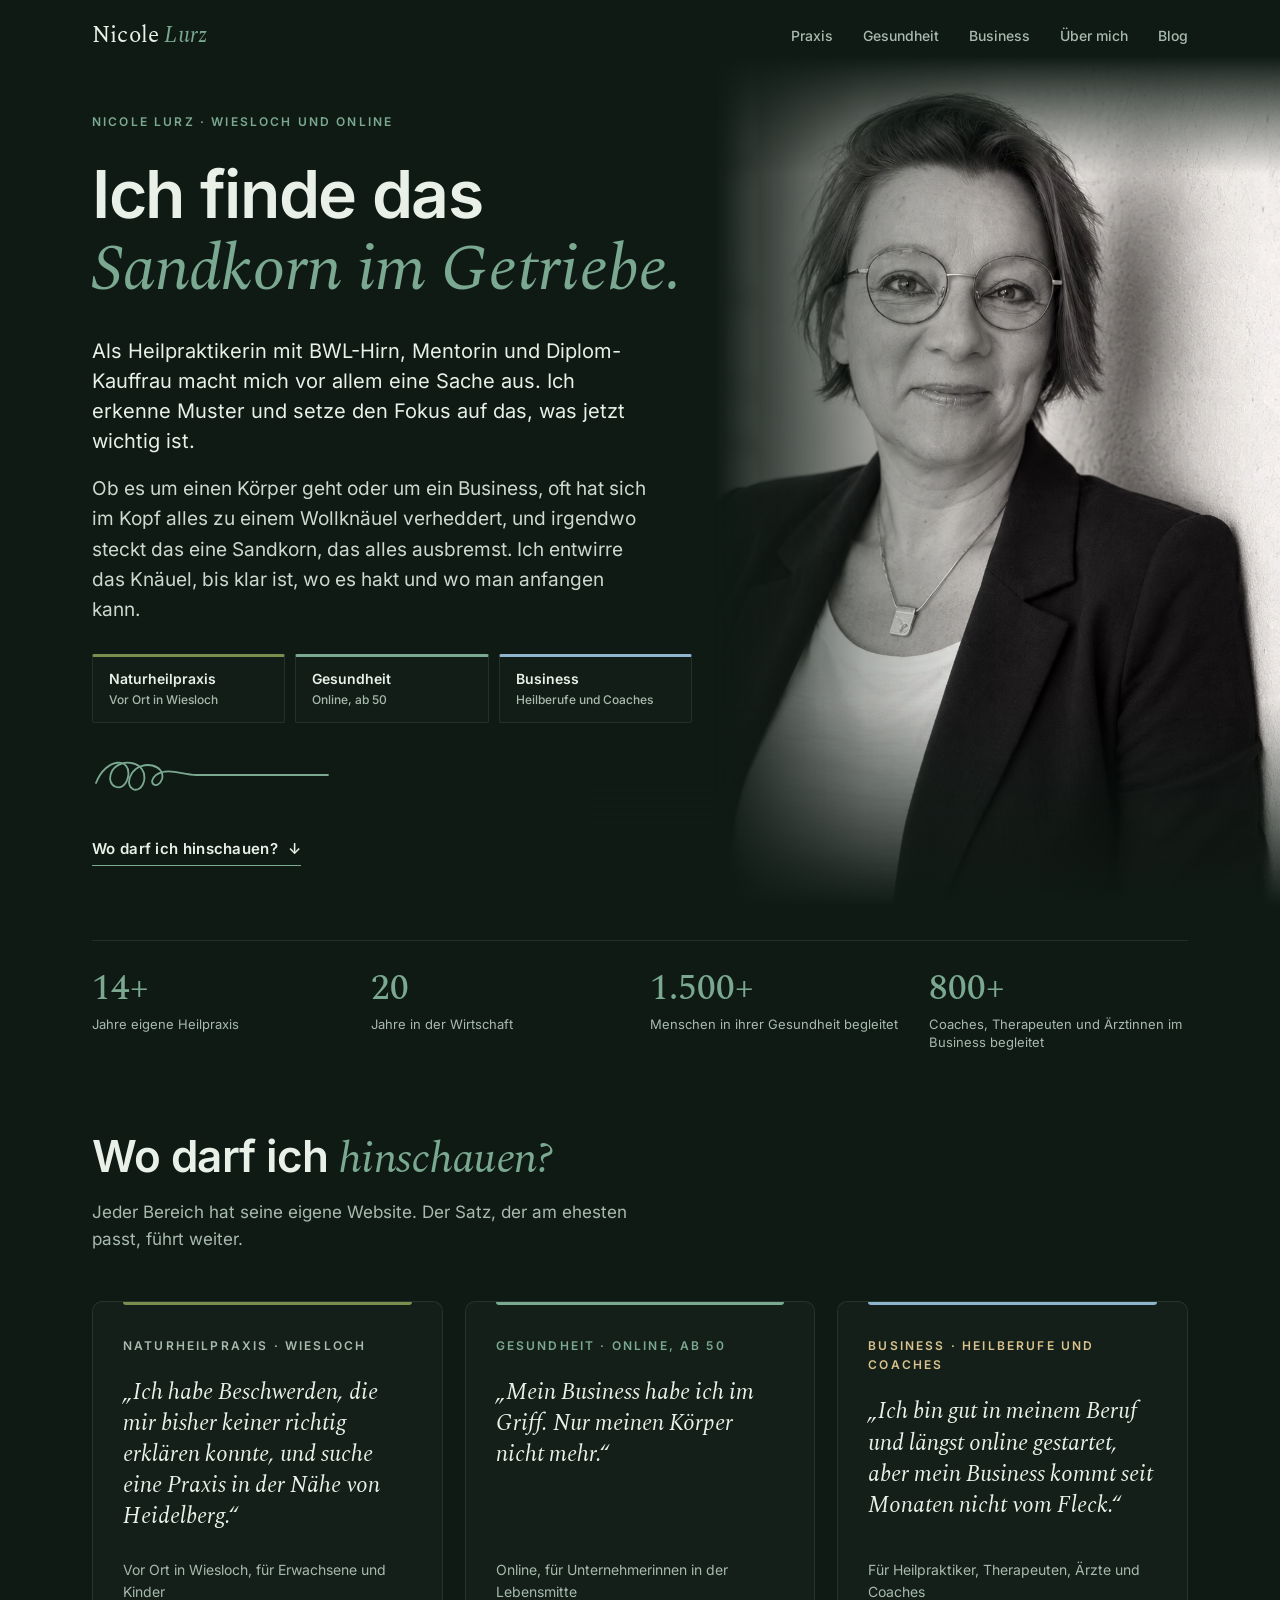
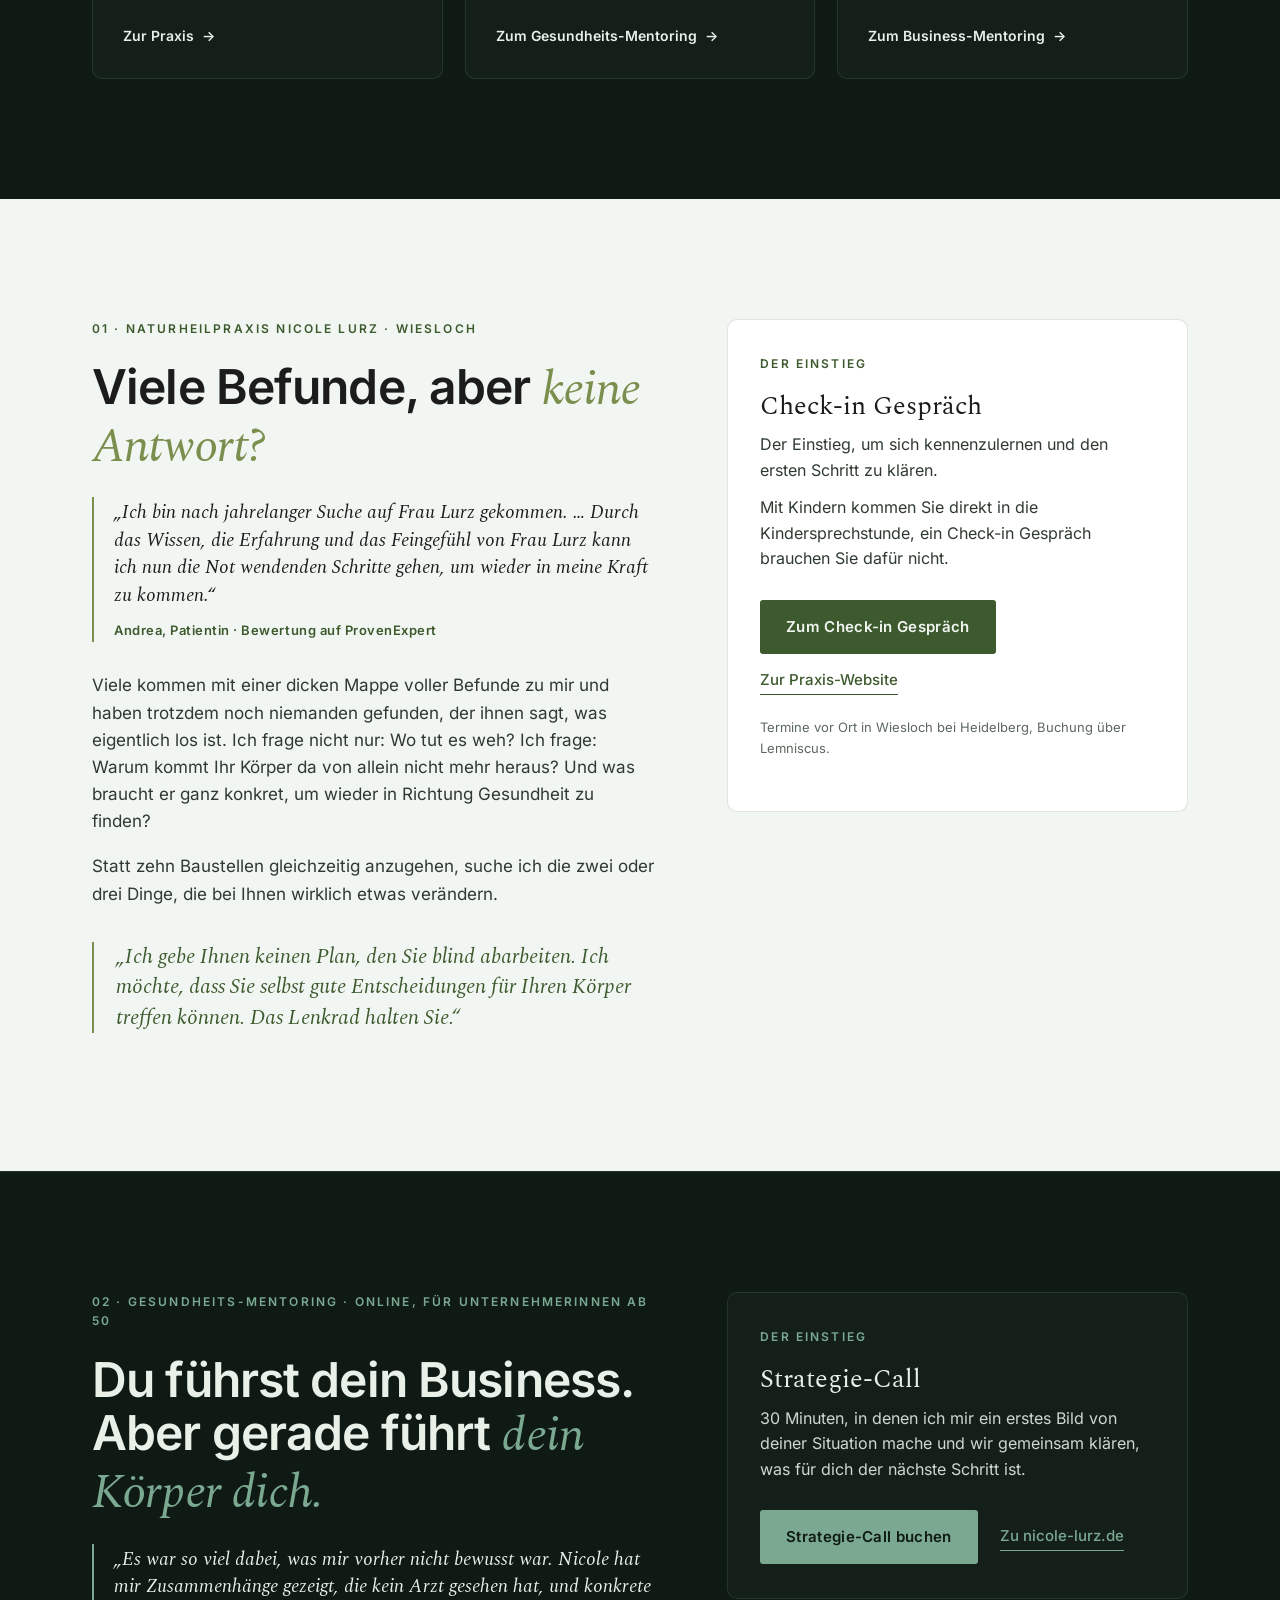
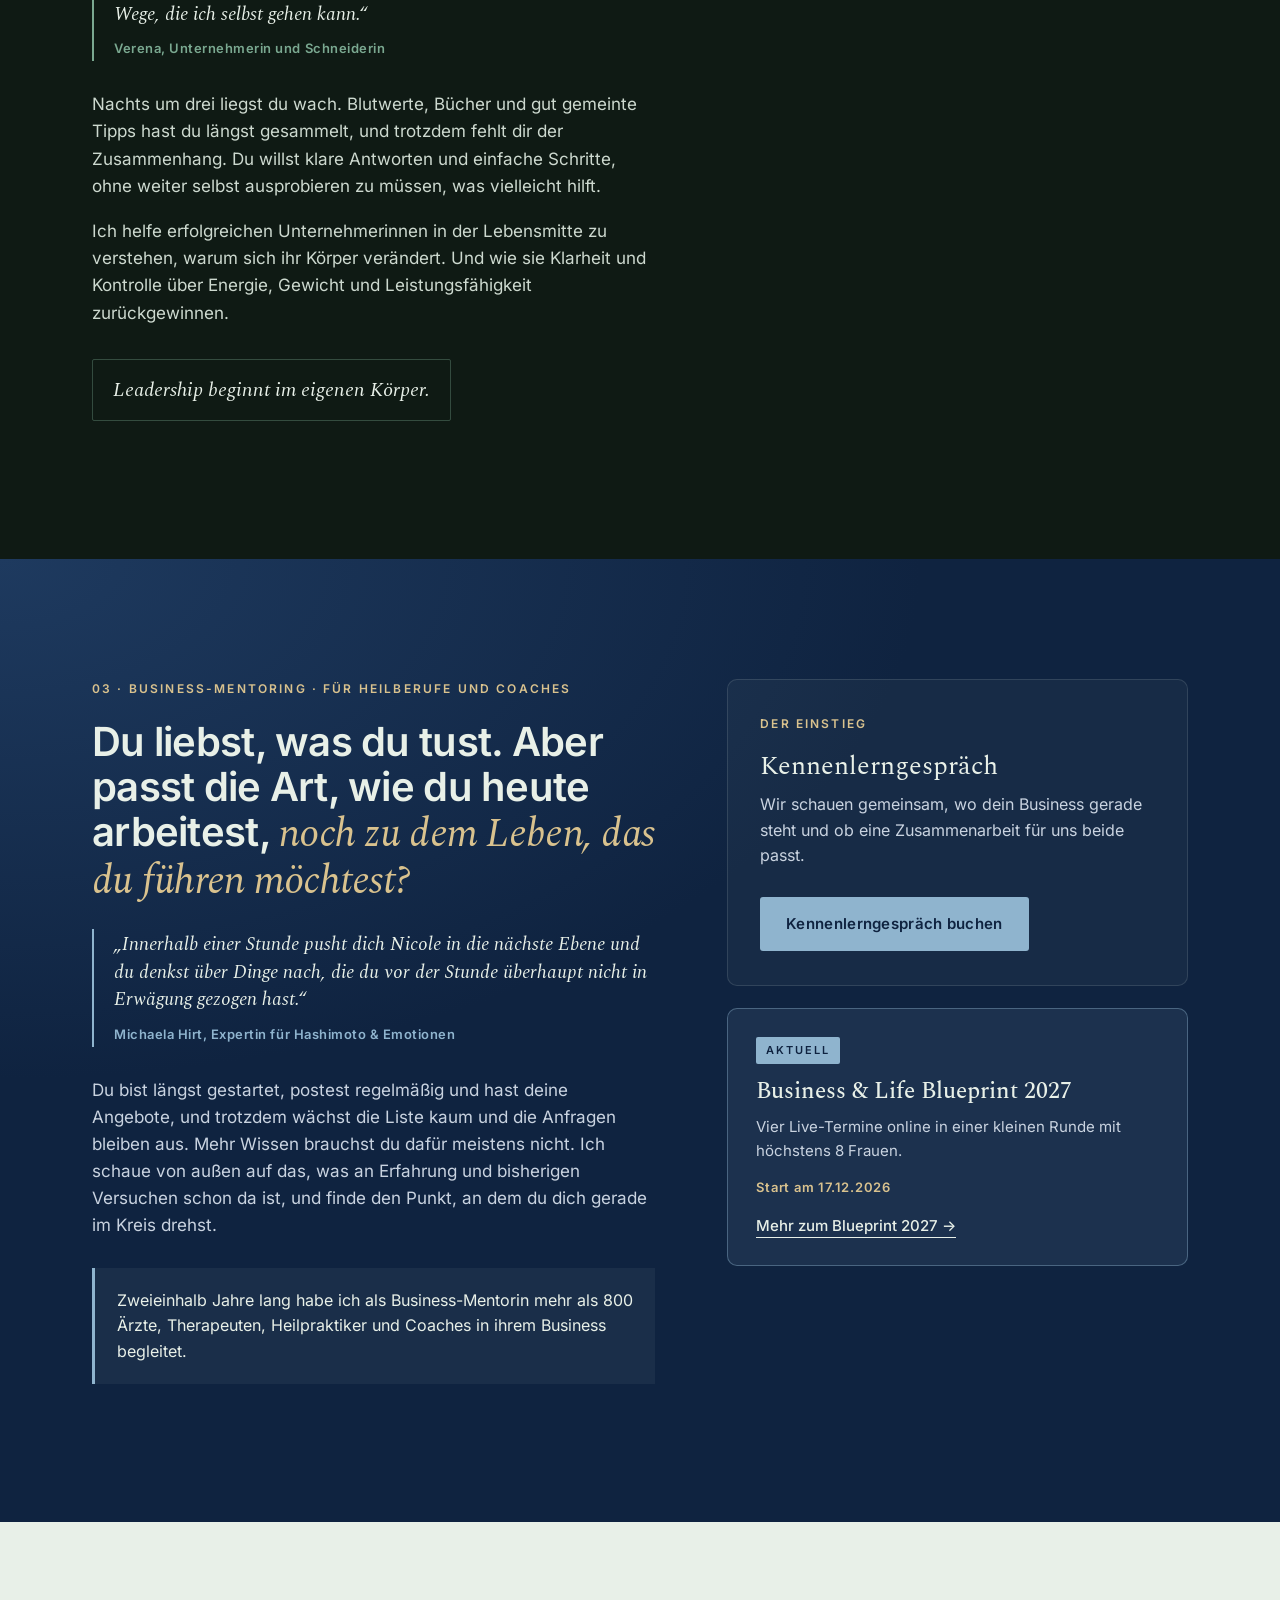
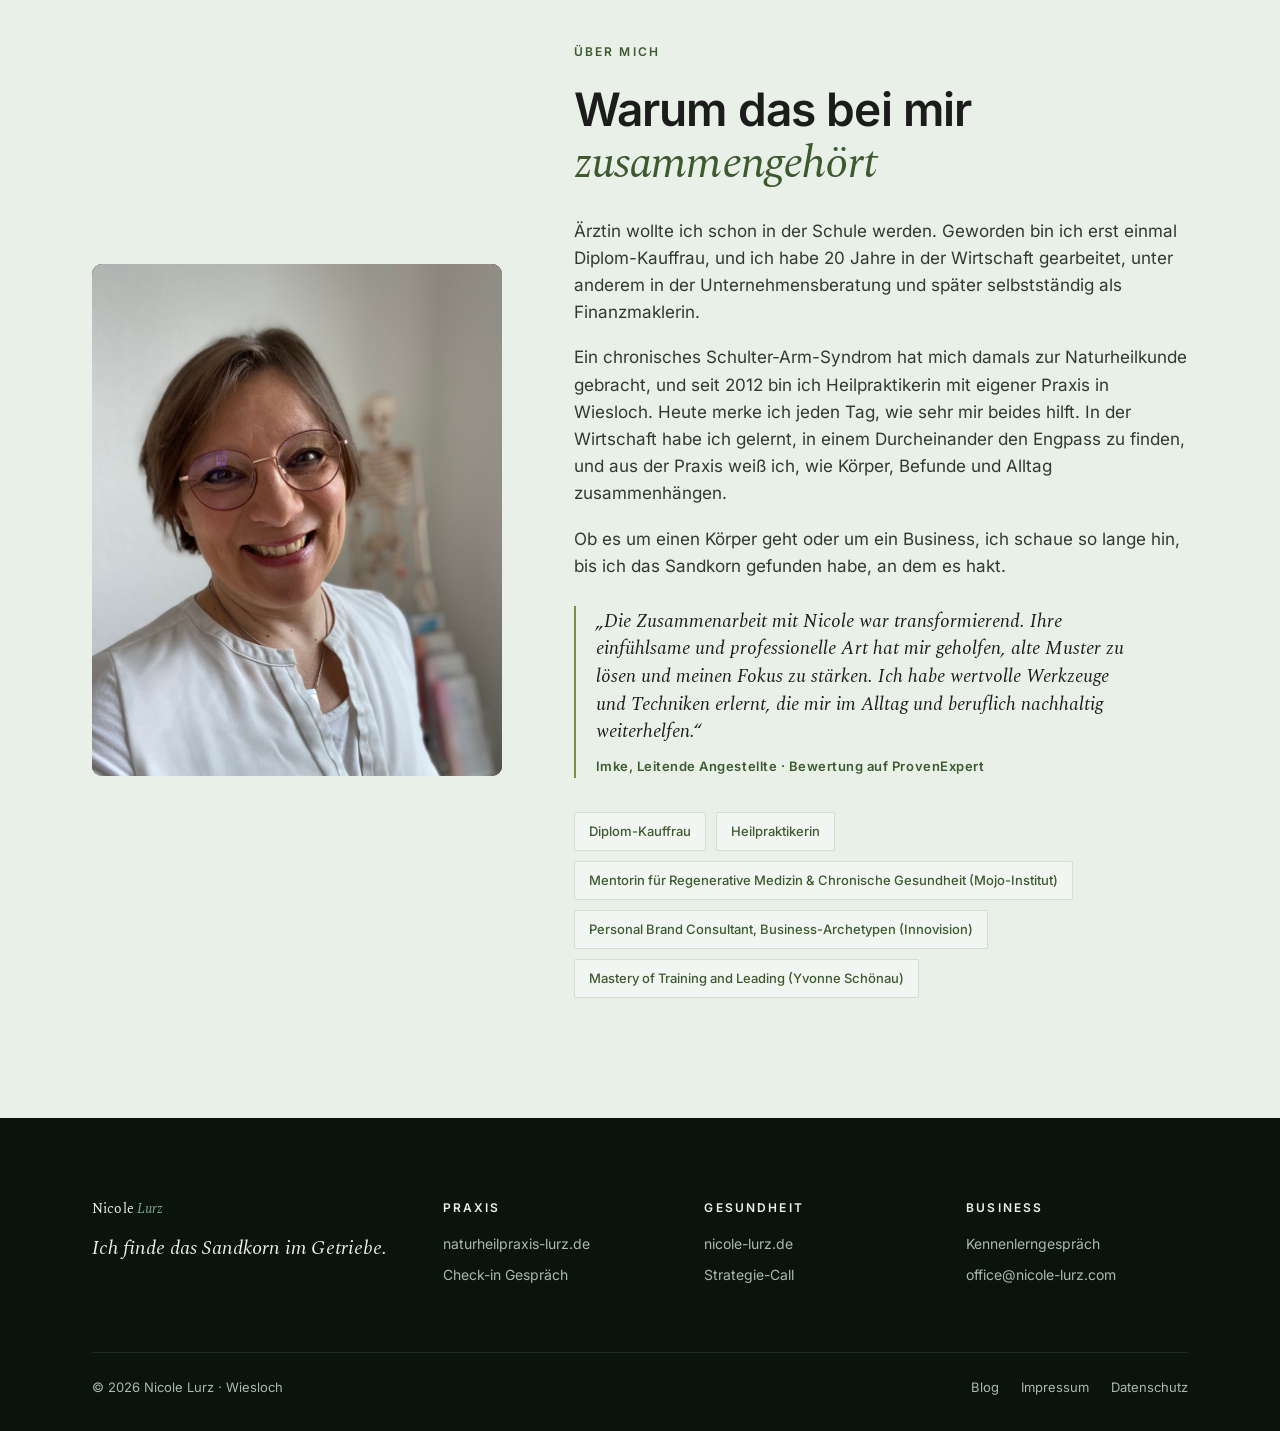
<file: index.html>
<!doctype html>
<html lang="de">
<head>
<meta charset="utf-8">
<meta name="viewport" content="width=device-width, initial-scale=1">
<title>Nicole Lurz · Heilpraktikerin, Gesundheits- und Business-Mentorin</title>
<meta name="description" content="Nicole Lurz ist Heilpraktikerin in Wiesloch und begleitet Unternehmerinnen ab 50 bei ihrer Gesundheit und Heilberufe und Coaches in ihrem Business.">
<link rel="canonical" href="https://nicole-lurz.com/">
<meta property="og:type" content="website">
<meta property="og:url" content="https://nicole-lurz.com/">
<meta property="og:title" content="Nicole Lurz · Ich finde das Sandkorn im Getriebe.">
<meta property="og:description" content="Naturheilpraxis in Wiesloch, Gesundheits-Mentoring für Unternehmerinnen ab 50 und Business-Mentoring für Heilberufe und Coaches.">
<meta property="og:image" content="https://nicole-lurz.com/images/nicole-sw.jpg">
<meta property="og:image:width" content="1122">
<meta property="og:image:height" content="1402">
<meta property="og:locale" content="de_DE">
<meta property="og:site_name" content="Nicole Lurz">
<script type="application/ld+json">
{
  "@context": "https://schema.org",
  "@graph": [
    {
      "@type": "WebSite",
      "@id": "https://nicole-lurz.com/#website",
      "url": "https://nicole-lurz.com/",
      "name": "Nicole Lurz",
      "inLanguage": "de",
      "publisher": {
        "@id": "https://nicole-lurz.com/#nicole"
      }
    },
    {
      "@type": "ProfilePage",
      "@id": "https://nicole-lurz.com/#seite",
      "url": "https://nicole-lurz.com/",
      "name": "Nicole Lurz · Heilpraktikerin, Gesundheits- und Business-Mentorin",
      "isPartOf": {
        "@id": "https://nicole-lurz.com/#website"
      },
      "mainEntity": {
        "@id": "https://nicole-lurz.com/#nicole"
      },
      "dateModified": "2026-11-17",
      "inLanguage": "de"
    },
    {
      "@type": "Person",
      "@id": "https://nicole-lurz.com/#nicole",
      "name": "Nicole Lurz",
      "jobTitle": "Heilpraktikerin, Gesundheits- und Business-Mentorin",
      "url": "https://nicole-lurz.com/",
      "image": "https://nicole-lurz.com/images/nicole-sw.jpg",
      "description": "Heilpraktikerin mit eigener Praxis in Wiesloch seit 2012, Diplom-Kauffrau und Mentorin für Regenerative Medizin und chronische Gesundheit. Begleitet Unternehmerinnen ab 50 bei ihrer Gesundheit und Heilberufe und Coaches in ihrem Business.",
      "hasCredential": [
        {
          "@type": "EducationalOccupationalCredential",
          "name": "Heilpraktikerin"
        },
        {
          "@type": "EducationalOccupationalCredential",
          "name": "Diplom-Kauffrau"
        }
      ],
      "knowsAbout": [
        "Naturheilkunde",
        "Regenerative Medizin",
        "Chronische Gesundheit",
        "Stoffwechsel",
        "Wechseljahre",
        "Business-Mentoring für Heilberufe und Coaches"
      ],
      "worksFor": {
        "@id": "https://naturheilpraxis-lurz.de/#praxis"
      },
      "sameAs": [
        "https://naturheilpraxis-lurz.de/",
        "https://nicole-lurz.de/"
      ]
    },
    {
      "@type": "LocalBusiness",
      "@id": "https://naturheilpraxis-lurz.de/#praxis",
      "name": "Naturheilpraxis Nicole Lurz",
      "url": "https://naturheilpraxis-lurz.de/",
      "foundingDate": "2012",
      "address": {
        "@type": "PostalAddress",
        "addressLocality": "Wiesloch",
        "addressCountry": "DE"
      },
      "founder": {
        "@id": "https://nicole-lurz.com/#nicole"
      }
    }
  ]
}
</script>
<link rel="icon" href="/favicon.svg" type="image/svg+xml">
<link rel="icon" href="/favicon-32.png" sizes="32x32">
<link rel="apple-touch-icon" href="/favicon-180.png">
<link rel="stylesheet" href="/fonts/fonts.css">
<style>
  /* Farben nur aus der DNA: design.md Online + Praxis-Website assets/style.css */
  :root{
    --tannenmoos:#0F1A14;
    --karte:#131F18;
    --dunkelgruen:#1F2D24;
    --tiefste:#0A130E;
    --seafoam:#7AA890;
    --seafoam-hover:#95C0A8;
    --salbei-hell:#A8BAB0;
    --fliesstext-hell:#CDD9CF;
    --fastweiss:#E8F0E8;
    --papier:#F2F6F2;
    --tinte:#1C1C1C;
    --praxis-salbei:#7A8F4E;
    --waldgruen:#3D5A2E;
    --nachtblau:#0F2340;
    --tiefblau:#1E3A5F;
    --wasserblau:#8FB4CE;
    --champagner:#D9C28E;
    --business-text:#C9D3E0;
    --linie-dunkel:rgba(122,168,144,.16);
    --linie-hell:rgba(61,90,46,.16);
    --serif:"Spectral",Georgia,serif;
    --sans:"Inter",system-ui,-apple-system,"Segoe UI",sans-serif;
    --breit:1160px;
  }
  *{box-sizing:border-box;margin:0;padding:0}
  html{scroll-behavior:smooth}
  body{font-family:var(--sans);background:var(--tannenmoos);color:var(--fliesstext-hell);font-size:17px;line-height:1.6;-webkit-font-smoothing:antialiased}
  img{max-width:100%;display:block}
  a{color:inherit}
  em{font-family:var(--serif);font-style:italic;font-weight:400}
  .wrap{max-width:var(--breit);margin:0 auto;padding:0 32px}
  .eyebrow{font-size:12px;font-weight:600;letter-spacing:.18em;text-transform:uppercase}

  /* ---------- NAV ---------- */
  .nav{position:fixed;inset:0 0 auto 0;z-index:20;transition:background .3s,border-color .3s;border-bottom:1px solid transparent}
  .nav.scrolled{background:rgba(15,26,20,.92);backdrop-filter:blur(10px);border-color:var(--linie-dunkel)}
  .nav .wrap{display:flex;align-items:center;justify-content:space-between;height:72px}
  .wortmarke{font-family:var(--serif);font-size:23px;text-decoration:none;color:var(--fastweiss);letter-spacing:.01em}
  .wortmarke .ll{font-style:italic;color:var(--seafoam);margin-left:.22em}
  .nav ul{display:flex;gap:30px;list-style:none}
  .nav ul a{text-decoration:none;font-size:14px;font-weight:500;color:var(--salbei-hell);transition:color .2s}
  .nav ul a:hover{color:var(--fastweiss)}

  /* ---------- HERO ---------- */
  .hero{padding:112px 0 40px;position:relative;overflow:hidden}
  .hero .wrap{display:grid;grid-template-columns:1.15fr .85fr;gap:48px;align-items:center}
  .hero .eyebrow{color:var(--seafoam);margin-bottom:28px}
  .hero h1{font-family:var(--sans);font-weight:600;color:var(--fastweiss);font-size:clamp(40px,5.4vw,66px);line-height:1.08;letter-spacing:-.02em;margin-bottom:30px}
  .hero h1 em{color:var(--seafoam);font-weight:400;letter-spacing:-.01em}
  .hero .lead{font-size:19px;max-width:560px;margin-bottom:18px;color:var(--fliesstext-hell)}
  .hero .lead + p{font-size:16px;max-width:540px;color:var(--salbei-hell)}
  .hero-cta{display:inline-flex;align-items:center;gap:10px;margin-top:36px;font-weight:600;font-size:15px;letter-spacing:.02em;color:var(--fastweiss);text-decoration:none;border-bottom:1px solid var(--seafoam);padding-bottom:4px;transition:gap .2s}
  .hero-cta:hover{gap:14px}
  .hero h1{max-width:620px}
  .hero .intro{font-size:20px;line-height:1.5;color:var(--fastweiss);max-width:560px;margin-bottom:18px}
  /* Personal-Brand-Foto mit versetztem Rahmen */
  .foto{position:relative;width:100%;max-width:430px;justify-self:end}
  .foto::before{content:"";position:absolute;inset:18px -18px -18px 18px;border:1px solid rgba(122,168,144,.4);border-radius:12px}
  .foto img{position:relative;width:100%;aspect-ratio:4/5;object-fit:cover;object-position:79% 0;border-radius:12px}
  /* Wollknäuel, das sich zu einer klaren Linie entwirrt */
  .entwirren{display:block;width:240px;height:44px;margin:30px 0 4px}
  .entwirren path{fill:none;stroke:var(--seafoam);stroke-width:1.8;stroke-linecap:round;stroke-dasharray:1;stroke-dashoffset:1;animation:zeichnen 2.4s cubic-bezier(.45,.05,.3,1) .3s forwards}
  @keyframes zeichnen{to{stroke-dashoffset:0}}

  /* ---------- WEGWEISER ---------- */
  .wegweiser{padding:70px 0 120px}
  .wegweiser h2{font-weight:600;color:var(--fastweiss);font-size:clamp(30px,3.6vw,44px);line-height:1.15;letter-spacing:-.015em;margin-bottom:14px}
  .wegweiser h2 em{color:var(--seafoam)}
  .wegweiser .sub{color:var(--salbei-hell);max-width:560px;margin-bottom:48px}
  .tueren{display:grid;grid-template-columns:repeat(3,1fr);gap:22px}
  .tuer{position:relative;display:flex;flex-direction:column;background:var(--karte);border:1px solid var(--linie-dunkel);border-radius:10px;padding:34px 30px 30px;text-decoration:none;transition:transform .25s ease-out,border-color .25s,background .25s}
  .tuer::before{content:"";position:absolute;left:30px;right:30px;top:0;height:3px;border-radius:0 0 3px 3px;background:var(--c)}
  .tuer:hover{transform:translateY(-4px);border-color:rgba(122,168,144,.35);background:var(--dunkelgruen)}
  .tuer .eyebrow{color:var(--c-text);margin-bottom:22px}
  .tuer blockquote{font-family:var(--serif);font-style:italic;font-size:23px;line-height:1.35;color:var(--fastweiss);margin-bottom:26px;flex:1}
  .tuer .meta{font-size:14px;color:var(--salbei-hell);margin-bottom:22px}
  .tuer .weiter{font-size:14px;font-weight:600;color:var(--fastweiss);display:flex;align-items:center;gap:8px;transition:gap .2s}
  .tuer:hover .weiter{gap:12px}
  .t-praxis{--c:var(--praxis-salbei);--c-text:#A8BAB0}
  .t-online{--c:var(--seafoam);--c-text:var(--seafoam)}
  .t-business{--c:var(--wasserblau);--c-text:var(--champagner)}

  /* ---------- RÄUME ---------- */
  .raum{padding:120px 0}
  .raum .wrap{display:grid;grid-template-columns:1.1fr .9fr;gap:72px;align-items:start}
  .raum .eyebrow{margin-bottom:22px}
  .raum h2{font-weight:600;font-size:clamp(32px,3.9vw,48px);line-height:1.12;letter-spacing:-.018em;margin-bottom:30px}
  .raum h2.lang{font-size:clamp(28px,3.2vw,40px)}
  .raum p{margin-bottom:18px;max-width:600px}
  .raum .zitat{margin-top:34px;padding-left:22px;font-family:var(--serif);font-style:italic;font-size:21px;line-height:1.45;max-width:560px}
  .angebote{border-radius:10px;padding:34px 32px}
  .angebote h3{font-size:12px;font-weight:600;letter-spacing:.18em;text-transform:uppercase;margin-bottom:18px}
  .angebot{padding:18px 0;border-top:1px solid}
  .angebot:first-of-type{border-top:none;padding-top:4px}
  .angebot strong{display:block;font-weight:600;font-size:17px;margin-bottom:3px}
  .angebot span{font-size:15px;display:block}
  .angebot .preis{margin-top:6px;font-weight:600;font-size:15px}
  .ctas{display:flex;flex-wrap:wrap;gap:14px 22px;align-items:center;margin-top:28px}
  .btn{display:inline-block;padding:15px 26px;border-radius:3px;font-weight:600;font-size:15px;letter-spacing:.02em;text-decoration:none;transition:background .2s,transform .2s}
  .btn:hover{transform:translateY(-1px)}
  .leise{font-size:15px;font-weight:500;text-decoration:none;border-bottom:1px solid;padding-bottom:2px}
  .hinweis{font-size:13px;margin-top:22px}
  .angebote .einstieg{font-family:var(--serif);font-size:26px;line-height:1.2;margin-bottom:10px}
  .angebote .was{font-size:16px;margin-bottom:4px}
  .angebote .was.kinder{margin-top:12px}
  .aktuell{margin-top:22px;border-radius:10px;padding:26px 28px;background:rgba(143,180,206,.10);border:1px solid rgba(143,180,206,.4)}
  .aktuell .marke{display:inline-block;font-size:11px;font-weight:700;letter-spacing:.18em;text-transform:uppercase;color:var(--nachtblau);background:var(--wasserblau);padding:5px 10px;border-radius:2px;margin-bottom:14px}
  .aktuell strong{display:block;font-family:var(--serif);font-weight:500;font-size:23px;line-height:1.25;color:var(--fastweiss);margin-bottom:8px}
  .aktuell p{font-size:15px;margin-bottom:14px;color:var(--business-text)}
  .aktuell .start{font-size:13px;font-weight:600;letter-spacing:.06em;color:var(--champagner);margin-bottom:14px}
  .stimme{margin:-6px 0 30px;padding:2px 0 2px 20px;max-width:560px}
  .stimme q{display:block;quotes:none;font-family:var(--serif);font-style:italic;font-size:19px;line-height:1.45}
  .stimme cite{display:block;margin-top:10px;font-style:normal;font-size:13px;font-weight:600;letter-spacing:.04em}
  .r-praxis .stimme{border-left:2px solid var(--praxis-salbei)}
  .r-praxis .stimme q{color:var(--tinte)}
  .r-praxis .stimme cite{color:var(--waldgruen)}
  .r-online .stimme{border-left:2px solid var(--seafoam)}
  .r-online .stimme q{color:var(--fastweiss)}
  .r-online .stimme cite{color:var(--seafoam)}
  .ueber .stimme{border-left:2px solid var(--praxis-salbei);margin:26px 0 0}
  .ueber .stimme q{color:var(--tinte)}
  .ueber .stimme cite{color:var(--waldgruen)}
  /* Drei Wege schon im ersten Bildschirm */
  .wege{display:grid;grid-template-columns:repeat(3,1fr);gap:10px;margin-top:28px;max-width:600px}
  .wege a{display:block;padding:13px 16px 14px;border:1px solid var(--linie-dunkel);border-top:3px solid var(--c);border-radius:2px;background:rgba(19,31,24,.72);text-decoration:none;font-size:14px;font-weight:600;line-height:1.35;color:var(--fastweiss);transition:background .2s,transform .2s}
  .wege a:hover{background:var(--dunkelgruen);transform:translateY(-2px)}
  .wege a span{display:block;font-size:12px;font-weight:500;color:var(--salbei-hell);margin-top:3px}
  /* Zahlen direkt unter dem Hero */
  .belege{padding:34px 0 10px}
  .belege .zahlen{margin:0;padding-top:30px;border-top:1px solid var(--linie-dunkel)}
  .belege .zahl strong{color:var(--seafoam)}
  .belege .zahl span{color:var(--salbei-hell)}
  .r-business .stimme{border-left:2px solid var(--wasserblau)}
  .r-business .stimme q{color:var(--fastweiss)}
  .r-business .stimme cite{color:var(--wasserblau)}
  /* SW-Foto randlos mit weichem Übergang (wie nicole-lurz.de) */
  .hero{min-height:min(820px,100vh)}
  .hero .wrap{display:block;position:relative;z-index:2}
  .hero .wrap>div{max-width:600px}
  .hero-bleed{position:absolute;top:56px;right:0;bottom:0;width:54%;z-index:1;pointer-events:none;margin:0}
  .hero-bleed img{width:100%;height:100%;object-fit:cover;object-position:50% 0%;filter:contrast(1.02) brightness(1.04);
    -webkit-mask-image:linear-gradient(90deg,transparent 0%,transparent 18%,rgba(0,0,0,.65) 40%,black 60%);
    mask-image:linear-gradient(90deg,transparent 0%,transparent 18%,rgba(0,0,0,.65) 40%,black 60%)}
  .hero-bleed::after{content:"";position:absolute;inset:0;background:linear-gradient(0deg,var(--tannenmoos) 0%,transparent 24%),linear-gradient(180deg,var(--tannenmoos) 0%,transparent 14%)}
  @media (max-width:1100px) and (min-width:961px){.hero .wrap>div{max-width:500px}}
  @media (max-width:960px){
    .hero{min-height:0;padding-top:72px}
    .hero-bleed{position:relative;top:0;width:100%;height:auto}
    .hero-bleed img{height:auto;aspect-ratio:4/3;object-position:50% 22%;
      -webkit-mask-image:linear-gradient(0deg,transparent 0%,black 30%,black 100%);
      mask-image:linear-gradient(0deg,transparent 0%,black 30%,black 100%)}
    .hero-bleed::after{background:linear-gradient(180deg,var(--tannenmoos) 0%,transparent 16%)}
    .hero .wrap{margin-top:-8px}
  }

  /* Praxis: hell, Sie-Form */
  .r-praxis{background:var(--papier);color:var(--tinte)}
  .r-praxis .eyebrow{color:var(--waldgruen)}
  .r-praxis h2{color:var(--tinte)}
  .r-praxis h2 em{color:var(--praxis-salbei)}
  .r-praxis p{color:#2f3a31}
  .r-praxis .zitat{border-left:2px solid var(--praxis-salbei);color:var(--waldgruen)}
  .r-praxis .angebote{background:#fff;border:1px solid var(--linie-hell)}
  .r-praxis .angebote h3{color:var(--waldgruen)}
  .r-praxis .einstieg{color:var(--tinte)}
  .r-praxis .was{color:#2f3a31}
  .r-praxis .angebot{border-color:var(--linie-hell)}
  .r-praxis .angebot span{color:#4a554c}
  .r-praxis .angebot .preis{color:var(--waldgruen)}
  .r-praxis .btn{background:var(--waldgruen);color:var(--papier)}
  .r-praxis .btn:hover{background:var(--tannenmoos)}
  .r-praxis .leise{color:var(--waldgruen)}
  .r-praxis .hinweis{color:#5d685f}

  /* Online-Mentoring: Tannenmoos, Du-Form */
  .r-online{background:var(--tannenmoos);border-top:1px solid var(--linie-dunkel)}
  .r-online .eyebrow{color:var(--seafoam)}
  .r-online h2{color:var(--fastweiss)}
  .r-online h2 em{color:var(--seafoam)}
  .claimband{display:inline-block;margin-top:14px;padding:14px 20px;border:1px solid rgba(122,168,144,.35);border-radius:2px;font-family:var(--serif);font-style:italic;font-size:20px;color:var(--fastweiss)}
  .r-online .angebote{background:var(--karte);border:1px solid var(--linie-dunkel)}
  .r-online .angebote h3{color:var(--seafoam)}
  .r-online .einstieg{color:var(--fastweiss)}
  .r-online .was{color:var(--fliesstext-hell)}
  .r-online .angebot{border-color:var(--linie-dunkel)}
  .r-online .angebot strong{color:var(--fastweiss)}
  .r-online .angebot span{color:var(--salbei-hell)}
  .r-online .angebot .preis{color:var(--seafoam)}
  .r-online .btn{background:var(--seafoam);color:var(--tannenmoos)}
  .r-online .btn:hover{background:var(--seafoam-hover)}
  .r-online .leise{color:var(--seafoam)}

  /* Business-Mentoring: Nachtblau, Wasserblau, Champagner nur im Text (Dachmarke-DNA 15./16.11.2026), Du-Form */
  .r-business{background:radial-gradient(120% 90% at 0% 0%,var(--tiefblau) 0%,var(--nachtblau) 60%);color:var(--fastweiss)}
  .r-business .eyebrow{color:var(--champagner)}
  .r-business h2{color:var(--fastweiss)}
  .r-business h2 em{color:var(--champagner)}
  .r-business p{color:var(--business-text)}
  .r-business .beleg{margin-top:28px;padding:20px 22px;border-left:3px solid var(--wasserblau);background:rgba(232,240,232,.05);font-size:16px;color:var(--fastweiss)}
  .r-business .angebote{background:rgba(232,240,232,.04);border:1px solid rgba(232,240,232,.12)}
  .r-business .angebote h3{color:var(--champagner)}
  .r-business .einstieg{color:var(--fastweiss)}
  .r-business .was{color:var(--business-text)}
  .r-business .angebot{border-color:rgba(232,240,232,.12)}
  .r-business .angebot strong{color:var(--fastweiss)}
  .r-business .angebot span{color:var(--business-text)}
  .r-business .angebot .preis{color:var(--wasserblau)}
  .r-business .btn{background:var(--wasserblau);color:var(--nachtblau)}
  .r-business .btn:hover{background:var(--fastweiss)}
  .r-business .leise{color:var(--fastweiss)}

  /* ---------- ÜBER MICH ---------- */
  .ueber{background:var(--fastweiss);color:var(--tinte);padding:120px 0}
  .ueber .wrap{display:grid;grid-template-columns:.8fr 1.2fr;gap:72px;align-items:center}
  .portrait{border-radius:10px;overflow:hidden;aspect-ratio:4/5;background:var(--dunkelgruen)}
  .portrait img{width:100%;height:100%;object-fit:cover;object-position:center 20%}
  .ueber .eyebrow{color:var(--waldgruen);margin-bottom:22px}
  .ueber h2{font-weight:600;font-size:clamp(32px,3.9vw,46px);line-height:1.12;letter-spacing:-.018em;margin-bottom:28px}
  .ueber h2 em{color:var(--waldgruen)}
  .ueber p{margin-bottom:18px;color:#2f3a31;max-width:620px}
  .zahlen{display:grid;grid-template-columns:repeat(4,1fr);gap:20px;margin:38px 0 26px;padding-top:30px;border-top:1px solid var(--linie-hell)}
  .zahl strong{display:block;font-family:var(--serif);font-weight:500;font-size:36px;line-height:1;color:var(--waldgruen);margin-bottom:8px}
  .zahl span{font-size:13px;line-height:1.4;color:#4a554c;display:block}
  .pills{display:flex;flex-wrap:wrap;gap:10px;margin-top:34px}
  .pills li{list-style:none;font-size:13px;font-weight:500;padding:8px 14px;border:1px solid var(--linie-hell);border-radius:2px;color:var(--waldgruen);background:var(--papier)}

  /* ---------- FOOTER ---------- */
  footer{background:var(--tiefste);padding:80px 0 34px;color:var(--salbei-hell)}
  .fuss{display:grid;grid-template-columns:1.4fr 1fr 1fr 1fr;gap:40px}
  .fuss .claim{font-family:var(--serif);font-style:italic;font-size:20px;color:var(--fastweiss);margin-top:14px;max-width:300px;line-height:1.4}
  .fuss h4{font-size:12px;font-weight:600;letter-spacing:.18em;text-transform:uppercase;color:var(--fastweiss);margin-bottom:16px}
  .fuss a{display:block;font-size:14px;text-decoration:none;margin-bottom:9px;transition:color .2s}
  .fuss a:hover{color:var(--fastweiss)}
  .fuss-unten{display:flex;justify-content:space-between;flex-wrap:wrap;gap:14px;margin-top:56px;padding-top:24px;border-top:1px solid var(--linie-dunkel);font-size:13px}
  .fuss-unten a{text-decoration:none;margin-left:18px}
  .fuss-unten a:hover{color:var(--fastweiss)}

  /* ---------- REVEAL ---------- */
  .reveal{opacity:0;transform:translateY(22px);transition:opacity .7s ease-out,transform .7s ease-out}
  .reveal.in{opacity:1;transform:none}
  .d1{transition-delay:.08s}.d2{transition-delay:.16s}

  @media (prefers-reduced-motion:reduce){
    html{scroll-behavior:auto}
    .entwirren path{animation:none;stroke-dashoffset:0}
    .reveal{opacity:1;transform:none;transition:none}
    .tuer,.btn,.hero-cta,.wege a{transition:none}
  }

  /* ---------- MOBIL ---------- */
  @media (max-width:960px){
    .hero .wrap,.raum .wrap,.ueber .wrap{grid-template-columns:1fr;gap:48px}
    .foto{max-width:300px;order:-1;justify-self:start}
    .foto::before{inset:12px -12px -12px 12px}
    .hero{padding-top:110px}
    .tueren{grid-template-columns:1fr}
    .fuss{grid-template-columns:1fr 1fr}
    .zahlen{grid-template-columns:1fr 1fr}
    .portrait{max-width:420px}
    .nav ul li.breit{display:none}
    .nav ul{gap:18px}
  }
  @media (max-width:560px){
    .wrap{padding:0 16px}
    .nav ul{gap:12px}
    .nav ul a{font-size:13px}
    .wortmarke{font-size:20px}
    body{font-size:16px}
    .hero .lead{font-size:17px}
    .hero .intro{font-size:18px}
    .foto{max-width:230px}
    .foto img{aspect-ratio:1/1;object-position:79% 10%}
    .raum,.ueber{padding:84px 0}
    .wegweiser{padding:50px 0 84px}
    .angebote{padding:26px 22px}
    .tuer{padding:30px 22px 24px}
    .tuer::before{left:22px;right:22px}
    .tuer blockquote{font-size:21px}
    .fuss{grid-template-columns:1fr}
    .wege{grid-template-columns:1fr}
    .belege{padding-top:44px}
    .fuss-unten a{margin:0 18px 0 0}
  }
</style>
<!-- GoatCounter: anonymer Seitenzähler, keine Cookies, keine personenbezogenen
     Daten, läuft deshalb unabhängig vom Consent-Banner. Domain vor dem Pfad,
     damit sich die Zahlen nicht mit nicole-lurz.de im selben Konto mischen. -->
<script>window.goatcounter = { path: function (p) { return location.host + p } };</script>
<script data-goatcounter="https://nicolelurz.goatcounter.com/count" async src="//gc.zgo.at/count.js"></script>
</head>
<body>

<nav class="nav" id="nav">
  <div class="wrap">
    <a class="wortmarke" href="#top"><span class="lf">Nicole</span><span class="ll">Lurz</span></a>
    <ul>
      <li><a href="#praxis">Praxis</a></li>
      <li><a href="#online">Gesundheit</a></li>
      <li><a href="#business">Business</a></li>
      <li class="breit"><a href="#ueber">Über mich</a></li>
      <li><a href="/blog/">Blog</a></li>
    </ul>
  </div>
</nav>

<header class="hero" id="top">
  <figure class="hero-bleed"><img src="/images/nicole-sw.jpg" alt="Nicole Lurz, Heilpraktikerin, Gesundheits- und Business-Mentorin" fetchpriority="high"></figure>
  <div class="wrap">
    <div>
      <p class="eyebrow">Nicole Lurz · Wiesloch und online</p>
      <h1>Ich finde das <em>Sandkorn im Getriebe.</em></h1>
      <p class="intro">Als Heilpraktikerin mit BWL-Hirn, Mentorin und Diplom-Kauffrau macht mich vor allem eine Sache aus. Ich erkenne Muster und setze den Fokus auf das, was jetzt wichtig ist.</p>
      <p class="lead">Ob es um einen Körper geht oder um ein Business, oft hat sich im Kopf alles zu einem Wollknäuel verheddert, und irgendwo steckt das eine Sandkorn, das alles ausbremst. Ich entwirre das Knäuel, bis klar ist, wo es hakt und wo man anfangen kann.</p>
      <nav class="wege" aria-label="Die drei Bereiche">
        <a class="t-praxis" href="#praxis">Naturheilpraxis<span>Vor Ort in Wiesloch</span></a>
        <a class="t-online" href="#online">Gesundheit<span>Online, ab 50</span></a>
        <a class="t-business" href="#business">Business<span>Heilberufe und Coaches</span></a>
      </nav>
      <!-- Wollknäuel, das sich zu einer klaren Linie entwirrt -->
      <svg class="entwirren" viewBox="0 0 240 44" aria-hidden="true">
        <path pathLength="1" d="M4 30 C14 4 40 4 36 24 C32 42 12 34 20 18 C28 4 56 8 52 28 C48 44 30 36 40 20 C50 6 74 12 70 26 C66 38 54 30 64 22 C76 14 90 22 104 22 L236 22"/>
      </svg>
      <a class="hero-cta" href="#wegweiser">Wo darf ich hinschauen? <span aria-hidden="true">↓</span></a>
    </div>

  </div>
</header>

<section class="belege" aria-label="Erfahrung in Zahlen">
  <div class="wrap">
    <div class="zahlen reveal">
      <div class="zahl"><strong>14+</strong><span>Jahre eigene Heilpraxis</span></div>
      <div class="zahl"><strong>20</strong><span>Jahre in der Wirtschaft</span></div>
      <div class="zahl"><strong>1.500+</strong><span>Menschen in ihrer Gesundheit begleitet</span></div>
      <div class="zahl"><strong>800+</strong><span>Coaches, Therapeuten und Ärztinnen im Business begleitet</span></div>
    </div>
  </div>
</section>

<section class="wegweiser" id="wegweiser">
  <div class="wrap">
    <h2 class="reveal">Wo darf ich <em>hinschauen?</em></h2>
    <p class="sub reveal">Jeder Bereich hat seine eigene Website. Der Satz, der am ehesten passt, führt weiter.</p>

    <div class="tueren">
      <a class="tuer t-praxis reveal" href="#praxis">
        <p class="eyebrow">Naturheilpraxis · Wiesloch</p>
        <blockquote>„Ich habe Beschwerden, die mir bisher keiner richtig erklären konnte, und suche eine Praxis in der Nähe von Heidelberg.“</blockquote>
        <p class="meta">Vor Ort in Wiesloch, für Erwachsene und Kinder</p>
        <span class="weiter">Zur Praxis <span aria-hidden="true">→</span></span>
      </a>
      <a class="tuer t-online reveal d1" href="#online">
        <p class="eyebrow">Gesundheit · online, ab 50</p>
        <blockquote>„Mein Business habe ich im Griff. Nur meinen Körper nicht mehr.“</blockquote>
        <p class="meta">Online, für Unternehmerinnen in der Lebensmitte</p>
        <span class="weiter">Zum Gesundheits-Mentoring <span aria-hidden="true">→</span></span>
      </a>
      <a class="tuer t-business reveal d2" href="#business">
        <p class="eyebrow">Business · Heilberufe und Coaches</p>
        <blockquote>„Ich bin gut in meinem Beruf und längst online gestartet, aber mein Business kommt seit Monaten nicht vom Fleck.“</blockquote>
        <p class="meta">Für Heilpraktiker, Therapeuten, Ärzte und Coaches</p>
        <span class="weiter">Zum Business-Mentoring <span aria-hidden="true">→</span></span>
      </a>
    </div>
  </div>
</section>

<!-- RAUM 1 · PRAXIS (Sie-Form) -->
<section class="raum r-praxis" id="praxis">
  <div class="wrap">
    <div>
      <p class="eyebrow reveal">01 · Naturheilpraxis Nicole Lurz · Wiesloch</p>
      <h2 class="reveal">Viele Befunde, aber <em>keine Antwort?</em></h2>
      <blockquote class="stimme reveal"><q>„Ich bin nach jahrelanger Suche auf Frau Lurz gekommen. … Durch das Wissen, die Erfahrung und das Feingefühl von Frau Lurz kann ich nun die Not wendenden Schritte gehen, um wieder in meine Kraft zu kommen.“</q><cite>Andrea, Patientin · Bewertung auf ProvenExpert</cite></blockquote>
      <p class="reveal">Viele kommen mit einer dicken Mappe voller Befunde zu mir und haben trotzdem noch niemanden gefunden, der ihnen sagt, was eigentlich los ist. Ich frage nicht nur: Wo tut es weh? Ich frage: Warum kommt Ihr Körper da von allein nicht mehr heraus? Und was braucht er ganz konkret, um wieder in Richtung Gesundheit zu finden?</p>
      <p class="reveal">Statt zehn Baustellen gleichzeitig anzugehen, suche ich die zwei oder drei Dinge, die bei Ihnen wirklich etwas verändern.</p>
      <p class="zitat reveal">„Ich gebe Ihnen keinen Plan, den Sie blind abarbeiten. Ich möchte, dass Sie selbst gute Entscheidungen für Ihren Körper treffen können. Das Lenkrad halten Sie.“</p>
    </div>
    <div class="angebote reveal d1">
      <h3>Der Einstieg</h3>
      <p class="einstieg">Check-in Gespräch</p>
      <p class="was">Der Einstieg, um sich kennenzulernen und den ersten Schritt zu klären.</p>
      <p class="was kinder">Mit Kindern kommen Sie direkt in die Kindersprechstunde, ein Check-in Gespräch brauchen Sie dafür nicht.</p>
      <div class="ctas">
        <a class="btn" href="https://naturheilpraxis-lurz.de/termin-ablauf/">Zum Check-in Gespräch</a>
        <a class="leise" href="https://naturheilpraxis-lurz.de/">Zur Praxis-Website</a>
      </div>
      <p class="hinweis">Termine vor Ort in Wiesloch bei Heidelberg, Buchung über Lemniscus.</p>
    </div>
  </div>
</section>

<!-- RAUM 2 · ONLINE-MENTORING (Du-Form) -->
<section class="raum r-online" id="online">
  <div class="wrap">
    <div>
      <p class="eyebrow reveal">02 · Gesundheits-Mentoring · online, für Unternehmerinnen ab 50</p>
      <h2 class="reveal">Du führst dein Business. Aber gerade führt <em>dein Körper dich.</em></h2>
      <blockquote class="stimme reveal"><q>„Es war so viel dabei, was mir vorher nicht bewusst war. Nicole hat mir Zusammenhänge gezeigt, die kein Arzt gesehen hat, und konkrete Wege, die ich selbst gehen kann.“</q><cite>Verena, Unternehmerin und Schneiderin</cite></blockquote>
      <p class="reveal">Nachts um drei liegst du wach. Blutwerte, Bücher und gut gemeinte Tipps hast du längst gesammelt, und trotzdem fehlt dir der Zusammenhang. Du willst klare Antworten und einfache Schritte, ohne weiter selbst ausprobieren zu müssen, was vielleicht hilft.</p>
      <p class="reveal">Ich helfe erfolgreichen Unternehmerinnen in der Lebensmitte zu verstehen, warum sich ihr Körper verändert. Und wie sie Klarheit und Kontrolle über Energie, Gewicht und Leistungsfähigkeit zurückgewinnen.</p>
      <p class="claimband reveal">Leadership beginnt im eigenen Körper.</p>
    </div>
    <div class="angebote reveal d1">
      <h3>Der Einstieg</h3>
      <p class="einstieg">Strategie-Call</p>
      <p class="was">30 Minuten, in denen ich mir ein erstes Bild von deiner Situation mache und wir gemeinsam klären, was für dich der nächste Schritt ist.</p>
      <div class="ctas">
        <a class="btn" href="https://nicole-lurz.de/strategie-call/">Strategie-Call buchen</a>
        <a class="leise" href="https://nicole-lurz.de/">Zu nicole-lurz.de</a>
      </div>
    </div>
  </div>
</section>

<!-- RAUM 3 · BUSINESS-MENTORING (Du-Form) -->
<section class="raum r-business" id="business">
  <div class="wrap">
    <div>
      <p class="eyebrow reveal">03 · Business-Mentoring · für Heilberufe und Coaches</p>
      <h2 class="lang reveal">Du liebst, was du tust. Aber passt die Art, wie du heute arbeitest, <em>noch zu dem Leben, das du führen möchtest?</em></h2>
      <blockquote class="stimme reveal"><q>„Innerhalb einer Stunde pusht dich Nicole in die nächste Ebene und du denkst über Dinge nach, die du vor der Stunde überhaupt nicht in Erwägung gezogen hast.“</q><cite>Michaela Hirt, Expertin für Hashimoto &amp; Emotionen</cite></blockquote>
      <p class="reveal">Du bist längst gestartet, postest regelmäßig und hast deine Angebote, und trotzdem wächst die Liste kaum und die Anfragen bleiben aus. Mehr Wissen brauchst du dafür meistens nicht. Ich schaue von außen auf das, was an Erfahrung und bisherigen Versuchen schon da ist, und finde den Punkt, an dem du dich gerade im Kreis drehst.</p>
      <p class="beleg reveal">Zweieinhalb Jahre lang habe ich als Business-Mentorin mehr als 800 Ärzte, Therapeuten, Heilpraktiker und Coaches in ihrem Business begleitet.</p>
    </div>
    <div>
      <div class="angebote reveal d1">
        <h3>Der Einstieg</h3>
        <p class="einstieg">Kennenlerngespräch</p>
        <p class="was">Wir schauen gemeinsam, wo dein Business gerade steht und ob eine Zusammenarbeit für uns beide passt.</p>
        <div class="ctas">
          <a class="btn" href="https://tidycal.com/nicole-lurz/bbsc">Kennenlerngespräch buchen</a>
        </div>
      </div>
      <div class="aktuell reveal d2" data-bis="2026-12-17">
        <span class="marke">Aktuell</span>
        <strong>Business &amp; Life Blueprint 2027</strong>
        <p>Vier Live-Termine online in einer kleinen Runde mit höchstens 8 Frauen.</p>
        <p class="start">Start am 17.12.2026</p>
        <a class="leise" href="/blueprint-2027/">Mehr zum Blueprint 2027 <span aria-hidden="true">→</span></a>
      </div>
    </div>
  </div>
</section>

<!-- ÜBER MICH (Ich-Form, ohne Anrede) -->
<section class="ueber" id="ueber">
  <div class="wrap">
    <div class="portrait reveal">
      <img src="/images/nicole-portrait.jpg" alt="Nicole Lurz" loading="lazy">
    </div>
    <div>
      <p class="eyebrow reveal">Über mich</p>
      <h2 class="reveal">Warum das bei mir <em>zusammengehört</em></h2>
      <p class="reveal">Ärztin wollte ich schon in der Schule werden. Geworden bin ich erst einmal Diplom-Kauffrau, und ich habe 20 Jahre in der Wirtschaft gearbeitet, unter anderem in der Unternehmensberatung und später selbstständig als Finanzmaklerin.</p>
      <p class="reveal">Ein chronisches Schulter-Arm-Syndrom hat mich damals zur Naturheilkunde gebracht, und seit 2012 bin ich Heilpraktikerin mit eigener Praxis in Wiesloch. Heute merke ich jeden Tag, wie sehr mir beides hilft. In der Wirtschaft habe ich gelernt, in einem Durcheinander den Engpass zu finden, und aus der Praxis weiß ich, wie Körper, Befunde und Alltag zusammenhängen.</p>
      <p class="reveal">Ob es um einen Körper geht oder um ein Business, ich schaue so lange hin, bis ich das Sandkorn gefunden habe, an dem es hakt.</p>
      <blockquote class="stimme reveal">
        <q>„Die Zusammenarbeit mit Nicole war transformierend. Ihre einfühlsame und professionelle Art hat mir geholfen, alte Muster zu lösen und meinen Fokus zu stärken. Ich habe wertvolle Werkzeuge und Techniken erlernt, die mir im Alltag und beruflich nachhaltig weiterhelfen.“</q>
        <cite>Imke, Leitende Angestellte · Bewertung auf ProvenExpert</cite>
      </blockquote>
      <ul class="pills reveal">
        <li>Diplom-Kauffrau</li>
        <li>Heilpraktikerin</li>
        <li>Mentorin für Regenerative Medizin &amp; Chronische Gesundheit (Mojo-Institut)</li>
        <li>Personal Brand Consultant, Business-Archetypen (Innovision)</li>
        <li>Mastery of Training and Leading (Yvonne Schönau)</li>
      </ul>
    </div>
  </div>
</section>

<footer>
  <div class="wrap">
    <div class="fuss">
      <div>
        <a class="wortmarke" href="#top"><span class="lf">Nicole</span><span class="ll">Lurz</span></a>
        <p class="claim">Ich finde das Sandkorn im Getriebe.</p>
      </div>
      <div>
        <h4>Praxis</h4>
        <a href="https://naturheilpraxis-lurz.de/">naturheilpraxis-lurz.de</a>
        <a href="https://naturheilpraxis-lurz.de/termin-ablauf/">Check-in Gespräch</a>
      </div>
      <div>
        <h4>Gesundheit</h4>
        <a href="https://nicole-lurz.de/">nicole-lurz.de</a>
        <a href="https://nicole-lurz.de/strategie-call/">Strategie-Call</a>
      </div>
      <div>
        <h4>Business</h4>
        <a href="https://tidycal.com/nicole-lurz/bbsc">Kennenlerngespräch</a>
        <a href="mailto:office@nicole-lurz.com">office@nicole-lurz.com</a>
      </div>
    </div>
    <div class="fuss-unten">
      <span>© <span id="jahr">2026</span> Nicole Lurz · Wiesloch</span>
      <span>
        <a href="/blog/">Blog</a>
        <a href="https://nicole-lurz.de/impressum/">Impressum</a>
        <a href="https://nicole-lurz.de/datenschutz/">Datenschutz</a>
      </span>
    </div>
  </div>
</footer>

<script>
  document.getElementById('jahr').textContent = new Date().getFullYear();
  document.querySelectorAll('[data-bis]').forEach(el => {
    if (new Date() > new Date(el.dataset.bis + 'T23:59:59')) el.remove();
  });

  const nav = document.getElementById('nav');
  const onScroll = () => nav.classList.toggle('scrolled', window.scrollY > 40);
  onScroll();
  window.addEventListener('scroll', onScroll, {passive:true});

  const io = new IntersectionObserver(entries => {
    entries.forEach(e => { if (e.isIntersecting) { e.target.classList.add('in'); io.unobserve(e.target); } });
  }, {threshold:.12, rootMargin:'0px 0px -6% 0px'});
  document.querySelectorAll('.reveal').forEach(el => io.observe(el));
</script>
</body>
</html>
</file>
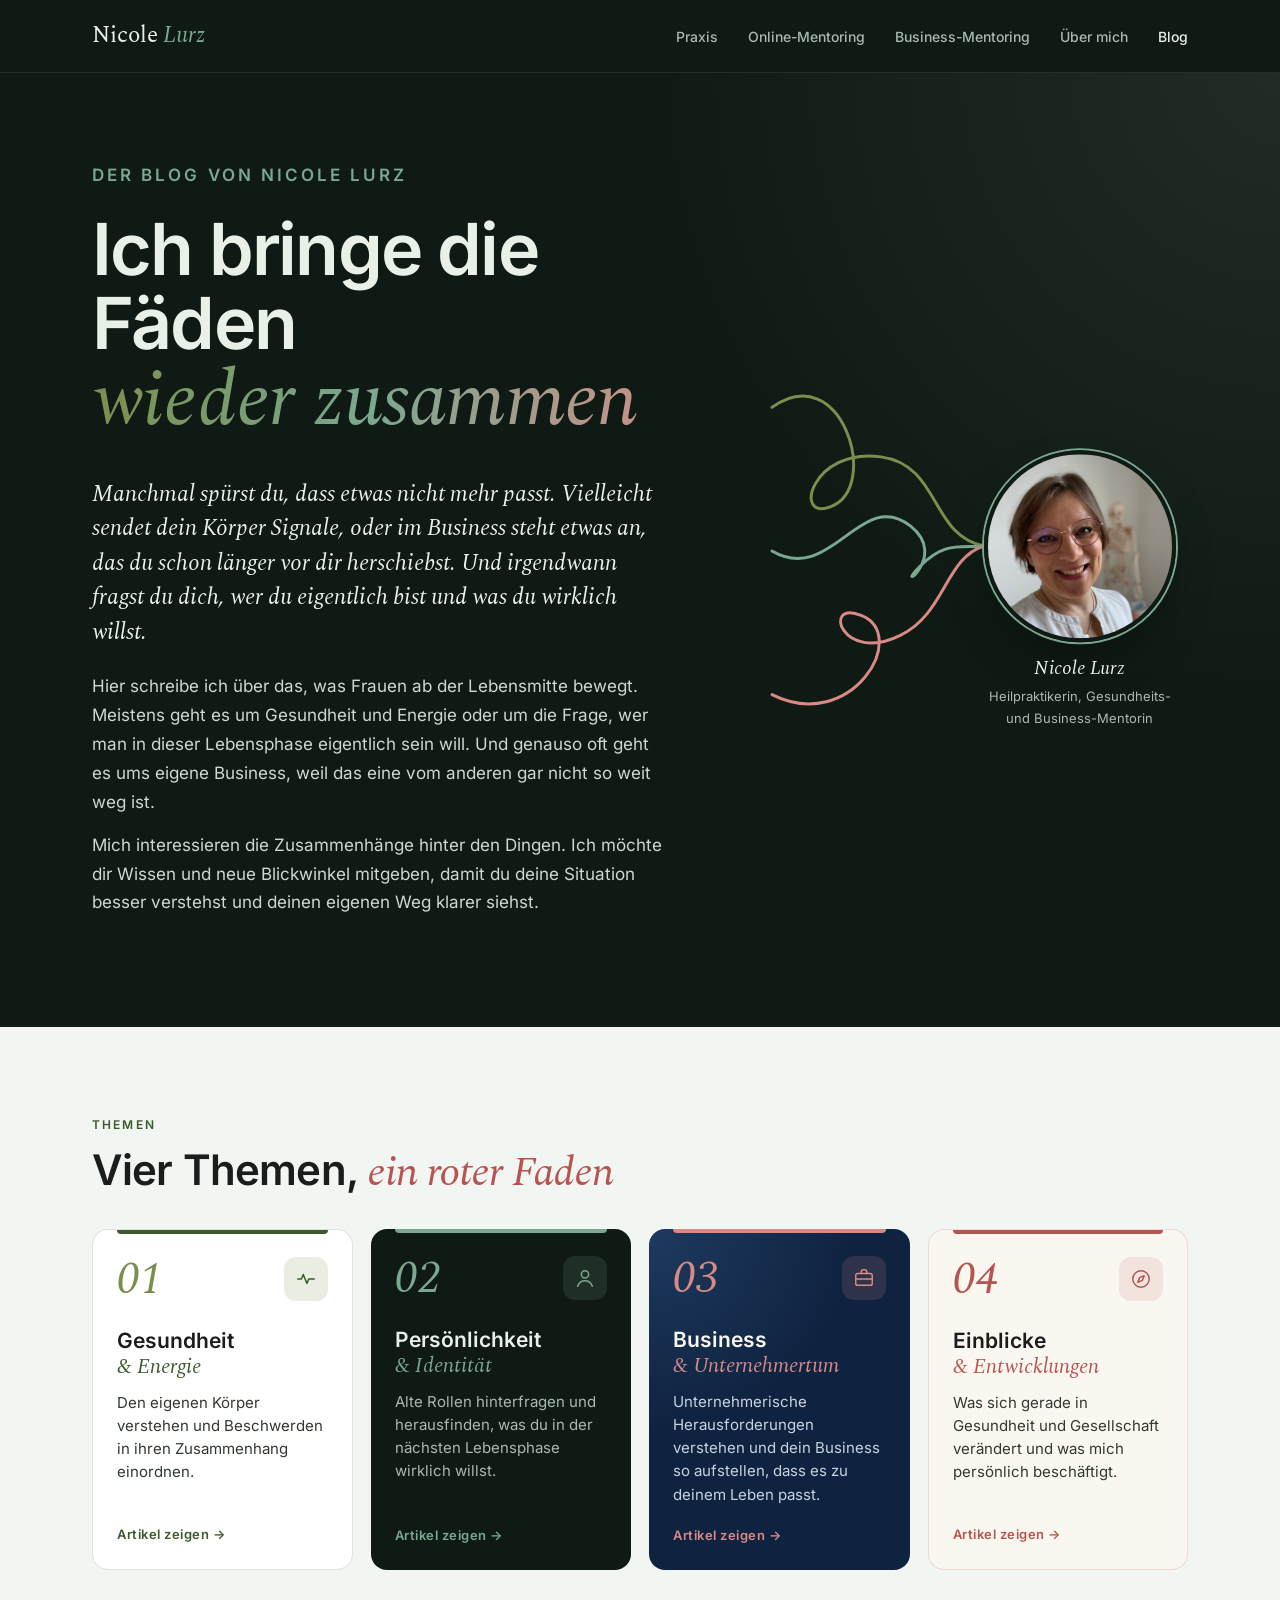
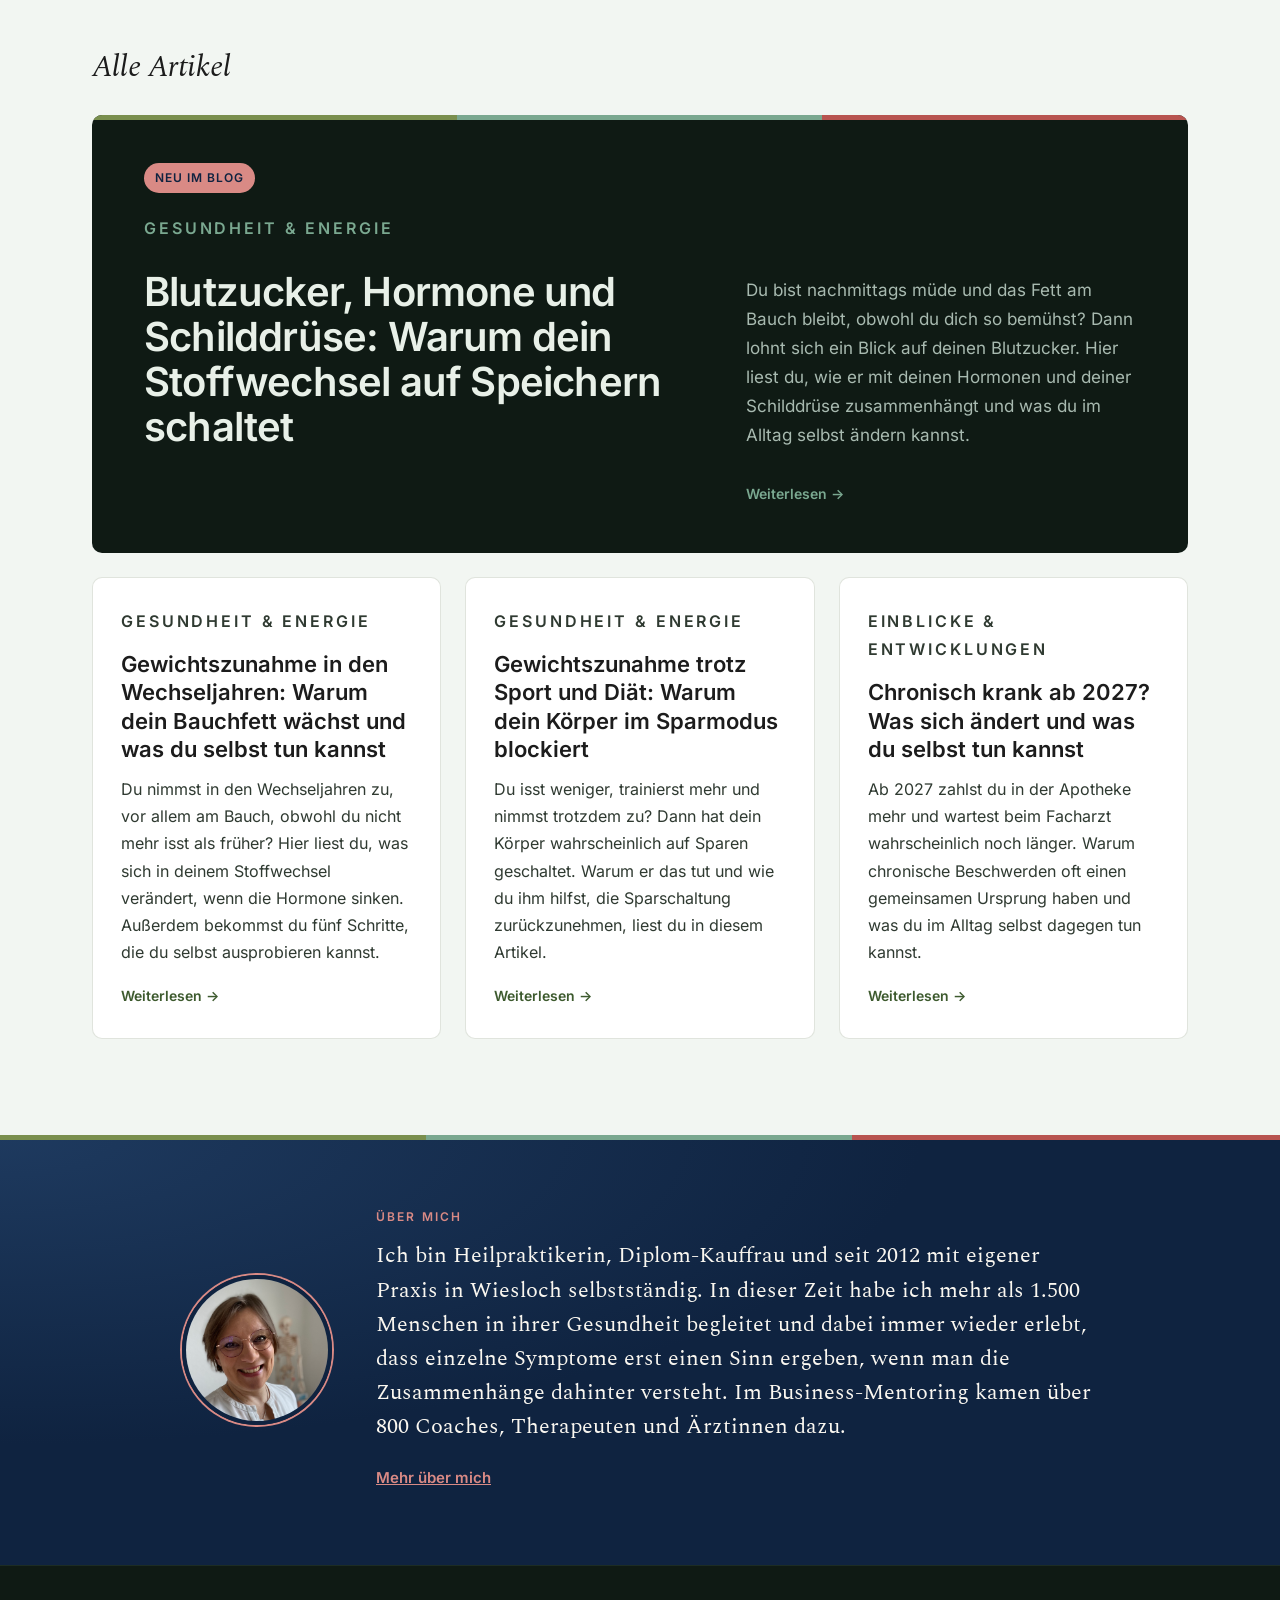
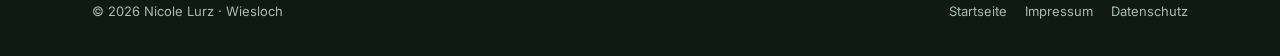
<file: blog/index.html>
<!doctype html>
<html lang="de">
<head>
<meta charset="utf-8">
<meta name="viewport" content="width=device-width, initial-scale=1">
<title>Blog · Nicole Lurz</title>
<meta name="description" content="Nicole Lurz, Heilpraktikerin, Gesundheits- und Business-Mentorin, schreibt über Gesundheit und Unternehmertum und darüber, warum die Energie auf einmal nicht mehr reicht.">
<link rel="canonical" href="https://nicole-lurz.com/blog/">
<meta property="og:type" content="website">
<meta property="og:url" content="https://nicole-lurz.com/blog/">
<meta property="og:title" content="Blog · Nicole Lurz">
<meta property="og:image" content="https://nicole-lurz.com/images/nicole-hero.jpg">
<link rel="icon" href="/favicon.svg" type="image/svg+xml">
<link rel="icon" href="/favicon-32.png" sizes="32x32">
<link rel="apple-touch-icon" href="/favicon-180.png">
<link rel="stylesheet" href="/fonts/fonts.css">
<link rel="stylesheet" href="/blog/blog.css?v=20261113b">
<script type="application/ld+json">
{
  "@context": "https://schema.org",
  "@graph": [
    {
      "@type": "Blog",
      "@id": "https://nicole-lurz.com/blog/#blog",
      "url": "https://nicole-lurz.com/blog/",
      "name": "Blog · Nicole Lurz",
      "inLanguage": "de",
      "isPartOf": {
        "@id": "https://nicole-lurz.com/#website"
      },
      "author": {
        "@id": "https://nicole-lurz.com/#nicole"
      },
      "publisher": {
        "@id": "https://nicole-lurz.com/#nicole"
      },
      "blogPost": [
        {
          "@type": "BlogPosting",
          "headline": "Blutzucker, Hormone und Schilddrüse: Warum dein Stoffwechsel auf Speichern schaltet",
          "url": "https://nicole-lurz.com/blog/blutzucker-hormone-und-schilddruese/",
          "datePublished": "2026-11-13",
          "author": {
            "@id": "https://nicole-lurz.com/#nicole"
          }
        },
        {
          "@type": "BlogPosting",
          "headline": "Gewichtszunahme in den Wechseljahren: Warum dein Bauchfett wächst und was du selbst tun kannst",
          "url": "https://nicole-lurz.com/blog/gewichtszunahme-wechseljahre/",
          "datePublished": "2026-11-13",
          "author": {
            "@id": "https://nicole-lurz.com/#nicole"
          }
        },
        {
          "@type": "BlogPosting",
          "headline": "Gewichtszunahme trotz Sport und Diät: Warum dein Körper im Sparmodus blockiert",
          "url": "https://nicole-lurz.com/blog/gewichtszunahme-trotz-sport/",
          "datePublished": "2026-11-13",
          "author": {
            "@id": "https://nicole-lurz.com/#nicole"
          }
        },
        {
          "@type": "BlogPosting",
          "headline": "Chronisch krank ab 2027? Was sich im Gesundheitssystem ändert und was du selbst tun kannst",
          "url": "https://nicole-lurz.com/blog/chronisch-krank-2027/",
          "datePublished": "2026-11-12",
          "author": {
            "@id": "https://nicole-lurz.com/#nicole"
          }
        }
      ]
    },
    {
      "@type": "Person",
      "@id": "https://nicole-lurz.com/#nicole",
      "name": "Nicole Lurz",
      "url": "https://nicole-lurz.com/",
      "sameAs": [
        "https://naturheilpraxis-lurz.de/",
        "https://nicole-lurz.de/"
      ]
    }
  ]
}
</script>
<!-- GoatCounter: anonymer Seitenzähler, keine Cookies, keine personenbezogenen
     Daten, läuft deshalb unabhängig vom Consent-Banner. Domain vor dem Pfad,
     damit sich die Zahlen nicht mit nicole-lurz.de im selben Konto mischen. -->
<script>window.goatcounter = { path: function (p) { return location.host + p } };</script>
<script data-goatcounter="https://nicolelurz.goatcounter.com/count" async src="//gc.zgo.at/count.js"></script>
</head>
<body>

<header class="kopf">
  <div class="wrap">
    <a class="wortmarke" href="/"><span class="lf">Nicole</span><span class="ll">Lurz</span></a>
    <nav aria-label="Hauptmenü">
      <ul>
        <li><a href="/#praxis">Praxis</a></li>
        <li><a href="/#online">Online-Mentoring</a></li>
        <li><a href="/#business">Business-Mentoring</a></li>
        <li><a href="/#ueber">Über mich</a></li>
        <li class="immer"><a href="/blog/" aria-current="page">Blog</a></li>
      </ul>
    </nav>
  </div>
</header>

<main>
  <section class="start-hero">
    <div class="wrap start-raster">
      <div class="start-text">
        <p class="eyebrow">Der Blog von Nicole Lurz</p>
        <h1>Ich bringe die Fäden <em>wieder zusammen</em></h1>
        <p class="start-intro">Manchmal spürst du, dass etwas nicht mehr passt. Vielleicht sendet dein Körper Signale, oder im Business steht etwas an, das du schon länger vor dir herschiebst. Und irgendwann fragst du dich, wer du eigentlich bist und was du wirklich willst.</p>
        <p>Hier schreibe ich über das, was Frauen ab der Lebensmitte bewegt. Meistens geht es um Gesundheit und Energie oder um die Frage, wer man in dieser Lebensphase eigentlich sein will. Und genauso oft geht es ums eigene Business, weil das eine vom anderen gar nicht so weit weg ist.</p>
        <p>Mich interessieren die Zusammenhänge hinter den Dingen. Ich möchte dir Wissen und neue Blickwinkel mitgeben, damit du deine Situation besser verstehst und deinen eigenen Weg klarer siehst.</p>
      </div>
      <div class="faeden" aria-hidden="true">
        <svg viewBox="0 0 420 420" preserveAspectRatio="xMidYMid meet">
          <path class="f f-praxis" pathLength="1" d="M0 70 C70 20 110 150 60 170 C20 186 40 110 110 120 C170 128 160 200 214 210"/>
          <path class="f f-online" pathLength="1" d="M0 215 C60 250 90 150 140 190 C180 222 120 260 150 230 C175 205 190 212 214 210"/>
          <path class="f f-business" pathLength="1" d="M0 360 C80 400 140 300 90 280 C50 264 70 330 130 300 C175 278 175 222 214 210"/>
        </svg>
        <img src="/images/nicole-portrait.jpg" alt="">
        <p class="faeden-name"><strong>Nicole Lurz</strong>Heilpraktikerin, Gesundheits- und Business-Mentorin</p>
      </div>
    </div>
  </section>

  <section class="themen">
    <div class="wrap">
      <div class="themen-kopf">
        <p class="eyebrow">Themen</p>
        <h2>Vier Themen, <em>ein roter Faden</em></h2>
      </div>
      <div class="themen-raster">
        <button class="thema th-gesundheit" type="button" data-filter="gesundheit">
          <span class="th-kopf"><span class="th-nr">01</span><span class="th-icon" aria-hidden="true"><svg viewBox="0 0 24 24" fill="none" stroke="currentColor" stroke-width="1.6" stroke-linecap="round" stroke-linejoin="round"><path d="M3 12h4l2-5 4 10 2-5h6"/></svg></span></span>
          <strong>Gesundheit <em>&amp; Energie</em></strong>
          <span class="th-text">Den eigenen Körper verstehen und Beschwerden in ihren Zusammenhang einordnen.</span>
          <span class="th-mehr">Artikel zeigen <span aria-hidden="true">→</span></span>
        </button>
        <button class="thema th-persoenlichkeit" type="button" data-filter="persoenlichkeit">
          <span class="th-kopf"><span class="th-nr">02</span><span class="th-icon" aria-hidden="true"><svg viewBox="0 0 24 24" fill="none" stroke="currentColor" stroke-width="1.6" stroke-linecap="round" stroke-linejoin="round"><circle cx="12" cy="8" r="4"/><path d="M4 21c1.5-4 4.5-6 8-6s6.5 2 8 6"/></svg></span></span>
          <strong>Persönlichkeit <em>&amp; Identität</em></strong>
          <span class="th-text">Alte Rollen hinterfragen und herausfinden, was du in der nächsten Lebensphase wirklich willst.</span>
          <span class="th-mehr">Artikel zeigen <span aria-hidden="true">→</span></span>
        </button>
        <button class="thema th-business" type="button" data-filter="business">
          <span class="th-kopf"><span class="th-nr">03</span><span class="th-icon" aria-hidden="true"><svg viewBox="0 0 24 24" fill="none" stroke="currentColor" stroke-width="1.6" stroke-linecap="round" stroke-linejoin="round"><rect x="3" y="7" width="18" height="13" rx="2"/><path d="M9 7V5a2 2 0 0 1 2-2h2a2 2 0 0 1 2 2v2M3 13h18"/></svg></span></span>
          <strong>Business <em>&amp; Unternehmertum</em></strong>
          <span class="th-text">Unternehmerische Herausforderungen verstehen und dein Business so aufstellen, dass es zu deinem Leben passt.</span>
          <span class="th-mehr">Artikel zeigen <span aria-hidden="true">→</span></span>
        </button>
        <button class="thema th-einblicke" type="button" data-filter="einblicke">
          <span class="th-kopf"><span class="th-nr">04</span><span class="th-icon" aria-hidden="true"><svg viewBox="0 0 24 24" fill="none" stroke="currentColor" stroke-width="1.6" stroke-linecap="round" stroke-linejoin="round"><circle cx="12" cy="12" r="9"/><path d="M15.5 8.5l-2 5-5 2 2-5z"/></svg></span></span>
          <strong>Einblicke <em>&amp; Entwicklungen</em></strong>
          <span class="th-text">Was sich gerade in Gesundheit und Gesellschaft verändert und was mich persönlich beschäftigt.</span>
          <span class="th-mehr">Artikel zeigen <span aria-hidden="true">→</span></span>
        </button>
      </div>
    </div>
  </section>

  <section>
    <div class="wrap">
      <div class="liste-kopf">
        <h2 id="liste-titel">Alle Artikel</h2>
        <button class="alle" type="button" data-filter="alle" hidden>Alle Artikel zeigen</button>
      </div>
      <ul class="artikel-liste">
        <!-- ARTIKEL: neue Karten oben einfügen, data-kategorie = gesundheit | persoenlichkeit | business | einblicke, Vorlage:
        <li data-kategorie="KATEGORIE"><a class="karte" href="/blog/SLUG/">
          <p class="eyebrow">THEMA</p>
          <h2>TITEL</h2>
          <p>TEASER</p>
          <span class="mehr">Weiterlesen →</span>
        </a></li>
        -->
        <li data-kategorie="gesundheit"><a class="karte" href="/blog/blutzucker-hormone-und-schilddruese/">
          <p class="eyebrow">Gesundheit &amp; Energie</p>
          <h2>Blutzucker, Hormone und Schilddrüse: Warum dein Stoffwechsel auf Speichern schaltet</h2>
          <p>Du bist nachmittags müde und das Fett am Bauch bleibt, obwohl du dich so bemühst? Dann lohnt sich ein Blick auf deinen Blutzucker. Hier liest du, wie er mit deinen Hormonen und deiner Schilddrüse zusammenhängt und was du im Alltag selbst ändern kannst.</p>
          <span class="mehr">Weiterlesen →</span>
        </a></li>
        <li data-kategorie="gesundheit"><a class="karte" href="/blog/gewichtszunahme-wechseljahre/">
          <p class="eyebrow">Gesundheit &amp; Energie</p>
          <h2>Gewichtszunahme in den Wechseljahren: Warum dein Bauchfett wächst und was du selbst tun kannst</h2>
          <p>Du nimmst in den Wechseljahren zu, vor allem am Bauch, obwohl du nicht mehr isst als früher? Hier liest du, was sich in deinem Stoffwechsel verändert, wenn die Hormone sinken. Außerdem bekommst du fünf Schritte, die du selbst ausprobieren kannst.</p>
          <span class="mehr">Weiterlesen →</span>
        </a></li>
        <li data-kategorie="gesundheit"><a class="karte" href="/blog/gewichtszunahme-trotz-sport/">
          <p class="eyebrow">Gesundheit &amp; Energie</p>
          <h2>Gewichtszunahme trotz Sport und Diät: Warum dein Körper im Sparmodus blockiert</h2>
          <p>Du isst weniger, trainierst mehr und nimmst trotzdem zu? Dann hat dein Körper wahrscheinlich auf Sparen geschaltet. Warum er das tut und wie du ihm hilfst, die Sparschaltung zurückzunehmen, liest du in diesem Artikel.</p>
          <span class="mehr">Weiterlesen →</span>
        </a></li>
        <li data-kategorie="einblicke"><a class="karte" href="/blog/chronisch-krank-2027/">
          <p class="eyebrow">Einblicke &amp; Entwicklungen</p>
          <h2>Chronisch krank ab 2027? Was sich ändert und was du selbst tun kannst</h2>
          <p>Ab 2027 zahlst du in der Apotheke mehr und wartest beim Facharzt wahrscheinlich noch länger. Warum chronische Beschwerden oft einen gemeinsamen Ursprung haben und was du im Alltag selbst dagegen tun kannst.</p>
          <span class="mehr">Weiterlesen →</span>
        </a></li>
        <li class="leer leer-filter" hidden>In diesem Thema gibt es noch keine Artikel. Die ersten erscheinen hier in den nächsten Wochen.</li>
      </ul>
    </div>
  </section>
  <section class="autorin-band">
    <div class="drei-faeden" aria-hidden="true"></div>
    <div class="wrap">
      <img src="/images/nicole-portrait.jpg" alt="" loading="lazy">
      <div>
        <p class="eyebrow">Über mich</p>
        <p>Ich bin Heilpraktikerin, Diplom-Kauffrau und seit 2012 mit eigener Praxis in Wiesloch selbstständig. In dieser Zeit habe ich mehr als 1.500 Menschen in ihrer Gesundheit begleitet und dabei immer wieder erlebt, dass einzelne Symptome erst einen Sinn ergeben, wenn man die Zusammenhänge dahinter versteht. Im Business-Mentoring kamen über 800 Coaches, Therapeuten und Ärztinnen dazu.</p>
        <a href="/#ueber">Mehr über mich</a>
      </div>
    </div>
  </section>
</main>

<footer class="fuss">
  <div class="wrap">
    <span>© 2026 Nicole Lurz · Wiesloch</span>
    <span><a href="/">Startseite</a><a href="https://nicole-lurz.de/impressum/">Impressum</a><a href="https://nicole-lurz.de/datenschutz/">Datenschutz</a></span>
  </div>
</footer>
<script>
(function(){
  var knoepfe=[].slice.call(document.querySelectorAll('[data-filter]'));
  var karten=[].slice.call(document.querySelectorAll('.artikel-liste li[data-kategorie]'));
  var leer=document.querySelector('.leer-filter'), titel=document.getElementById('liste-titel'), alle=document.querySelector('.alle');
  function zeige(k){
    var n=0;
    karten.forEach(function(li){var an=(k==='alle'||li.dataset.kategorie===k); li.hidden=!an; if(an) n++;});
    leer.hidden=n>0;
    knoepfe.forEach(function(b){b.classList.toggle('aktiv',b.dataset.filter===k&&k!=='alle'); if(b.classList.contains('thema')) b.setAttribute('aria-pressed',b.dataset.filter===k);});
    var akt=document.querySelector('.thema[data-filter="'+k+'"] strong');
    titel.textContent=akt?akt.textContent:'Alle Artikel';
    alle.hidden=(k==='alle');
  }
  knoepfe.forEach(function(b){b.addEventListener('click',function(){
    var k=b.dataset.filter; if(b.classList.contains('aktiv')) k='alle'; zeige(k);
    if(k!=='alle') titel.scrollIntoView({behavior:'smooth',block:'start'});
  });});
})();
</script>
</body>
</html>
</file>
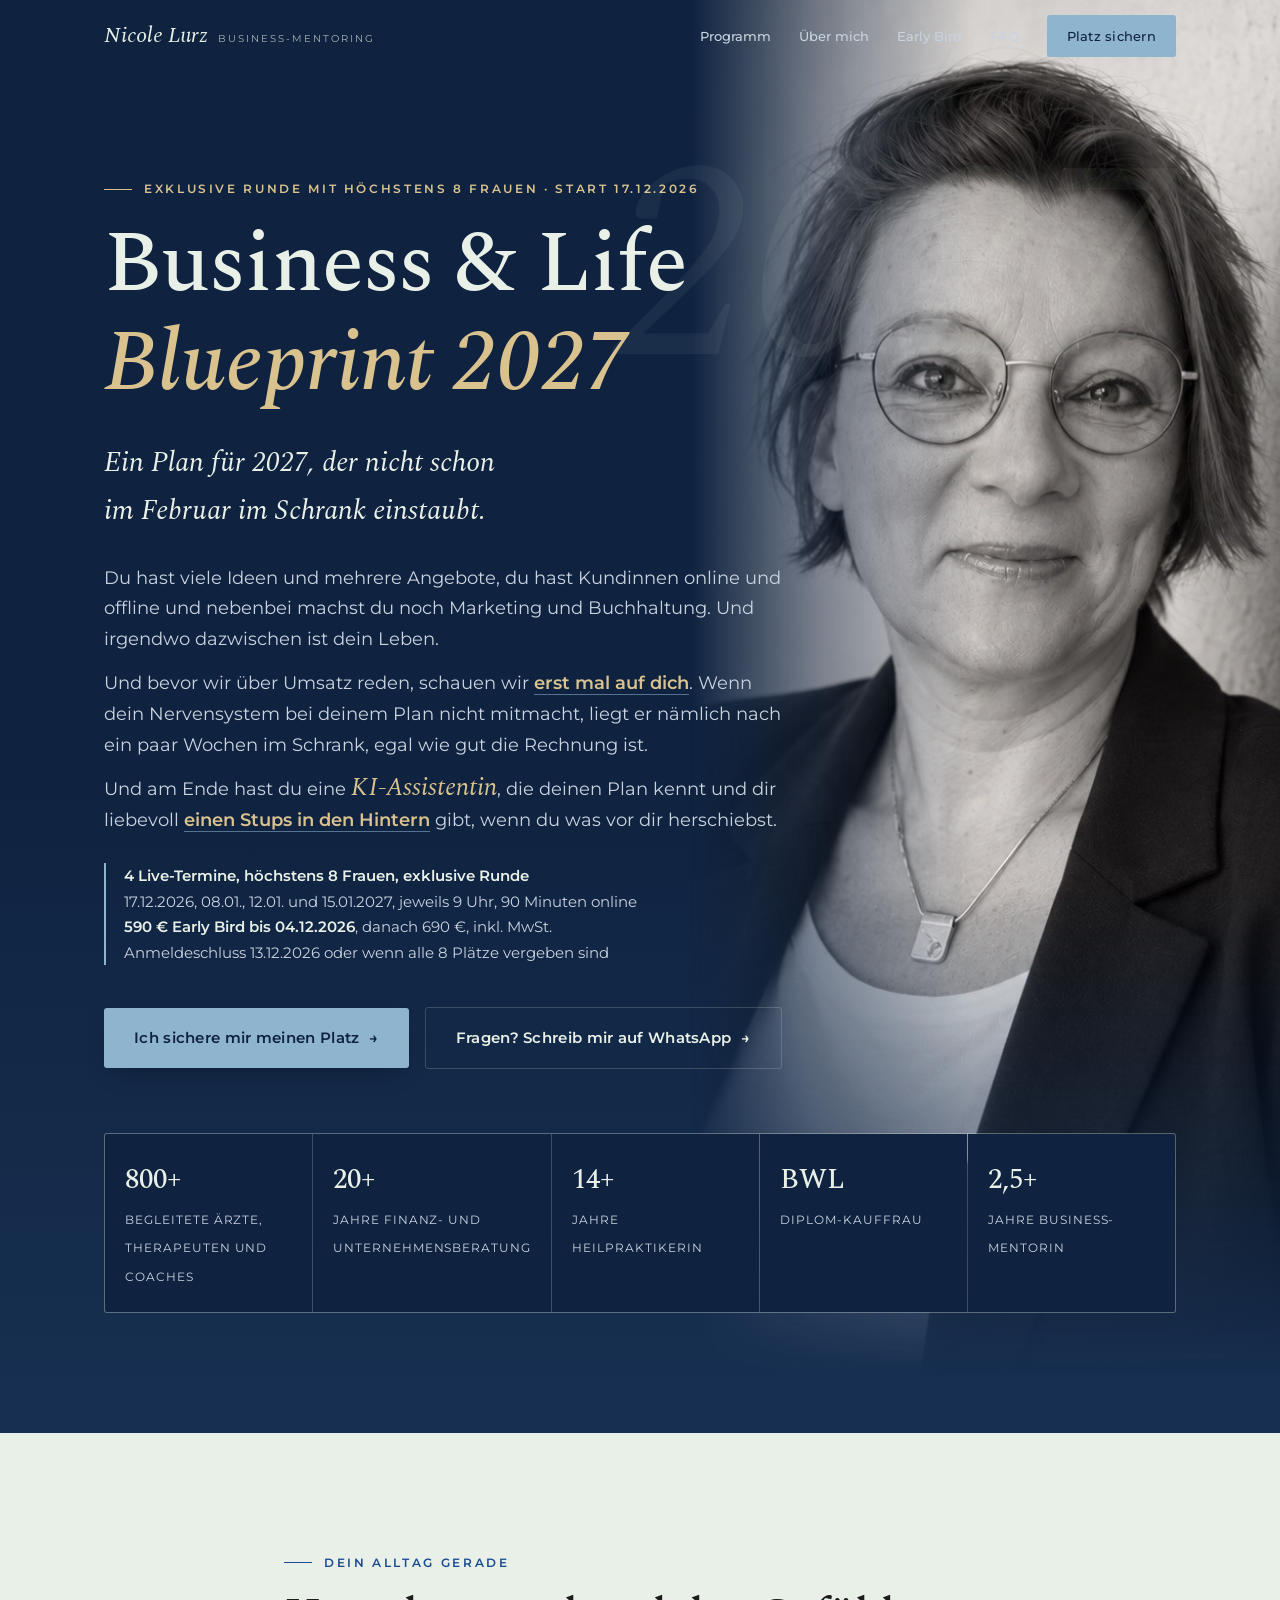
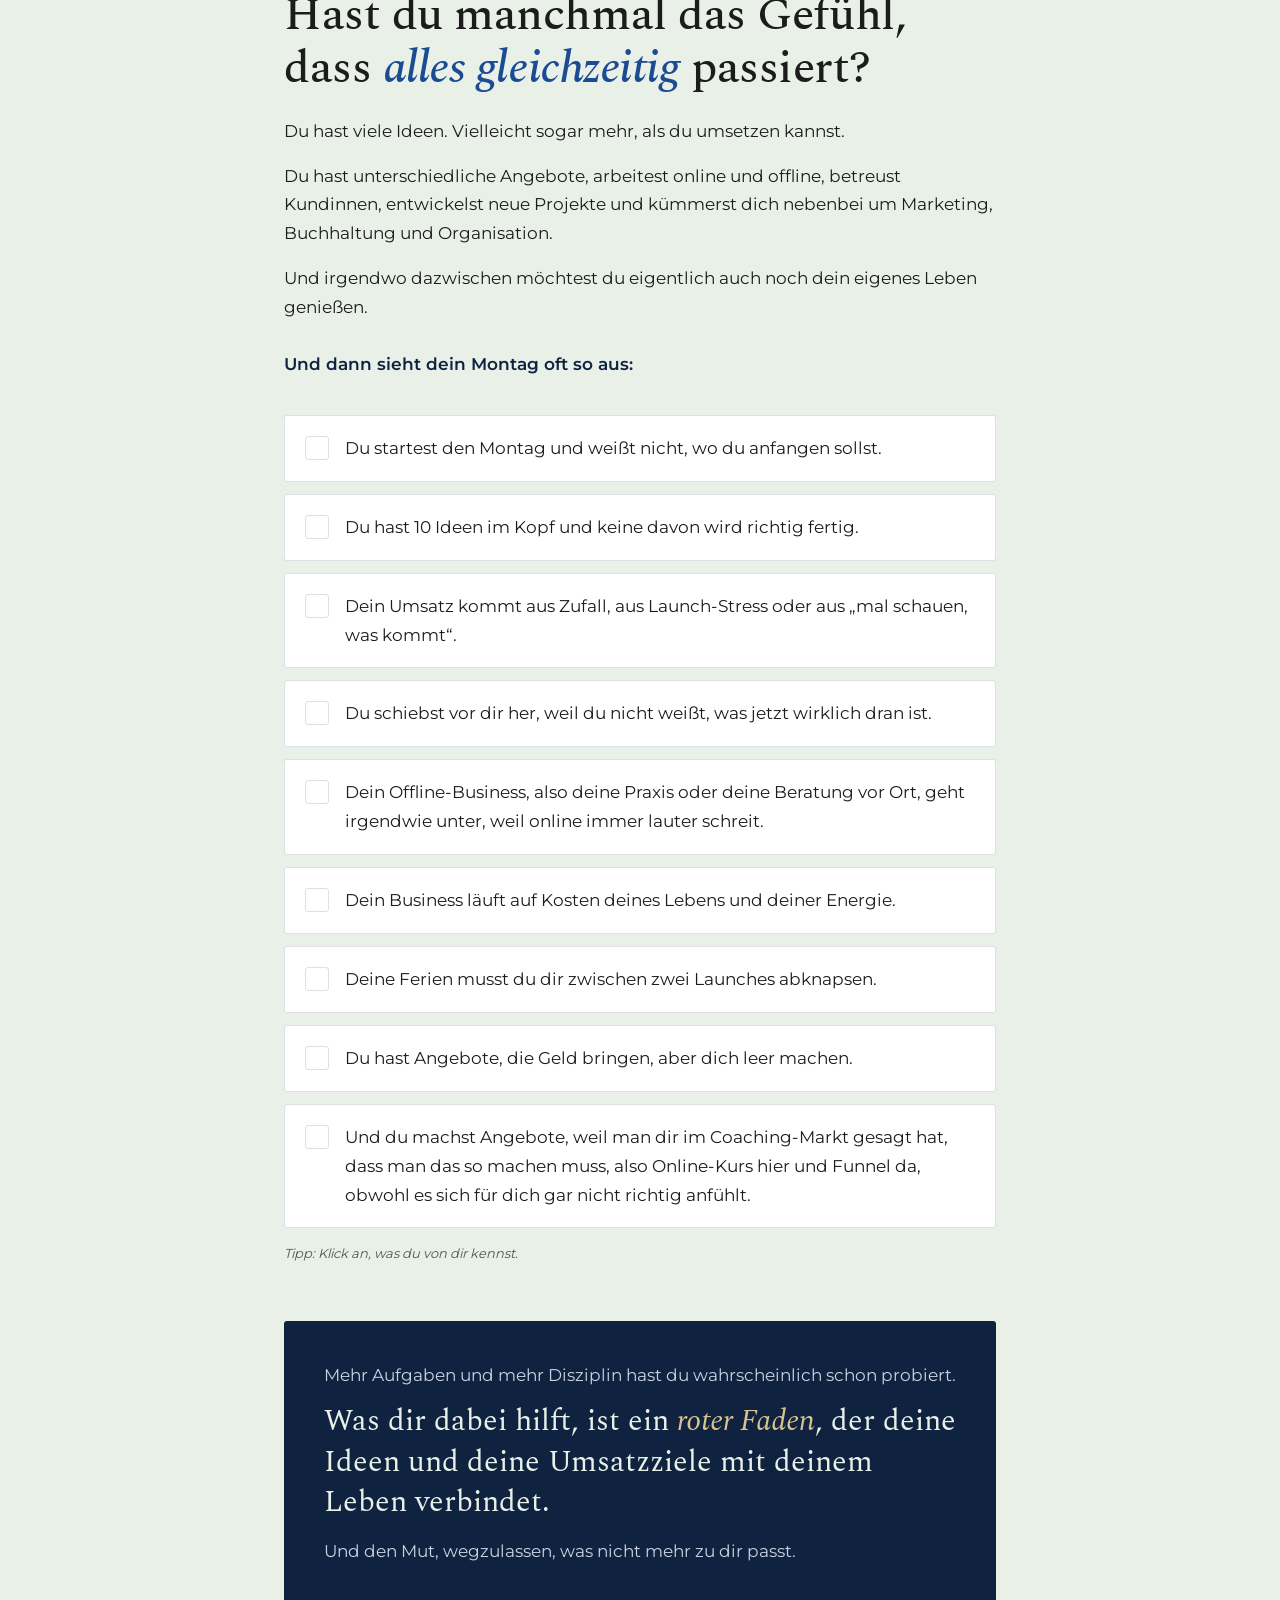
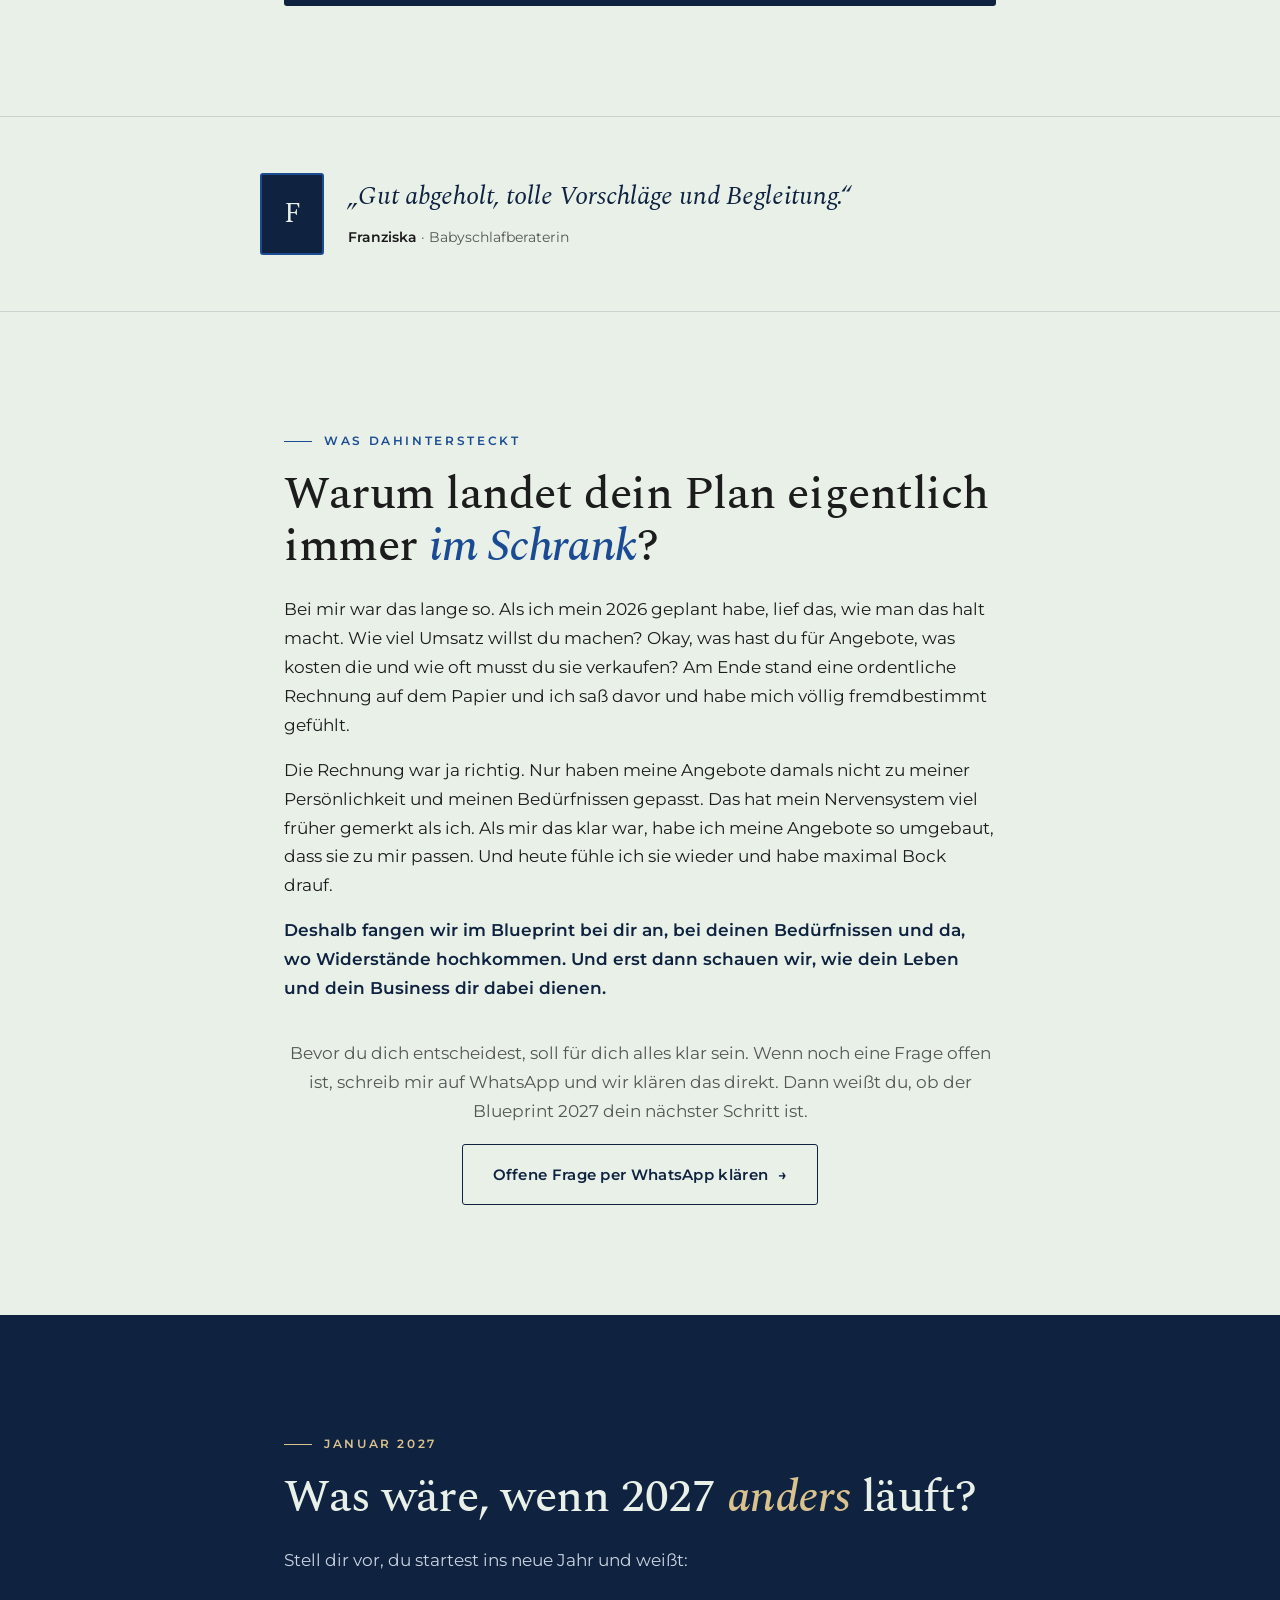
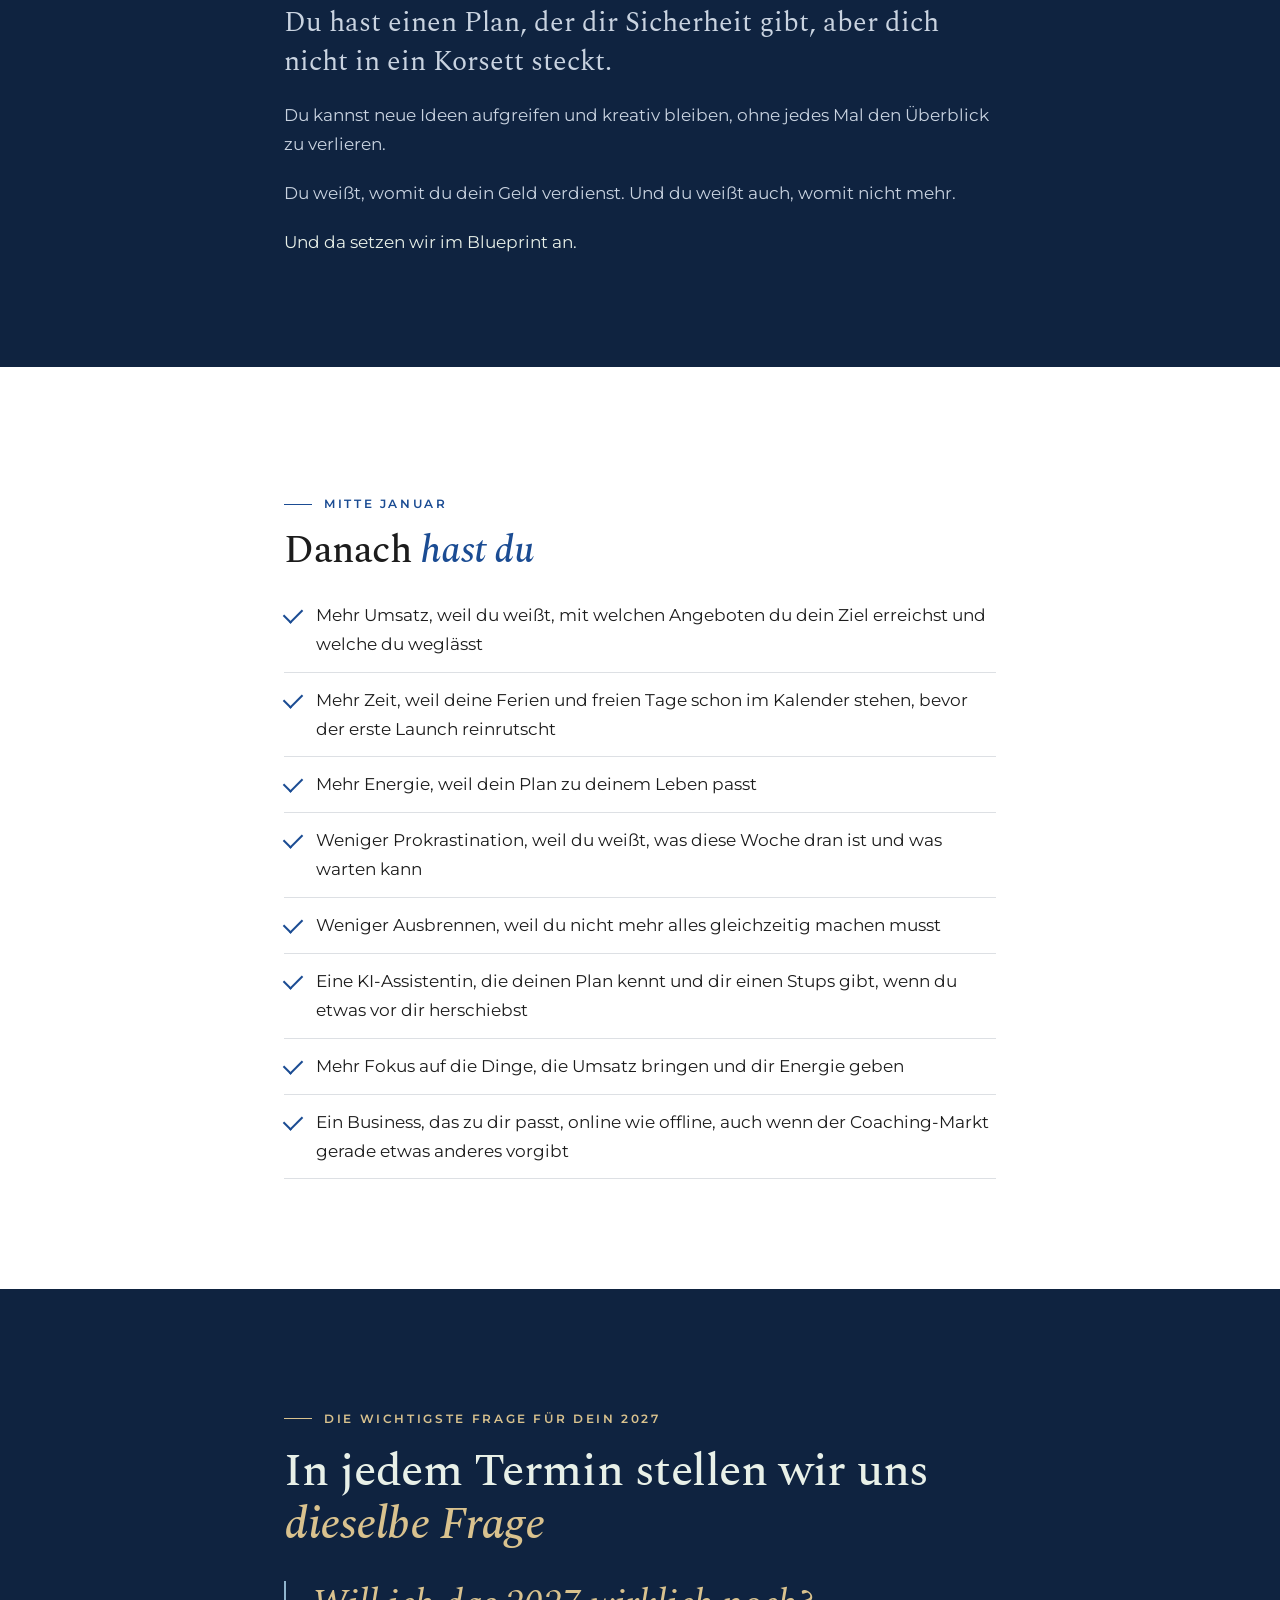
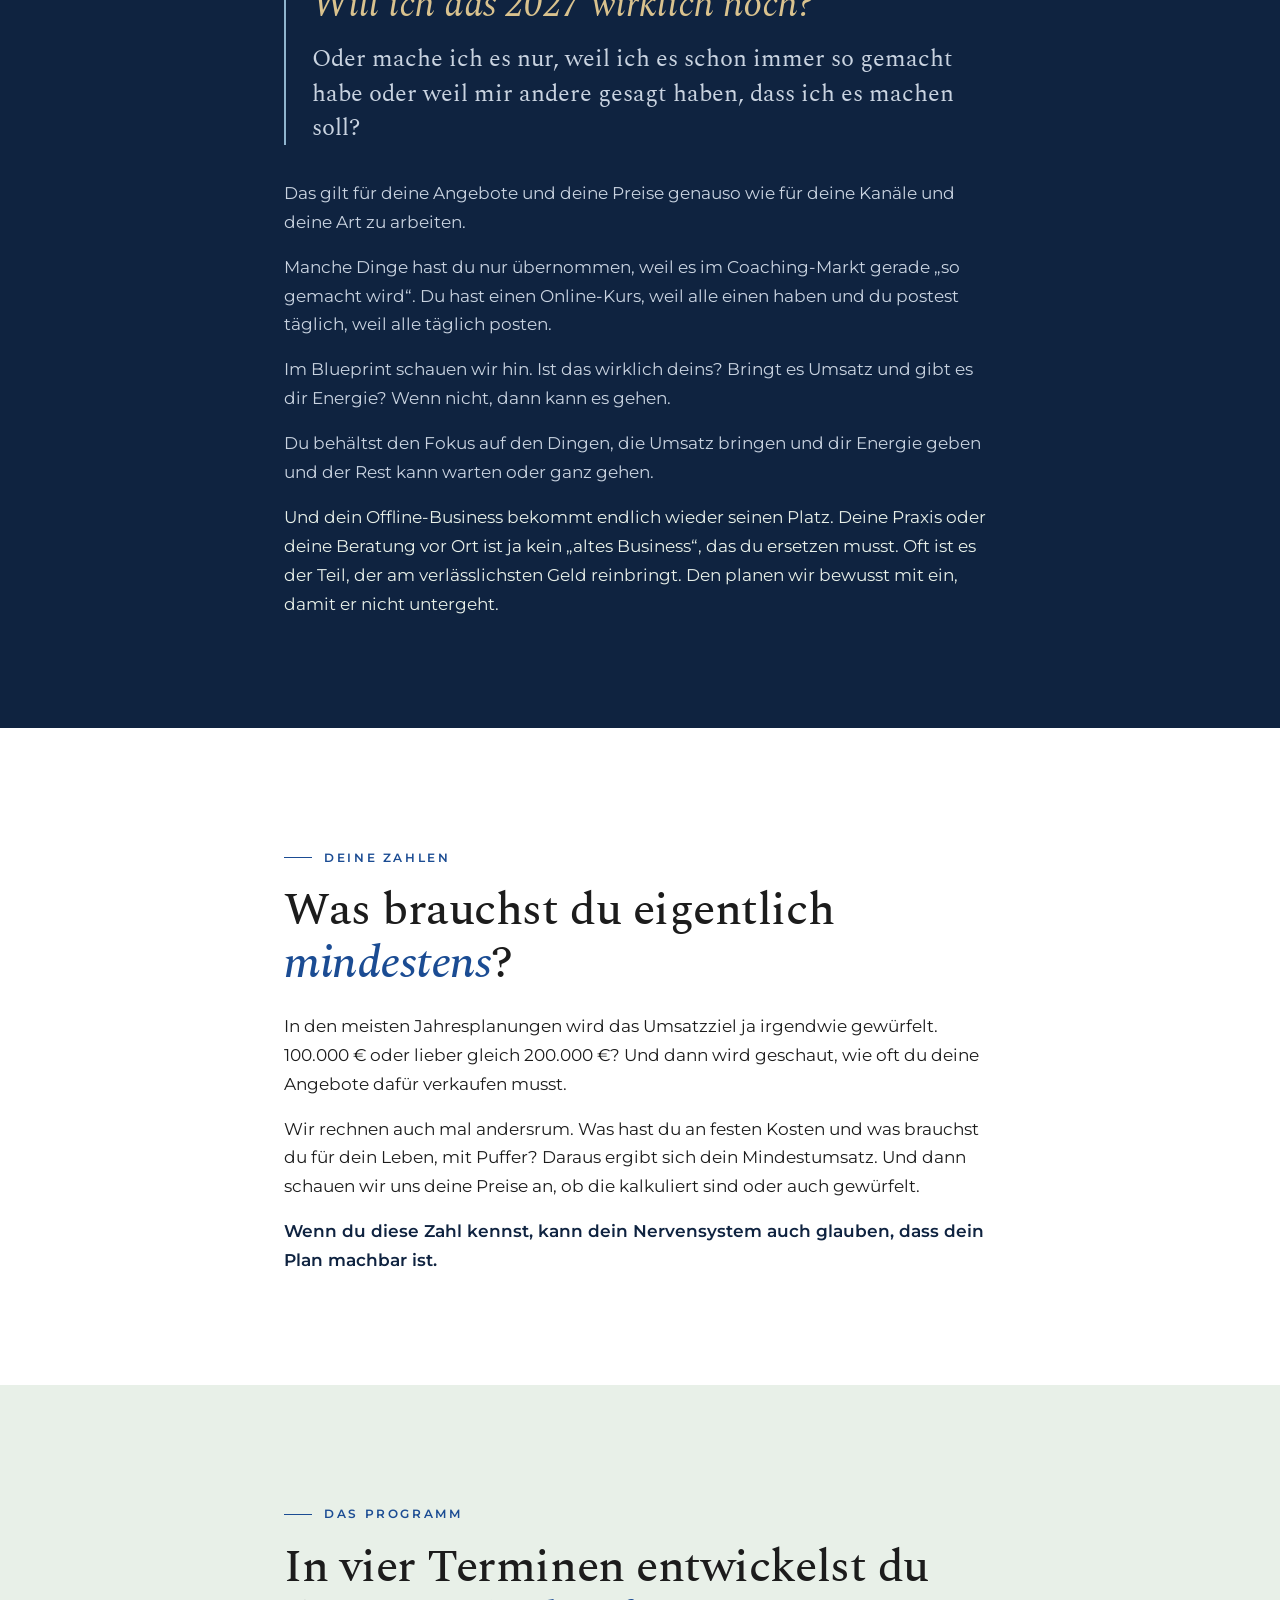
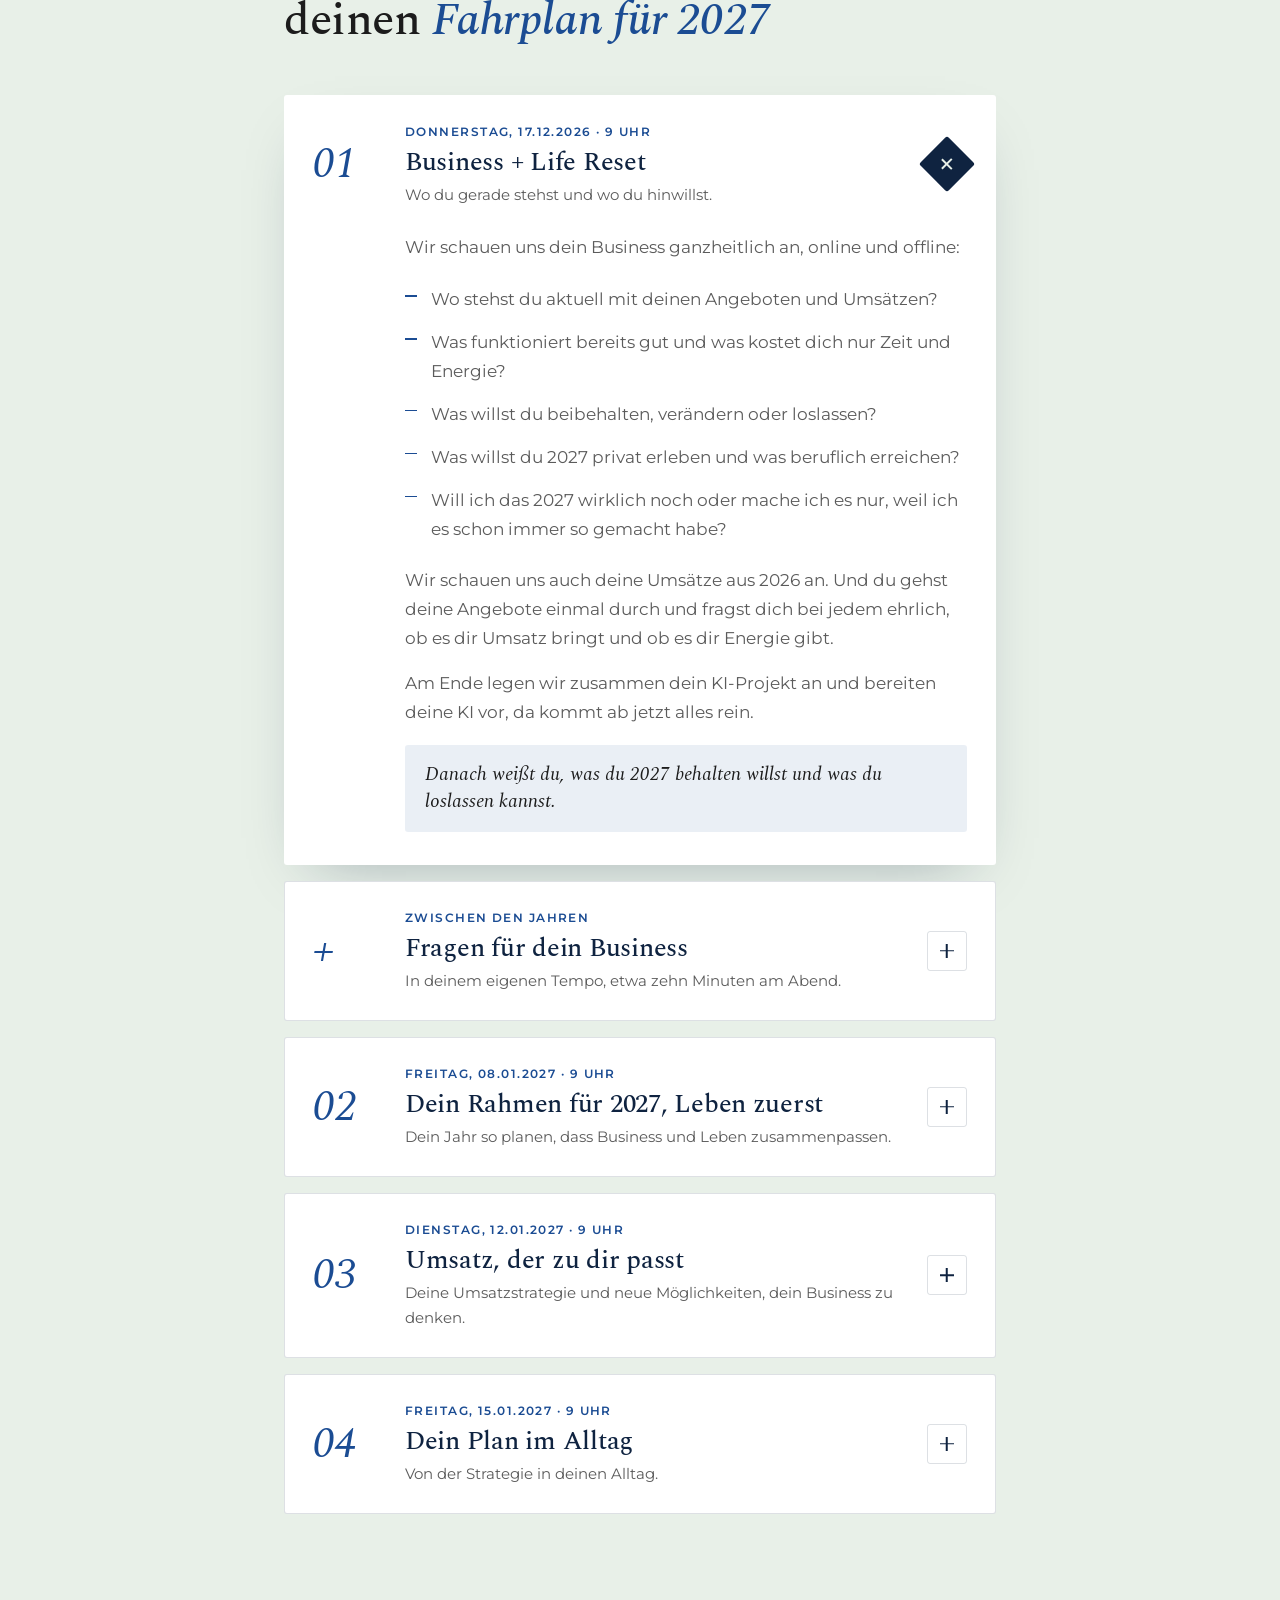
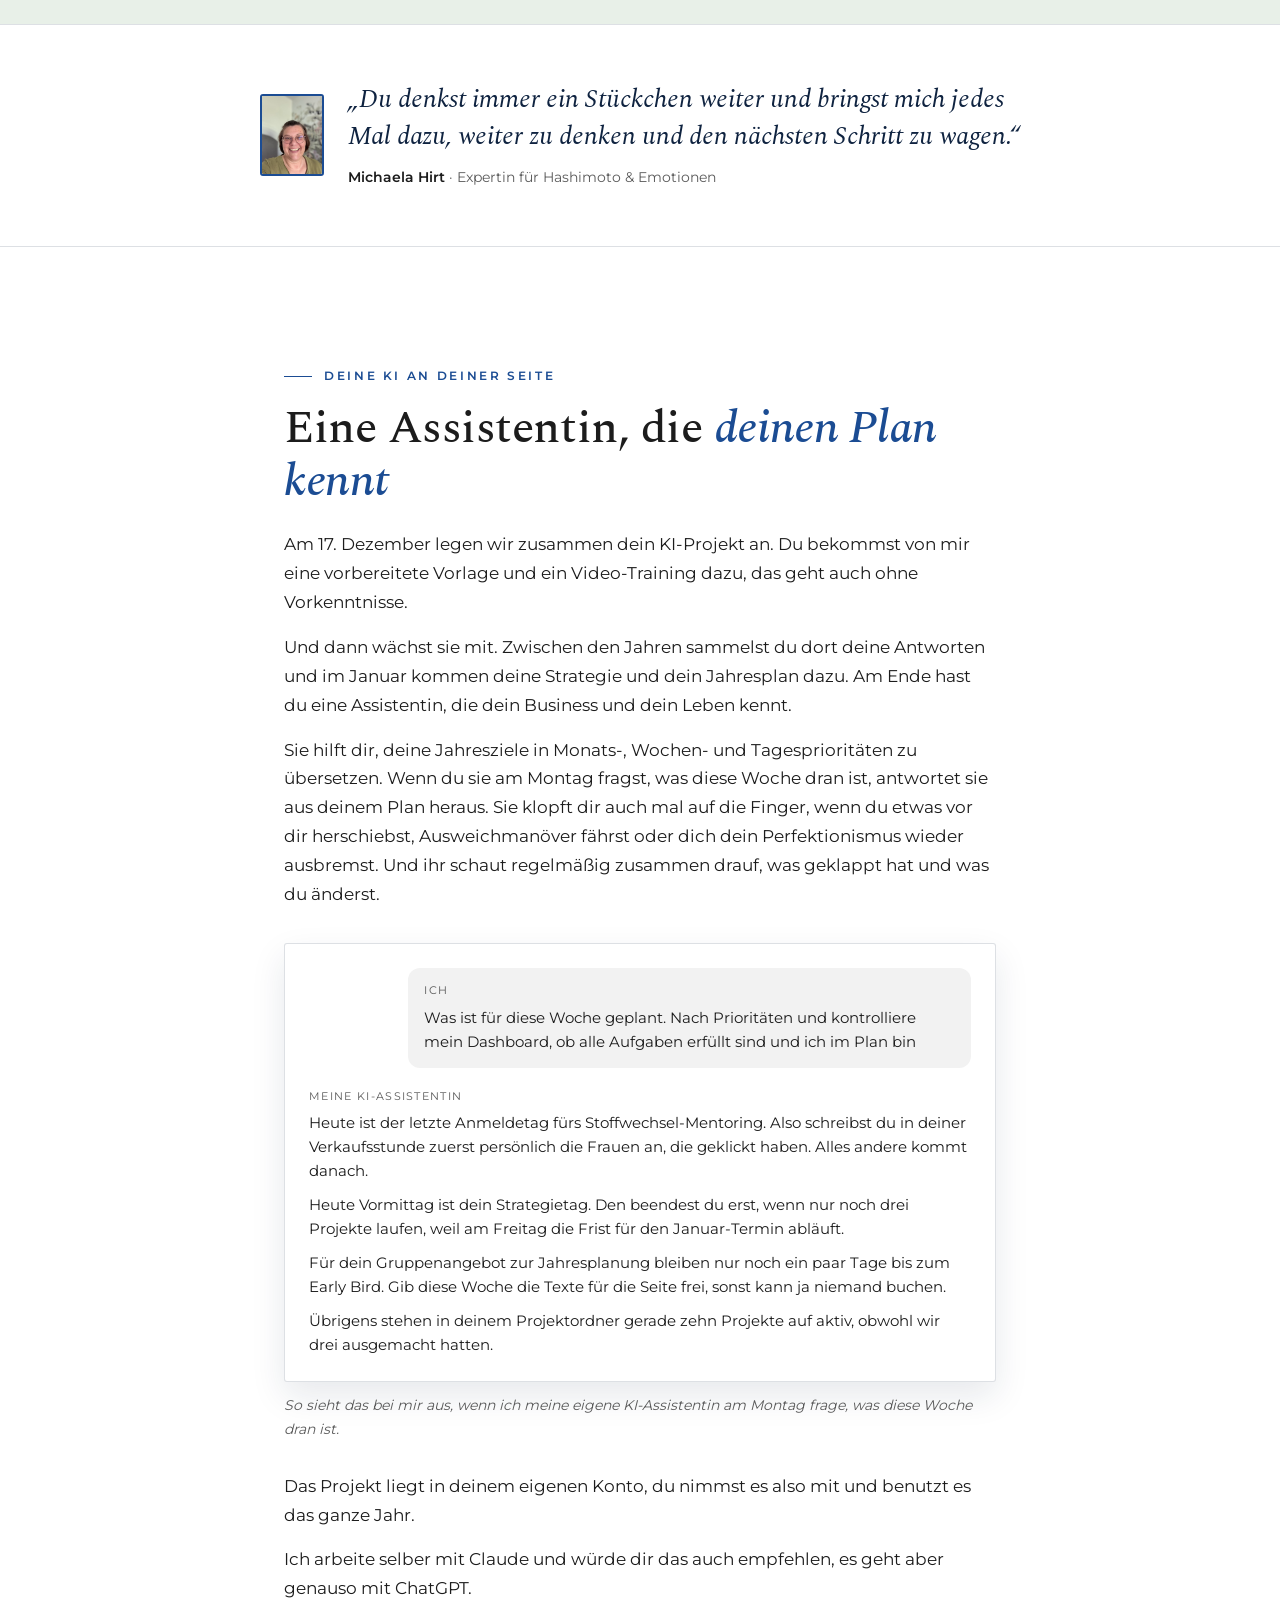
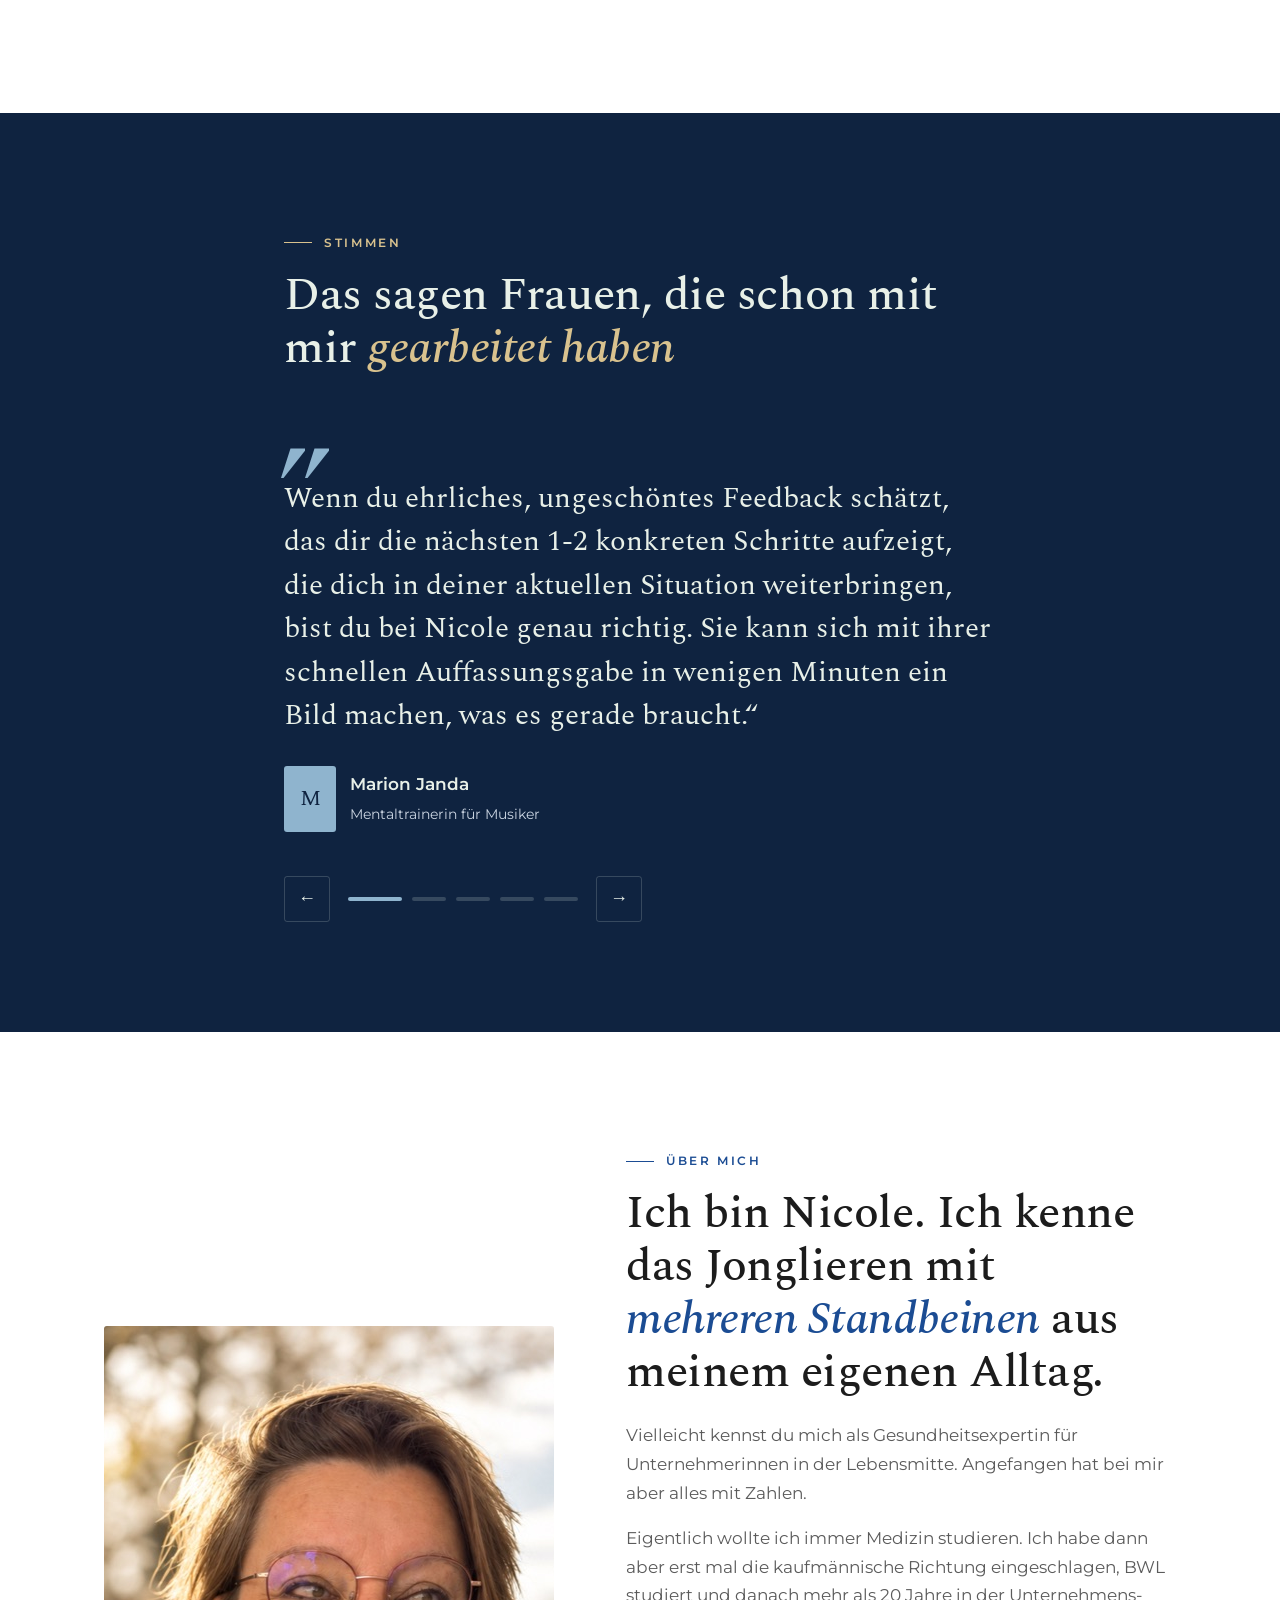
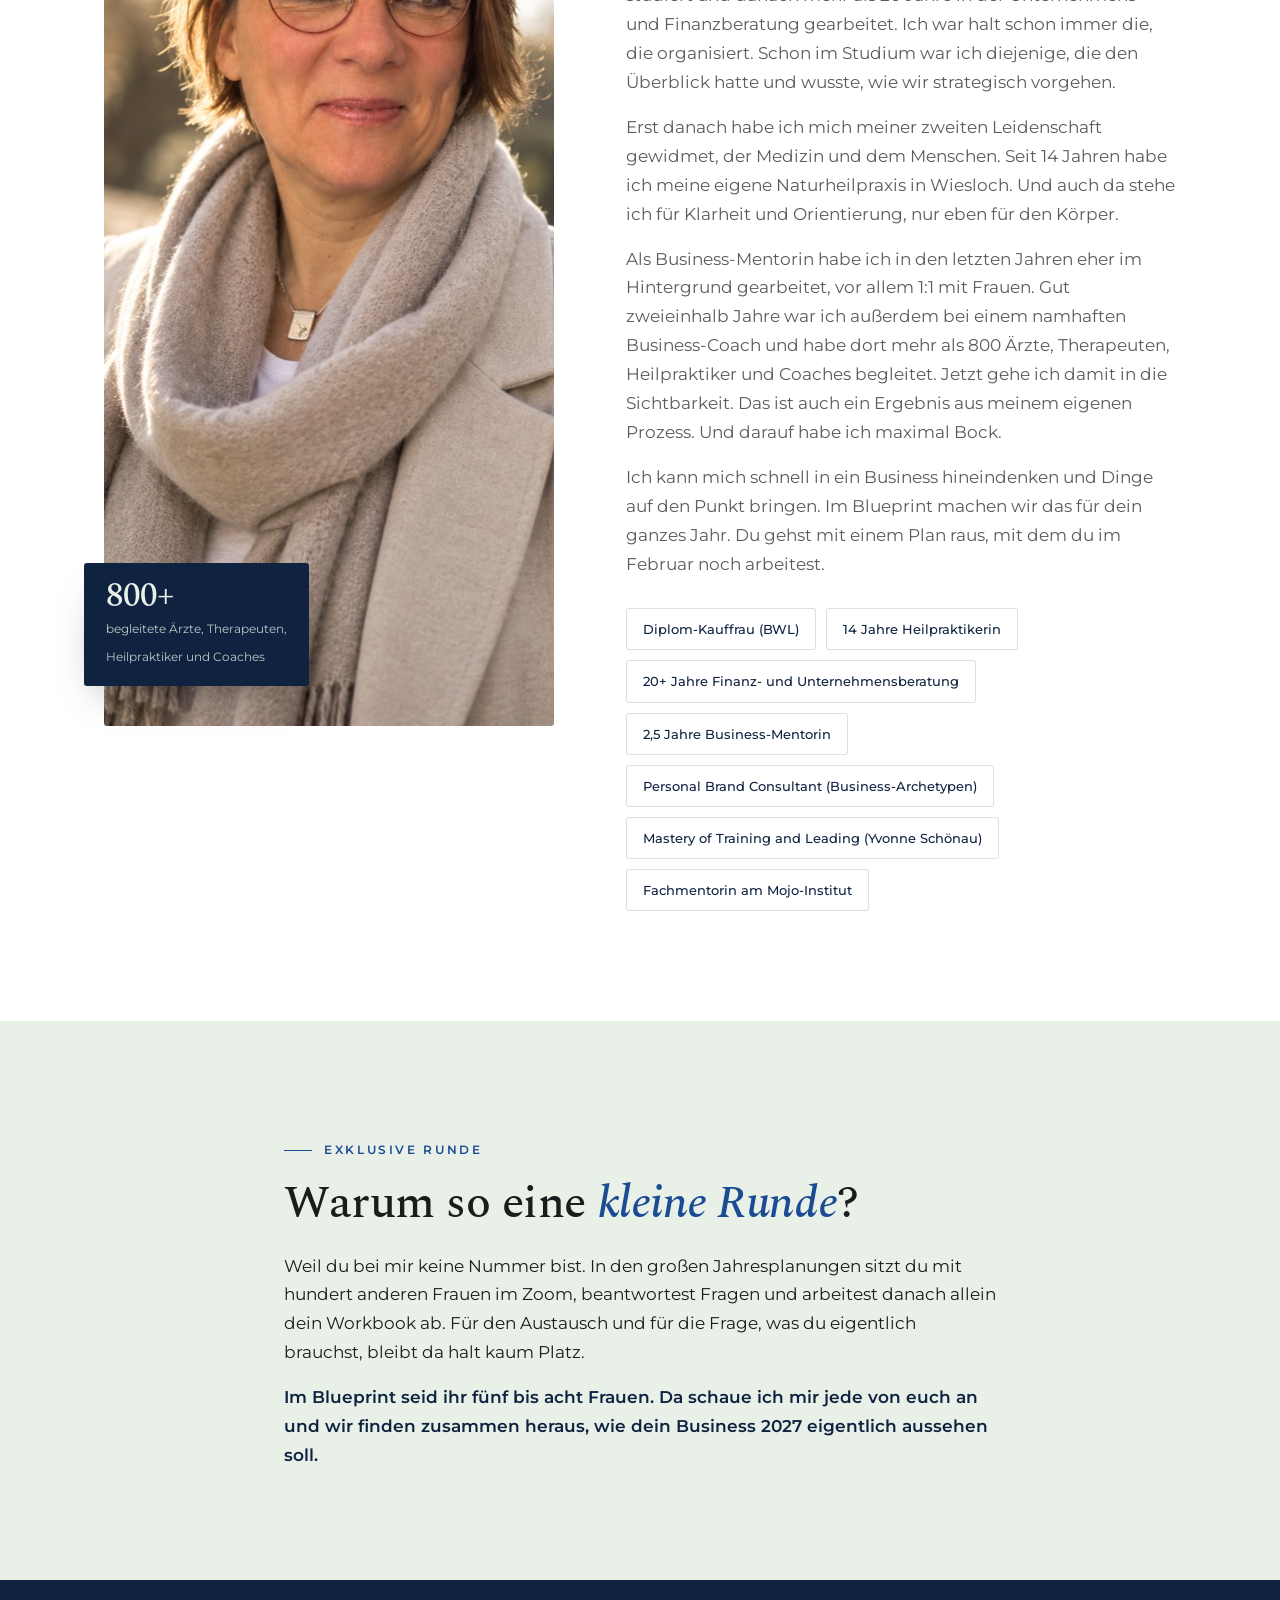
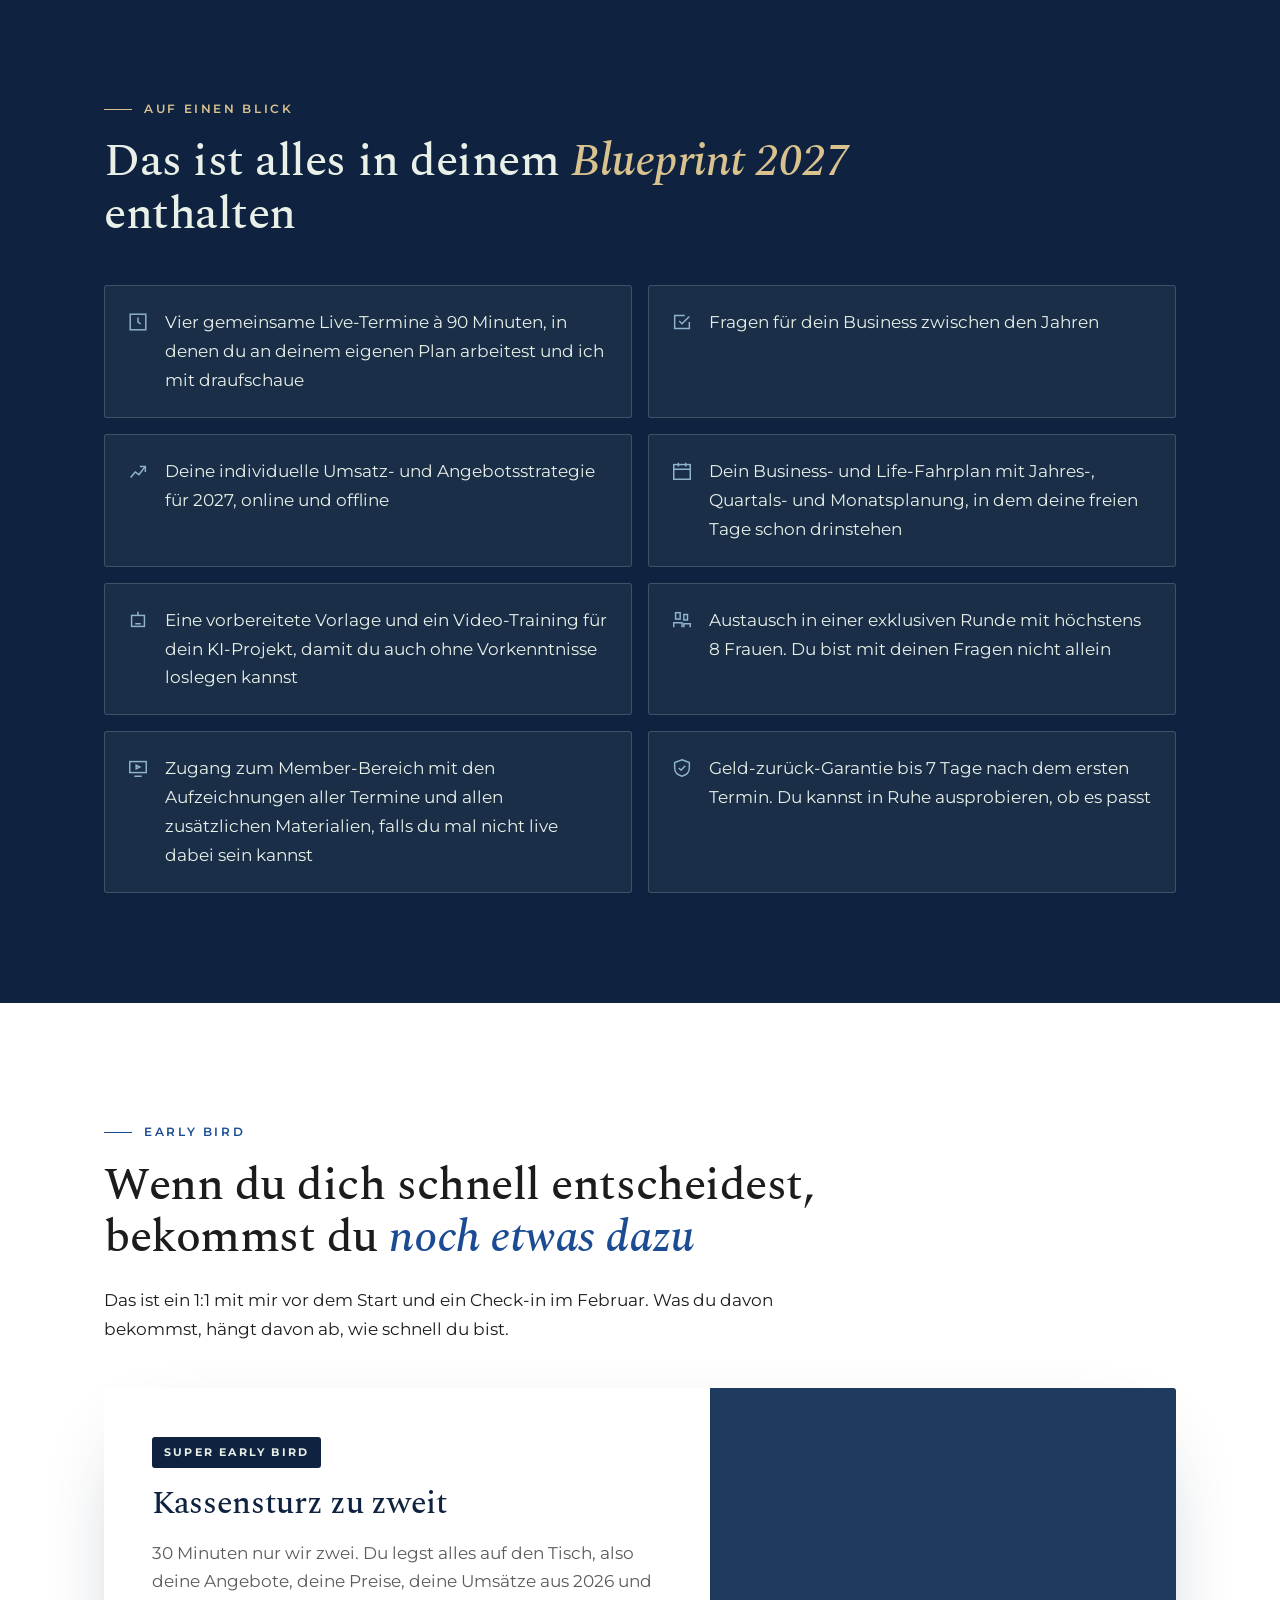
<file: blueprint-2027/index.html>
<!doctype html>
<html lang="de">
<head>
<meta charset="utf-8">
<meta name="viewport" content="width=device-width, initial-scale=1">
<title>Business &amp; Life Blueprint 2027 · Nicole Lurz</title>
<meta name="description" content="Ein Plan für 2027, der nicht schon im Februar im Schrank einstaubt. Vier Live-Termine online mit Nicole Lurz, höchstens 8 Frauen, Start 17.12.2026.">
<link rel="canonical" href="https://nicole-lurz.com/blueprint-2027/">
<meta property="og:type" content="website">
<meta property="og:url" content="https://nicole-lurz.com/blueprint-2027/">
<meta property="og:title" content="Business &amp; Life Blueprint 2027 · Nicole Lurz">
<meta property="og:description" content="Ein Plan für 2027, der nicht schon im Februar im Schrank einstaubt. Vier Live-Termine online, höchstens 8 Frauen, Start 17.12.2026.">
<meta property="og:image" content="https://nicole-lurz.com/blueprint-2027/images/og-blueprint-2027.jpg?v=2">
<meta property="og:image:width" content="1920">
<meta property="og:image:height" content="1080">
<meta name="twitter:card" content="summary_large_image">
<link rel="icon" href="/favicon.svg" type="image/svg+xml">
<link rel="icon" href="/favicon-32.png" sizes="32x32">
<link rel="apple-touch-icon" href="/favicon-180.png">
<link rel="stylesheet" href="fonts/fonts.css">
<style>
:root{
  /* Business-Mentoring, Palette laut Dachmarke-DNA (Entscheidung 15./16.11.2026):
     Nachtblau Grund, Wasserblau Button und Flächen, Champagner nur als Textakzent, kein Kupfer, keine runden Formen */
  --nachtblau:#0F2340;
  --tiefblau:#1E3A5F;
  --marine:#1B4C93;
  --wasserblau:#8FB4CE;
  --champagner:#D9C28E;
  --papier:#E8F0E8;
  --offwhite:#FFFFFF;
  --tinte:#1C1C1C;
  --tinte-soft:rgba(28,28,28,0.72);
  --tinte-line:rgba(15,35,64,0.14);
  --papier-soft:#C9D3E0;
  --papier-line:rgba(232,240,232,0.18);
  --akzent:var(--marine);
  --akzent-soft:rgba(27,76,147,0.09);
  --btn-bg:var(--nachtblau);
  --btn-fg:var(--papier);
  --serif:'Spectral',Georgia,serif;
  --sans:'Montserrat',-apple-system,BlinkMacSystemFont,sans-serif;
  --radius:3px;
  --wrap:1120px;
}
*{box-sizing:border-box;margin:0;padding:0}
html{scroll-behavior:smooth;overflow-x:clip}
body{background:var(--papier);color:var(--tinte);font-family:var(--sans);font-size:17px;line-height:1.7;font-weight:400;-webkit-font-smoothing:antialiased;overflow-x:hidden}
img{max-width:100%;display:block}
a{color:inherit}
.wrap{max-width:var(--wrap);margin:0 auto;padding:0 24px}
.narrow{max-width:760px;margin:0 auto}
h1,h2,h3{font-family:var(--serif);font-weight:500;line-height:1.15;letter-spacing:-0.01em}
h2{font-size:clamp(30px,4.4vw,46px);margin-bottom:22px}
h2 em,h1 em{font-style:italic;color:var(--akzent)}
p+p{margin-top:16px}
.eyebrow{font-size:12px;letter-spacing:0.22em;text-transform:uppercase;font-weight:600;color:var(--akzent);margin-bottom:16px;display:inline-flex;align-items:center;gap:12px}
.eyebrow::before{content:"";width:28px;height:1px;background:currentColor}
section{padding:110px 0;position:relative}
.dark{background:var(--nachtblau);color:var(--papier)}
.dark p{color:var(--papier-soft)}
.dark h2 em{color:var(--champagner)}
.soft{background:var(--offwhite)}
.dark,.hero,.turn,.sticky-cta,.portrait .badge,.bonus .right,footer{--akzent:var(--wasserblau);--btn-bg:var(--wasserblau);--btn-fg:var(--nachtblau)}
.hero h1 em{color:var(--champagner)}
nav.top:not(.scrolled){--btn-bg:var(--wasserblau);--btn-fg:var(--nachtblau)}
nav.top .links a.btn,nav.top.scrolled .links a.btn,nav.top .links a.btn:hover{color:var(--btn-fg)}

/* Progress + Nav */
.progress{position:fixed;top:0;left:0;height:3px;background:var(--akzent);width:0;z-index:60;transition:width .1s linear}
nav.top{position:fixed;top:0;left:0;right:0;z-index:50;transition:background .3s,box-shadow .3s,transform .3s}
nav.top .wrap{display:flex;align-items:center;justify-content:space-between;height:72px}
.brand{font-family:var(--serif);font-size:22px;font-style:italic;color:var(--papier);text-decoration:none;transition:color .3s}
.brand small{font-family:var(--sans);font-style:normal;font-size:10px;letter-spacing:.2em;text-transform:uppercase;opacity:.7;margin-left:10px}
nav.top .links{display:flex;gap:28px;align-items:center}
nav.top .links a{font-size:13px;text-decoration:none;color:var(--papier-soft);font-weight:500;transition:color .2s}
nav.top .links a:hover{color:var(--papier)}
nav.top.scrolled{background:rgba(232,240,232,.96);backdrop-filter:blur(10px);box-shadow:0 1px 0 var(--tinte-line)}
nav.top.scrolled .brand{color:var(--nachtblau)}
nav.top.scrolled .links a{color:var(--tinte-soft)}
nav.top.scrolled .links a:hover{color:var(--nachtblau)}
.btn{display:inline-flex;align-items:center;gap:10px;background:var(--btn-bg);color:var(--btn-fg);text-decoration:none;font-weight:600;font-size:15px;letter-spacing:.02em;padding:17px 30px;border-radius:3px;border:0;cursor:pointer;transition:transform .2s,box-shadow .2s,background .2s;box-shadow:0 10px 30px -14px rgba(0,0,0,.45)}
.btn:hover{transform:translateY(-2px);box-shadow:0 16px 36px -14px rgba(0,0,0,.55)}
.btn .arr{transition:transform .2s}
.btn:hover .arr{transform:translateX(4px)}
.btn.small{padding:10px 20px;font-size:13px;box-shadow:none}
.btn.ghost{background:transparent;color:var(--papier);border:1px solid var(--papier-line);box-shadow:none}
.btn.ghost:hover{background:rgba(232,240,232,.08)}
.btn.line{background:transparent;color:var(--nachtblau);border:1px solid var(--nachtblau);box-shadow:none}
.btn.line:hover{background:rgba(15,35,64,.06);box-shadow:none}
.wa{max-width:760px;margin:36px auto 0;text-align:center}
.wa p{color:var(--tinte-soft);margin-bottom:18px}
.final .wa-line{margin-top:30px;font-size:15px}
.final .wa-line a,footer a.k{color:var(--wasserblau)}

/* Hero */
.hero{position:relative;background:var(--nachtblau);color:var(--papier);padding:170px 0 120px;overflow:hidden}
.hero::after{content:"";position:absolute;left:0;right:0;bottom:0;height:46%;background:linear-gradient(180deg,transparent,rgba(30,58,95,.55));pointer-events:none}
.hero .wrap{position:relative;z-index:2}
.hero-photo{position:absolute;top:0;right:0;bottom:0;width:min(46vw,680px);z-index:1;
  background:url(images/nicole-sw.jpg?v=2) no-repeat 50% 18%/cover;
  -webkit-mask-image:linear-gradient(90deg,transparent 0%,rgba(0,0,0,.55) 22%,#000 48%),linear-gradient(180deg,#000 62%,transparent 96%);
  -webkit-mask-composite:source-in;mask-image:linear-gradient(90deg,transparent 0%,rgba(0,0,0,.55) 22%,#000 48%),linear-gradient(180deg,#000 62%,transparent 96%);mask-composite:intersect}
.hero h1,.hero .claim,.hero p.lead,.hero .for{position:relative}
@media (min-width:901px){.hero .eyebrow,.hero h1,.hero .claim,.hero p.lead,.hero .for{max-width:min(640px,54vw)}}
.hero .year{position:absolute;right:24px;top:-40px;font-family:var(--serif);font-style:italic;font-size:clamp(120px,22vw,300px);line-height:1;color:rgba(232,240,232,.05);pointer-events:none;user-select:none}
.hero .eyebrow{color:var(--champagner)}
.hero h1{font-size:clamp(42px,7vw,86px);max-width:900px;margin-bottom:26px}
.hero h1 span{display:block}
.hero .claim{font-family:var(--serif);font-style:italic;font-size:clamp(21px,2.6vw,28px);color:var(--papier);margin-bottom:28px;max-width:760px;text-wrap:balance}
.hero p.lead{font-size:18px;color:var(--papier-soft);max-width:680px}
.hero .ki{font-family:var(--serif);font-style:italic;font-size:1.4em;line-height:1;color:var(--champagner);white-space:nowrap}
.hero .hl{color:var(--champagner);font-weight:600;text-decoration:underline;text-decoration-color:rgba(143,180,206,.55);text-decoration-thickness:1px;text-underline-offset:5px}
.hero .for{margin-top:28px;padding-left:18px;border-left:2px solid var(--akzent);font-size:15px;color:var(--papier-soft);max-width:640px}
.hero .actions{margin-top:42px;display:flex;flex-wrap:wrap;gap:16px;align-items:center}
.facts{margin-top:64px;display:grid;grid-template-columns:repeat(5,1fr);gap:1px;background:var(--papier-line);border:1px solid var(--papier-line);border-radius:3px;overflow:hidden}
.facts div{background:var(--nachtblau);padding:22px 20px}
.facts b{display:block;font-family:var(--serif);font-size:28px;font-weight:500;color:var(--papier)}
.facts span{font-size:12px;letter-spacing:.08em;text-transform:uppercase;color:var(--papier-soft)}

/* Pain */
.pain-list{margin-top:36px;display:grid;gap:12px}
.pain{display:flex;gap:16px;align-items:flex-start;background:#fff;border:1px solid var(--tinte-line);border-radius:3px;padding:18px 20px;cursor:pointer;transition:border-color .2s,transform .2s,background .2s;text-align:left;font:inherit;color:inherit;width:100%}
.pain:hover{border-color:var(--akzent);transform:translateX(4px)}
.pain .box{flex:0 0 24px;height:24px;border-radius:3px;border:1.5px solid var(--tinte-line);display:grid;place-items:center;margin-top:2px;transition:all .2s}
.pain .box svg{opacity:0;transform:scale(.5);transition:all .2s}
.pain.on{background:var(--akzent-soft);border-color:var(--akzent)}
.pain.on .box{background:var(--akzent);border-color:var(--akzent)}
.pain.on .box svg{opacity:1;transform:scale(1)}
.hint{font-size:13px;color:var(--tinte-soft);margin-top:14px;font-style:italic}
.turn{margin-top:56px;padding:40px;border-radius:3px;background:var(--nachtblau);color:var(--papier)}
.turn p{color:var(--papier-soft)}
.turn p.big{font-family:var(--serif);font-size:clamp(22px,2.8vw,30px);line-height:1.35;color:var(--papier)}
.turn p.big em{color:var(--champagner)}

/* Vision */
.vision-grid{display:grid;grid-template-columns:1fr 1fr;gap:64px;align-items:start}
.vision-list{list-style:none;counter-reset:v}
.vision-list li{counter-increment:v;position:relative;padding:20px 0 20px 58px;border-bottom:1px solid var(--papier-line);color:var(--papier)}
.vision-list li::before{content:counter(v,decimal-leading-zero);position:absolute;left:0;top:20px;font-family:var(--serif);font-style:italic;font-size:22px;color:var(--champagner)}
.quote-line{font-family:var(--serif);font-size:clamp(22px,2.6vw,28px);line-height:1.4;color:var(--papier);margin-top:28px}

/* Module */
.modules{margin-top:48px;display:grid;gap:16px}
.mod{background:#fff;border:1px solid var(--tinte-line);border-radius:3px;overflow:hidden;transition:box-shadow .3s,border-color .3s}
.mod.open{box-shadow:0 24px 60px -30px rgba(15,35,64,.35);border-color:transparent}
.mod-head{display:grid;grid-template-columns:72px 1fr 40px;gap:20px;align-items:center;padding:26px 28px;cursor:pointer;background:none;border:0;width:100%;text-align:left;font:inherit;color:inherit}
.mod-num{font-family:var(--serif);font-style:italic;font-size:44px;line-height:1;color:var(--akzent)}
.mod-head h3{font-size:26px;color:var(--nachtblau)}
.mod-head p{font-size:15px;color:var(--tinte-soft);margin-top:4px}
.plus{width:40px;height:40px;border-radius:3px;border:1px solid var(--tinte-line);position:relative;transition:transform .3s,background .3s}
.plus::before,.plus::after{content:"";position:absolute;left:50%;top:50%;width:14px;height:1.5px;background:var(--nachtblau);transform:translate(-50%,-50%);transition:background .3s}
.plus::after{transform:translate(-50%,-50%) rotate(90deg)}
.mod.open .plus,.faq-item.open .plus{transform:rotate(45deg);background:var(--nachtblau)}
.mod.open .plus::before,.mod.open .plus::after,.faq-item.open .plus::before,.faq-item.open .plus::after{background:var(--papier)}
.mod-body{display:grid;grid-template-rows:0fr;transition:grid-template-rows .45s ease}
.mod.open .mod-body{grid-template-rows:1fr}
.mod-body>div{overflow:hidden}
.mod-inner{padding:0 28px 32px 120px;color:var(--tinte-soft)}
.mod-inner ul{margin:16px 0;padding-left:0;list-style:none}
.mod-inner li{padding:7px 0 7px 26px;position:relative}
.mod-inner li::before{content:"";position:absolute;left:0;top:17px;width:12px;height:1.5px;background:var(--akzent)}
.mod-inner .result{margin-top:18px;padding:16px 20px;background:var(--akzent-soft);border-radius:3px;color:var(--tinte);font-family:var(--serif);font-style:italic;font-size:19px;line-height:1.45}

/* Inklusive */
.incl{display:grid;grid-template-columns:repeat(2,1fr);gap:16px;margin-top:44px}
.incl div{display:flex;gap:16px;align-items:flex-start;padding:22px;border-radius:3px;background:rgba(232,240,232,.05);border:1px solid var(--papier-line);color:var(--papier);transition:background .25s,transform .25s}
.incl div:hover{background:rgba(232,240,232,.09);transform:translateY(-3px)}
.incl svg{flex:0 0 22px;margin-top:3px}

/* Bonus */
.bonus{display:grid;grid-template-columns:1.3fr 1fr;gap:0;border-radius:3px;overflow:hidden;box-shadow:0 30px 80px -40px rgba(15,35,64,.45)}
.bonus .left{background:#fff;padding:48px}
.bonus .right{background:var(--tiefblau);color:var(--papier);padding:48px;display:flex;flex-direction:column;justify-content:center}
.bonus .tag{display:inline-block;font-size:11px;letter-spacing:.2em;text-transform:uppercase;font-weight:700;background:var(--nachtblau);color:var(--papier);padding:6px 12px;border-radius:3px;margin-bottom:18px}
.bonus h3{font-size:32px;color:var(--nachtblau);margin-bottom:16px}
.bonus .left p{color:var(--tinte-soft)}
.cols{display:grid;grid-template-columns:1fr 1fr;gap:64px;margin-top:8px}
.cols h2{font-size:clamp(28px,3.6vw,38px);margin-bottom:14px}
.lst{list-style:none}
.lst li{position:relative;padding:13px 0 13px 32px;border-bottom:1px solid var(--tinte-line);color:var(--tinte)}
.lst.weg li{color:var(--tinte-soft)}
.lst.weg li::before{content:"";position:absolute;left:2px;top:26px;width:14px;height:2px;background:var(--tinte-soft)}
.lst.da li::before{content:"";position:absolute;left:0;top:20px;width:16px;height:9px;border-left:2px solid var(--akzent);border-bottom:2px solid var(--akzent);transform:rotate(-45deg)}
.frage blockquote{font-family:var(--serif);font-size:clamp(25px,3.3vw,38px);line-height:1.3;color:var(--papier);border-left:2px solid var(--akzent);padding-left:26px;margin:30px 0 34px}
.frage blockquote em{display:block;font-style:italic;color:var(--champagner);margin-bottom:12px}
.frage blockquote span{font-size:.62em;line-height:1.45;display:block;color:var(--papier-soft)}
.mod-date{display:block;font-size:12px;font-weight:600;letter-spacing:.12em;text-transform:uppercase;color:var(--akzent);margin-bottom:6px;font-family:var(--sans)}
.stufe{font-size:12px;font-weight:600;letter-spacing:.16em;text-transform:uppercase;color:var(--akzent);margin-bottom:10px}
.hero .for b{color:var(--papier);font-weight:600}
.stufen{display:grid;grid-template-columns:repeat(3,1fr);gap:12px;margin-top:28px}
.stufen>div{position:relative;display:flex;flex-direction:column;gap:4px;padding:20px 18px;border:1px solid var(--tinte-line);background:#fff;border-radius:3px}
.stufen .st-name{font-size:12px;font-weight:600;letter-spacing:.14em;text-transform:uppercase;color:var(--akzent)}
.stufen .st-frist{font-size:13px;color:var(--tinte-soft)}
.stufen .st-preis{font-family:var(--serif);font-size:30px;line-height:1.1;color:var(--nachtblau);margin-top:6px}
.stufen .st-preis s{font-size:.55em;color:var(--tinte-soft);margin-right:6px}
.stufen .st-plus{font-size:13px;color:var(--tinte)}
.stufen>div.aktiv{border:2px solid var(--akzent);box-shadow:0 18px 40px -26px rgba(15,35,64,.45)}
.stufen>div.aktiv::before{content:"Jetzt";position:absolute;top:-11px;left:16px;background:var(--akzent);color:var(--btn-fg);font-size:11px;font-weight:700;letter-spacing:.14em;text-transform:uppercase;padding:3px 10px;border-radius:2px}
.stufen>div.vorbei{opacity:.4}
.stufen>div.vorbei .st-preis{text-decoration:line-through}
.hero .stufen>div{background:rgba(232,240,232,.05);border-color:var(--papier-line)}
.hero .stufen>div.aktiv{border-color:var(--wasserblau)}
.hero .stufen .st-frist,.hero .stufen .st-plus{color:var(--papier-soft)}
.hero .stufen .st-preis{color:var(--papier)}
.hero .stufen .st-preis s{color:var(--papier-soft)}
.stufen.vor-preis{max-width:900px;margin:44px auto 0}
.statt{font-size:15px;color:var(--tinte-soft);margin-bottom:6px}
.statt s{font-family:var(--serif);font-size:24px;margin-right:8px;color:var(--tinte-soft)}
.werte{list-style:none;text-align:left;margin:30px auto 8px;max-width:520px;border-top:1px solid var(--tinte-line)}
.price-card .werte li{display:flex;justify-content:space-between;gap:18px;padding:12px 0;border-bottom:1px solid var(--tinte-line);font-size:15px}
.price-card .werte li::before{display:none}
.werte li b{white-space:nowrap;color:var(--nachtblau);font-weight:600}
.werte li small{display:block;font-size:12px;color:var(--tinte-soft)}
.werte li.weg{opacity:.4}
.werte li.weg b{text-decoration:line-through}
.werte li.summe{border-bottom:0;font-weight:600;color:var(--nachtblau)}
.werte li.summe b{font-family:var(--serif);font-size:22px}
.dazu{max-width:520px;margin:0 auto 28px;text-align:left;font-size:13.5px;color:var(--tinte-soft)}
.bonus .b2{margin-top:36px;padding-top:36px;border-top:1px solid var(--tinte-line)}
.bonus .frist{font-size:14px;font-weight:600;color:var(--nachtblau);margin-top:14px}
.countdown{display:grid;grid-template-columns:repeat(4,1fr);gap:10px;margin:18px 0 14px}
.countdown div{background:rgba(232,240,232,.14);border-radius:3px;padding:14px 4px;text-align:center}
.countdown b{display:block;font-family:var(--serif);font-size:34px;font-weight:500;line-height:1}
.countdown span{font-size:10px;letter-spacing:.14em;text-transform:uppercase;opacity:.85}
.bonus .right small{font-size:13px;opacity:.9}
.bonus .right .lbl{font-size:12px;letter-spacing:.18em;text-transform:uppercase;font-weight:600}

/* Timeline */
.timeline{margin-top:52px;position:relative}
.timeline::before{content:"";position:absolute;left:23px;top:8px;bottom:8px;width:2px;background:var(--tinte-line)}
.timeline .fill{position:absolute;left:23px;top:8px;width:2px;background:var(--akzent);height:0;transition:height .2s linear}
.t-item{position:relative;padding:0 0 40px 76px}
.t-item:last-child{padding-bottom:0}
.t-dot{position:absolute;left:16px;top:2px;width:16px;height:28px;border-radius:3px;background:var(--papier);border:2px solid var(--tinte-line);transition:all .4s}
.t-item.lit .t-dot{border-color:var(--akzent);background:var(--akzent);box-shadow:0 0 0 6px var(--akzent-soft)}
.t-item.prep .t-dot{border-style:dashed}
.t-date{font-size:13px;font-weight:600;letter-spacing:.12em;text-transform:uppercase;color:var(--akzent)}
.t-item h3{font-size:26px;color:var(--nachtblau);margin:4px 0 6px}
.t-item p{color:var(--tinte-soft);max-width:620px}
.note{margin-top:36px;font-size:15px;color:var(--tinte-soft);display:flex;gap:10px;align-items:center}

/* Über mich */
.about{display:grid;grid-template-columns:.9fr 1.1fr;gap:72px;align-items:center}
.portrait{position:relative}
.portrait img{border-radius:3px;aspect-ratio:4/5;object-fit:cover;width:100%}
.portrait::before{content:"";position:absolute;inset:24px -24px -24px 24px;border:1px solid var(--akzent);border-radius:3px;z-index:-1}
.portrait .badge{position:absolute;left:-20px;bottom:40px;background:var(--nachtblau);color:var(--papier);padding:16px 22px;border-radius:3px;box-shadow:0 20px 40px -20px rgba(0,0,0,.5)}
.portrait .badge b{font-family:var(--serif);font-size:34px;font-weight:500;display:block;line-height:1}
.portrait .badge span{font-size:12px;opacity:.8}
.about p{color:var(--tinte-soft)}
.ki-shot{margin:34px 0 30px}.ki-shot .chat{background:#fff;border:1px solid var(--tinte-line);border-radius:3px;padding:24px;box-shadow:0 14px 34px rgba(15,35,64,.10);font-size:15px;line-height:1.6}.ki-shot .chat span{display:block;font-size:11px;letter-spacing:.12em;text-transform:uppercase;color:var(--tinte-soft);margin-bottom:6px}.ki-shot .chat-q{margin:0 0 20px auto;max-width:85%;background:#F2F2F2;border-radius:12px;padding:14px 16px;color:var(--tinte)}.ki-shot .chat-a p{margin:0 0 10px;color:var(--tinte)}.ki-shot .chat-a p:last-child{margin:0}.ki-shot figcaption{margin-top:12px;font-size:14px;font-style:italic;color:var(--tinte-soft)}
.creds{display:flex;flex-wrap:wrap;gap:10px;margin-top:30px}
.creds span{font-size:13px;font-weight:500;padding:9px 16px;border-radius:3px;border:1px solid var(--tinte-line);background:#fff;color:var(--nachtblau)}

/* Testimonials */
.slider{position:relative;margin-top:48px}
.slides{display:grid}
.slide{grid-area:1/1;opacity:0;transform:translateY(16px);transition:opacity .6s,transform .6s;pointer-events:none}
.slide.active{opacity:1;transform:none;pointer-events:auto}
.slide blockquote{font-family:var(--serif);font-size:clamp(21px,2.5vw,29px);line-height:1.5;color:var(--papier);position:relative;padding-top:54px}
.slide blockquote::before{content:"„";position:absolute;top:-62px;left:-6px;font-size:120px;line-height:1;color:var(--akzent);font-family:var(--serif)}
.who{margin-top:28px;display:flex;align-items:center;gap:14px}
.who .ini{width:52px;height:66px;border-radius:3px;background:var(--akzent);display:grid;place-items:center;font-family:var(--serif);font-size:22px;color:var(--nachtblau)}
.who b{display:block;color:var(--papier);font-weight:600}
.who span{font-size:14px;color:var(--papier-soft)}
.slider-nav{display:flex;align-items:center;gap:18px;margin-top:44px}
.dots{display:flex;gap:10px}
.dots button{width:34px;height:4px;border-radius:3px;border:0;background:var(--papier-line);cursor:pointer;transition:background .3s,width .3s}
.dots button.active{background:var(--akzent);width:54px}
.arrow{width:46px;height:46px;border-radius:3px;border:1px solid var(--papier-line);background:none;color:var(--papier);cursor:pointer;font-size:18px;transition:background .2s}
.arrow:hover{background:rgba(232,240,232,.1)}

/* Preis */
.price-card{max-width:760px;margin:48px auto 0;background:#fff;border-radius:3px;padding:52px;box-shadow:0 40px 90px -50px rgba(15,35,64,.5);border:1px solid var(--tinte-line);text-align:center}
.toggle{display:inline-grid;grid-template-columns:repeat(3,1fr);background:var(--papier);border-radius:3px;padding:5px;position:relative;margin-bottom:34px}
.toggle button{position:relative;z-index:2;border:0;background:none;font:inherit;font-size:14px;font-weight:600;padding:11px 20px;border-radius:3px;cursor:pointer;color:var(--tinte-soft);transition:color .3s;white-space:nowrap}
.toggle button.active{color:var(--papier)}
.toggle .pill{position:absolute;z-index:1;top:5px;bottom:5px;left:5px;border-radius:3px;background:var(--nachtblau);transition:transform .35s cubic-bezier(.6,0,.3,1),width .35s}
.amount{font-family:var(--serif);font-size:clamp(56px,9vw,88px);line-height:1;color:var(--nachtblau);font-weight:500}
.amount small{font-size:.4em;color:var(--tinte-soft)}
.amount-note{color:var(--tinte-soft);margin-top:10px;min-height:28px}
.price-card ul{list-style:none;text-align:left;margin:34px auto;max-width:460px}
.price-card li{padding:8px 0 8px 30px;position:relative;font-size:15px}
.price-card li::before{content:"";position:absolute;left:0;top:14px;width:16px;height:9px;border-left:2px solid var(--akzent);border-bottom:2px solid var(--akzent);transform:rotate(-45deg)}
.early{margin-top:22px;font-size:14px;color:var(--tinte-soft);padding:14px 18px;background:var(--akzent-soft);border-radius:3px}

/* Für dich */
.fit{display:grid;gap:10px;margin-top:36px}
.fit div{padding:16px 20px 16px 52px;position:relative;background:#fff;border-radius:3px;border:1px solid var(--tinte-line)}
.fit div::before{content:"";position:absolute;left:20px;top:22px;width:14px;height:8px;border-left:2px solid var(--akzent);border-bottom:2px solid var(--akzent);transform:rotate(-45deg)}

/* FAQ */
.faq{margin-top:44px;border-top:1px solid var(--tinte-line)}
.faq-item{border-bottom:1px solid var(--tinte-line)}
.faq-q{display:flex;justify-content:space-between;align-items:center;gap:24px;width:100%;padding:26px 0;background:none;border:0;font:inherit;font-family:var(--serif);font-size:22px;color:var(--nachtblau);text-align:left;cursor:pointer}
.faq-q .plus{flex:0 0 40px}
.faq-a{display:grid;grid-template-rows:0fr;transition:grid-template-rows .4s ease}
.faq-item.open .faq-a{grid-template-rows:1fr}
.faq-a>div{overflow:hidden}
.faq-a p{padding:0 60px 26px 0;color:var(--tinte-soft)}
.todo{display:inline-block;background:#C9D3E0;color:#0F2340;font-size:13px;padding:2px 8px;border-radius:3px;font-family:var(--sans)}

/* Kurz-Zitate */
.pull{padding:56px 0;background:var(--offwhite);border-top:1px solid var(--tinte-line);border-bottom:1px solid var(--tinte-line)}
.pull.on-papier{background:var(--papier)}
.pull figure{max-width:760px;margin:0 auto;display:flex;gap:24px;align-items:center}
.pull blockquote{font-family:var(--serif);font-style:italic;font-size:clamp(20px,2.4vw,26px);line-height:1.45;color:var(--nachtblau)}
.pull figcaption{margin-top:10px;font-size:14px;color:var(--tinte-soft)}
.pull figcaption b{color:var(--tinte);font-weight:600}
.pull .ava{flex:0 0 64px;height:82px;border-radius:3px;object-fit:cover;border:2px solid var(--akzent)}
.pull .ava.ini{display:grid;place-items:center;background:var(--nachtblau);color:var(--papier);font-family:var(--serif);font-size:28px;font-style:normal}
.who img{width:52px;height:66px;border-radius:3px;object-fit:cover;border:2px solid var(--akzent)}
.netto{font-size:14px;color:var(--tinte-soft);margin-top:4px}

/* Final */
.final{text-align:center;padding:130px 0}
.final h2{font-size:clamp(34px,5vw,58px)}
.final .claim{font-family:var(--serif);font-style:italic;font-size:24px;color:var(--papier);margin:10px 0 30px}
.final p.sub{max-width:640px;margin:0 auto}
footer{background:#0A1830;color:var(--papier-soft);padding:36px 0;font-size:13px}
footer .wrap{display:flex;justify-content:space-between;gap:16px;flex-wrap:wrap}
footer a{text-decoration:none}

/* Sticky Mobile CTA */
.sticky-cta{position:fixed;left:16px;right:16px;bottom:16px;z-index:55;display:none;justify-content:space-between;align-items:center;gap:12px;background:var(--nachtblau);color:var(--papier);padding:12px 12px 12px 20px;border-radius:3px;box-shadow:0 20px 40px -10px rgba(0,0,0,.4);transform:translateY(140%);transition:transform .4s}
.sticky-cta.show{transform:none}
.sticky-cta b{font-family:var(--serif);font-size:20px;font-weight:500}

/* Reveal */
.reveal{opacity:0;transform:translateY(28px);transition:opacity .8s ease,transform .8s ease}
.reveal.in{opacity:1;transform:none}
@media (prefers-reduced-motion:reduce){.reveal{opacity:1;transform:none;transition:none}html{scroll-behavior:auto}}

@media (max-width:900px){
  nav.top .links a:not(.btn){display:none}
  .vision-grid,.about,.bonus,.cols{grid-template-columns:1fr;gap:44px}
  .bonus{gap:0}
  .facts{grid-template-columns:repeat(2,1fr)}
  .facts div:last-child{grid-column:1/-1}
  .incl{grid-template-columns:1fr}
  .portrait{max-width:440px}
}
@media (max-width:640px){
  body{font-size:16px}
  .wrap{padding:0 16px}
  section{padding:76px 0}
  .hero{padding:0 0 80px}
  .hero-photo{position:relative;width:100%;height:440px;background-position:50% 22%;
    -webkit-mask-image:linear-gradient(180deg,#000 55%,transparent 100%);mask-image:linear-gradient(180deg,#000 55%,transparent 100%)}
  .hero .wrap{margin-top:-70px}
  .mod-head{grid-template-columns:46px 1fr 36px;gap:12px;padding:22px 18px}
  .mod-num{font-size:32px}
  .mod-head h3{font-size:21px}
  .mod-inner{padding:0 18px 26px}
  .bonus .left,.bonus .right{padding:32px 24px}
  .price-card{padding:36px 20px}
  .toggle button{padding:10px 12px;font-size:12px}
  .turn{padding:28px 22px}
  .faq-q{font-size:19px}
  .faq-a p{padding-right:0}
  .pull figure{align-items:flex-start}
  .pull .ava{flex-basis:52px;height:66px}
  .portrait .badge{left:12px}
  .portrait::before{inset:16px -10px -16px 16px}
  .sticky-cta{display:flex}
  .facts div{padding:18px 14px}
  .facts span{font-size:10.5px;letter-spacing:.04em;hyphens:auto;-webkit-hyphens:auto;overflow-wrap:anywhere}
  .stufen{grid-template-columns:1fr}
  .brand small{display:none}
  nav.top .wrap{height:64px}
  footer{padding-bottom:100px}
}
</style>
<script type="application/ld+json">{"@context":"https://schema.org","@graph":[{"@type":"Event","@id":"https://nicole-lurz.com/blueprint-2027/#mentoring","name":"Business & Life Blueprint 2027","url":"https://nicole-lurz.com/blueprint-2027/","description":"Online-Live-Mentoring mit Nicole Lurz. Vier Live-Termine online in einer exklusiven Runde mit höchstens 8 Frauen, Start am 17.12.2026.","startDate":"2026-12-17","endDate":"2027-01-15","eventStatus":"https://schema.org/EventScheduled","eventAttendanceMode":"https://schema.org/OnlineEventAttendanceMode","location":{"@type":"VirtualLocation","url":"https://nicole-lurz.com/blueprint-2027/"},"image":"https://nicole-lurz.com/blueprint-2027/images/og-blueprint-2027.jpg?v=2","inLanguage":"de","organizer":{"@id":"https://nicole-lurz.com/#nicole"},"performer":{"@id":"https://nicole-lurz.com/#nicole"},"offers":[{"@type":"Offer","name":"Early Bird","price":"590","priceCurrency":"EUR","availability":"https://schema.org/LimitedAvailability","validFrom":"2026-11-16","validThrough":"2026-12-04","url":"https://nicole-lurz.com/blueprint-2027/"},{"@type":"Offer","name":"Regulär","price":"690","priceCurrency":"EUR","availability":"https://schema.org/LimitedAvailability","validFrom":"2026-12-05","validThrough":"2026-12-13","url":"https://nicole-lurz.com/blueprint-2027/"}],"maximumAttendeeCapacity":8},{"@type":"Person","@id":"https://nicole-lurz.com/#nicole","name":"Nicole Lurz","url":"https://nicole-lurz.com/","sameAs":["https://naturheilpraxis-lurz.de/","https://nicole-lurz.de/"]}]}</script>
<!-- GoatCounter: anonymer Seitenzähler, keine Cookies, keine personenbezogenen
     Daten, läuft deshalb unabhängig vom Consent-Banner. Domain vor dem Pfad,
     damit sich die Zahlen nicht mit nicole-lurz.de im selben Konto mischen. -->
<script>window.goatcounter = { path: function (p) { return location.host + p } };</script>
<script data-goatcounter="https://nicolelurz.goatcounter.com/count" async src="//gc.zgo.at/count.js"></script>
</head>
<body>

<div class="progress" id="progress"></div>

<nav class="top" id="nav">
  <div class="wrap">
    <a class="brand" href="#top">Nicole Lurz<small>Business-Mentoring</small></a>
    <div class="links">
      <a href="#programm">Programm</a>
      <a href="#ueber-mich">Über mich</a>
      <a href="#bonus">Early Bird</a>
      <a href="#faq">FAQ</a>
      <a class="btn small" href="#investition">Platz sichern</a>
    </div>
  </div>
</nav>

<!-- HERO -->
<header class="hero" id="top">
  <div class="hero-photo" role="img" aria-label="Nicole Lurz"></div>
  <div class="wrap">
    <div class="year">2027</div>
    <div class="eyebrow">Exklusive Runde mit höchstens 8 Frauen · Start 17.12.2026</div>
    <h1><span>Business &amp; Life</span><span><em>Blueprint 2027</em></span></h1>
    <p class="claim">Ein Plan für 2027, der nicht schon im Februar im Schrank einstaubt.</p>
    <p class="lead">Du hast viele Ideen und mehrere Angebote, du hast Kundinnen online und offline und nebenbei machst du noch Marketing und Buchhaltung. Und irgendwo dazwischen ist dein Leben.</p>
    <p class="lead" style="margin-top:14px">Und bevor wir über Umsatz reden, schauen wir <span class="hl">erst mal auf dich</span>. Wenn dein Nervensystem bei deinem Plan nicht mitmacht, liegt er nämlich nach ein paar Wochen im Schrank, egal wie gut die Rechnung ist.</p>
    <p class="lead" style="margin-top:14px">Und am Ende hast du eine <span class="ki">KI-Assistentin</span>, die deinen Plan kennt und dir liebevoll <span class="hl">einen Stups in den Hintern</span> gibt, wenn du was vor dir herschiebst.</p>
    <p class="for"><b>4 Live-Termine, höchstens 8 Frauen, exklusive Runde</b><br>17.12.2026, 08.01., 12.01. und 15.01.2027, jeweils 9 Uhr, 90 Minuten online<br><b>590 € Early Bird bis 04.12.2026</b>, danach 690 €, inkl. MwSt.<br>Anmeldeschluss 13.12.2026 oder wenn alle 8 Plätze vergeben sind</p>
    <div class="actions">
      <a class="btn" href="#investition">Ich sichere mir meinen Platz <span class="arr">→</span></a>
      <a class="btn ghost" href="https://wa.me/message/QXAYPG3GPUZRF1" target="_blank" rel="noopener">Fragen? Schreib mir auf WhatsApp <span class="arr">→</span></a>
    </div>
    <div class="facts">
      <div><b>800+</b><span>begleitete Ärzte, Therapeuten und Coaches</span></div>
      <div><b>20+</b><span>Jahre Finanz- und Unternehmensberatung</span></div>
      <div><b>14+</b><span>Jahre Heilpraktikerin</span></div>
      <div><b>BWL</b><span>Diplom-Kauffrau</span></div>
      <div><b>2,5+</b><span>Jahre Business-Mentorin</span></div>
    </div>
  </div>
</header>

<!-- PROBLEM -->
<section id="problem">
  <div class="wrap narrow">
    <div class="reveal">
      <div class="eyebrow">Dein Alltag gerade</div>
      <h2>Hast du manchmal das Gefühl, dass <em>alles gleichzeitig</em> passiert?</h2>
      <p>Du hast viele Ideen. Vielleicht sogar mehr, als du umsetzen kannst.</p>
      <p>Du hast unterschiedliche Angebote, arbeitest online und offline, betreust Kundinnen, entwickelst neue Projekte und kümmerst dich nebenbei um Marketing, Buchhaltung und Organisation.</p>
      <p>Und irgendwo dazwischen möchtest du eigentlich auch noch dein eigenes Leben genießen.</p>
      <p style="margin-top:28px;color:var(--nachtblau);font-weight:600">Und dann sieht dein Montag oft so aus:</p>
    </div>
    <div class="pain-list reveal">
      <button class="pain" type="button"><span class="box"><svg width="12" height="10" viewBox="0 0 12 10" fill="none"><path d="M1 5l3.5 3.5L11 1" stroke="#E8F0E8" stroke-width="2"/></svg></span><span>Du startest den Montag und weißt nicht, wo du anfangen sollst.</span></button>
      <button class="pain" type="button"><span class="box"><svg width="12" height="10" viewBox="0 0 12 10" fill="none"><path d="M1 5l3.5 3.5L11 1" stroke="#E8F0E8" stroke-width="2"/></svg></span><span>Du hast 10 Ideen im Kopf und keine davon wird richtig fertig.</span></button>
      <button class="pain" type="button"><span class="box"><svg width="12" height="10" viewBox="0 0 12 10" fill="none"><path d="M1 5l3.5 3.5L11 1" stroke="#E8F0E8" stroke-width="2"/></svg></span><span>Dein Umsatz kommt aus Zufall, aus Launch-Stress oder aus „mal schauen, was kommt“.</span></button>
      <button class="pain" type="button"><span class="box"><svg width="12" height="10" viewBox="0 0 12 10" fill="none"><path d="M1 5l3.5 3.5L11 1" stroke="#E8F0E8" stroke-width="2"/></svg></span><span>Du schiebst vor dir her, weil du nicht weißt, was jetzt wirklich dran ist.</span></button>
      <button class="pain" type="button"><span class="box"><svg width="12" height="10" viewBox="0 0 12 10" fill="none"><path d="M1 5l3.5 3.5L11 1" stroke="#E8F0E8" stroke-width="2"/></svg></span><span>Dein Offline-Business, also deine Praxis oder deine Beratung vor Ort, geht irgendwie unter, weil online immer lauter schreit.</span></button>
      <button class="pain" type="button"><span class="box"><svg width="12" height="10" viewBox="0 0 12 10" fill="none"><path d="M1 5l3.5 3.5L11 1" stroke="#E8F0E8" stroke-width="2"/></svg></span><span>Dein Business läuft auf Kosten deines Lebens und deiner Energie.</span></button>
      <button class="pain" type="button"><span class="box"><svg width="12" height="10" viewBox="0 0 12 10" fill="none"><path d="M1 5l3.5 3.5L11 1" stroke="#E8F0E8" stroke-width="2"/></svg></span><span>Deine Ferien musst du dir zwischen zwei Launches abknapsen.</span></button>
      <button class="pain" type="button"><span class="box"><svg width="12" height="10" viewBox="0 0 12 10" fill="none"><path d="M1 5l3.5 3.5L11 1" stroke="#E8F0E8" stroke-width="2"/></svg></span><span>Du hast Angebote, die Geld bringen, aber dich leer machen.</span></button>
      <button class="pain" type="button"><span class="box"><svg width="12" height="10" viewBox="0 0 12 10" fill="none"><path d="M1 5l3.5 3.5L11 1" stroke="#E8F0E8" stroke-width="2"/></svg></span><span>Und du machst Angebote, weil man dir im Coaching-Markt gesagt hat, dass man das so machen muss, also Online-Kurs hier und Funnel da, obwohl es sich für dich gar nicht richtig anfühlt.</span></button>
    </div>
    <p class="hint">Tipp: Klick an, was du von dir kennst.</p>
    <div class="turn reveal">
      <p>Mehr Aufgaben und mehr Disziplin hast du wahrscheinlich schon probiert.</p>
      <p class="big" style="margin-top:12px">Was dir dabei hilft, ist ein <em>roter Faden</em>, der deine Ideen und deine Umsatzziele mit deinem Leben verbindet.</p>
      <p style="margin-top:14px">Und den Mut, wegzulassen, was nicht mehr zu dir passt.</p>
    </div>
  </div>
</section>

<!-- KURZ-ZITAT 1 -->
<div class="pull on-papier reveal">
  <div class="wrap">
    <figure>
      <span class="ava ini" aria-hidden="true">F</span>
      <div>
        <blockquote>„Gut abgeholt, tolle Vorschläge und Begleitung.“</blockquote>
        <figcaption><b>Franziska</b> · Babyschlafberaterin</figcaption>
      </div>
    </figure>
  </div>
</div>

<!-- URSACHE -->
<section id="ursache">
  <div class="wrap narrow">
    <div class="reveal">
      <div class="eyebrow">Was dahintersteckt</div>
      <h2>Warum landet dein Plan eigentlich immer <em>im Schrank</em>?</h2>
      <p>Bei mir war das lange so. Als ich mein 2026 geplant habe, lief das, wie man das halt macht. Wie viel Umsatz willst du machen? Okay, was hast du für Angebote, was kosten die und wie oft musst du sie verkaufen? Am Ende stand eine ordentliche Rechnung auf dem Papier und ich saß davor und habe mich völlig fremdbestimmt gefühlt.</p>
      <p>Die Rechnung war ja richtig. Nur haben meine Angebote damals nicht zu meiner Persönlichkeit und meinen Bedürfnissen gepasst. Das hat mein Nervensystem viel früher gemerkt als ich. Als mir das klar war, habe ich meine Angebote so umgebaut, dass sie zu mir passen. Und heute fühle ich sie wieder und habe maximal Bock drauf.</p>
      <p style="color:var(--nachtblau);font-weight:600">Deshalb fangen wir im Blueprint bei dir an, bei deinen Bedürfnissen und da, wo Widerstände hochkommen. Und erst dann schauen wir, wie dein Leben und dein Business dir dabei dienen.</p>
    </div>
    <div class="wa reveal">
      <p>Bevor du dich entscheidest, soll für dich alles klar sein. Wenn noch eine Frage offen ist, schreib mir auf WhatsApp und wir klären das direkt. Dann weißt du, ob der Blueprint 2027 dein nächster Schritt ist.</p>
      <a class="btn line" href="https://wa.me/message/QXAYPG3GPUZRF1" target="_blank" rel="noopener">Offene Frage per WhatsApp klären <span class="arr">→</span></a>
    </div>
  </div>
</section>

<!-- VISION -->
<section class="dark" id="vision">
  <div class="wrap narrow">
    <div class="reveal">
      <div class="eyebrow" style="color:var(--champagner)">Januar 2027</div>
      <h2>Was wäre, wenn 2027 <em>anders</em> läuft?</h2>
      <p>Stell dir vor, du startest ins neue Jahr und weißt:</p>
      <p class="quote-line">Du hast einen Plan, der dir Sicherheit gibt, aber dich nicht in ein Korsett steckt.</p>
      <p style="margin-top:20px">Du kannst neue Ideen aufgreifen und kreativ bleiben, ohne jedes Mal den Überblick zu verlieren.</p>
      <p style="margin-top:20px">Du weißt, womit du dein Geld verdienst. Und du weißt auch, womit nicht mehr.</p>
      <p style="margin-top:20px;color:var(--papier)">Und da setzen wir im Blueprint an.</p>
    </div>
  </div>
</section>

<!-- VORHER NACHHER -->
<section class="soft" id="danach">
  <div class="wrap narrow">
    <div class="cols" style="grid-template-columns:1fr">
      <div class="reveal">
        <div class="eyebrow">Mitte Januar</div>
        <h2>Danach <em>hast du</em></h2>
        <ul class="lst da">
          <li>Mehr Umsatz, weil du weißt, mit welchen Angeboten du dein Ziel erreichst und welche du weglässt</li>
          <li>Mehr Zeit, weil deine Ferien und freien Tage schon im Kalender stehen, bevor der erste Launch reinrutscht</li>
          <li>Mehr Energie, weil dein Plan zu deinem Leben passt</li>
          <li>Weniger Prokrastination, weil du weißt, was diese Woche dran ist und was warten kann</li>
          <li>Weniger Ausbrennen, weil du nicht mehr alles gleichzeitig machen musst</li>
          <li>Eine KI-Assistentin, die deinen Plan kennt und dir einen Stups gibt, wenn du etwas vor dir herschiebst</li>
          <li>Mehr Fokus auf die Dinge, die Umsatz bringen und dir Energie geben</li>
          <li>Ein Business, das zu dir passt, online wie offline, auch wenn der Coaching-Markt gerade etwas anderes vorgibt</li>
        </ul>
      </div>
    </div>
  </div>
</section>

<!-- FRAGE -->
<section class="dark frage" id="frage">
  <div class="wrap narrow">
    <div class="reveal">
      <div class="eyebrow" style="color:var(--champagner)">Die wichtigste Frage für dein 2027</div>
      <h2>In jedem Termin stellen wir uns <em>dieselbe Frage</em></h2>
      <blockquote><em>Will ich das 2027 wirklich noch?</em><span>Oder mache ich es nur, weil ich es schon immer so gemacht habe oder weil mir andere gesagt haben, dass ich es machen soll?</span></blockquote>
      <p>Das gilt für deine Angebote und deine Preise genauso wie für deine Kanäle und deine Art zu arbeiten.</p>
      <p>Manche Dinge hast du nur übernommen, weil es im Coaching-Markt gerade „so gemacht wird“. Du hast einen Online-Kurs, weil alle einen haben und du postest täglich, weil alle täglich posten.</p>
      <p>Im Blueprint schauen wir hin. Ist das wirklich deins? Bringt es Umsatz und gibt es dir Energie? Wenn nicht, dann kann es gehen.</p>
      <p>Du behältst den Fokus auf den Dingen, die Umsatz bringen und dir Energie geben und der Rest kann warten oder ganz gehen.</p>
      <p style="color:var(--papier)">Und dein Offline-Business bekommt endlich wieder seinen Platz. Deine Praxis oder deine Beratung vor Ort ist ja kein „altes Business“, das du ersetzen musst. Oft ist es der Teil, der am verlässlichsten Geld reinbringt. Den planen wir bewusst mit ein, damit er nicht untergeht.</p>
    </div>
  </div>
</section>

<!-- MINDESTUMSATZ -->
<section class="soft" id="mindestumsatz">
  <div class="wrap narrow">
    <div class="reveal">
      <div class="eyebrow">Deine Zahlen</div>
      <h2>Was brauchst du eigentlich <em>mindestens</em>?</h2>
      <p>In den meisten Jahresplanungen wird das Umsatzziel ja irgendwie gewürfelt. 100.000 € oder lieber gleich 200.000 €? Und dann wird geschaut, wie oft du deine Angebote dafür verkaufen musst.</p>
      <p>Wir rechnen auch mal andersrum. Was hast du an festen Kosten und was brauchst du für dein Leben, mit Puffer? Daraus ergibt sich dein Mindestumsatz. Und dann schauen wir uns deine Preise an, ob die kalkuliert sind oder auch gewürfelt.</p>
      <p style="color:var(--nachtblau);font-weight:600">Wenn du diese Zahl kennst, kann dein Nervensystem auch glauben, dass dein Plan machbar ist.</p>
    </div>
  </div>
</section>

<!-- PROGRAMM -->
<section id="programm">
  <div class="wrap narrow">
    <div class="reveal">
      <div class="eyebrow">Das Programm</div>
      <h2>In vier Terminen entwickelst du deinen <em>Fahrplan für 2027</em></h2>
    </div>
    <div class="modules">

      <div class="mod open reveal">
        <button class="mod-head" type="button" aria-expanded="true">
          <span class="mod-num">01</span>
          <span><span class="mod-date">Donnerstag, 17.12.2026 · 9 Uhr</span><h3>Business + Life Reset</h3><p>Wo du gerade stehst und wo du hinwillst.</p></span>
          <span class="plus"></span>
        </button>
        <div class="mod-body"><div><div class="mod-inner">
          <p>Wir schauen uns dein Business ganzheitlich an, online und offline:</p>
          <ul>
            <li>Wo stehst du aktuell mit deinen Angeboten und Umsätzen?</li>
            <li>Was funktioniert bereits gut und was kostet dich nur Zeit und Energie?</li>
            <li>Was willst du beibehalten, verändern oder loslassen?</li>
            <li>Was willst du 2027 privat erleben und was beruflich erreichen?</li>
            <li>Will ich das 2027 wirklich noch oder mache ich es nur, weil ich es schon immer so gemacht habe?</li>
          </ul>
          <p>Wir schauen uns auch deine Umsätze aus 2026 an. Und du gehst deine Angebote einmal durch und fragst dich bei jedem ehrlich, ob es dir Umsatz bringt und ob es dir Energie gibt.</p>
          <p>Am Ende legen wir zusammen dein KI-Projekt an und bereiten deine KI vor, da kommt ab jetzt alles rein.</p>
          <p class="result">Danach weißt du, was du 2027 behalten willst und was du loslassen kannst.</p>
        </div></div></div>
      </div>

      <div class="mod reveal">
        <button class="mod-head" type="button" aria-expanded="false">
          <span class="mod-num">+</span>
          <span><span class="mod-date">Zwischen den Jahren</span><h3>Fragen für dein Business</h3><p>In deinem eigenen Tempo, etwa zehn Minuten am Abend.</p></span>
          <span class="plus"></span>
        </button>
        <div class="mod-body"><div><div class="mod-inner">
          <p>Zwischen den Jahren bekommst du von mir Fragen für dein Business. Dafür brauchst du so zehn Minuten am Abend. Deine Antworten sammelst du in deinem KI-Projekt.</p>
          <p>Und wenn dir das über die Feiertage zu viel wird, dann setzt du dich einfach an einem ruhigen Nachmittag hin und beantwortest alle auf einmal.</p>
        </div></div></div>
      </div>

      <div class="mod reveal">
        <button class="mod-head" type="button" aria-expanded="false">
          <span class="mod-num">02</span>
          <span><span class="mod-date">Freitag, 08.01.2027 · 9 Uhr</span><h3>Dein Rahmen für 2027, Leben zuerst</h3><p>Dein Jahr so planen, dass Business und Leben zusammenpassen.</p></span>
          <span class="plus"></span>
        </button>
        <div class="mod-body"><div><div class="mod-inner">
          <p>Wir fangen mit dem an, was dir privat wichtig ist, also mit deinen Ferien und deinen freien Tagen. Dein Business planen wir dann drumherum.</p>
          <p>Wir bringen deine geschäftlichen und persönlichen Vorhaben in eine sinnvolle Struktur:</p>
          <ul>
            <li>Jahresziele und strategische Schwerpunkte</li>
            <li>Quartals- und Monatsplanung</li>
            <li>Angebote, Aktionen und Marketingaktivitäten</li>
            <li>Zeit für Entwicklung und neue Ideen</li>
            <li>Private Termine, Erholung und persönliche Freiräume</li>
          </ul>
          <p class="result">Du hast einen Rahmen für 2027, in dem dein Privatleben und dein Business beide ihren festen Platz haben und sich nicht mehr gegenseitig ausbremsen.</p>
        </div></div></div>
      </div>

      <div class="mod reveal">
        <button class="mod-head" type="button" aria-expanded="false">
          <span class="mod-num">03</span>
          <span><span class="mod-date">Dienstag, 12.01.2027 · 9 Uhr</span><h3>Umsatz, der zu dir passt</h3><p>Deine Umsatzstrategie und neue Möglichkeiten, dein Business zu denken.</p></span>
          <span class="plus"></span>
        </button>
        <div class="mod-body"><div><div class="mod-inner">
          <p>Wir betrachten deine bestehenden Online- und Offline-Angebote und entwickeln daraus deine Umsatzstrategie für 2027.</p>
          <p>Dabei schauen wir, wie du mit dem, was du schon hast, deine Umsatzziele erreichst. Und wir denken weiter und streichen auch mal was.</p>
          <ul>
            <li>Welche Angebote bringen Umsatz und Energie? Die bleiben und bekommen mehr Raum.</li>
            <li>Welche Angebote bringen Umsatz, kosten dich aber deine Energie? Die bauen wir um oder lassen sie los.</li>
            <li>Welche Angebote bringen weder Umsatz noch Energie? Die gehen.</li>
            <li>Welche neuen Angebotsformate und Umsatzmöglichkeiten könnten für dich entstehen?</li>
            <li>Wie kannst du dein Wissen und deine Expertise anders nutzen oder vermarkten?</li>
            <li>Wie bekommt dein Offline-Business wieder den Platz, den es verdient?</li>
          </ul>
          <p>Du löst dich von der Vorstellung, dass du dein Business immer nur innerhalb der bisherigen Möglichkeiten weiterentwickeln kannst oder so, wie es der Coaching-Markt gerade vorgibt.</p>
          <p class="result">Du gehst mit einer Umsatzstrategie raus, die zu deinem Leben und zu deiner Persönlichkeit passt. Und in der auch Platz ist für das, was du 2027 möglich machen möchtest.</p>
        </div></div></div>
      </div>

      <div class="mod reveal">
        <button class="mod-head" type="button" aria-expanded="false">
          <span class="mod-num">04</span>
          <span><span class="mod-date">Freitag, 15.01.2027 · 9 Uhr</span><h3>Dein Plan im Alltag</h3><p>Von der Strategie in deinen Alltag.</p></span>
          <span class="plus"></span>
        </button>
        <div class="mod-body"><div><div class="mod-inner">
          <p>Der beste Jahresplan bringt wenig, wenn er nach wenigen Wochen im Schrank verstaubt.</p>
          <p>Wir entwickeln deine nächsten konkreten Umsetzungsschritte und verbinden deine Planung mit deinem KI-Projekt.</p>
          <p>Am Ende hast du deinen Jahresfahrplan und deine Umsatzstrategie, also einen Plan, mit dem du im Februar noch arbeitest.</p>
          <p class="result">Die Richtung gibt deine Strategie vor, deine KI-Assistentin erinnert dich im Alltag daran und entscheiden tust immer noch du.</p>
        </div></div></div>
      </div>

    </div>
  </div>
</section>

<!-- KURZ-ZITAT 2 -->
<div class="pull reveal">
  <div class="wrap">
    <figure>
      <img class="ava" src="images/michaela-hirt.jpg" alt="Michaela Hirt" loading="lazy" width="64" height="82">
      <div>
        <blockquote>„Du denkst immer ein Stückchen weiter und bringst mich jedes Mal dazu, weiter zu denken und den nächsten Schritt zu wagen.“</blockquote>
        <figcaption><b>Michaela Hirt</b> · Expertin für Hashimoto &amp; Emotionen</figcaption>
      </div>
    </figure>
  </div>
</div>

<!-- KI -->
<section class="soft" id="ki">
  <div class="wrap narrow">
    <div class="reveal">
      <div class="eyebrow">Deine KI an deiner Seite</div>
      <h2>Eine Assistentin, die <em>deinen Plan kennt</em></h2>
      <p>Am 17. Dezember legen wir zusammen dein KI-Projekt an. Du bekommst von mir eine vorbereitete Vorlage und ein Video-Training dazu, das geht auch ohne Vorkenntnisse.</p>
      <p>Und dann wächst sie mit. Zwischen den Jahren sammelst du dort deine Antworten und im Januar kommen deine Strategie und dein Jahresplan dazu. Am Ende hast du eine Assistentin, die dein Business und dein Leben kennt.</p>
      <p>Sie hilft dir, deine Jahresziele in Monats-, Wochen- und Tagesprioritäten zu übersetzen. Wenn du sie am Montag fragst, was diese Woche dran ist, antwortet sie aus deinem Plan heraus. Sie klopft dir auch mal auf die Finger, wenn du etwas vor dir herschiebst, Ausweichmanöver fährst oder dich dein Perfektionismus wieder ausbremst. Und ihr schaut regelmäßig zusammen drauf, was geklappt hat und was du änderst.</p>
      <figure class="ki-shot">
        <div class="chat" role="group" aria-label="Beispiel aus Nicoles eigener KI-Assistentin">
          <p class="chat-q"><span>Ich</span>Was ist für diese Woche geplant. Nach Prioritäten und kontrolliere mein Dashboard, ob alle Aufgaben erfüllt sind und ich im Plan bin</p>
          <div class="chat-a"><span>Meine KI-Assistentin</span>
            <p>Heute ist der letzte Anmeldetag fürs Stoffwechsel-Mentoring. Also schreibst du in deiner Verkaufsstunde zuerst persönlich die Frauen an, die geklickt haben. Alles andere kommt danach.</p>
            <p>Heute Vormittag ist dein Strategietag. Den beendest du erst, wenn nur noch drei Projekte laufen, weil am Freitag die Frist für den Januar-Termin abläuft.</p>
            <p>Für dein Gruppenangebot zur Jahresplanung bleiben nur noch ein paar Tage bis zum Early Bird. Gib diese Woche die Texte für die Seite frei, sonst kann ja niemand buchen.</p>
            <p>Übrigens stehen in deinem Projektordner gerade zehn Projekte auf aktiv, obwohl wir drei ausgemacht hatten.</p>
          </div>
        </div>
        <figcaption>So sieht das bei mir aus, wenn ich meine eigene KI-Assistentin am Montag frage, was diese Woche dran ist.</figcaption>
      </figure>
      <p>Das Projekt liegt in deinem eigenen Konto, du nimmst es also mit und benutzt es das ganze Jahr.</p>
      <p>Ich arbeite selber mit Claude und würde dir das auch empfehlen, es geht aber genauso mit ChatGPT.</p>
    </div>
  </div>
</section>

<!-- TESTIMONIALS -->
<section class="dark" id="stimmen">
  <div class="wrap narrow">
    <div class="reveal">
      <div class="eyebrow" style="color:var(--champagner)">Stimmen</div>
      <h2>Das sagen Frauen, die schon mit mir <em>gearbeitet haben</em></h2>
    </div>
    <div class="slider reveal" id="slider">
      <div class="slides">
        <div class="slide active">
          <blockquote>Wenn du ehrliches, ungeschöntes Feedback schätzt, das dir die nächsten 1-2 konkreten Schritte aufzeigt, die dich in deiner aktuellen Situation weiterbringen, bist du bei Nicole genau richtig. Sie kann sich mit ihrer schnellen Auffassungsgabe in wenigen Minuten ein Bild machen, was es gerade braucht.“</blockquote>
          <div class="who"><span class="ini">M</span><div><b>Marion Janda</b><span>Mentaltrainerin für Musiker</span></div></div>
        </div>
        <div class="slide">
          <blockquote>Die Zusammenarbeit mit Nicole war transformierend. Ihre einfühlsame und professionelle Art hat mir geholfen, alte Muster zu lösen und meinen Fokus zu stärken. Ich habe wertvolle Werkzeuge und Techniken erlernt, die mir im Alltag und beruflich nachhaltig weiterhelfen.“</blockquote>
          <div class="who"><span class="ini">I</span><div><b>Imke</b><span>Solo-Preneurin im Sozialwesen</span></div></div>
        </div>
        <div class="slide">
          <blockquote>Innerhalb einer Stunde pusht dich Nicole in die nächste Ebene und du denkst über Dinge nach, die du vor der Stunde überhaupt nicht in Erwägung gezogen hast. Sie denkt sich komplett in dein Business rein und kann dich so optimal unterstützen.“</blockquote>
          <div class="who"><img src="images/michaela-hirt.jpg" alt="Michaela Hirt" loading="lazy" width="52" height="66"><div><b>Michaela Hirt</b><span>Expertin für Hashimoto &amp; Emotionen</span></div></div>
        </div>
        <div class="slide">
          <blockquote>Ich durfte von dir schon so viel als Mentorin über Gesundheit und online Business lernen. (…) Du triffst den richtigen Ton und die richtigen Worte und vor allem, du hast mich zu dem Antworten und Erkenntnissen geführt (…) Du hast mich selbst erkennen lassen.“</blockquote>
          <div class="who"><span class="ini">M</span><div><b>Dr. Magdalena Gameiro</b><span>Ärztin</span></div></div>
        </div>
        <div class="slide">
          <blockquote>Du hast mir eine neue Perspektive auf den Onlinekurs gegeben und mir den Wert bewusst gemacht und wie ich ihn noch vermarkten könnte.“</blockquote>
          <div class="who"><span class="ini">R</span><div><b>Renate</b><span>Ärztin</span></div></div>
        </div>
      </div>
      <div class="slider-nav">
        <button class="arrow" type="button" data-dir="-1" aria-label="Vorherige Stimme">←</button>
        <div class="dots" id="dots"></div>
        <button class="arrow" type="button" data-dir="1" aria-label="Nächste Stimme">→</button>
      </div>
    </div>
  </div>
</section>

<!-- ÜBER MICH -->
<section class="soft" id="ueber-mich">
  <div class="wrap">
    <div class="about">
      <div class="portrait reveal">
        <img src="images/nicole.jpg" alt="Nicole Lurz, Business-Mentorin und Heilpraktikerin" loading="lazy" width="800" height="1000">
        <div class="badge"><b>800+</b><span>begleitete Ärzte, Therapeuten,<br>Heilpraktiker und Coaches</span></div>
      </div>
      <div class="reveal">
        <div class="eyebrow">Über mich</div>
        <h2>Ich bin Nicole. Ich kenne das Jonglieren mit <em>mehreren Standbeinen</em> aus meinem eigenen Alltag.</h2>
        <p>Vielleicht kennst du mich als Gesundheitsexpertin für Unternehmerinnen in der Lebensmitte. Angefangen hat bei mir aber alles mit Zahlen.</p>
        <p>Eigentlich wollte ich immer Medizin studieren. Ich habe dann aber erst mal die kaufmännische Richtung eingeschlagen, BWL studiert und danach mehr als 20 Jahre in der Unternehmens- und Finanzberatung gearbeitet. Ich war halt schon immer die, die organisiert. Schon im Studium war ich diejenige, die den Überblick hatte und wusste, wie wir strategisch vorgehen.</p>
        <p>Erst danach habe ich mich meiner zweiten Leidenschaft gewidmet, der Medizin und dem Menschen. Seit 14 Jahren habe ich meine eigene Naturheilpraxis in Wiesloch. Und auch da stehe ich für Klarheit und Orientierung, nur eben für den Körper.</p>
        <p>Als Business-Mentorin habe ich in den letzten Jahren eher im Hintergrund gearbeitet, vor allem 1:1 mit Frauen. Gut zweieinhalb Jahre war ich außerdem bei einem namhaften Business-Coach und habe dort mehr als 800 Ärzte, Therapeuten, Heilpraktiker und Coaches begleitet. Jetzt gehe ich damit in die Sichtbarkeit. Das ist auch ein Ergebnis aus meinem eigenen Prozess. Und darauf habe ich maximal Bock.</p>
        <p>Ich kann mich schnell in ein Business hineindenken und Dinge auf den Punkt bringen. Im Blueprint machen wir das für dein ganzes Jahr. Du gehst mit einem Plan raus, mit dem du im Februar noch arbeitest.</p>
        <div class="creds">
          <span>Diplom-Kauffrau (BWL)</span>
          <span>14 Jahre Heilpraktikerin</span>
          <span>20+ Jahre Finanz- und Unternehmensberatung</span>
          <span>2,5 Jahre Business-Mentorin</span>
          <span>Personal Brand Consultant (Business-Archetypen)</span>
          <span>Mastery of Training and Leading (Yvonne Schönau)</span>
          <span>Fachmentorin am Mojo-Institut</span>
        </div>
      </div>
    </div>
  </div>
</section>

<!-- KLEINE RUNDE -->
<section id="kleine-runde">
  <div class="wrap narrow">
    <div class="reveal">
      <div class="eyebrow">Exklusive Runde</div>
      <h2>Warum so eine <em>kleine Runde</em>?</h2>
      <p>Weil du bei mir keine Nummer bist. In den großen Jahresplanungen sitzt du mit hundert anderen Frauen im Zoom, beantwortest Fragen und arbeitest danach allein dein Workbook ab. Für den Austausch und für die Frage, was du eigentlich brauchst, bleibt da halt kaum Platz.</p>
      <p style="color:var(--nachtblau);font-weight:600">Im Blueprint seid ihr fünf bis acht Frauen. Da schaue ich mir jede von euch an und wir finden zusammen heraus, wie dein Business 2027 eigentlich aussehen soll.</p>
    </div>
  </div>
</section>

<!-- INKLUSIVE -->
<section class="dark" id="inklusive">
  <div class="wrap">
    <div class="reveal narrow" style="margin:0">
      <div class="eyebrow" style="color:var(--champagner)">Auf einen Blick</div>
      <h2>Das ist alles in deinem <em>Blueprint 2027</em> enthalten</h2>
    </div>
    <div class="incl reveal">
      <div><svg width="22" height="22" viewBox="0 0 24 24" fill="none" stroke="#8FB4CE" stroke-width="1.6"><rect x="3.5" y="3.5" width="17" height="17"/><path d="M12 7v5l3 2"/></svg>Vier gemeinsame Live-Termine à 90 Minuten, in denen du an deinem eigenen Plan arbeitest und ich mit draufschaue</div>
      <div><svg width="22" height="22" viewBox="0 0 24 24" fill="none" stroke="#8FB4CE" stroke-width="1.6"><path d="M9 11l3 3 8-8"/><path d="M20 12v7H4V5h11"/></svg>Fragen für dein Business zwischen den Jahren</div>
      <div><svg width="22" height="22" viewBox="0 0 24 24" fill="none" stroke="#8FB4CE" stroke-width="1.6"><path d="M4 19l5-6 4 3 7-9"/><path d="M14 7h6v6"/></svg>Deine individuelle Umsatz- und Angebotsstrategie für 2027, online und offline</div>
      <div><svg width="22" height="22" viewBox="0 0 24 24" fill="none" stroke="#8FB4CE" stroke-width="1.6"><rect x="3" y="5" width="18" height="16" /><path d="M3 10h18M8 3v4M16 3v4"/></svg>Dein Business- und Life-Fahrplan mit Jahres-, Quartals- und Monatsplanung, in dem deine freien Tage schon drinstehen</div>
      <div><svg width="22" height="22" viewBox="0 0 24 24" fill="none" stroke="#8FB4CE" stroke-width="1.6"><rect x="5" y="7" width="14" height="12"/><path d="M12 3v4M9 12h.01M15 12h.01M9 16h6"/></svg>Eine vorbereitete Vorlage und ein Video-Training für dein KI-Projekt, damit du auch ohne Vorkenntnisse loslegen kannst</div>
      <div><svg width="22" height="22" viewBox="0 0 24 24" fill="none" stroke="#8FB4CE" stroke-width="1.6"><rect x="5" y="4" width="5" height="7"/><rect x="14" y="6" width="4" height="6"/><path d="M3 20v-5h9v5M14 20v-4h7v4"/></svg>Austausch in einer exklusiven Runde mit höchstens 8 Frauen. Du bist mit deinen Fragen nicht allein</div>
      <div><svg width="22" height="22" viewBox="0 0 24 24" fill="none" stroke="#8FB4CE" stroke-width="1.6"><rect x="3" y="5" width="18" height="12" /><path d="M10 9l4 2-4 2z"/><path d="M8 21h8"/></svg>Zugang zum Member-Bereich mit den Aufzeichnungen aller Termine und allen zusätzlichen Materialien, falls du mal nicht live dabei sein kannst</div>
      <div><svg width="22" height="22" viewBox="0 0 24 24" fill="none" stroke="#8FB4CE" stroke-width="1.6"><path d="M12 3l8 3v6c0 4.5-3.2 7.6-8 9-4.800-1.400-8-4.500-8-9V6z"/><path d="M8.500 12l2.500 2.500 4.500-5"/></svg>Geld-zurück-Garantie bis 7 Tage nach dem ersten Termin. Du kannst in Ruhe ausprobieren, ob es passt</div>
    </div>
  </div>
</section>

<!-- BONUS -->
<section class="soft" id="bonus">
  <div class="wrap">
    <div class="reveal narrow" style="margin:0 0 44px">
      <div class="eyebrow">Early Bird</div>
      <h2>Wenn du dich schnell entscheidest, bekommst du <em>noch etwas dazu</em></h2>
      <p>Das ist ein 1:1 mit mir vor dem Start und ein Check-in im Februar. Was du davon bekommst, hängt davon ab, wie schnell du bist.</p>
    </div>
    <div class="bonus reveal">
      <div class="left">
        <span class="tag">Super Early Bird</span>
        <h3>Kassensturz zu zweit</h3>
        <p>30 Minuten nur wir zwei. Du legst alles auf den Tisch, also deine Angebote, deine Preise, deine Umsätze aus 2026 und die Ideen, die seit Monaten in der Schublade liegen. Und ich sage dir, wo ich deine Goldnuggets sehe. Damit kommst du am 17. Dezember schon sortiert in den ersten Termin.</p>
        <p style="font-size:14px">Vorher schickst du mir einen kurzen Fragebogen und deine Angebote.</p>
        <p class="frist">Bis einschließlich 26.11.2026 oder bis drei Plätze vergeben sind. Den Check-in im Februar bekommst du dann auch.</p>
        <div class="b2">
          <span class="tag">Early Bird</span>
          <h3>Check-in im Februar</h3>
          <p>Am Freitag, 19. Februar 2027, um 9 Uhr sehen wir uns noch mal zum Check-in, 45 Minuten. Du bist mit deinem Plan dann nicht allein. Wir justieren nach, wo er noch nicht zu deinem Alltag passt und klären deine offenen Fragen.</p>
          <p class="frist">Bis einschließlich 04.12.2026, zusammen mit dem Preis von 590 € statt 690 €.</p>
        </div>
      </div>
      <div class="right">
        <div class="lbl" id="cd-lbl">Super Early Bird endet in</div>
        <div class="countdown" id="countdown" aria-live="polite">
          <div><b data-cd="d">00</b><span>Tage</span></div>
          <div><b data-cd="h">00</b><span>Std</span></div>
          <div><b data-cd="m">00</b><span>Min</span></div>
          <div><b data-cd="s">00</b><span>Sek</span></div>
        </div>
        <small id="cd-text"></small>
        <a class="btn" id="bonus-btn" href="https://alfima.com/nicolelurz/business-life-blueprint-2027/purchase" style="margin-top:26px;align-self:flex-start"><span id="bonus-btn-t">Platz mit Bonus sichern</span> <span class="arr">→</span></a>
      </div>
    </div>
  </div>
</section>

<!-- PREIS -->
<section id="investition">
  <div class="wrap">
    <div class="reveal" style="text-align:center">
      <div class="eyebrow">Deine Investition</div>
      <h2>Business &amp; Life <em>Blueprint 2027</em></h2>
    </div>
    <div class="stufen vor-preis reveal">
      <div data-ende="seb"><span class="st-name">Super Early Bird</span><span class="st-frist">bis 26.11.2026 oder bis 3 Plätze weg sind</span><span class="st-preis"><s>690 €</s> 590 €</span><span class="st-plus">mit Kassensturz 1:1 und Check-in im Februar</span></div>
      <div data-ende="eb"><span class="st-name">Early Bird</span><span class="st-frist">bis 04.12.2026</span><span class="st-preis"><s>690 €</s> 590 €</span><span class="st-plus">mit Check-in im Februar</span></div>
      <div data-ende="reg"><span class="st-name">Regulär</span><span class="st-frist">05.12. bis 13.12.2026 oder bis alle 8 Plätze weg sind</span><span class="st-preis">690 €</span><span class="st-plus">ohne Bonus</span></div>
    </div>
    <div class="price-card reveal">
      <p class="stufe" id="stufe">Frühbucherpreis bis einschließlich 04.12.2026</p>
      <div class="toggle" id="toggle" role="tablist" aria-label="Zahlungsweise">
        <span class="pill" id="pill"></span>
        <button type="button" class="active" data-amount="590" data-statt="690 €" data-suffix="" data-note="Einmalzahlung" data-netto="495,80 € netto">Einmalzahlung</button>
        <button type="button" data-amount="310" data-statt="2 × 360 €" data-suffix="× 2" data-note="2 Raten à 310 € (620 € gesamt)" data-netto="je Rate 260,50 € netto">2 Raten</button>
        <button type="button" data-amount="215" data-statt="3 × 250 €" data-suffix="× 3" data-note="3 Raten à 215 € (645 € gesamt)" data-netto="je Rate 180,67 € netto">3 Raten</button>
      </div>
      <p class="statt" id="statt"><s id="statt-wert">690 €</s> regulär</p>
      <div class="amount"><span id="amount">590</span> € <small id="suffix"></small></div>
      <p class="netto">inkl. MwSt. · <span id="netto">495,80 € netto</span></p>
      <p class="amount-note" id="amount-note">Einmalzahlung</p>
      <ul class="werte">
        <li><span>4 Live-Termine à 90 Minuten (je 250 €)<small>in einer exklusiven Runde mit höchstens 8 Frauen</small></span><b>1.000 €</b></li>
        <li><span>Deine persönliche KI-Assistentin<small>mit Vorlage und Video-Training</small></span><b>150 €</b></li>
        <li id="w-ks"><span>Kassensturz 1:1, 30 Minuten<small>Super Early Bird</small></span><b>165 €</b></li>
        <li id="w-ci"><span>Check-in im Februar, 45 Minuten<small>Early Bird</small></span><b>150 €</b></li>
        <li class="summe"><span>Gesamtwert</span><b id="w-summe">1.465 €</b></li>
      </ul>
      <p class="dazu">Dazu kommen die Fragen für dein Business zwischen den Jahren, deine Umsatz- und Angebotsstrategie 2027, dein Business- und Life-Fahrplan, der Member-Bereich mit allen Aufzeichnungen und die Geld-zurück-Garantie bis 7 Tage nach dem ersten Termin.</p>
      <a class="btn" href="https://alfima.com/nicolelurz/business-life-blueprint-2027/purchase" id="anmelden">Ich sichere mir meinen Platz <span class="arr">→</span></a>
      <p class="early" id="early" hidden>Bis einschließlich 26.11.2026 (oder bis drei Plätze vergeben sind) bekommst du den Kassensturz zu zweit (30 Minuten) und den Check-in im Februar (45 Minuten) dazu. Bis einschließlich 04.12.2026 ist der Check-in im Februar dabei. Ab dem 05.12.2026 kostet der Blueprint 690 € inkl. MwSt. und es gibt keinen Bonus mehr. Anmeldeschluss ist der 13.12.2026, oder früher, wenn alle 8 Plätze vergeben sind.</p>
    </div>
    <div class="wa reveal">
      <p>Bevor du dich entscheidest, soll für dich alles klar sein. Wenn noch eine Frage offen ist, schreib mir auf WhatsApp und wir klären das direkt. Dann weißt du, ob der Blueprint 2027 dein nächster Schritt ist.</p>
      <a class="btn line" href="https://wa.me/message/QXAYPG3GPUZRF1" target="_blank" rel="noopener">Offene Frage per WhatsApp klären <span class="arr">→</span></a>
    </div>
  </div>
</section>

<!-- FÜR DICH -->
<section class="soft" id="fuer-dich">
  <div class="wrap narrow">
    <div class="reveal">
      <div class="eyebrow">Vor deiner Entscheidung</div>
      <h2>Ist Business &amp; Life Blueprint 2027 <em>das Richtige</em> für dich?</h2>
      <p>Das Programm ist für dich, wenn du:</p>
    </div>
    <div class="fit reveal">
      <div>bereits selbstständig bist und dein Business gezielt weiterentwickeln möchtest.</div>
      <div>mehrere Angebote hast oder neue Angebotsmöglichkeiten entdecken willst.</div>
      <div>online und offline arbeitest oder beide Bereiche verbinden möchtest und dein Offline-Business nicht untergehen lassen willst.</div>
      <div>deine Umsätze strategischer und planbarer entwickeln willst.</div>
      <div>viele Ideen hast und einen klaren roten Faden suchst.</div>
      <div>dein Business wachsen lassen möchtest, ohne dass deine Ferien und deine Familie dabei zu kurz kommen.</div>
      <div>Struktur möchtest, ohne deine kreative Freiheit aufzugeben.</div>
      <div>dich fragst, ob du das eigentlich noch machst, weil du es willst oder weil andere es dir gesagt haben.</div>
    </div>
    <div class="turn reveal">
      <p>Du musst nicht mit einem fertigen Plan kommen. Du musst auch noch nicht wissen, wie dein Business Ende 2027 genau aussehen soll.</p>
      <p class="big" style="margin-top:12px">Du brauchst nur die Bereitschaft, dein Business <em>bewusst zu gestalten</em> und neue Möglichkeiten zuzulassen.</p>
      <p style="margin-top:14px">Und Altes loszulassen, wenn es nicht mehr zu dir passt.</p>
    </div>
  </div>
</section>

<!-- KURZ-ZITAT 3 -->
<div class="pull on-papier reveal">
  <div class="wrap">
    <figure>
      <span class="ava ini" aria-hidden="true">M</span>
      <div>
        <blockquote>„Sie schafft es zu motivieren, die richtigen nächsten Schritte zu gehen und nebenbei Ausblicke zu geben, ohne dabei zu überfordern.“</blockquote>
        <figcaption><b>Marion Janda</b> · Mentaltrainerin für Musiker</figcaption>
      </div>
    </figure>
  </div>
</div>

<!-- FAQ -->
<section id="faq">
  <div class="wrap narrow">
    <div class="reveal">
      <div class="eyebrow">Häufige Fragen</div>
      <h2>Was du vielleicht <em>noch wissen</em> möchtest</h2>
    </div>
    <div class="faq reveal">
      <div class="faq-item">
        <button class="faq-q" type="button" aria-expanded="false">Muss ich schon wissen, wie mein Business Ende 2027 aussehen soll?<span class="plus"></span></button>
        <div class="faq-a"><div><p>Nein, das erarbeiten wir ja gemeinsam. Du brauchst nur die Bereitschaft, dein Business bewusst zu gestalten.</p></div></div>
      </div>
      <div class="faq-item">
        <button class="faq-q" type="button" aria-expanded="false">Ich arbeite nur offline oder nur online. Passt das trotzdem?<span class="plus"></span></button>
        <div class="faq-a"><div><p>Ja. Wir schauen dein Business so an, wie es wirklich ist. Wenn du nur offline arbeitest, schauen wir ohne Druck, ob und wie online für dich Sinn ergibt. Wenn du nur online arbeitest, schauen wir, ob dir ein Angebot vor Ort verlässliche Einnahmen bringen könnte. Und wenn du beides hast, sorgen wir dafür, dass offline nicht untergeht.</p></div></div>
      </div>
      <div class="faq-item">
        <button class="faq-q" type="button" aria-expanded="false">Ich bin keine Therapeutin und kein Coach. Passt der Blueprint trotzdem?<span class="plus"></span></button>
        <div class="faq-a"><div><p>Ja. Ich habe bisher viel mit Ärzten, Therapeuten und Coaches gearbeitet, das stimmt. Aber die Fragen im Blueprint hat ja jede Selbständige, nämlich womit du dein Geld verdienen willst und wie das in dein Leben passt. Und wenn ich dein Business noch nicht kenne, dann frage ich halt nach.</p></div></div>
      </div>
      <div class="faq-item">
        <button class="faq-q" type="button" aria-expanded="false">Es gibt gerade so viele kostenlose Jahresplanungen. Was ist im Blueprint anders?<span class="plus"></span></button>
        <div class="faq-a"><div><p>Die kostenlosen Events sind gut, um sich mal Gedanken zu machen. Da sitzt du halt mit ganz vielen Frauen im Zoom und machst danach allein dein Workbook. Im Blueprint sind wir höchstens acht und ich schaue mir dein Business mit deinen Zahlen an. Und wir planen im Januar weiter, wenn der Alltag schon wieder losgeht und die meisten Pläne aus dem Dezember schon in der Schublade liegen. Du gehst dann mit einer KI-Assistentin raus, die deinen Plan kennt und dir das ganze Jahr über einen Stups gibt, wenn du etwas vor dir herschiebst.</p></div></div>
      </div>
      <div class="faq-item">
        <button class="faq-q" type="button" aria-expanded="false">Ich habe noch nie mit KI gearbeitet. Ist das ein Problem?<span class="plus"></span></button>
        <div class="faq-a"><div><p>Nein. Am 17. Dezember legen wir dein KI-Projekt zusammen an und du bekommst von mir ein Video-Training, da zeige ich dir Schritt für Schritt, wie das geht.</p></div></div>
      </div>
      <div class="faq-item">
        <button class="faq-q" type="button" aria-expanded="false">Wie viel Zeit brauche ich?<span class="plus"></span></button>
        <div class="faq-a"><div><p>Die vier Termine dauern jeweils 90 Minuten. Zwischen den Jahren kommen die Fragen für dein Business dazu, das sind so zehn Minuten am Abend.</p></div></div>
      </div>
      <div class="faq-item">
        <button class="faq-q" type="button" aria-expanded="false">Was ist, wenn ich an einem Termin nicht kann?<span class="plus"></span></button>
        <div class="faq-a"><div><p>Dann schaust du ihn dir in Ruhe nach. Alle Termine werden aufgezeichnet und liegen danach für dich im Member-Bereich.</p></div></div>
      </div>
      <div class="faq-item">
        <button class="faq-q" type="button" aria-expanded="false">Wie viele Frauen sind dabei?<span class="plus"></span></button>
        <div class="faq-a"><div><p>Höchstens 8, es bleibt eine exklusive Runde.</p></div></div>
      </div>
      <div class="faq-item">
        <button class="faq-q" type="button" aria-expanded="false">Wie läuft die Geld-zurück-Garantie?<span class="plus"></span></button>
        <div class="faq-a"><div><p>Wenn du bis 7 Tage nach dem ersten Termin merkst, dass es nicht passt, sagst du mir Bescheid und bekommst dein Geld zurück. Das geht also bis zum 24.12.2026.</p></div></div>
      </div>
      <div class="faq-item">
        <button class="faq-q" type="button" aria-expanded="false">Gibt es Ratenzahlung?<span class="plus"></span></button>
        <div class="faq-a"><div><p>Ja. Bis einschließlich 04.12.2026 zahlst du einmal 590 €, in zwei Raten à 310 € (620 € gesamt) oder in drei Raten à 215 € (645 € gesamt). Ab dem 05.12.2026 kostet der Blueprint 690 €, in zwei Raten à 360 € (720 € gesamt) oder in drei Raten à 250 € (750 € gesamt). Alle Preise sind inklusive MwSt. Im Checkout kannst du mit Klarna, Kreditkarte oder SEPA-Lastschrift zahlen.</p></div></div>
      </div>
      <div class="faq-item">
        <button class="faq-q" type="button" aria-expanded="false">Bis wann kann ich mich anmelden?<span class="plus"></span></button>
        <div class="faq-a"><div><p>Bis einschließlich 13.12.2026 oder bis alle 8 Plätze vergeben sind.</p></div></div>
      </div>
      <div class="faq-item">
        <button class="faq-q" type="button" aria-expanded="false">Wann ist der Check-in im Februar?<span class="plus"></span></button>
        <div class="faq-a"><div><p>Am Freitag, 19.02.2027, um 9 Uhr, 45 Minuten. Er ist für alle dabei, die bis einschließlich 04.12.2026 buchen.</p></div></div>
      </div>
    </div>
  </div>
</section>

<!-- FINAL CTA -->
<section class="dark final" id="final">
  <div class="wrap">
    <div class="reveal">
      <div class="eyebrow" style="color:var(--champagner)">Dein Jahr</div>
      <h2>2027 setzt du den Rahmen und bleibst <em>trotzdem kreativ.</em></h2>
      <p class="sub">Du musst nicht noch ein Jahr damit verbringen, auf alles zu reagieren, was gerade dringend ist.</p>
      <p class="sub" style="margin-top:14px">Du kannst entscheiden, was du aufbauen möchtest, welche Ideen Raum bekommen und welche du loslässt, weil du sie nur noch machst, weil du es schon immer so gemacht hast oder weil andere es dir gesagt haben.</p>
      <p class="claim">Dein Business. Deine Umsatzziele. Deine Energie. Dein Leben.</p>
      <p id="final-preis" style="color:var(--papier);margin-bottom:10px">Deine Investition: 590 € inkl. MwSt. bis 04.12.2026, danach 690 €</p>
      <p id="final-frist" style="color:var(--champagner);font-size:15px">Bis 26.11.2026 (oder bis drei Plätze weg sind) mit Kassensturz zu zweit und Check-in im Februar</p>
      <div style="height:26px"></div>
      <a class="btn" href="https://alfima.com/nicolelurz/business-life-blueprint-2027/purchase">Ich sichere mir meinen Platz <span class="arr">→</span></a>
      <p class="sub wa-line">Bevor du dich entscheidest, soll für dich alles klar sein. Wenn noch eine Frage offen ist, <a href="https://wa.me/message/QXAYPG3GPUZRF1" target="_blank" rel="noopener">schreib mir auf WhatsApp</a> und wir klären das direkt.</p>
    </div>
  </div>
</section>

<footer>
  <div class="wrap">
    <span>© Nicole Lurz · Business-Mentoring</span>
    <span>Kontakt: <a class="k" href="https://wa.me/message/QXAYPG3GPUZRF1" target="_blank" rel="noopener">WhatsApp</a> · <a class="k" href="mailto:hello@nicole-lurz.com">hello@nicole-lurz.com</a></span>
    <span><a href="https://nicole-lurz.de/impressum/">Impressum</a> · <a href="https://nicole-lurz.de/datenschutz/">Datenschutz</a></span>
  </div>
</footer>

<div class="sticky-cta" id="sticky">
  <div><b id="sticky-preis">590 €</b> <span style="font-size:12px;opacity:.75">inkl. MwSt.</span></div>
  <a class="btn small" href="https://alfima.com/nicolelurz/business-life-blueprint-2027/purchase">Platz sichern</a>
</div>

<script>
(function(){
  var nav=document.getElementById('nav'),prog=document.getElementById('progress'),sticky=document.getElementById('sticky');
  var hero=document.querySelector('.hero'),inv=document.getElementById('investition');
  function onScroll(){
    var y=window.scrollY,h=document.documentElement.scrollHeight-innerHeight;
    prog.style.width=(h>0?y/h*100:0)+'%';
    nav.classList.toggle('scrolled',y>40);
    var invR=inv.getBoundingClientRect();
    sticky.classList.toggle('show',y>hero.offsetHeight*.8&&!(invR.top<innerHeight&&invR.bottom>0));
  }
  addEventListener('scroll',onScroll,{passive:true});onScroll();

  /* Reveal */
  var io=new IntersectionObserver(function(es){es.forEach(function(e){if(e.isIntersecting){e.target.classList.add('in');io.unobserve(e.target)}})},{threshold:.12});
  document.querySelectorAll('.reveal').forEach(function(el){io.observe(el)});

  /* Pain list */
  document.querySelectorAll('.pain').forEach(function(b){b.addEventListener('click',function(){b.classList.toggle('on');b.setAttribute('aria-pressed',b.classList.contains('on'))})});

  /* Accordions */
  function acc(sel,head){
    document.querySelectorAll(sel).forEach(function(it){
      var btn=it.querySelector(head);
      btn.addEventListener('click',function(){var o=it.classList.toggle('open');btn.setAttribute('aria-expanded',o)});
    });
  }
  acc('.mod','.mod-head');acc('.faq-item','.faq-q');

  /* Countdown: Super Early Bird bis 26.11.2026, danach Early Bird bis 04.12.2026, jeweils 23:59:59 */
  var endSEB=new Date(2026,10,26,23,59,59).getTime(),endEB=new Date(2026,11,4,23,59,59).getTime(),endAnm=new Date(2026,11,13,23,59,59).getTime();
  var cd=document.getElementById('countdown'),lbl=document.getElementById('cd-lbl'),cdt=document.getElementById('cd-text'),early=document.getElementById('early'),ff=document.getElementById('final-frist');
  function pad(n){return String(n).padStart(2,'0')}
  function tick(){
    var now=Date.now(),end=endSEB;
    if(now>endSEB){
      end=endEB;lbl.textContent='Early Bird endet in';
      cdt.textContent='Der Super Early Bird ist vorbei. Den Check-in im Februar und den Preis von 590 € bekommst du noch bis einschließlich 04.12.2026, danach kostet der Blueprint 690 €.';
      early.textContent='Bis einschließlich 04.12.2026 ist der Check-in im Februar dabei. Ab dem 05.12.2026 kostet der Blueprint 690 € inkl. MwSt. und es gibt keinen Bonus mehr.';
      ff.textContent='Bis 04.12.2026 mit Check-in im Februar';
    }
    if(now>endEB){
      cd.style.display='none';lbl.textContent='Early Bird beendet';
      cdt.textContent='Die Early-Bird-Boni sind seit dem 05.12.2026 nicht mehr Bestandteil des Angebots. Der Blueprint kostet jetzt 690 € inkl. MwSt.';
      early.style.display='none';ff.style.display='none';document.getElementById('bonus-btn-t').textContent='Ich sichere mir meinen Platz';return
    }
    var sec=Math.floor((end-now)/1000);
    cd.querySelector('[data-cd=d]').textContent=pad(Math.floor(sec/86400));
    cd.querySelector('[data-cd=h]').textContent=pad(Math.floor(sec%86400/3600));
    cd.querySelector('[data-cd=m]').textContent=pad(Math.floor(sec%3600/60));
    cd.querySelector('[data-cd=s]').textContent=pad(sec%60);
    setTimeout(tick,1000);
  }
  tick();

  /* Stufen-Leiste und Wertliste nach Frist */
  var jetzt=Date.now(),stufe=jetzt>endEB?'reg':(jetzt>endSEB?'eb':'seb');
  document.querySelectorAll('.stufen').forEach(function(l){
    var vorbei=true;
    l.querySelectorAll('[data-ende]').forEach(function(x){
      if(x.dataset.ende===stufe){x.classList.add('aktiv');vorbei=false}else if(vorbei){x.classList.add('vorbei')}
    });
  });
  if(stufe!=='seb'){document.getElementById('w-ks').classList.add('weg');document.getElementById('w-summe').textContent='1.300 €'}
  if(stufe==='reg'){document.getElementById('w-ci').classList.add('weg');document.getElementById('w-summe').textContent='1.150 €'}
  /* Anmeldeschluss 13.12.2026 */
  if(jetzt>endAnm){
    document.querySelectorAll('a[href*="alfima.com"]').forEach(function(a){a.style.display='none'});
    document.getElementById('sticky').style.display='none';
    var st=document.getElementById('stufe');st.textContent='Die Anmeldung ist seit dem 14.12.2026 geschlossen.';
  }

  /* Preis-Toggle */
  var tg=document.getElementById('toggle'),pill=document.getElementById('pill'),btns=tg.querySelectorAll('button');
  var amt=document.getElementById('amount'),suf=document.getElementById('suffix'),note=document.getElementById('amount-note');
  function movePill(b){pill.style.width=b.offsetWidth+'px';pill.style.transform='translateX('+(b.offsetLeft-5)+'px)'}
  function count(to){var from=parseInt(amt.textContent,10),t0=performance.now();(function step(t){var k=Math.min((t-t0)/400,1);amt.textContent=Math.round(from+(to-from)*(1-Math.pow(1-k,3)));if(k<1)requestAnimationFrame(step)})(t0)}
  btns.forEach(function(b){b.addEventListener('click',function(){
    btns.forEach(function(x){x.classList.remove('active')});b.classList.add('active');movePill(b);
    count(+b.dataset.amount);document.getElementById('statt-wert').textContent=b.dataset.statt;suf.textContent=b.dataset.suffix;note.textContent=b.dataset.note;document.getElementById("netto").textContent=b.dataset.netto;
  })});
  movePill(btns[0]);addEventListener('resize',function(){movePill(tg.querySelector('button.active'))});
  /* Ab 05.12.2026 gilt der reguläre Preis von 690 € */
  if(Date.now()>endEB){
    var d=[['690','','Einmalzahlung','579,83 € netto'],['360','× 2','2 Raten à 360 € (720 € gesamt)','je Rate 302,52 € netto'],['250','× 3','3 Raten à 250 € (750 € gesamt)','je Rate 210,08 € netto']];
    btns.forEach(function(b,i){b.dataset.amount=d[i][0];b.dataset.suffix=d[i][1];b.dataset.note=d[i][2];b.dataset.netto=d[i][3]});
    amt.textContent='690';document.getElementById('netto').textContent=d[0][3];
    document.getElementById('sticky-preis').textContent='690 €';
    document.getElementById('final-preis').textContent='Deine Investition: 690 € inkl. MwSt. (579,83 € netto)';
    document.getElementById('stufe').textContent=Date.now()>endAnm?'Die Anmeldung ist seit dem 14.12.2026 geschlossen.':'Regulärer Preis';
    document.getElementById('statt').style.display='none';
  }
  document.fonts&&document.fonts.ready.then(function(){movePill(tg.querySelector('button.active'))});

  /* Testimonial-Slider */
  var slides=document.querySelectorAll('.slide'),dots=document.getElementById('dots'),cur=0,timer;
  slides.forEach(function(_,i){var d=document.createElement('button');d.type='button';d.setAttribute('aria-label','Stimme '+(i+1));d.addEventListener('click',function(){go(i)});dots.appendChild(d)});
  function go(i){cur=(i+slides.length)%slides.length;slides.forEach(function(s,k){s.classList.toggle('active',k===cur)});dots.querySelectorAll('button').forEach(function(d,k){d.classList.toggle('active',k===cur)});clearTimeout(timer);timer=setTimeout(function(){go(cur+1)},8000)}
  document.querySelectorAll('.arrow').forEach(function(a){a.addEventListener('click',function(){go(cur+(+a.dataset.dir))})});
  go(0);
})();
</script>
</body>
</html>
</file>
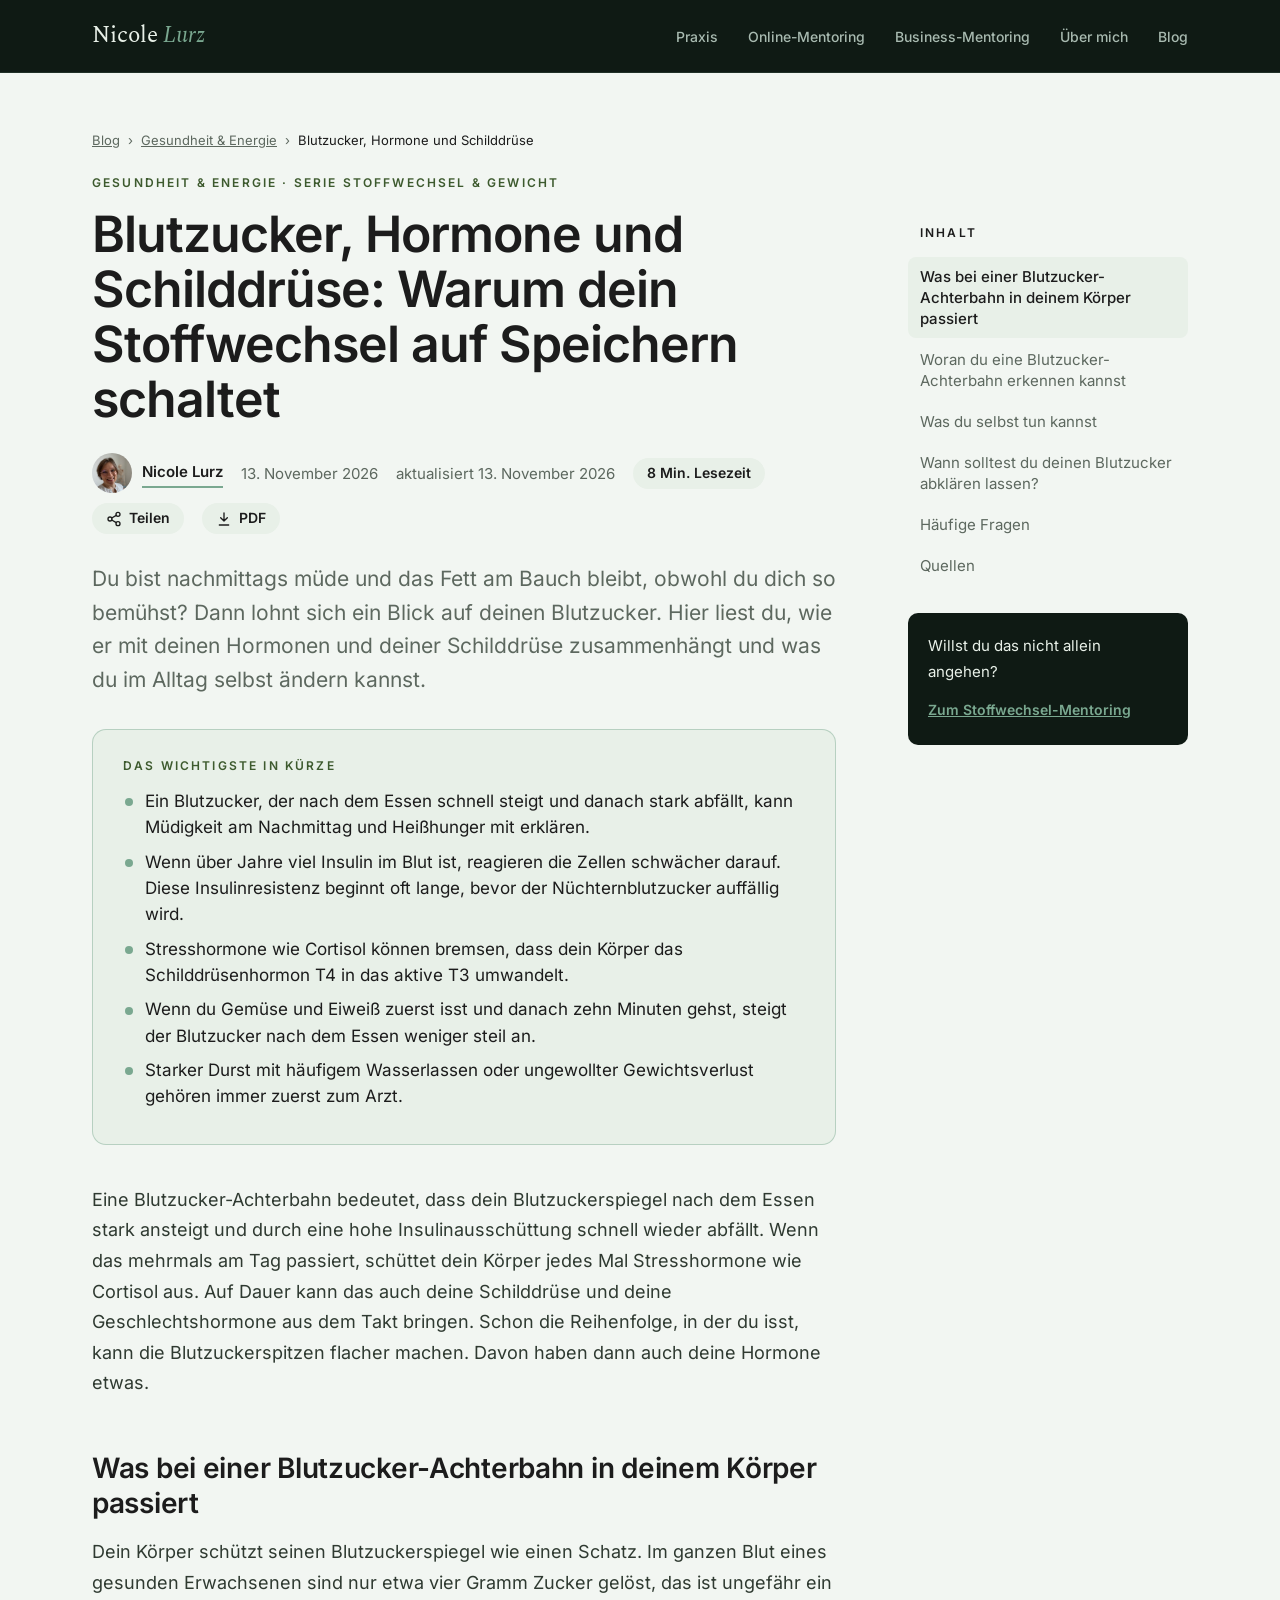
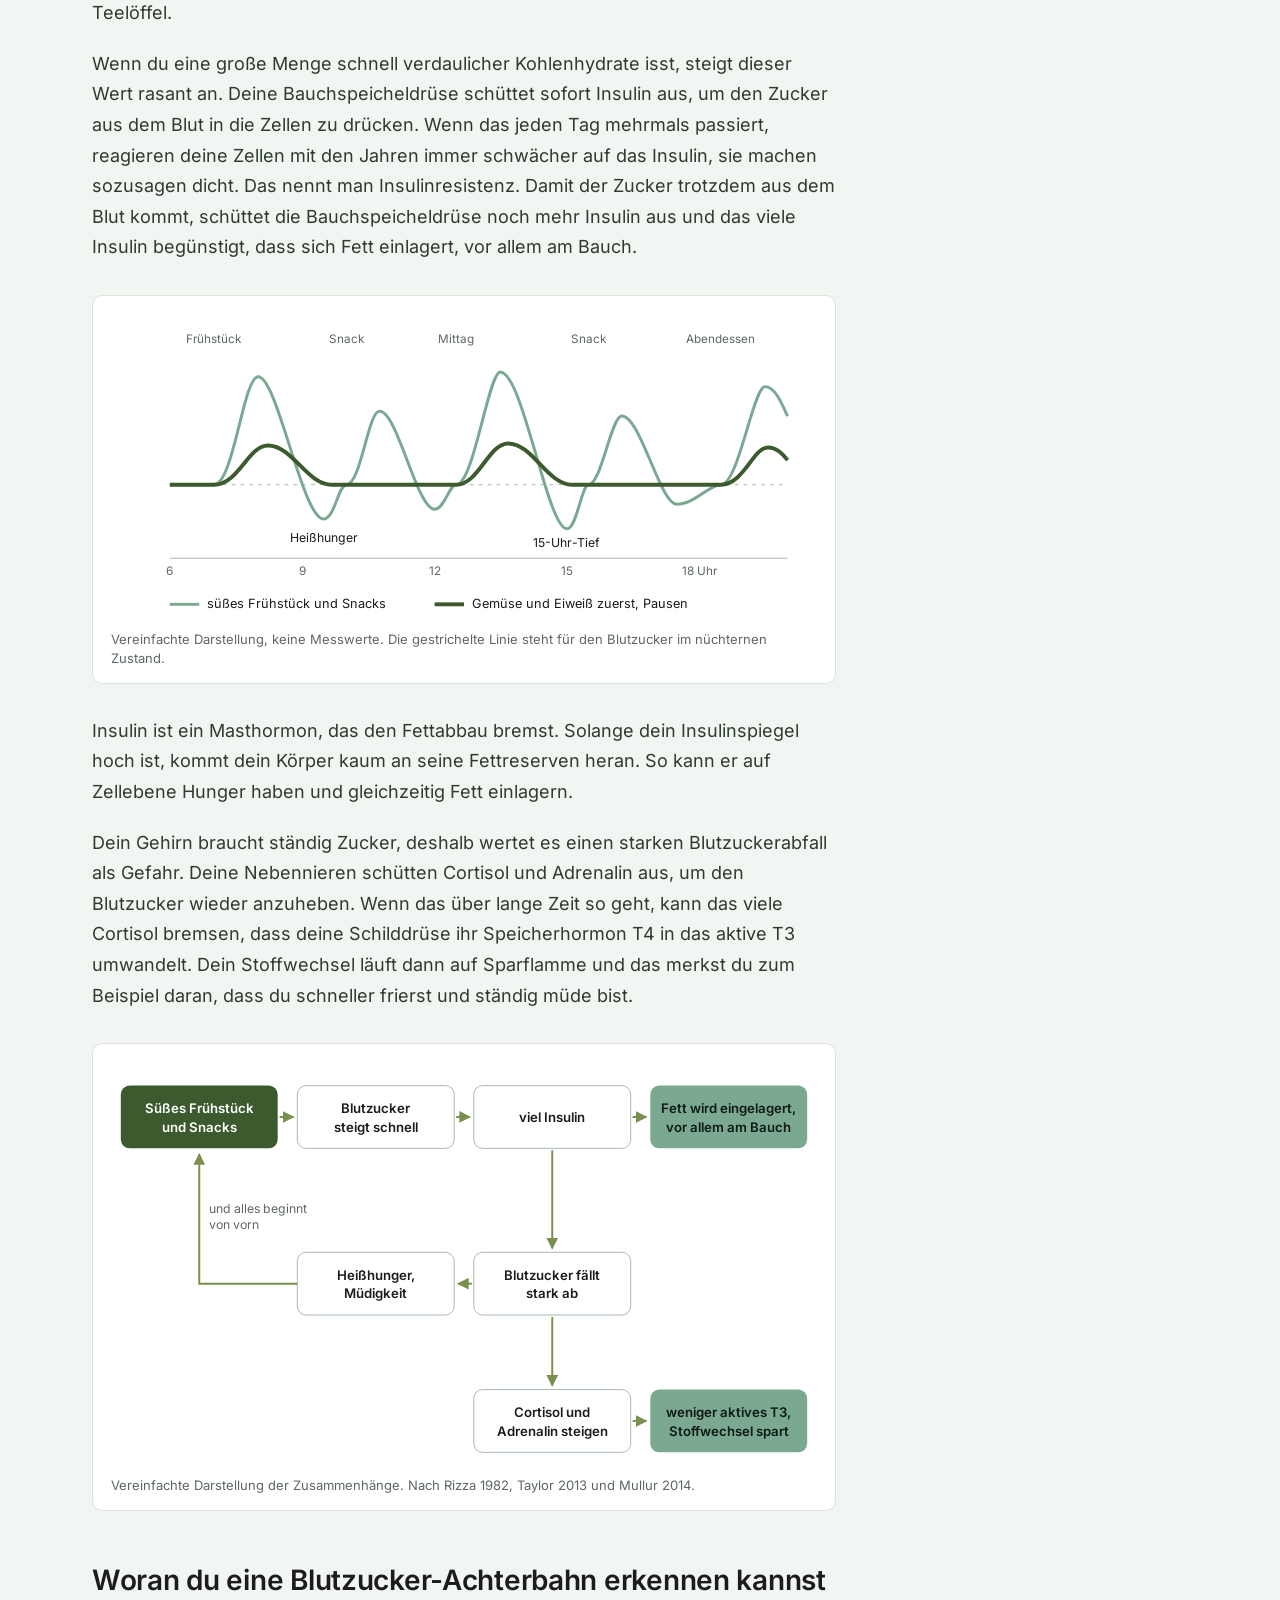
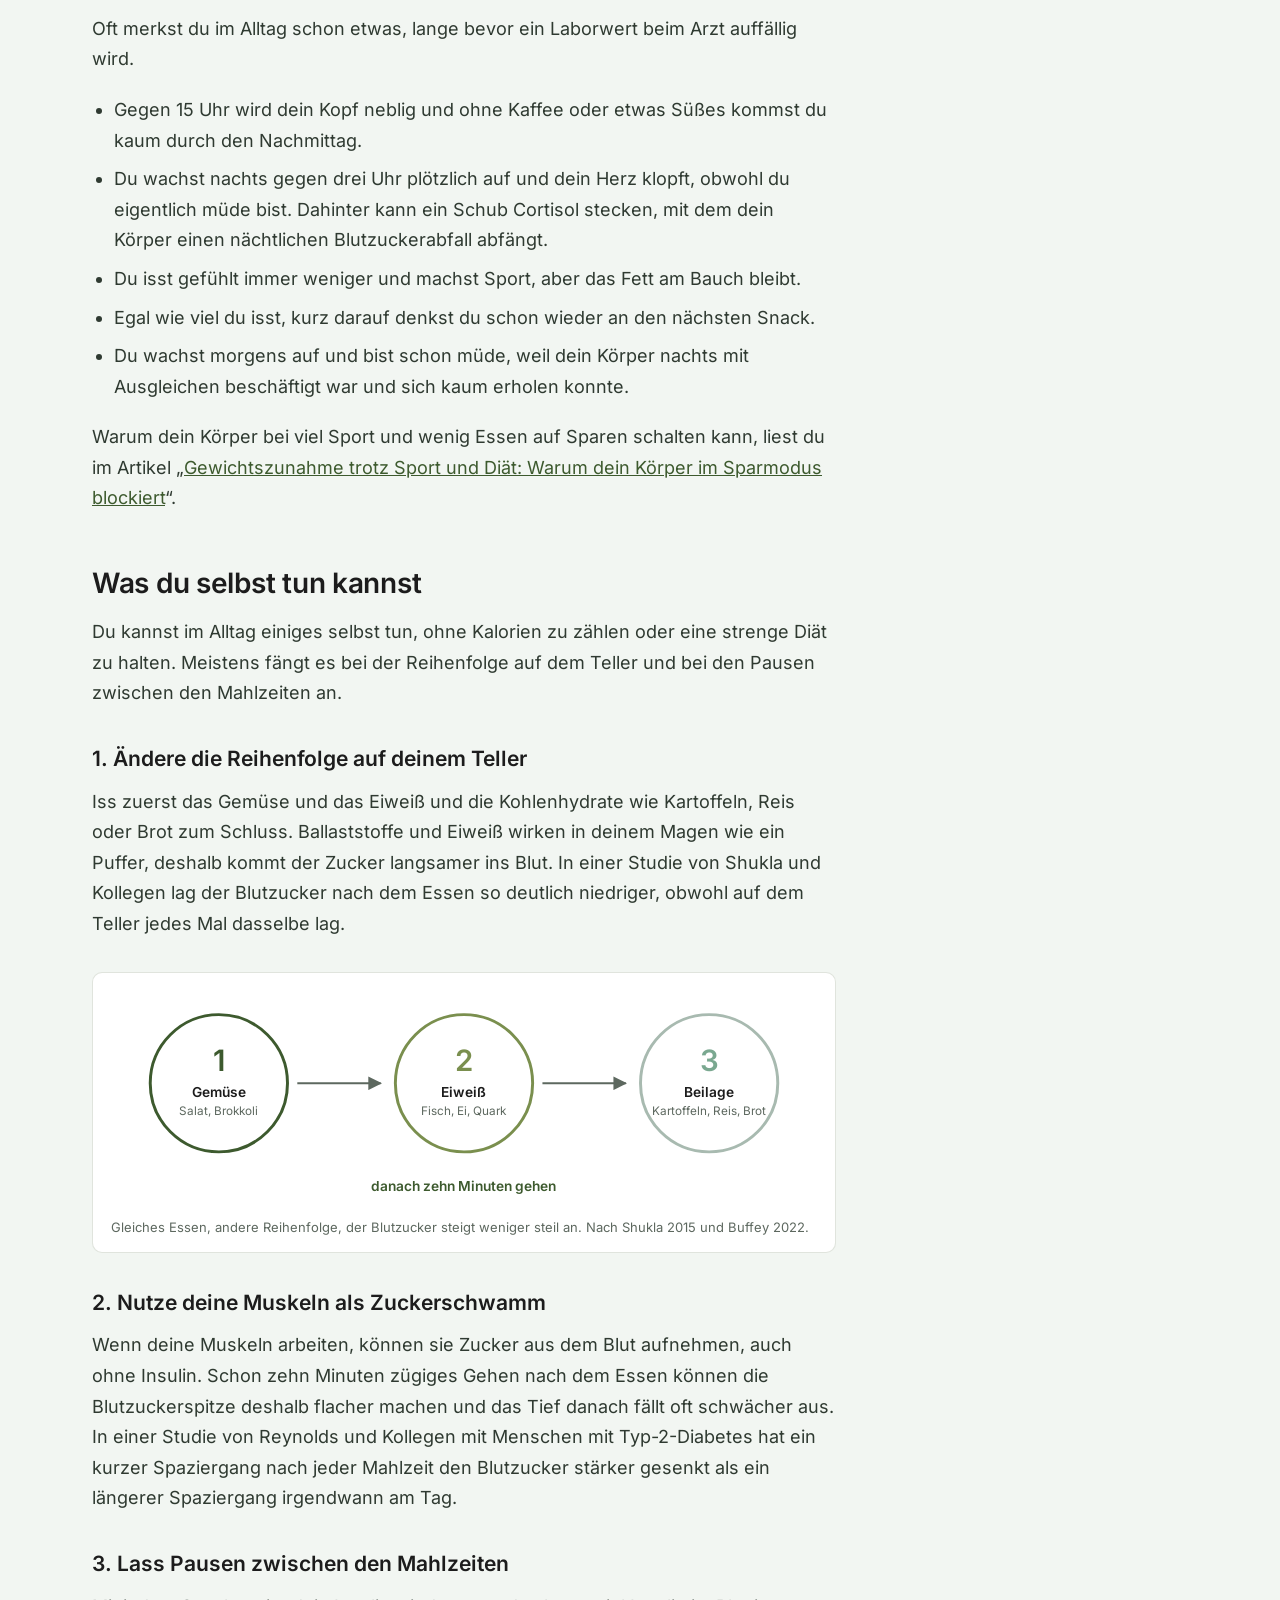
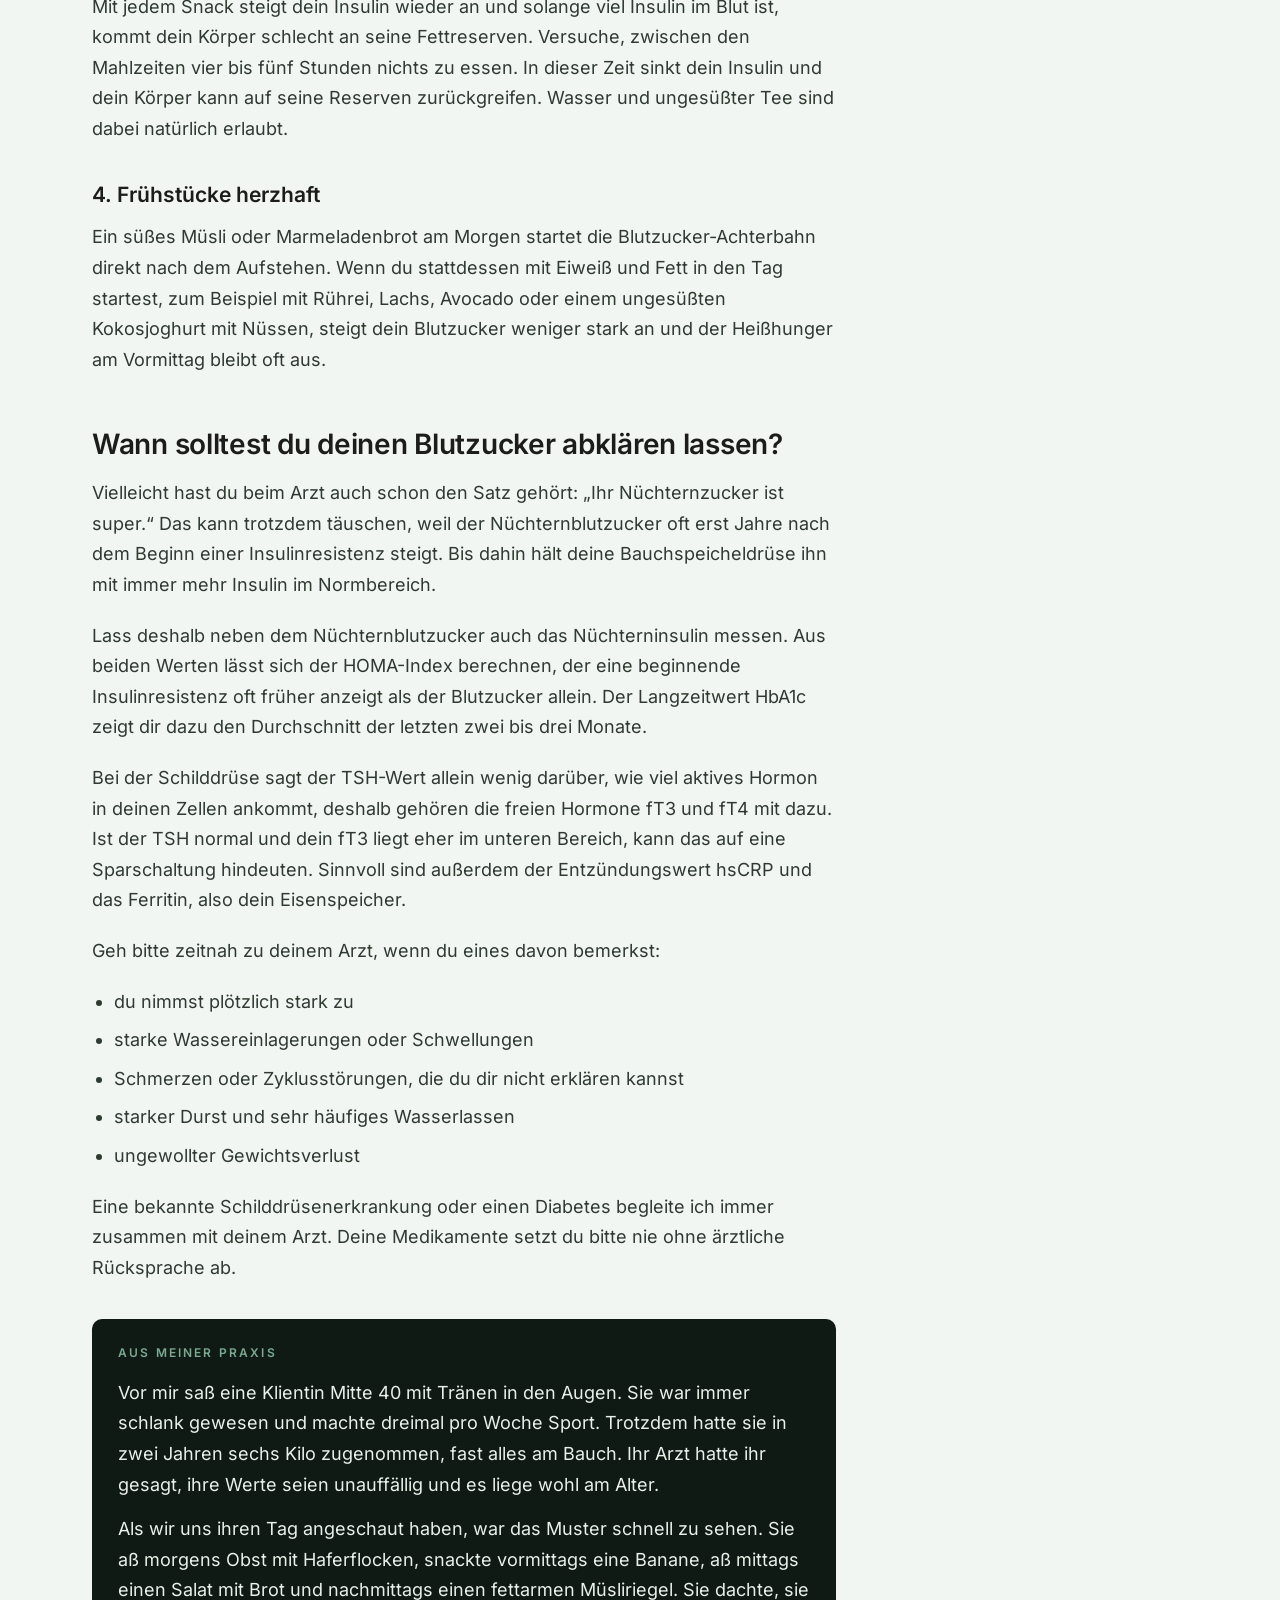
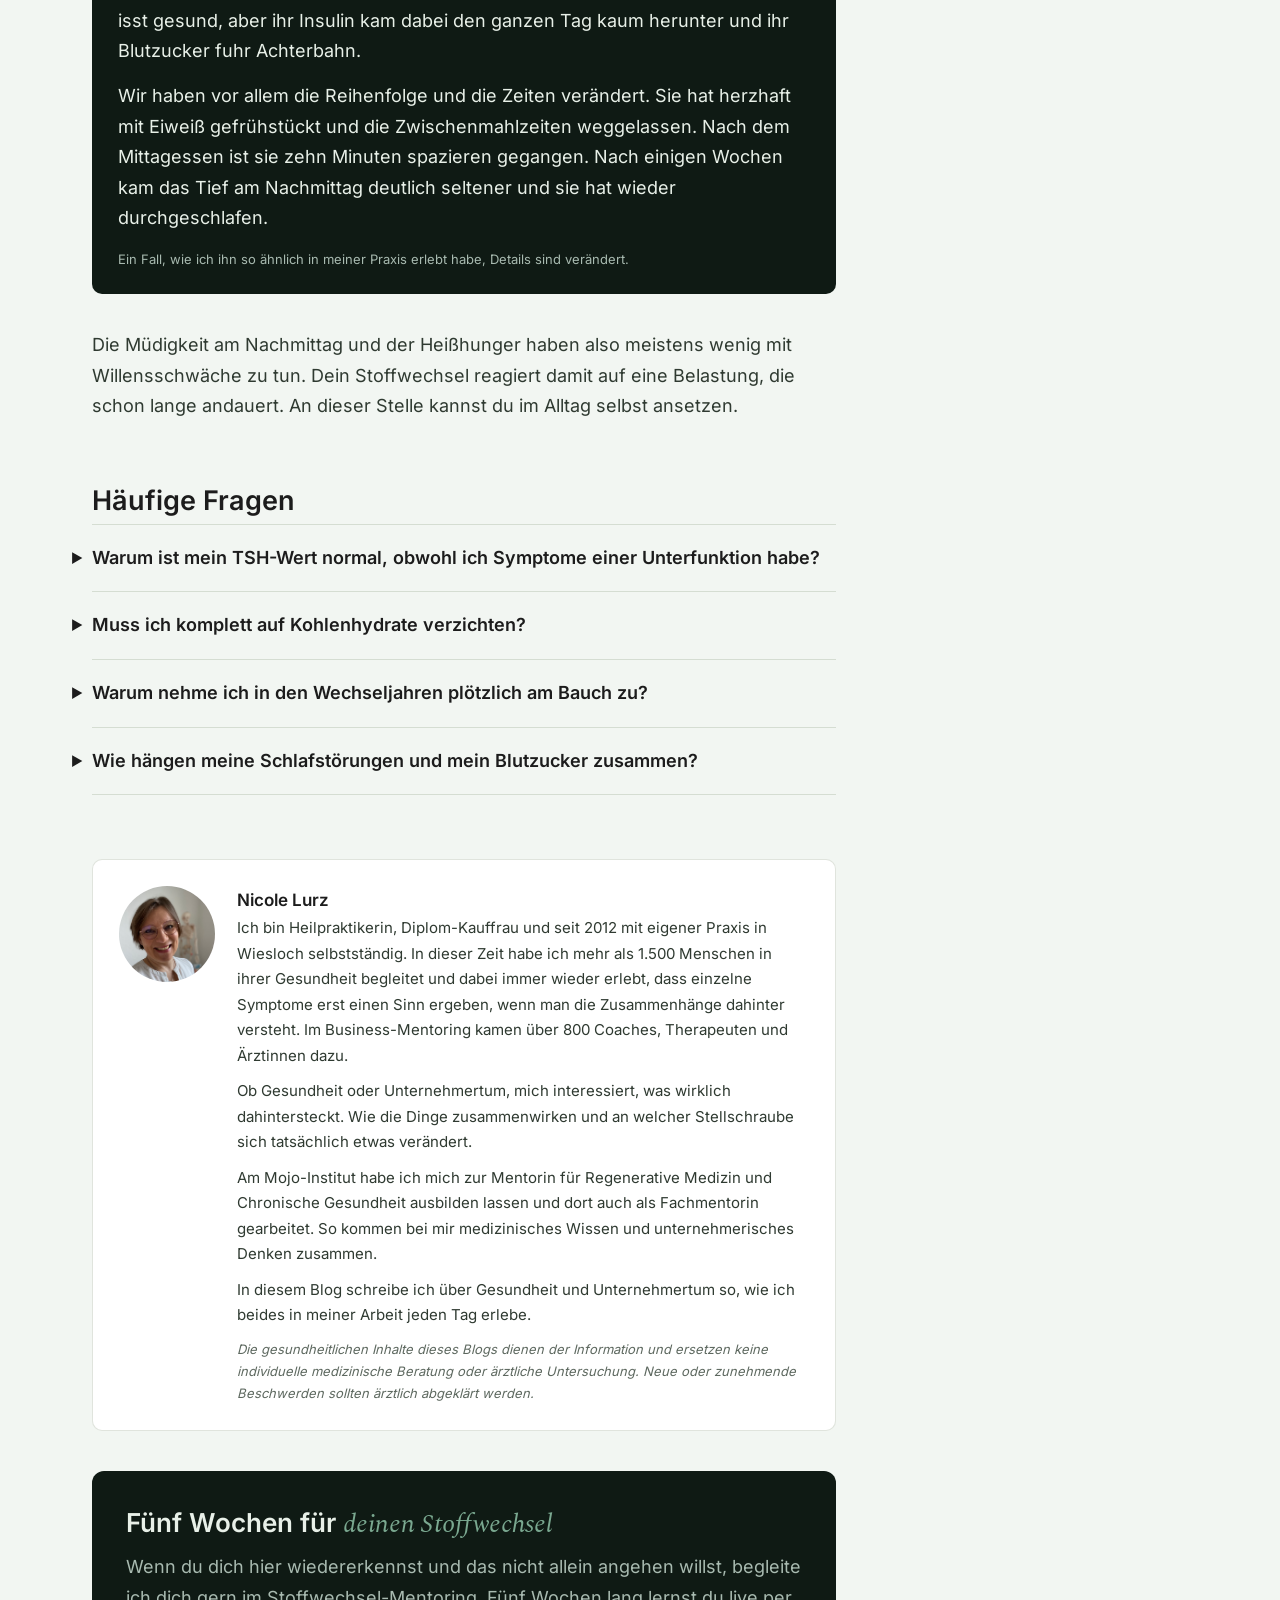
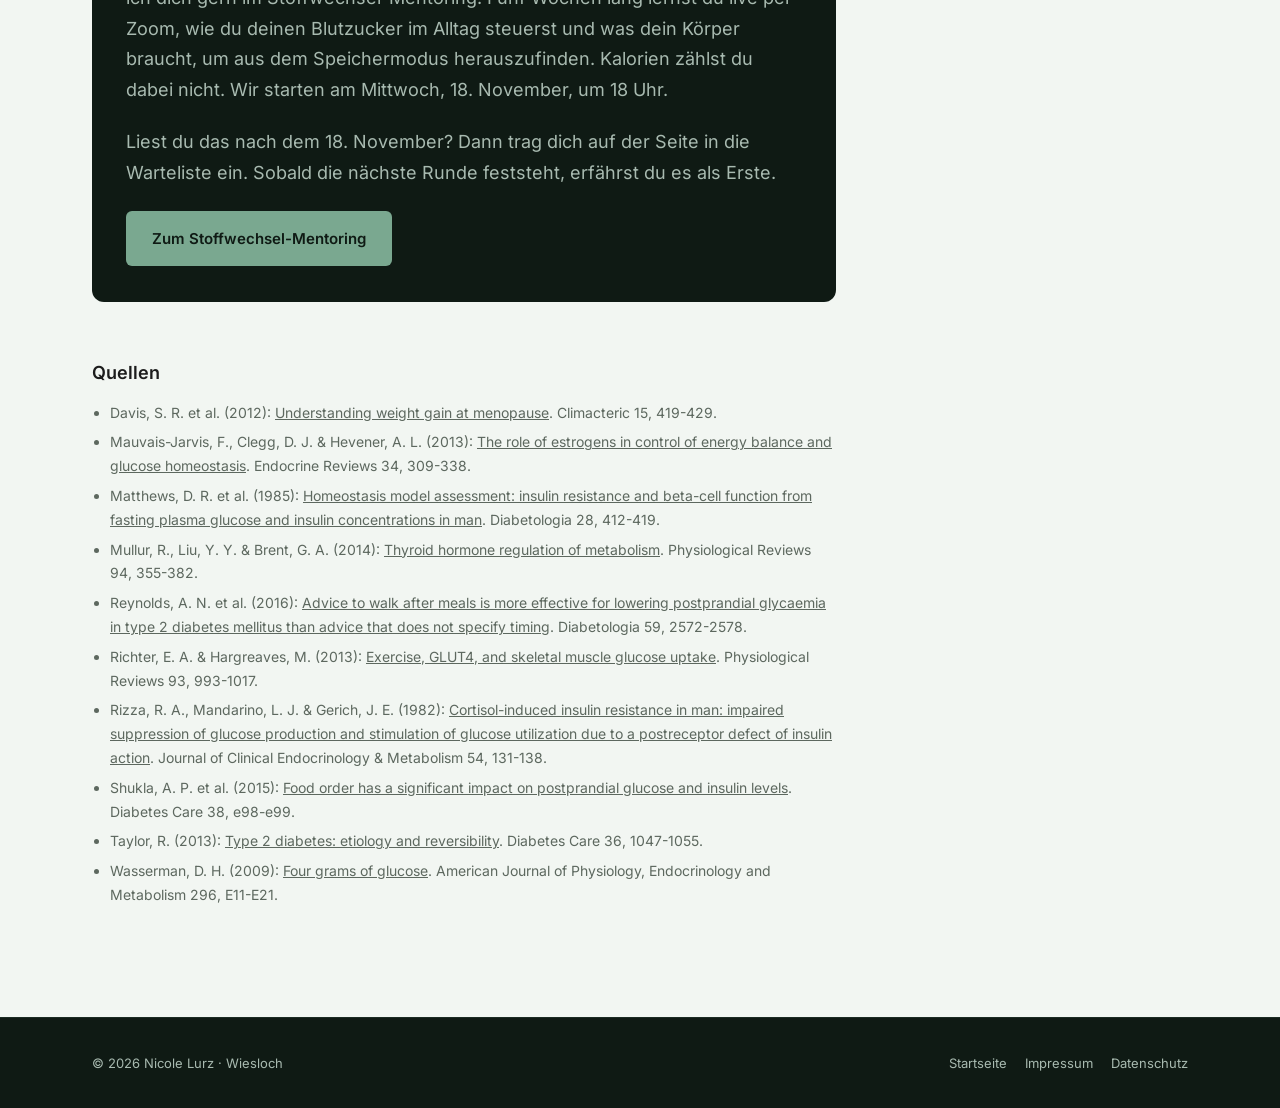
<file: blog/blutzucker-hormone-und-schilddruese/index.html>
<!doctype html>
<html lang="de">
<head>
<meta charset="utf-8">
<meta name="viewport" content="width=device-width, initial-scale=1">
<title>Blutzucker und Hormone: Warum dein Körper Fett speichert · Nicole Lurz</title>
<meta name="description" content="Müde am Nachmittag und Bauchfett trotz Sport? Wie Blutzucker, Hormone und Schilddrüse zusammenhängen und was du im Alltag selbst ändern kannst.">
<link rel="canonical" href="https://nicole-lurz.com/blog/blutzucker-hormone-und-schilddruese/">
<meta property="og:type" content="article">
<meta property="og:url" content="https://nicole-lurz.com/blog/blutzucker-hormone-und-schilddruese/">
<meta property="og:title" content="Blutzucker und Hormone: Warum dein Körper Fett speichert">
<meta property="og:description" content="Müde am Nachmittag und Bauchfett trotz Sport? Wie Blutzucker, Hormone und Schilddrüse zusammenhängen und was du im Alltag selbst ändern kannst.">
<meta property="og:image" content="https://nicole-lurz.com/images/nicole-hero.jpg">
<link rel="icon" href="/favicon.svg" type="image/svg+xml">
<link rel="icon" href="/favicon-32.png" sizes="32x32">
<link rel="apple-touch-icon" href="/favicon-180.png">
<link rel="stylesheet" href="/fonts/fonts.css">
<link rel="stylesheet" href="/blog/blog.css?v=20261113c">
<script type="application/ld+json">
{
 "@context": "https://schema.org",
 "@graph": [
  {
   "@type": "Article",
   "headline": "Blutzucker, Hormone und Schilddrüse: Warum dein Stoffwechsel auf Speichern schaltet",
   "description": "Müde am Nachmittag und Bauchfett trotz Sport? Wie Blutzucker, Hormone und Schilddrüse zusammenhängen und was du im Alltag selbst ändern kannst.",
   "datePublished": "2026-11-13",
   "dateModified": "2026-11-13",
   "inLanguage": "de",
   "mainEntityOfPage": "https://nicole-lurz.com/blog/blutzucker-hormone-und-schilddruese/",
   "image": "https://nicole-lurz.com/images/nicole-hero.jpg",
   "author": {
    "@id": "https://nicole-lurz.com/#nicole"
   },
   "publisher": {
    "@id": "https://nicole-lurz.com/#nicole"
   },
   "isPartOf": {
    "@type": "CreativeWorkSeries",
    "name": "Stoffwechsel & Gewicht"
   },
   "keywords": "Blutzucker, Insulinresistenz, Schilddrüse, T3, Cortisol, Hormone, Stoffwechsel, HOMA-Index, Reihenfolge beim Essen",
   "about": [
    {
     "@type": "Thing",
     "name": "Blutzucker"
    },
    {
     "@type": "Thing",
     "name": "Insulinresistenz"
    },
    {
     "@type": "Thing",
     "name": "Schilddrüse"
    }
   ]
  },
  {
   "@type": "Person",
   "@id": "https://nicole-lurz.com/#nicole",
   "name": "Nicole Lurz",
   "jobTitle": "Heilpraktikerin, Gesundheits- und Business-Mentorin",
   "url": "https://nicole-lurz.com/",
   "image": "https://nicole-lurz.com/images/nicole-portrait.jpg",
   "sameAs": [
    "https://naturheilpraxis-lurz.de/",
    "https://nicole-lurz.de/"
   ]
  },
  {
   "@type": "FAQPage",
   "mainEntity": [
    {
     "@type": "Question",
     "name": "Warum ist mein TSH-Wert normal, obwohl ich Symptome einer Unterfunktion habe?",
     "acceptedAnswer": {
      "@type": "Answer",
      "text": "Der TSH-Wert ist das Signal, mit dem dein Gehirn die Schilddrüse antreibt. Er sagt wenig darüber, ob das Speicherhormon T4 in den Zellen auch in das aktive T3 umgewandelt wird. Bei Dauerstress oder Entzündungen kann der Körper diese Umwandlung bremsen, um Energie zu sparen. Dann kannst du Beschwerden wie bei einer Unterfunktion haben, obwohl der TSH-Wert unauffällig ist."
     }
    },
    {
     "@type": "Question",
     "name": "Muss ich komplett auf Kohlenhydrate verzichten?",
     "acceptedAnswer": {
      "@type": "Answer",
      "text": "Nein. Wichtiger ist, welche Kohlenhydrate du isst und wann du sie isst. Wenn du sie ans Ende der Mahlzeit stellst oder nach Bewegung isst, kommt dein Körper meistens gut damit zurecht. Strenge Verbote machen dagegen oft Stress und Stress kann über das Cortisol den Blutzucker wieder anheben."
     }
    },
    {
     "@type": "Question",
     "name": "Warum nehme ich in den Wechseljahren plötzlich am Bauch zu?",
     "acceptedAnswer": {
      "@type": "Answer",
      "text": "Wenn das Östrogen in den Wechseljahren sinkt, reagieren deine Muskeln schwächer auf Insulin und das Fett lagert sich eher am Bauch ein als an Hüften und Oberschenkeln. Dieses Bauchfett liegt um die inneren Organe und bildet selbst Entzündungsbotenstoffe. Mit Krafttraining und genug Eiweiß kannst du gegensteuern. Mehr dazu liest du im Artikel „Gewichtszunahme in den Wechseljahren: Warum dein Bauchfett wächst und was du selbst tun kannst“."
     }
    },
    {
     "@type": "Question",
     "name": "Wie hängen meine Schlafstörungen und mein Blutzucker zusammen?",
     "acceptedAnswer": {
      "@type": "Answer",
      "text": "Wenn du abends viele schnelle Kohlenhydrate isst, kann dein Blutzucker mitten in der Nacht stark abfallen. Dein Gehirn wertet das als Gefahr und dein Körper schüttet Adrenalin und Cortisol aus, damit die Leber Zucker freigibt. Dann wachst du vielleicht gegen drei Uhr hellwach auf und dein Herz klopft. Probier in dem Fall aus, ob du besser schläfst, wenn es abends mehr Gemüse und Eiweiß und weniger schnelle Kohlenhydrate gibt."
     }
    }
   ]
  },
  {
   "@type": "BreadcrumbList",
   "itemListElement": [
    {
     "@type": "ListItem",
     "position": 1,
     "name": "Blog",
     "item": "https://nicole-lurz.com/blog/"
    },
    {
     "@type": "ListItem",
     "position": 2,
     "name": "Blutzucker, Hormone und Schilddrüse",
     "item": "https://nicole-lurz.com/blog/blutzucker-hormone-und-schilddruese/"
    }
   ]
  }
 ]
}
</script>
<!-- GoatCounter: anonymer Seitenzähler, keine Cookies, keine personenbezogenen
     Daten, läuft deshalb unabhängig vom Consent-Banner. Domain vor dem Pfad,
     damit sich die Zahlen nicht mit nicole-lurz.de im selben Konto mischen. -->
<script>window.goatcounter = { path: function (p) { return location.host + p } };</script>
<script data-goatcounter="https://nicolelurz.goatcounter.com/count" async src="//gc.zgo.at/count.js"></script>
</head>
<body>

<header class="kopf">
  <div class="wrap">
    <a class="wortmarke" href="/"><span class="lf">Nicole</span><span class="ll">Lurz</span></a>
    <nav aria-label="Hauptmenü">
      <ul>
        <li><a href="/#praxis">Praxis</a></li>
        <li><a href="/#online">Online-Mentoring</a></li>
        <li><a href="/#business">Business-Mentoring</a></li>
        <li><a href="/#ueber">Über mich</a></li>
        <li class="immer"><a href="/blog/">Blog</a></li>
      </ul>
    </nav>
  </div>
</header>

<main>
  <article class="wrap artikel-raster">
    <div class="artikel-haupt">
      <header class="artikel-kopf">
        <p class="brotkrumen"><a href="/blog/">Blog</a> <span>›</span> <a href="/blog/">Gesundheit &amp; Energie</a> <span>›</span> <span class="hier">Blutzucker, Hormone und Schilddrüse</span></p>
        <p class="eyebrow">Gesundheit &amp; Energie · Serie Stoffwechsel &amp; Gewicht</p>
        <h1>Blutzucker, Hormone und Schilddrüse: Warum dein Stoffwechsel auf Speichern schaltet</h1>
        <div class="meta-leiste">
          <a class="autor" href="#autorin"><img src="/images/nicole-portrait.jpg" alt="" width="40" height="40"><span>Nicole Lurz</span></a>
          <time datetime="2026-11-13">13. November 2026</time>
          <span class="leise">aktualisiert <time datetime="2026-11-13">13. November 2026</time></span>
          <span class="pille">8 Min. Lesezeit</span>
          <button class="pille knopf" type="button" data-teilen><svg width="16" height="16" viewBox="0 0 24 24" fill="none" stroke="currentColor" stroke-width="2" stroke-linecap="round" stroke-linejoin="round" aria-hidden="true"><circle cx="18" cy="5" r="3"/><circle cx="6" cy="12" r="3"/><circle cx="18" cy="19" r="3"/><path d="M8.6 13.5l6.8 4M15.4 6.5l-6.8 4"/></svg><span>Teilen</span></button>
          <button class="pille knopf" type="button" data-pdf><svg width="16" height="16" viewBox="0 0 24 24" fill="none" stroke="currentColor" stroke-width="2" stroke-linecap="round" stroke-linejoin="round" aria-hidden="true"><path d="M12 3v12M7 10l5 5 5-5M5 21h14"/></svg><span>PDF</span></button>
        </div>
        <p class="teaser">Du bist nachmittags müde und das Fett am Bauch bleibt, obwohl du dich so bemühst? Dann lohnt sich ein Blick auf deinen Blutzucker. Hier liest du, wie er mit deinen Hormonen und deiner Schilddrüse zusammenhängt und was du im Alltag selbst ändern kannst.</p>
      </header>

      <div class="kurz">
        <p class="eyebrow">Das Wichtigste in Kürze</p>
        <ul>
          <li>Ein Blutzucker, der nach dem Essen schnell steigt und danach stark abfällt, kann Müdigkeit am Nachmittag und Heißhunger mit erklären.</li>
          <li>Wenn über Jahre viel Insulin im Blut ist, reagieren die Zellen schwächer darauf. Diese Insulinresistenz beginnt oft lange, bevor der Nüchternblutzucker auffällig wird.</li>
          <li>Stresshormone wie Cortisol können bremsen, dass dein Körper das Schilddrüsenhormon T4 in das aktive T3 umwandelt.</li>
          <li>Wenn du Gemüse und Eiweiß zuerst isst und danach zehn Minuten gehst, steigt der Blutzucker nach dem Essen weniger steil an.</li>
          <li>Starker Durst mit häufigem Wasserlassen oder ungewollter Gewichtsverlust gehören immer zuerst zum Arzt.</li>
        </ul>
      </div>

      <nav class="inhalt inhalt-mobil" aria-label="Inhalt">
        <strong>Inhalt</strong>
        <ol>
          <li><a href="#abschnitt-1">Was bei einer Blutzucker-Achterbahn in deinem Körper passiert</a></li>
          <li><a href="#abschnitt-2">Woran du eine Blutzucker-Achterbahn erkennen kannst</a></li>
          <li><a href="#abschnitt-3">Was du selbst tun kannst</a></li>
          <li><a href="#abschnitt-4">Wann solltest du deinen Blutzucker abklären lassen?</a></li>
          <li><a href="#fragen">Häufige Fragen</a></li>
        </ol>
      </nav>

      <div class="text">
<p>Eine Blutzucker-Achterbahn bedeutet, dass dein Blutzuckerspiegel nach dem Essen stark ansteigt und durch eine hohe Insulinausschüttung schnell wieder abfällt. Wenn das mehrmals am Tag passiert, schüttet dein Körper jedes Mal Stresshormone wie Cortisol aus. Auf Dauer kann das auch deine Schilddrüse und deine Geschlechtshormone aus dem Takt bringen. Schon die Reihenfolge, in der du isst, kann die Blutzuckerspitzen flacher machen. Davon haben dann auch deine Hormone etwas.</p>
<h2 id="abschnitt-1">Was bei einer Blutzucker-Achterbahn in deinem Körper passiert</h2>
<p>Dein Körper schützt seinen Blutzuckerspiegel wie einen Schatz. Im ganzen Blut eines gesunden Erwachsenen sind nur etwa vier Gramm Zucker gelöst, das ist ungefähr ein Teelöffel.</p>
<p>Wenn du eine große Menge schnell verdaulicher Kohlenhydrate isst, steigt dieser Wert rasant an. Deine Bauchspeicheldrüse schüttet sofort Insulin aus, um den Zucker aus dem Blut in die Zellen zu drücken. Wenn das jeden Tag mehrmals passiert, reagieren deine Zellen mit den Jahren immer schwächer auf das Insulin, sie machen sozusagen dicht. Das nennt man Insulinresistenz. Damit der Zucker trotzdem aus dem Blut kommt, schüttet die Bauchspeicheldrüse noch mehr Insulin aus und das viele Insulin begünstigt, dass sich Fett einlagert, vor allem am Bauch.</p>
<figure class="abb"><div class="abb-bild"><svg viewBox="0 0 720 310" role="img" aria-label="Blutzuckerverlauf über den Tag, einmal mit starken Schwankungen und einmal flacher">
<g font-size="12" fill="#5d685f" text-anchor="middle"><text x="105" y="26">Frühstück</text><text x="240" y="26">Snack</text><text x="352" y="26">Mittag</text><text x="487" y="26">Snack</text><text x="622" y="26">Abendessen</text></g>
<path d="M60 170 H690" stroke="#A8BAB0" stroke-dasharray="4 5"/>
<path d="M60 170 L105 170 C125 170 135 60 150 60 C170 60 195 205 217 205 C228 205 232 170 240 170 C255 170 262 95 274 95 C292 95 312 195 330 195 C340 195 345 170 352 170 C370 170 385 55 397 55 C420 55 445 215 465 215 C475 215 480 170 487 170 C500 170 510 100 521 100 C540 100 560 190 577 190 C595 190 610 170 622 170 C640 170 655 70 667 70 C678 70 685 90 690 100" stroke="#7AA890" stroke-width="3" fill="none"/>
<path d="M60 170 L105 170 C130 170 140 130 160 130 C185 130 200 170 225 170 L352 170 C375 170 385 128 405 128 C430 128 445 170 470 170 L622 170 C645 170 655 132 670 132 C680 132 686 140 690 145" stroke="#3D5A2E" stroke-width="4" fill="none"/>
<g font-size="12.5" fill="#1C1C1C" text-anchor="middle"><text x="217" y="228">Heißhunger</text><text x="465" y="234">15-Uhr-Tief</text></g>
<path d="M60 245 H690" stroke="#A8BAB0"/>
<g font-size="12" fill="#5d685f" text-anchor="middle"><text x="60" y="262">6</text><text x="195" y="262">9</text><text x="330" y="262">12</text><text x="465" y="262">15</text><text x="600" y="262">18 Uhr</text></g>
<g font-size="13" fill="#1C1C1C"><path d="M60 292 H90" stroke="#7AA890" stroke-width="3"/><text x="98" y="296">süßes Frühstück und Snacks</text><path d="M330 292 H360" stroke="#3D5A2E" stroke-width="4"/><text x="368" y="296">Gemüse und Eiweiß zuerst, Pausen</text></g></svg></div>
<figcaption>Vereinfachte Darstellung, keine Messwerte. Die gestrichelte Linie steht für den Blutzucker im nüchternen Zustand.</figcaption></figure>
<p>Insulin ist ein Masthormon, das den Fettabbau bremst. Solange dein Insulinspiegel hoch ist, kommt dein Körper kaum an seine Fettreserven heran. So kann er auf Zellebene Hunger haben und gleichzeitig Fett einlagern.</p>
<p>Dein Gehirn braucht ständig Zucker, deshalb wertet es einen starken Blutzuckerabfall als Gefahr. Deine Nebennieren schütten Cortisol und Adrenalin aus, um den Blutzucker wieder anzuheben. Wenn das über lange Zeit so geht, kann das viele Cortisol bremsen, dass deine Schilddrüse ihr Speicherhormon T4 in das aktive T3 umwandelt. Dein Stoffwechsel läuft dann auf Sparflamme und das merkst du zum Beispiel daran, dass du schneller frierst und ständig müde bist.</p>
<figure class="abb"><div class="abb-bild"><svg viewBox="0 0 720 410" role="img" aria-label="Wie Blutzucker, Insulin, Stresshormone und Schilddrüse zusammenhängen"><rect x="10" y="20" width="160" height="64" rx="9" fill="#3D5A2E" stroke="none"/><text x="90" y="48" fill="#fff" text-anchor="middle" font-size="13.5" font-weight="600">Süßes Frühstück</text><text x="90" y="67" fill="#fff" text-anchor="middle" font-size="13.5" font-weight="600">und Snacks</text><rect x="190" y="20" width="160" height="64" rx="9" fill="#fff" stroke="#A8BAB0"/><text x="270" y="48" fill="#1C1C1C" text-anchor="middle" font-size="13.5" font-weight="600">Blutzucker</text><text x="270" y="67" fill="#1C1C1C" text-anchor="middle" font-size="13.5" font-weight="600">steigt schnell</text><rect x="370" y="20" width="160" height="64" rx="9" fill="#fff" stroke="#A8BAB0"/><text x="450" y="57" fill="#1C1C1C" text-anchor="middle" font-size="13.5" font-weight="600">viel Insulin</text><rect x="550" y="20" width="160" height="64" rx="9" fill="#7AA890" stroke="none"/><text x="630" y="48" fill="#0F1A14" text-anchor="middle" font-size="13.5" font-weight="600">Fett wird eingelagert,</text><text x="630" y="67" fill="#0F1A14" text-anchor="middle" font-size="13.5" font-weight="600">vor allem am Bauch</text><rect x="370" y="190" width="160" height="64" rx="9" fill="#fff" stroke="#A8BAB0"/><text x="450" y="218" fill="#1C1C1C" text-anchor="middle" font-size="13.5" font-weight="600">Blutzucker fällt</text><text x="450" y="237" fill="#1C1C1C" text-anchor="middle" font-size="13.5" font-weight="600">stark ab</text><rect x="190" y="190" width="160" height="64" rx="9" fill="#fff" stroke="#A8BAB0"/><text x="270" y="218" fill="#1C1C1C" text-anchor="middle" font-size="13.5" font-weight="600">Heißhunger,</text><text x="270" y="237" fill="#1C1C1C" text-anchor="middle" font-size="13.5" font-weight="600">Müdigkeit</text><rect x="370" y="330" width="160" height="64" rx="9" fill="#fff" stroke="#A8BAB0"/><text x="450" y="358" fill="#1C1C1C" text-anchor="middle" font-size="13.5" font-weight="600">Cortisol und</text><text x="450" y="377" fill="#1C1C1C" text-anchor="middle" font-size="13.5" font-weight="600">Adrenalin steigen</text><rect x="550" y="330" width="160" height="64" rx="9" fill="#7AA890" stroke="none"/><text x="630" y="358" fill="#0F1A14" text-anchor="middle" font-size="13.5" font-weight="600">weniger aktives T3,</text><text x="630" y="377" fill="#0F1A14" text-anchor="middle" font-size="13.5" font-weight="600">Stoffwechsel spart</text><g stroke="#7A8F4E" stroke-width="2" fill="none" marker-end="url(#mk1)"><path d="M172 52 H186"/><path d="M352 52 H366"/><path d="M532 52 H546"/><path d="M450 86 V186"/><path d="M368 222 H354"/><path d="M190 222 H90 V90"/><path d="M450 256 V326"/><path d="M532 362 H546"/></g><text x="100" y="150" font-size="12.5" fill="#5d685f">und alles beginnt</text><text x="100" y="166" font-size="12.5" fill="#5d685f">von vorn</text><defs><marker id="mk1" viewBox="0 0 10 10" refX="9" refY="5" markerWidth="6" markerHeight="6" orient="auto"><path d="M0 0L10 5L0 10z" fill="#7A8F4E"/></marker></defs></svg></div><figcaption>Vereinfachte Darstellung der Zusammenhänge. Nach Rizza 1982, Taylor 2013 und Mullur 2014.</figcaption></figure>
<h2 id="abschnitt-2">Woran du eine Blutzucker-Achterbahn erkennen kannst</h2>
<p>Oft merkst du im Alltag schon etwas, lange bevor ein Laborwert beim Arzt auffällig wird.</p>
<ul><li>Gegen 15 Uhr wird dein Kopf neblig und ohne Kaffee oder etwas Süßes kommst du kaum durch den Nachmittag.</li><li>Du wachst nachts gegen drei Uhr plötzlich auf und dein Herz klopft, obwohl du eigentlich müde bist. Dahinter kann ein Schub Cortisol stecken, mit dem dein Körper einen nächtlichen Blutzuckerabfall abfängt.</li><li>Du isst gefühlt immer weniger und machst Sport, aber das Fett am Bauch bleibt.</li><li>Egal wie viel du isst, kurz darauf denkst du schon wieder an den nächsten Snack.</li><li>Du wachst morgens auf und bist schon müde, weil dein Körper nachts mit Ausgleichen beschäftigt war und sich kaum erholen konnte.</li></ul>
<p>Warum dein Körper bei viel Sport und wenig Essen auf Sparen schalten kann, liest du im Artikel „<a href="/blog/gewichtszunahme-trotz-sport/">Gewichtszunahme trotz Sport und Diät: Warum dein Körper im Sparmodus blockiert</a>“.</p>
<h2 id="abschnitt-3">Was du selbst tun kannst</h2>
<p>Du kannst im Alltag einiges selbst tun, ohne Kalorien zu zählen oder eine strenge Diät zu halten. Meistens fängt es bei der Reihenfolge auf dem Teller und bei den Pausen zwischen den Mahlzeiten an.</p>
<h3>1. Ändere die Reihenfolge auf deinem Teller</h3>
<p>Iss zuerst das Gemüse und das Eiweiß und die Kohlenhydrate wie Kartoffeln, Reis oder Brot zum Schluss. Ballaststoffe und Eiweiß wirken in deinem Magen wie ein Puffer, deshalb kommt der Zucker langsamer ins Blut. In einer Studie von Shukla und Kollegen lag der Blutzucker nach dem Essen so deutlich niedriger, obwohl auf dem Teller jedes Mal dasselbe lag.</p>
<figure class="abb"><div class="abb-bild"><svg viewBox="0 0 720 220" role="img" aria-label="Reihenfolge beim Essen: erst Gemüse, dann Eiweiß, Beilagen zum Schluss">
<g font-size="14" fill="#1C1C1C" text-anchor="middle">
<circle cx="110" cy="90" r="70" fill="#fff" stroke="#3D5A2E" stroke-width="3"/><text x="110" y="78" font-size="30" font-weight="600" fill="#3D5A2E">1</text><text x="110" y="104" font-weight="600">Gemüse</text><text x="110" y="122" font-size="12" fill="#5d685f">Salat, Brokkoli</text>
<circle cx="360" cy="90" r="70" fill="#fff" stroke="#7A8F4E" stroke-width="3"/><text x="360" y="78" font-size="30" font-weight="600" fill="#7A8F4E">2</text><text x="360" y="104" font-weight="600">Eiweiß</text><text x="360" y="122" font-size="12" fill="#5d685f">Fisch, Ei, Quark</text>
<circle cx="610" cy="90" r="70" fill="#fff" stroke="#A8BAB0" stroke-width="3"/><text x="610" y="78" font-size="30" font-weight="600" fill="#7AA890">3</text><text x="610" y="104" font-weight="600">Beilage</text><text x="610" y="122" font-size="12" fill="#5d685f">Kartoffeln, Reis, Brot</text></g>
<g stroke="#5d685f" stroke-width="2" marker-end="url(#mt)"><path d="M190 90 H275"/><path d="M440 90 H525"/></g>
<text x="360" y="200" text-anchor="middle" font-size="14" fill="#3D5A2E" font-weight="600">danach zehn Minuten gehen</text>
<defs><marker id="mt" viewBox="0 0 10 10" refX="9" refY="5" markerWidth="7" markerHeight="7" orient="auto"><path d="M0 0L10 5L0 10z" fill="#5d685f"/></marker></defs></svg></div>
<figcaption>Gleiches Essen, andere Reihenfolge, der Blutzucker steigt weniger steil an. Nach Shukla 2015 und Buffey 2022.</figcaption></figure>
<h3>2. Nutze deine Muskeln als Zuckerschwamm</h3>
<p>Wenn deine Muskeln arbeiten, können sie Zucker aus dem Blut aufnehmen, auch ohne Insulin. Schon zehn Minuten zügiges Gehen nach dem Essen können die Blutzuckerspitze deshalb flacher machen und das Tief danach fällt oft schwächer aus. In einer Studie von Reynolds und Kollegen mit Menschen mit Typ-2-Diabetes hat ein kurzer Spaziergang nach jeder Mahlzeit den Blutzucker stärker gesenkt als ein längerer Spaziergang irgendwann am Tag.</p>
<h3>3. Lass Pausen zwischen den Mahlzeiten</h3>
<p>Mit jedem Snack steigt dein Insulin wieder an und solange viel Insulin im Blut ist, kommt dein Körper schlecht an seine Fettreserven. Versuche, zwischen den Mahlzeiten vier bis fünf Stunden nichts zu essen. In dieser Zeit sinkt dein Insulin und dein Körper kann auf seine Reserven zurückgreifen. Wasser und ungesüßter Tee sind dabei natürlich erlaubt.</p>
<h3>4. Frühstücke herzhaft</h3>
<p>Ein süßes Müsli oder Marmeladenbrot am Morgen startet die Blutzucker-Achterbahn direkt nach dem Aufstehen. Wenn du stattdessen mit Eiweiß und Fett in den Tag startest, zum Beispiel mit Rührei, Lachs, Avocado oder einem ungesüßten Kokosjoghurt mit Nüssen, steigt dein Blutzucker weniger stark an und der Heißhunger am Vormittag bleibt oft aus.</p>
<h2 id="abschnitt-4">Wann solltest du deinen Blutzucker abklären lassen?</h2>
<p>Vielleicht hast du beim Arzt auch schon den Satz gehört: „Ihr Nüchternzucker ist super.“ Das kann trotzdem täuschen, weil der Nüchternblutzucker oft erst Jahre nach dem Beginn einer Insulinresistenz steigt. Bis dahin hält deine Bauchspeicheldrüse ihn mit immer mehr Insulin im Normbereich.</p>
<p>Lass deshalb neben dem Nüchternblutzucker auch das Nüchterninsulin messen. Aus beiden Werten lässt sich der HOMA-Index berechnen, der eine beginnende Insulinresistenz oft früher anzeigt als der Blutzucker allein. Der Langzeitwert HbA1c zeigt dir dazu den Durchschnitt der letzten zwei bis drei Monate.</p>
<p>Bei der Schilddrüse sagt der TSH-Wert allein wenig darüber, wie viel aktives Hormon in deinen Zellen ankommt, deshalb gehören die freien Hormone fT3 und fT4 mit dazu. Ist der TSH normal und dein fT3 liegt eher im unteren Bereich, kann das auf eine Sparschaltung hindeuten. Sinnvoll sind außerdem der Entzündungswert hsCRP und das Ferritin, also dein Eisenspeicher.</p>
<p>Geh bitte zeitnah zu deinem Arzt, wenn du eines davon bemerkst:</p>
<ul><li>du nimmst plötzlich stark zu</li><li>starke Wassereinlagerungen oder Schwellungen</li><li>Schmerzen oder Zyklusstörungen, die du dir nicht erklären kannst</li><li>starker Durst und sehr häufiges Wasserlassen</li><li>ungewollter Gewichtsverlust</li></ul>
<p>Eine bekannte Schilddrüsenerkrankung oder einen Diabetes begleite ich immer zusammen mit deinem Arzt. Deine Medikamente setzt du bitte nie ohne ärztliche Rücksprache ab.</p>
<aside class="einblick">
<p class="eyebrow">Aus meiner Praxis</p>
<p>Vor mir saß eine Klientin Mitte 40 mit Tränen in den Augen. Sie war immer schlank gewesen und machte dreimal pro Woche Sport. Trotzdem hatte sie in zwei Jahren sechs Kilo zugenommen, fast alles am Bauch. Ihr Arzt hatte ihr gesagt, ihre Werte seien unauffällig und es liege wohl am Alter.</p>
<p>Als wir uns ihren Tag angeschaut haben, war das Muster schnell zu sehen. Sie aß morgens Obst mit Haferflocken, snackte vormittags eine Banane, aß mittags einen Salat mit Brot und nachmittags einen fettarmen Müsliriegel. Sie dachte, sie isst gesund, aber ihr Insulin kam dabei den ganzen Tag kaum herunter und ihr Blutzucker fuhr Achterbahn.</p>
<p>Wir haben vor allem die Reihenfolge und die Zeiten verändert. Sie hat herzhaft mit Eiweiß gefrühstückt und die Zwischenmahlzeiten weggelassen. Nach dem Mittagessen ist sie zehn Minuten spazieren gegangen. Nach einigen Wochen kam das Tief am Nachmittag deutlich seltener und sie hat wieder durchgeschlafen.</p>
<p class="fall-hinweis">Ein Fall, wie ich ihn so ähnlich in meiner Praxis erlebt habe, Details sind verändert.</p>
</aside>
<p>Die Müdigkeit am Nachmittag und der Heißhunger haben also meistens wenig mit Willensschwäche zu tun. Dein Stoffwechsel reagiert damit auf eine Belastung, die schon lange andauert. An dieser Stelle kannst du im Alltag selbst ansetzen.</p>
      </div>

      <section class="faq" id="fragen">
        <h2>Häufige Fragen</h2>
        <details><summary>Warum ist mein TSH-Wert normal, obwohl ich Symptome einer Unterfunktion habe?</summary><p>Der TSH-Wert ist das Signal, mit dem dein Gehirn die Schilddrüse antreibt. Er sagt wenig darüber, ob das Speicherhormon T4 in den Zellen auch in das aktive T3 umgewandelt wird. Bei Dauerstress oder Entzündungen kann der Körper diese Umwandlung bremsen, um Energie zu sparen. Dann kannst du Beschwerden wie bei einer Unterfunktion haben, obwohl der TSH-Wert unauffällig ist.</p></details>
        <details><summary>Muss ich komplett auf Kohlenhydrate verzichten?</summary><p>Nein. Wichtiger ist, welche Kohlenhydrate du isst und wann du sie isst. Wenn du sie ans Ende der Mahlzeit stellst oder nach Bewegung isst, kommt dein Körper meistens gut damit zurecht. Strenge Verbote machen dagegen oft Stress und Stress kann über das Cortisol den Blutzucker wieder anheben.</p></details>
        <details><summary>Warum nehme ich in den Wechseljahren plötzlich am Bauch zu?</summary><p>Wenn das Östrogen in den Wechseljahren sinkt, reagieren deine Muskeln schwächer auf Insulin und das Fett lagert sich eher am Bauch ein als an Hüften und Oberschenkeln. Dieses Bauchfett liegt um die inneren Organe und bildet selbst Entzündungsbotenstoffe. Mit Krafttraining und genug Eiweiß kannst du gegensteuern. Mehr dazu liest du im Artikel „<a href="/blog/gewichtszunahme-wechseljahre/">Gewichtszunahme in den Wechseljahren: Warum dein Bauchfett wächst und was du selbst tun kannst</a>“.</p></details>
        <details><summary>Wie hängen meine Schlafstörungen und mein Blutzucker zusammen?</summary><p>Wenn du abends viele schnelle Kohlenhydrate isst, kann dein Blutzucker mitten in der Nacht stark abfallen. Dein Gehirn wertet das als Gefahr und dein Körper schüttet Adrenalin und Cortisol aus, damit die Leber Zucker freigibt. Dann wachst du vielleicht gegen drei Uhr hellwach auf und dein Herz klopft. Probier in dem Fall aus, ob du besser schläfst, wenn es abends mehr Gemüse und Eiweiß und weniger schnelle Kohlenhydrate gibt.</p></details>
      </section>

      <aside class="autorin" id="autorin">
        <img src="/images/nicole-portrait.jpg" alt="Nicole Lurz" loading="lazy">
        <div>
          <p><strong>Nicole Lurz</strong>Ich bin Heilpraktikerin, Diplom-Kauffrau und seit 2012 mit eigener Praxis in Wiesloch selbstständig. In dieser Zeit habe ich mehr als 1.500 Menschen in ihrer Gesundheit begleitet und dabei immer wieder erlebt, dass einzelne Symptome erst einen Sinn ergeben, wenn man die Zusammenhänge dahinter versteht. Im Business-Mentoring kamen über 800 Coaches, Therapeuten und Ärztinnen dazu.</p>
          <p>Ob Gesundheit oder Unternehmertum, mich interessiert, was wirklich dahintersteckt. Wie die Dinge zusammenwirken und an welcher Stellschraube sich tatsächlich etwas verändert.</p>
          <p>Am Mojo-Institut habe ich mich zur Mentorin für Regenerative Medizin und Chronische Gesundheit ausbilden lassen und dort auch als Fachmentorin gearbeitet. So kommen bei mir medizinisches Wissen und unternehmerisches Denken zusammen.</p>
          <p>In diesem Blog schreibe ich über Gesundheit und Unternehmertum so, wie ich beides in meiner Arbeit jeden Tag erlebe.</p>
          <p class="hinweis">Die gesundheitlichen Inhalte dieses Blogs dienen der Information und ersetzen keine individuelle medizinische Beratung oder ärztliche Untersuchung. Neue oder zunehmende Beschwerden sollten ärztlich abgeklärt werden.</p>
        </div>
      </aside>

      <!-- CTA: Ausnahme vom Orientierungsgespräch, Entscheidung Nicole 13.11.2026 (Serie Stoffwechsel & Gewicht): Stoffwechsel-Mentoring, nach dem 18.11. Warteliste. Keine Preise. -->
      <aside class="cta">
        <h2>Fünf Wochen für <em>deinen Stoffwechsel</em></h2>
        <p>Wenn du dich hier wiedererkennst und das nicht allein angehen willst, begleite ich dich gern im Stoffwechsel-Mentoring. Fünf Wochen lang lernst du live per Zoom, wie du deinen Blutzucker im Alltag steuerst und was dein Körper braucht, um aus dem Speichermodus herauszufinden. Kalorien zählst du dabei nicht. Wir starten am Mittwoch, 18. November, um 18 Uhr.</p>
        <p>Liest du das nach dem 18. November? Dann trag dich auf der Seite in die Warteliste ein. Sobald die nächste Runde feststeht, erfährst du es als Erste.</p>
        <a class="btn" href="https://nicole-lurz.de/stoffwechsel-mentoring/">Zum Stoffwechsel-Mentoring</a>
      </aside>

      <section class="quellen" id="quellen">
        <h2>Quellen</h2>
        <ul>
          <li>Davis, S. R. et al. (2012): <a href="https://doi.org/10.3109/13697137.2012.707385">Understanding weight gain at menopause</a>. Climacteric 15, 419-429.</li>
          <li>Mauvais-Jarvis, F., Clegg, D. J. &amp; Hevener, A. L. (2013): <a href="https://doi.org/10.1210/er.2012-1055">The role of estrogens in control of energy balance and glucose homeostasis</a>. Endocrine Reviews 34, 309-338.</li>
          <li>Matthews, D. R. et al. (1985): <a href="https://doi.org/10.1007/BF00280883">Homeostasis model assessment: insulin resistance and beta-cell function from fasting plasma glucose and insulin concentrations in man</a>. Diabetologia 28, 412-419.</li>
          <li>Mullur, R., Liu, Y. Y. &amp; Brent, G. A. (2014): <a href="https://doi.org/10.1152/physrev.00030.2013">Thyroid hormone regulation of metabolism</a>. Physiological Reviews 94, 355-382.</li>
          <li>Reynolds, A. N. et al. (2016): <a href="https://doi.org/10.1007/s00125-016-4085-2">Advice to walk after meals is more effective for lowering postprandial glycaemia in type 2 diabetes mellitus than advice that does not specify timing</a>. Diabetologia 59, 2572-2578.</li>
          <li>Richter, E. A. &amp; Hargreaves, M. (2013): <a href="https://doi.org/10.1152/physrev.00038.2012">Exercise, GLUT4, and skeletal muscle glucose uptake</a>. Physiological Reviews 93, 993-1017.</li>
          <li>Rizza, R. A., Mandarino, L. J. &amp; Gerich, J. E. (1982): <a href="https://doi.org/10.1210/jcem-54-1-131">Cortisol-induced insulin resistance in man: impaired suppression of glucose production and stimulation of glucose utilization due to a postreceptor defect of insulin action</a>. Journal of Clinical Endocrinology &amp; Metabolism 54, 131-138.</li>
          <li>Shukla, A. P. et al. (2015): <a href="https://doi.org/10.2337/dc15-0429">Food order has a significant impact on postprandial glucose and insulin levels</a>. Diabetes Care 38, e98-e99.</li>
          <li>Taylor, R. (2013): <a href="https://doi.org/10.2337/dc12-1805">Type 2 diabetes: etiology and reversibility</a>. Diabetes Care 36, 1047-1055.</li>
          <li>Wasserman, D. H. (2009): <a href="https://doi.org/10.1152/ajpendo.90563.2008">Four grams of glucose</a>. American Journal of Physiology, Endocrinology and Metabolism 296, E11-E21.</li>
        </ul>
      </section>
    </div>

    <aside class="seitenleiste" aria-label="Inhalt">
      <div class="leiste-innen">
        <nav class="toc">
          <p class="eyebrow">Inhalt</p>
          <a href="#abschnitt-1">Was bei einer Blutzucker-Achterbahn in deinem Körper passiert</a>
          <a href="#abschnitt-2">Woran du eine Blutzucker-Achterbahn erkennen kannst</a>
          <a href="#abschnitt-3">Was du selbst tun kannst</a>
          <a href="#abschnitt-4">Wann solltest du deinen Blutzucker abklären lassen?</a>
          <a href="#fragen">Häufige Fragen</a>
          <a href="#quellen">Quellen</a>
        </nav>
        <div class="leiste-cta">
          <p>Willst du das nicht allein angehen?</p>
          <a href="https://nicole-lurz.de/stoffwechsel-mentoring/">Zum Stoffwechsel-Mentoring</a>
        </div>
      </div>
    </aside>
  </article>
</main>

<footer class="fuss">
  <div class="wrap">
    <span>© 2026 Nicole Lurz · Wiesloch</span>
    <span><a href="/">Startseite</a><a href="https://nicole-lurz.de/impressum/">Impressum</a><a href="https://nicole-lurz.de/datenschutz/">Datenschutz</a></span>
  </div>
</footer>
<script>
(function(){
  var links=[].slice.call(document.querySelectorAll('.toc a'));
  var ziele=links.map(function(a){return document.querySelector(a.getAttribute('href'))});
  function aktiv(){
    var y=window.scrollY+140, i=0;
    ziele.forEach(function(z,n){ if(z && z.getBoundingClientRect().top+window.scrollY<=y) i=n; });
    links.forEach(function(a,n){ a.classList.toggle('aktiv',n===i); });
  }
  window.addEventListener('scroll',aktiv,{passive:true}); aktiv();
})();
</script>
<script>
(function(){
  var t=document.querySelector('[data-teilen]');
  if(t) t.addEventListener('click',function(){
    var d={title:document.title,url:location.href};
    if(navigator.share){navigator.share(d).catch(function(){});return;}
    var l=t.querySelector('span');
    navigator.clipboard.writeText(location.href).then(function(){l.textContent='Link kopiert';setTimeout(function(){l.textContent='Teilen'},2000)});
  });
  function auf(){[].forEach.call(document.querySelectorAll('details'),function(d){d.open=true})}
  window.addEventListener('beforeprint',auf);
  var p=document.querySelector('[data-pdf]');
  if(p) p.addEventListener('click',function(){auf();window.print()});
})();
</script>
</body>
</html>
</file>
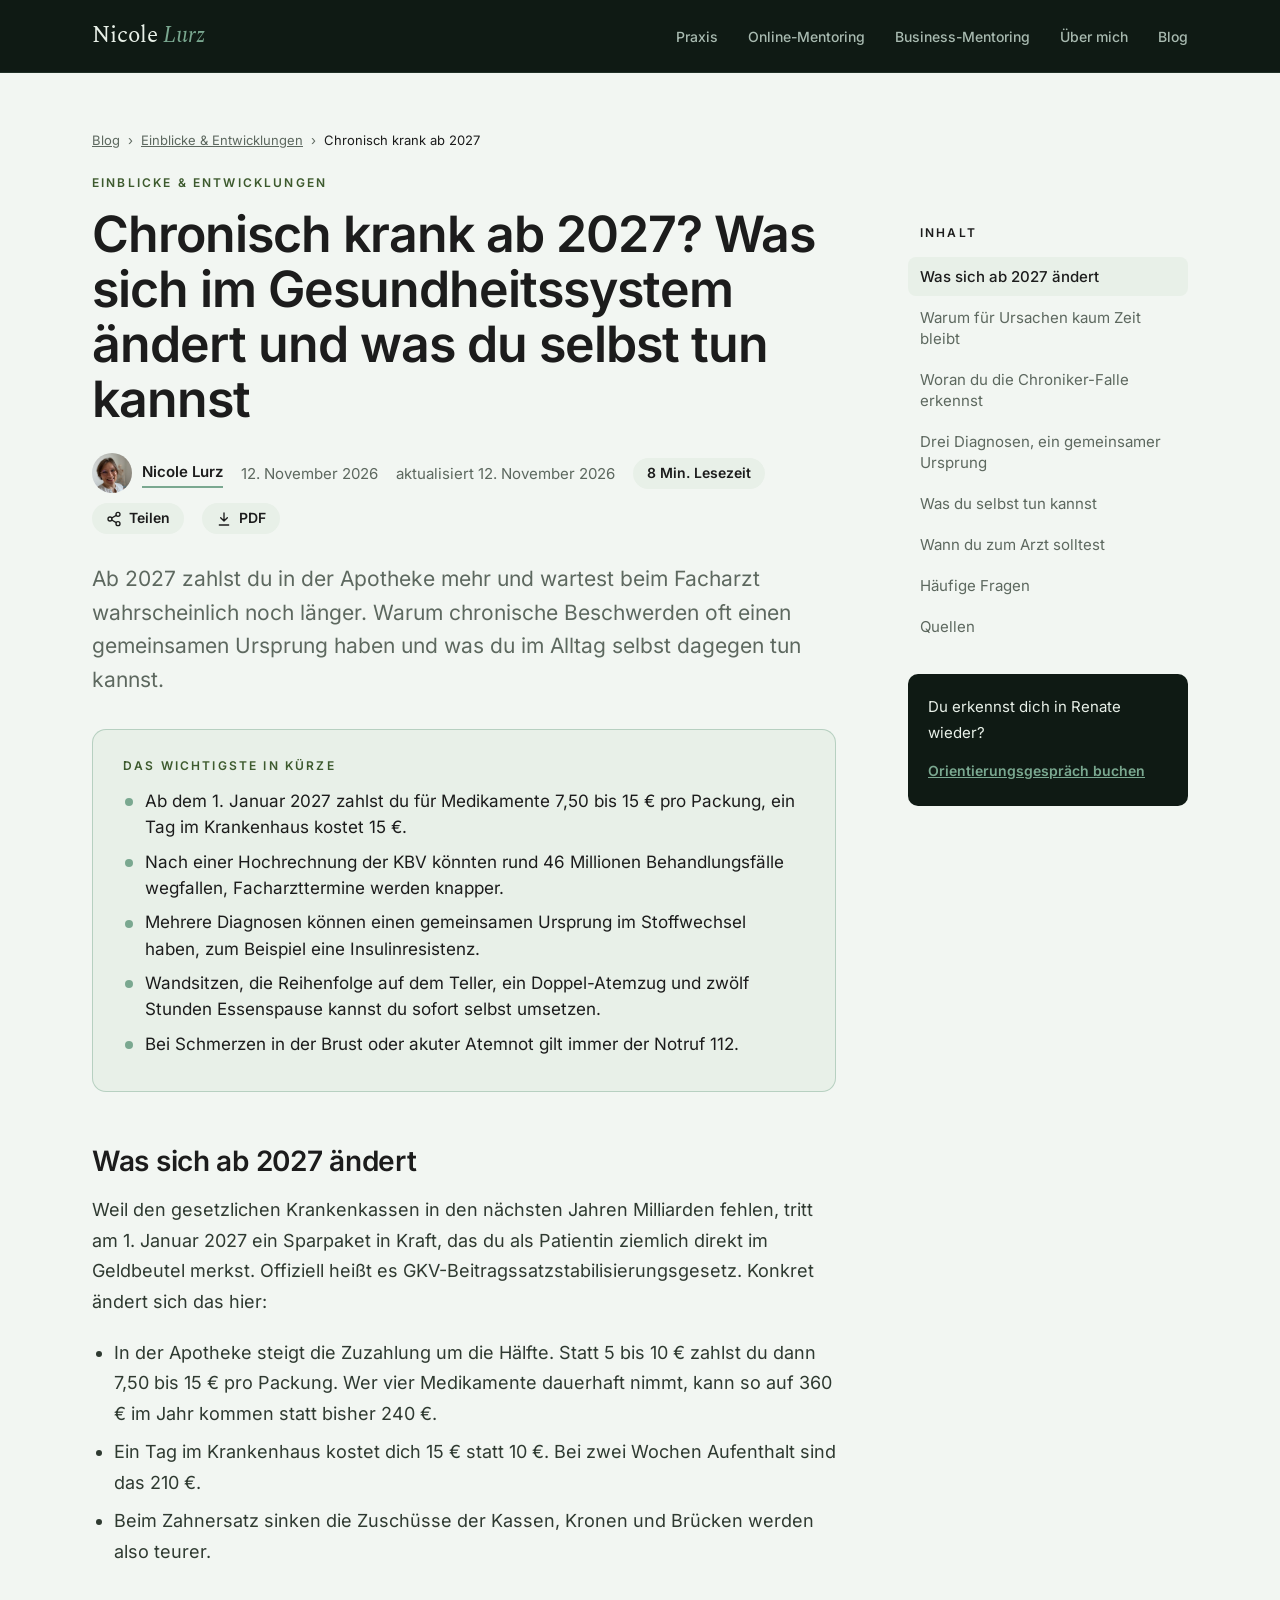
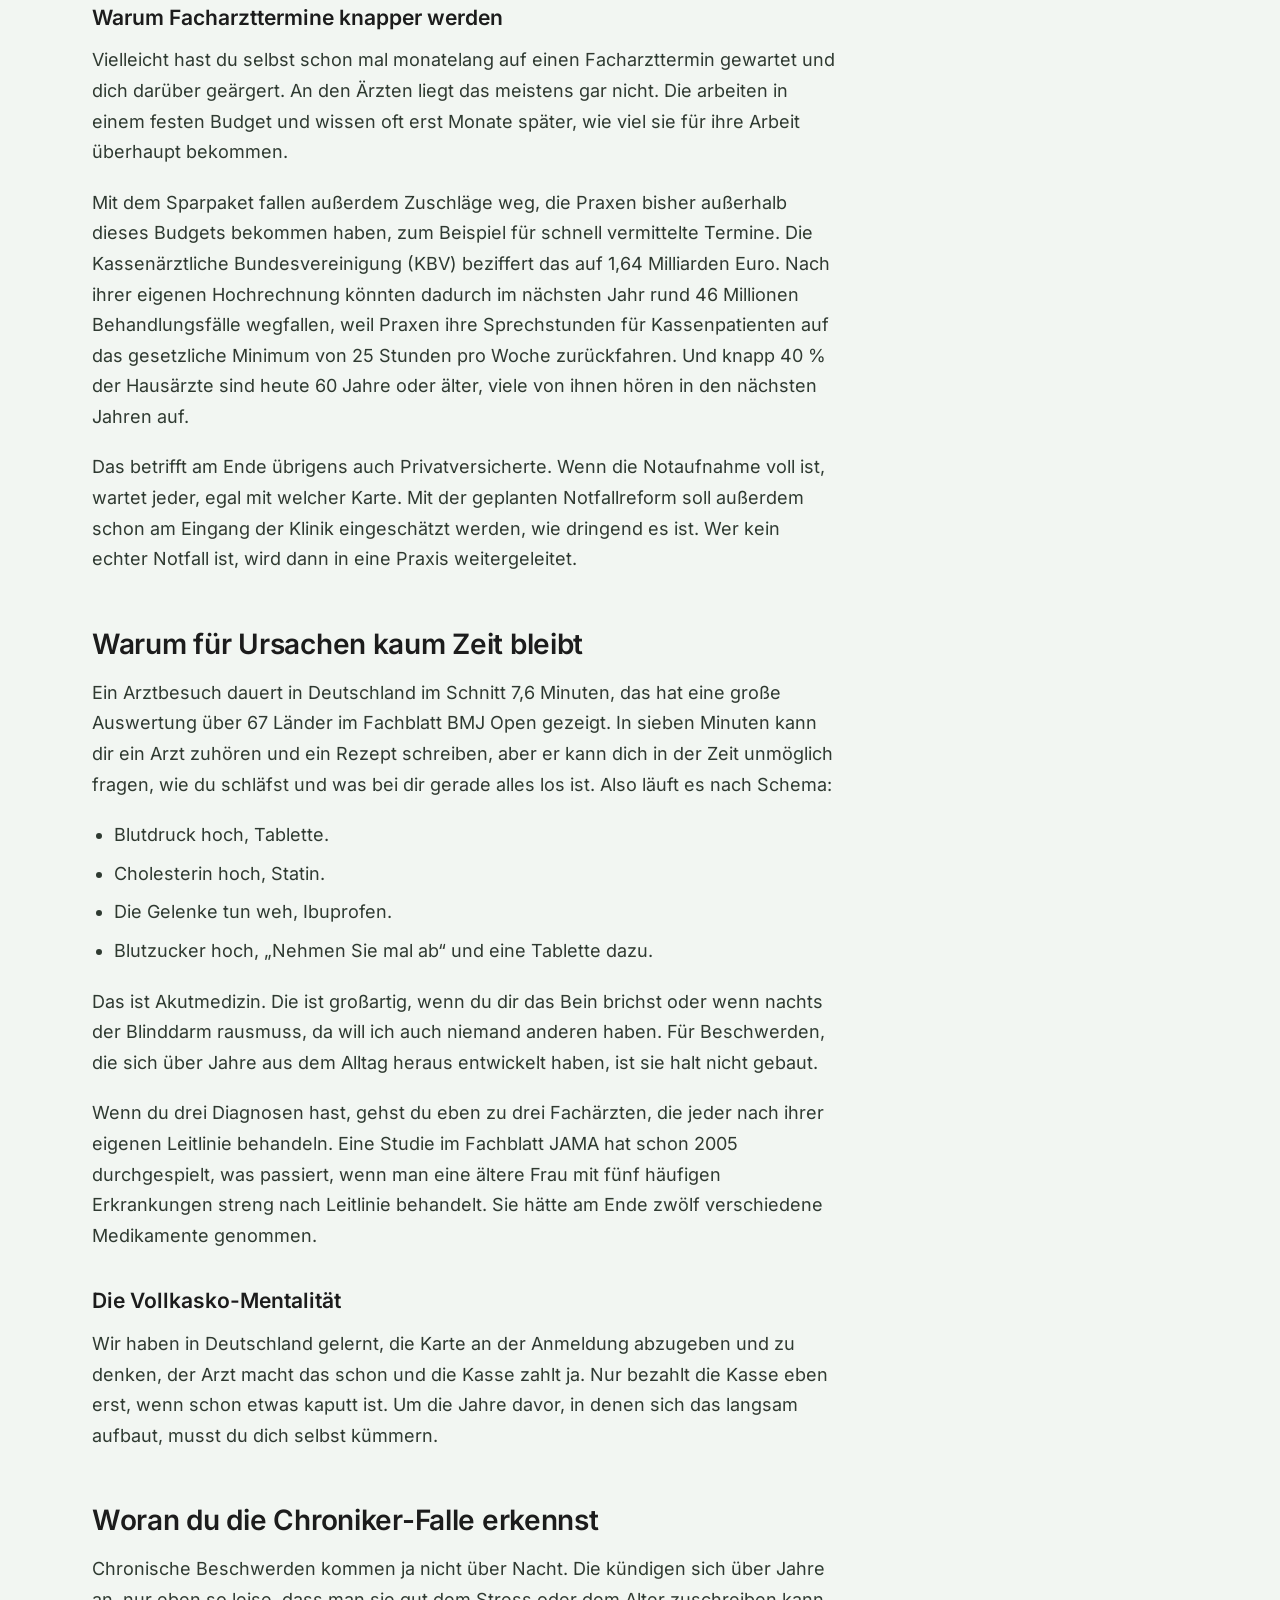
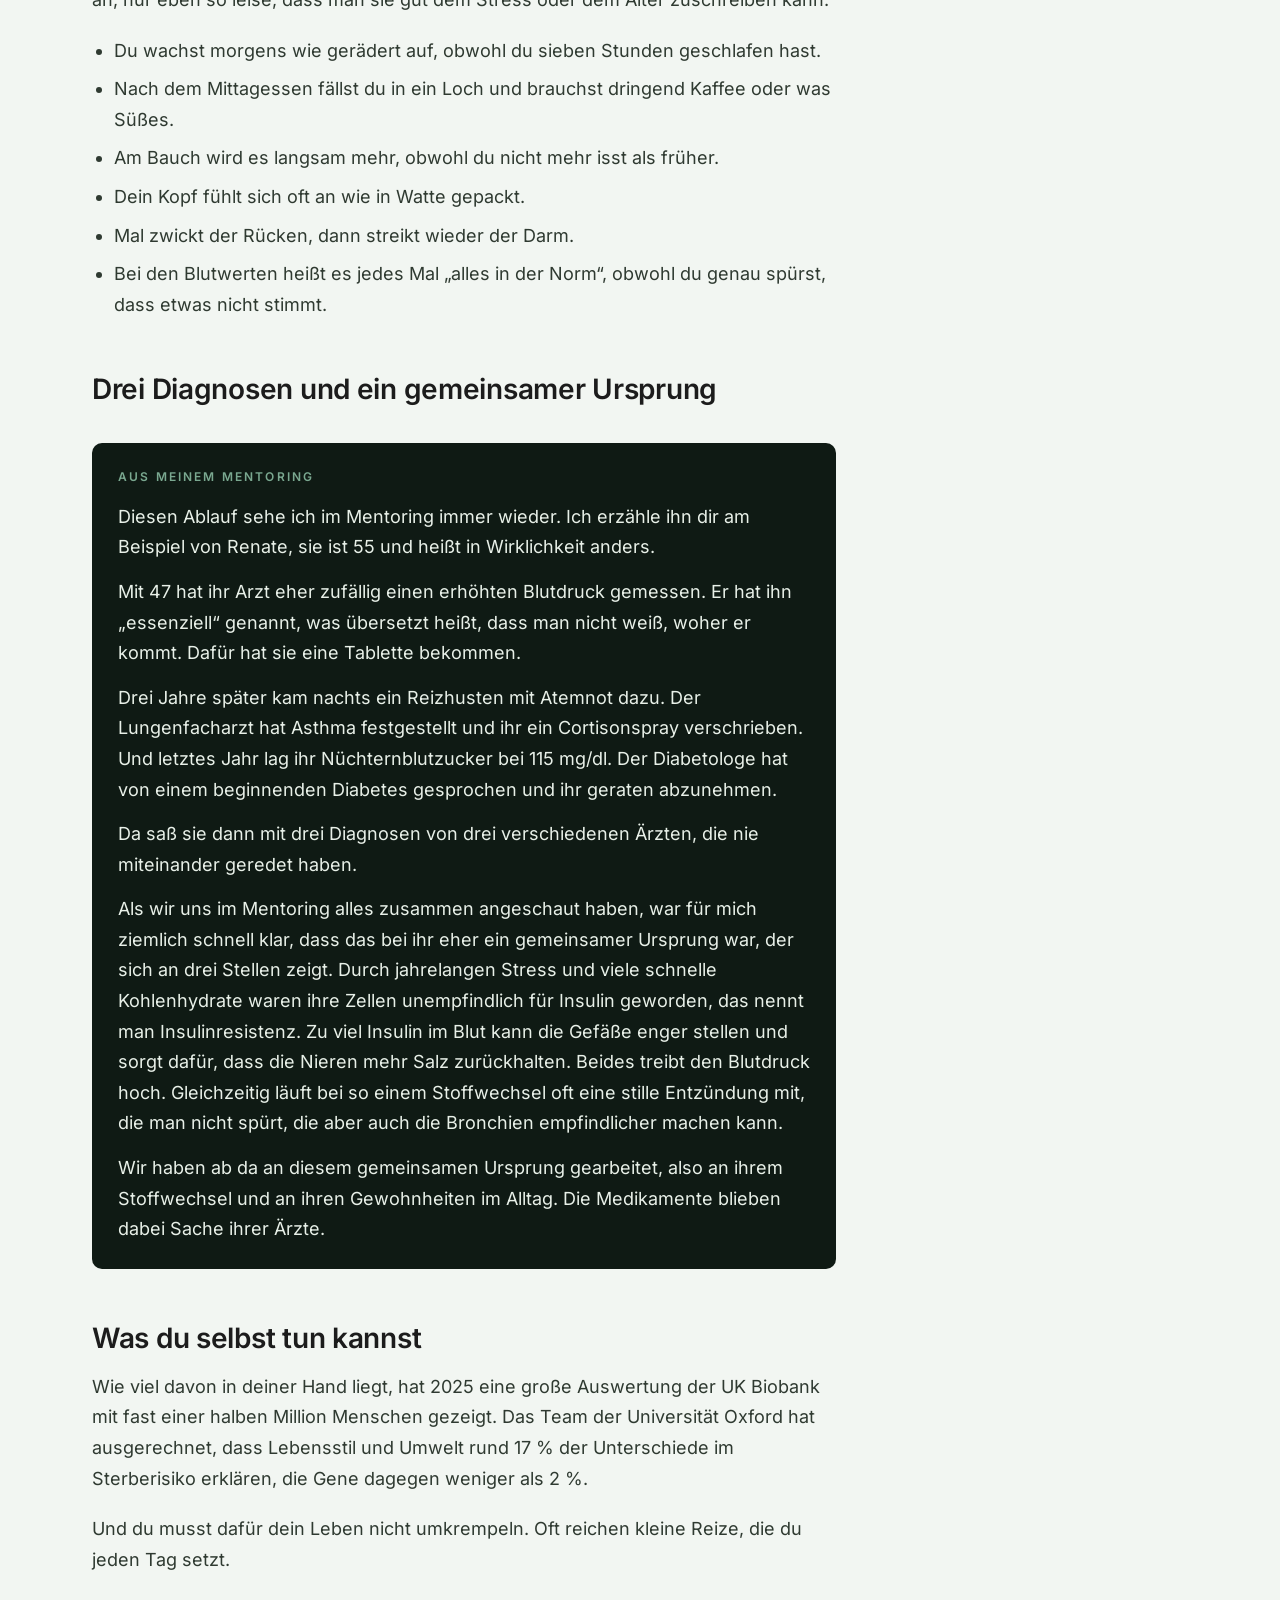
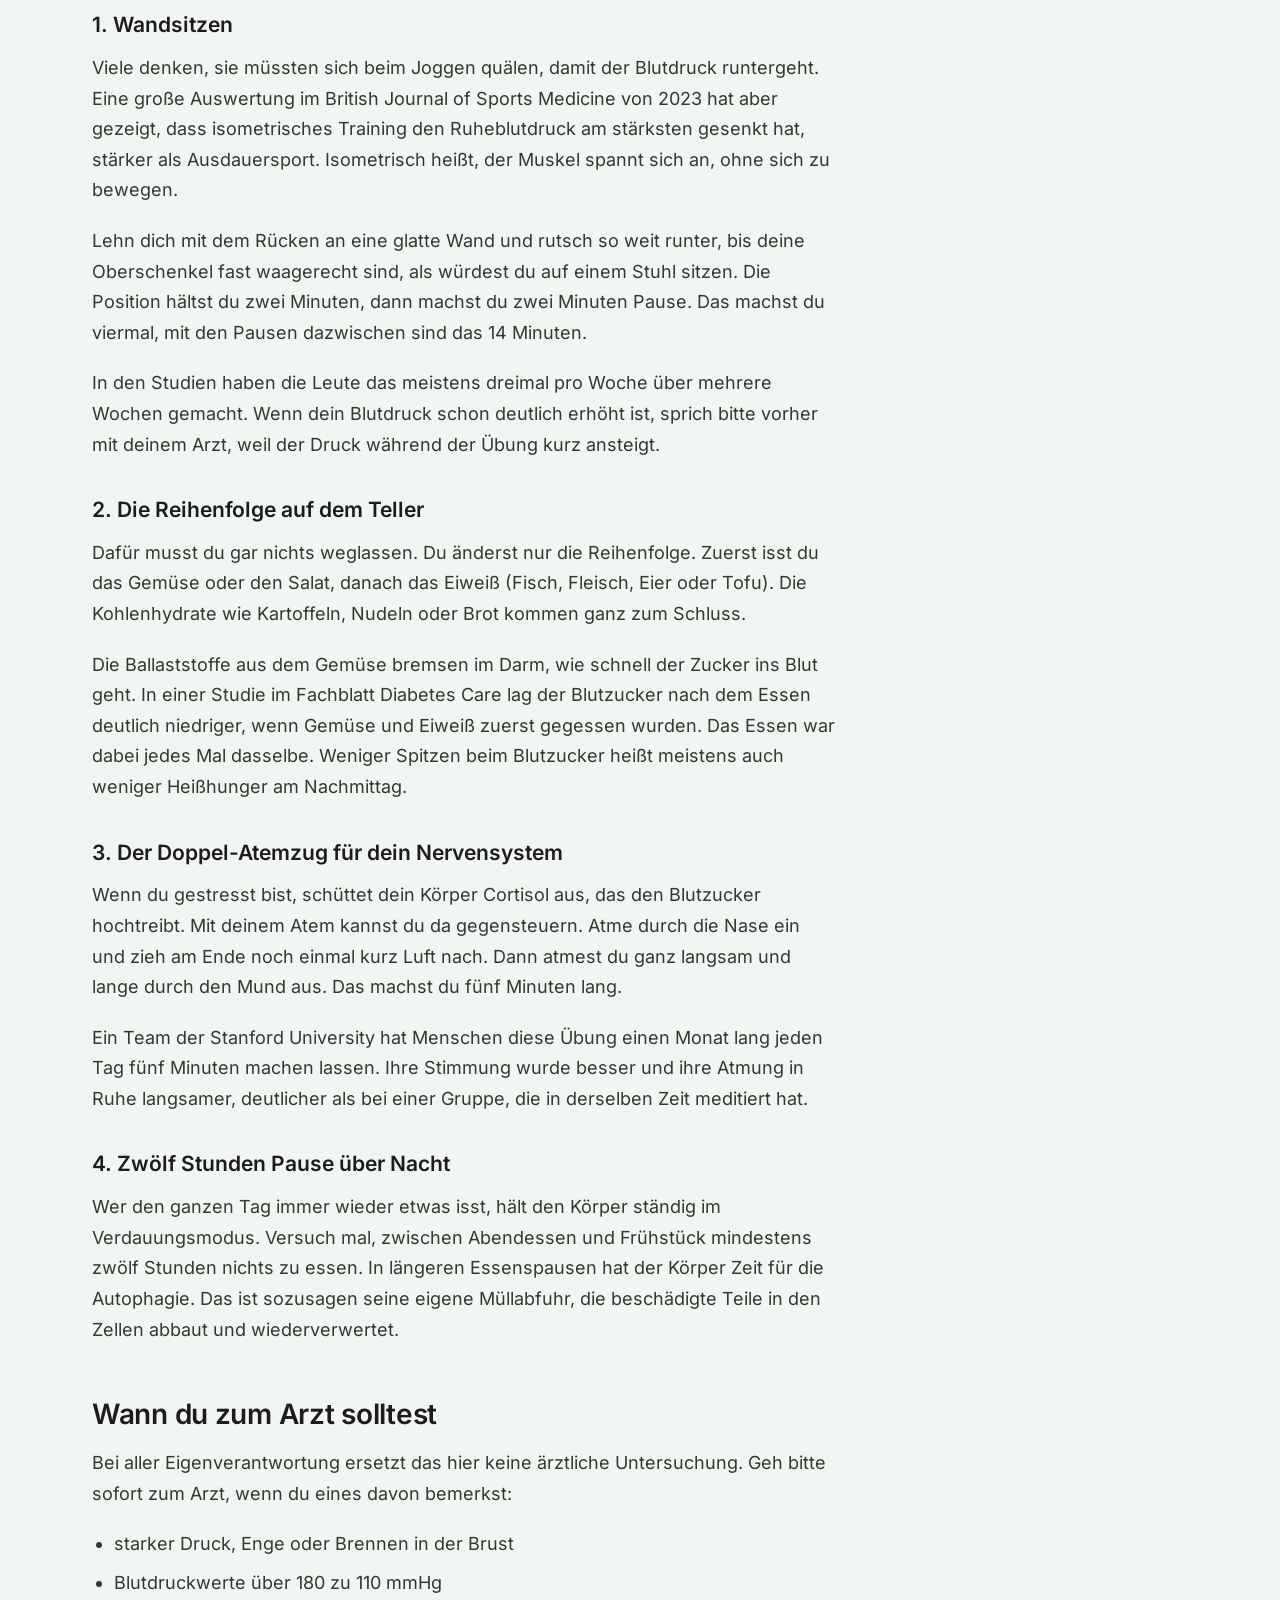
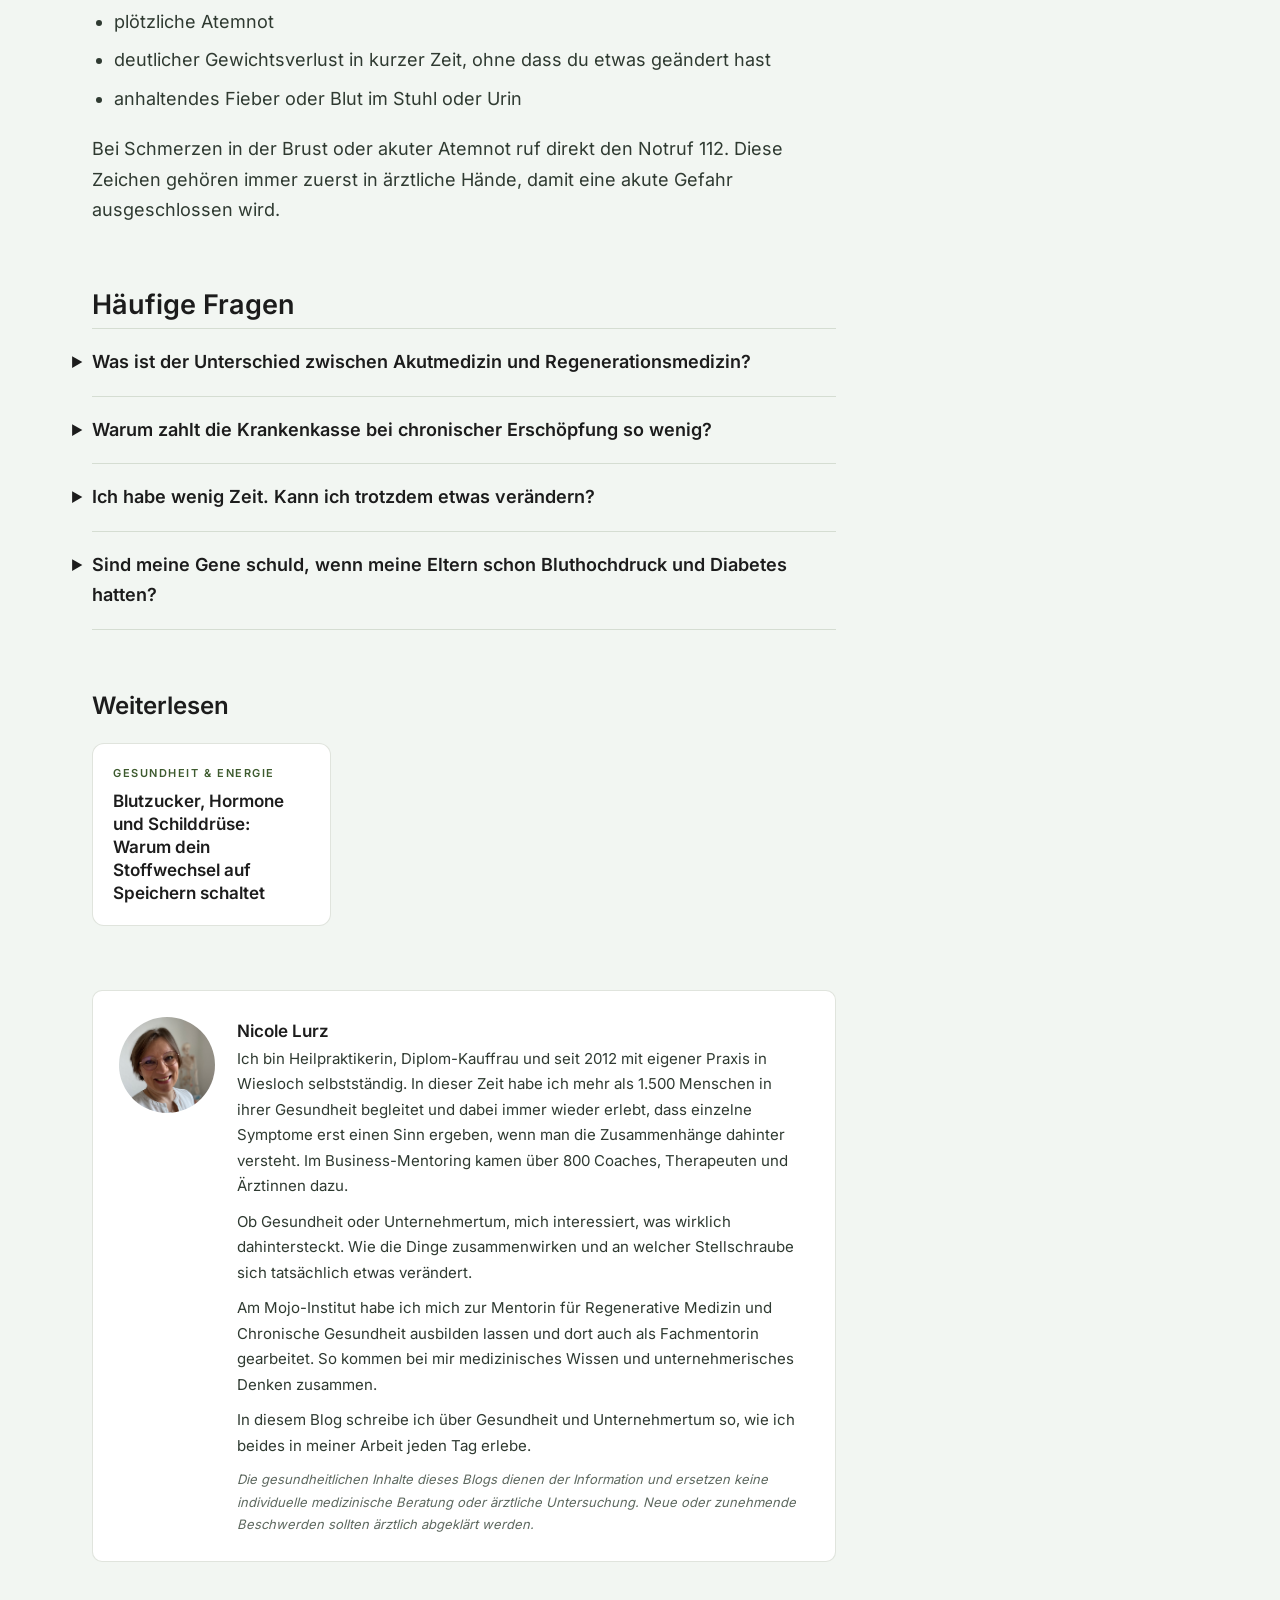
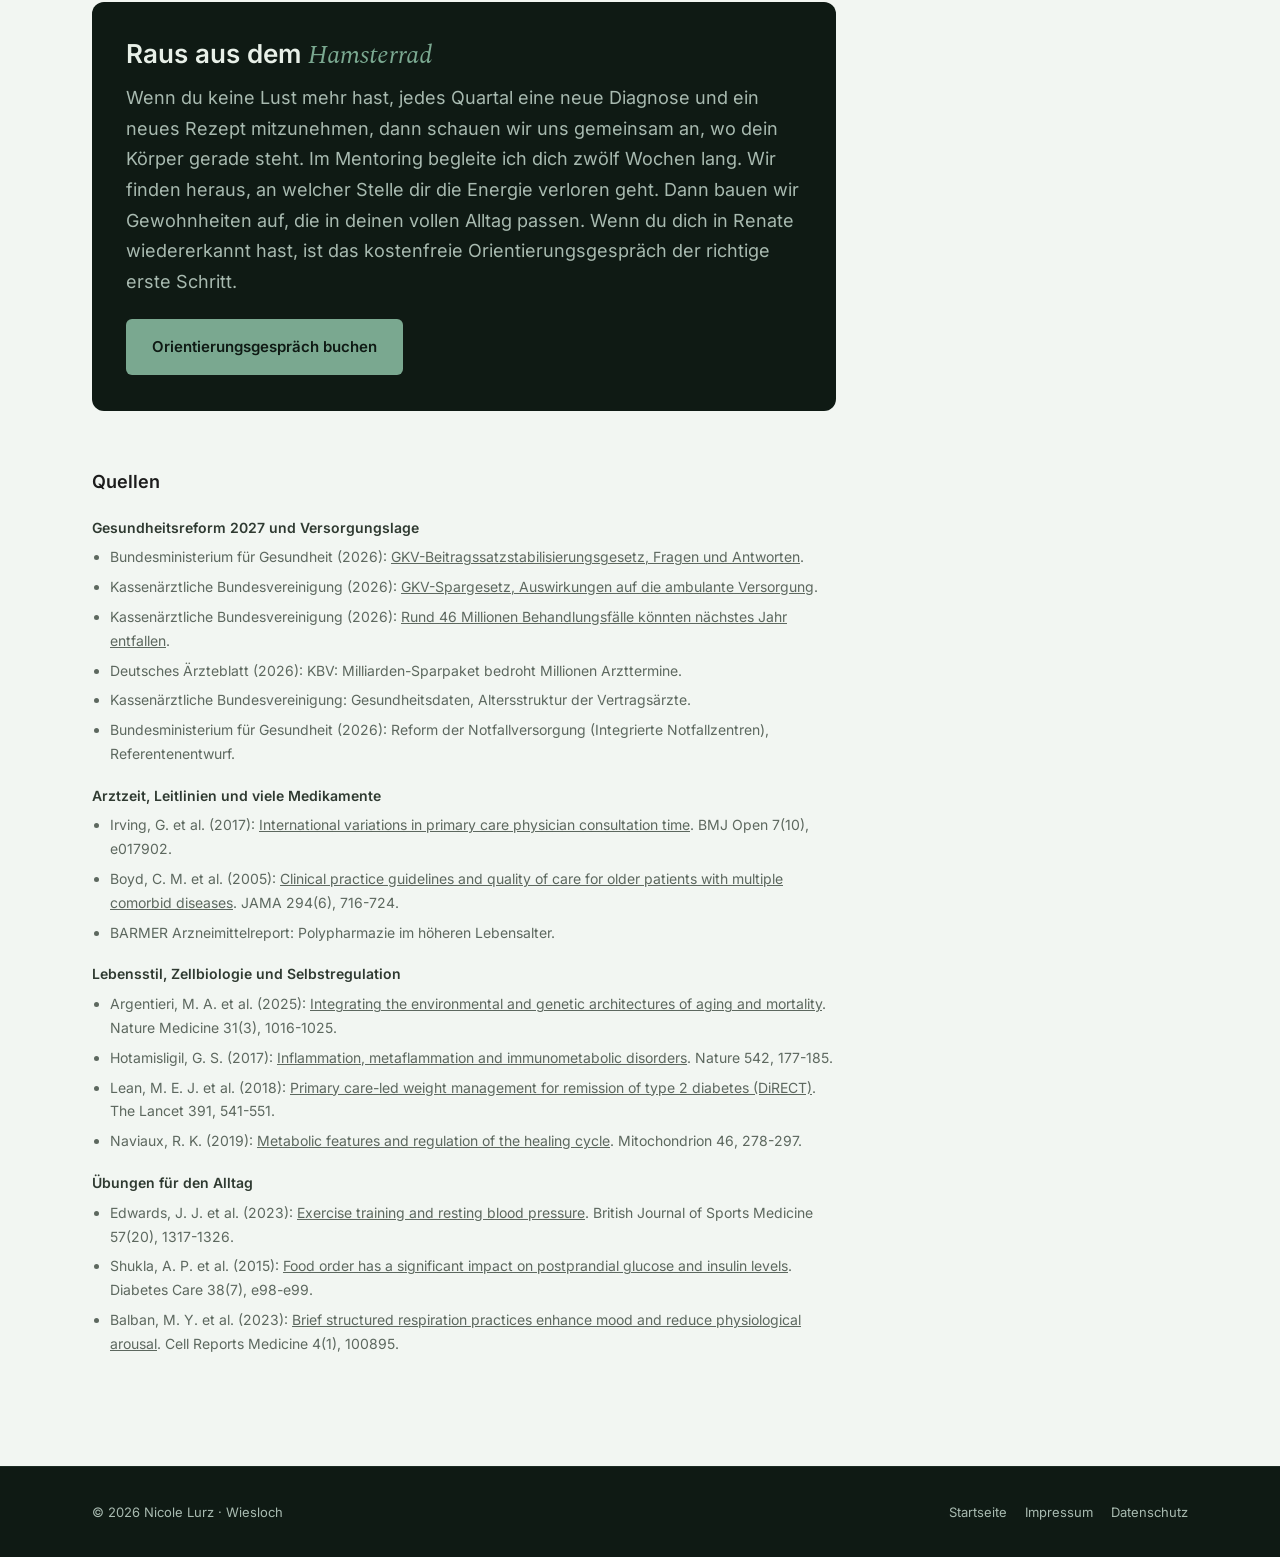
<file: blog/chronisch-krank-2027/index.html>
<!doctype html>
<html lang="de">
<head>
<meta charset="utf-8">
<meta name="viewport" content="width=device-width, initial-scale=1">
<title>Chronisch krank ab 2027? Was sich ändert und was du selbst tun kannst · Nicole Lurz</title>
<meta name="description" content="Ab 2027 steigen die Zuzahlungen und Arzttermine werden knapper. Warum chronische Beschwerden oft einen gemeinsamen Ursprung haben und was du selbst tun kannst.">
<link rel="canonical" href="https://nicole-lurz.com/blog/chronisch-krank-2027/">
<meta property="og:type" content="article">
<meta property="og:url" content="https://nicole-lurz.com/blog/chronisch-krank-2027/">
<meta property="og:title" content="Chronisch krank ab 2027? Was sich ändert und was du selbst tun kannst">
<meta property="og:description" content="Ab 2027 steigen die Zuzahlungen und Arzttermine werden knapper. Warum chronische Beschwerden oft einen gemeinsamen Ursprung haben und was du selbst tun kannst.">
<meta property="og:image" content="https://nicole-lurz.com/images/nicole-hero.jpg">
<link rel="icon" href="/favicon.svg" type="image/svg+xml">
<link rel="icon" href="/favicon-32.png" sizes="32x32">
<link rel="apple-touch-icon" href="/favicon-180.png">
<link rel="stylesheet" href="/fonts/fonts.css">
<link rel="stylesheet" href="/blog/blog.css?v=20261113b">
<script type="application/ld+json">
{
  "@context": "https://schema.org",
  "@graph": [
    {
      "@type": "Article",
      "headline": "Chronisch krank ab 2027? Was sich im Gesundheitssystem ändert und was du selbst tun kannst",
      "description": "Ab 2027 steigen die Zuzahlungen und Arzttermine werden knapper. Warum chronische Beschwerden oft einen gemeinsamen Ursprung haben und was du selbst tun kannst.",
      "datePublished": "2026-11-12",
      "dateModified": "2026-11-13",
      "inLanguage": "de",
      "mainEntityOfPage": "https://nicole-lurz.com/blog/chronisch-krank-2027/",
      "image": "https://nicole-lurz.com/images/nicole-hero.jpg",
      "author": {"@id": "https://nicole-lurz.com/#nicole"},
      "publisher": {"@id": "https://nicole-lurz.com/#nicole"}
    },
    {
      "@type": "Person",
      "@id": "https://nicole-lurz.com/#nicole",
      "name": "Nicole Lurz",
      "jobTitle": "Heilpraktikerin, Gesundheits- und Business-Mentorin",
      "url": "https://nicole-lurz.com/",
      "image": "https://nicole-lurz.com/images/nicole-portrait.jpg",
      "sameAs": ["https://naturheilpraxis-lurz.de/", "https://nicole-lurz.de/"]
    },
    {
      "@type": "FAQPage",
      "mainEntity": [
        {"@type": "Question", "name": "Was ist der Unterschied zwischen Akutmedizin und Regenerationsmedizin?", "acceptedAnswer": {"@type": "Answer", "text": "Die Akutmedizin hilft bei Notfällen und Verletzungen, mit Medikamenten oder Operationen. Sie fragt, was kaputt ist und was man jetzt dagegen tun muss. Die Regenerationsmedizin setzt bei Beschwerden an, die über Jahre entstanden sind. Sie fragt, was die Zellen brauchen, damit der Körper seine eigenen Reparaturprogramme wieder zu Ende bringen kann."}},
        {"@type": "Question", "name": "Warum zahlt die Krankenkasse bei chronischer Erschöpfung so wenig?", "acceptedAnswer": {"@type": "Answer", "text": "Die gesetzlichen Kassen dürfen nur Leistungen bezahlen, die ausreichend, zweckmäßig und wirtschaftlich sind. Für eine ausführliche Analyse des Lebensstils oder eine Begleitung über mehrere Wochen ist in diesem System schlicht kein Geld vorgesehen."}},
        {"@type": "Question", "name": "Ich habe wenig Zeit. Kann ich trotzdem etwas verändern?", "acceptedAnswer": {"@type": "Answer", "text": "Ja. Die 14 Minuten Wandsitzen oder fünf Minuten Atmen passen in fast jeden Tag. Für den Anfang bringt dir das oft mehr als ein großer Plan, den du nach zwei Wochen wieder liegen lässt."}},
        {"@type": "Question", "name": "Sind meine Gene schuld, wenn meine Eltern schon Bluthochdruck und Diabetes hatten?", "acceptedAnswer": {"@type": "Answer", "text": "Gene bringen eine Veranlagung mit, das stimmt. In einer großen Studie der Universität Oxford von 2025 haben Lebensstil und Umwelt beim Sterberisiko aber deutlich mehr erklärt als die Gene, nämlich rund 17 % der Unterschiede gegenüber weniger als 2 %."}}
      ]
    }
  ]
}
</script>
<!-- GoatCounter: anonymer Seitenzähler, keine Cookies, keine personenbezogenen
     Daten, läuft deshalb unabhängig vom Consent-Banner. Domain vor dem Pfad,
     damit sich die Zahlen nicht mit nicole-lurz.de im selben Konto mischen. -->
<script>window.goatcounter = { path: function (p) { return location.host + p } };</script>
<script data-goatcounter="https://nicolelurz.goatcounter.com/count" async src="//gc.zgo.at/count.js"></script>
</head>
<body>

<header class="kopf">
  <div class="wrap">
    <a class="wortmarke" href="/"><span class="lf">Nicole</span><span class="ll">Lurz</span></a>
    <nav aria-label="Hauptmenü">
      <ul>
        <li><a href="/#praxis">Praxis</a></li>
        <li><a href="/#online">Online-Mentoring</a></li>
        <li><a href="/#business">Business-Mentoring</a></li>
        <li><a href="/#ueber">Über mich</a></li>
        <li class="immer"><a href="/blog/">Blog</a></li>
      </ul>
    </nav>
  </div>
</header>

<main>
  <article class="wrap artikel-raster">
    <div class="artikel-haupt">
      <header class="artikel-kopf">
        <p class="brotkrumen"><a href="/blog/">Blog</a> <span>›</span> <a href="/blog/">Einblicke &amp; Entwicklungen</a> <span>›</span> <span class="hier">Chronisch krank ab 2027</span></p>
        <p class="eyebrow">Einblicke &amp; Entwicklungen</p>
        <h1>Chronisch krank ab 2027? Was sich im Gesundheitssystem ändert und was du selbst tun kannst</h1>
        <div class="meta-leiste">
          <a class="autor" href="#autorin"><img src="/images/nicole-portrait.jpg" alt="" width="40" height="40"><span>Nicole Lurz</span></a>
          <time datetime="2026-11-12">12. November 2026</time>
          <span class="leise">aktualisiert <time datetime="2026-11-12">12. November 2026</time></span>
          <span class="pille">8 Min. Lesezeit</span>
          <button class="pille knopf" type="button" data-teilen><svg width="16" height="16" viewBox="0 0 24 24" fill="none" stroke="currentColor" stroke-width="2" stroke-linecap="round" stroke-linejoin="round" aria-hidden="true"><circle cx="18" cy="5" r="3"/><circle cx="6" cy="12" r="3"/><circle cx="18" cy="19" r="3"/><path d="M8.6 13.5l6.8 4M15.4 6.5l-6.8 4"/></svg><span>Teilen</span></button>
          <button class="pille knopf" type="button" data-pdf><svg width="16" height="16" viewBox="0 0 24 24" fill="none" stroke="currentColor" stroke-width="2" stroke-linecap="round" stroke-linejoin="round" aria-hidden="true"><path d="M12 3v12M7 10l5 5 5-5M5 21h14"/></svg><span>PDF</span></button>
        </div>
        <p class="teaser">Ab 2027 zahlst du in der Apotheke mehr und wartest beim Facharzt wahrscheinlich noch länger. Warum chronische Beschwerden oft einen gemeinsamen Ursprung haben und was du im Alltag selbst dagegen tun kannst.</p>
      </header>

      <div class="kurz">
        <p class="eyebrow">Das Wichtigste in Kürze</p>
        <ul>
          <li>Ab dem 1. Januar 2027 zahlst du für Medikamente 7,50 bis 15 € pro Packung, ein Tag im Krankenhaus kostet 15 €.</li>
          <li>Nach einer Hochrechnung der KBV könnten rund 46 Millionen Behandlungsfälle wegfallen, Facharzttermine werden knapper.</li>
          <li>Mehrere Diagnosen können einen gemeinsamen Ursprung im Stoffwechsel haben, zum Beispiel eine Insulinresistenz.</li>
          <li>Wandsitzen, die Reihenfolge auf dem Teller, ein Doppel-Atemzug und zwölf Stunden Essenspause kannst du sofort selbst umsetzen.</li>
          <li>Bei Schmerzen in der Brust oder akuter Atemnot gilt immer der Notruf 112.</li>
        </ul>
      </div>

      <nav class="inhalt inhalt-mobil" aria-label="Inhalt">
        <strong>Inhalt</strong>
        <ol>
          <li><a href="#aenderungen">Was sich ab 2027 ändert</a></li>
          <li><a href="#zeit">Warum für Ursachen kaum Zeit bleibt</a></li>
          <li><a href="#anzeichen">Woran du die Chroniker-Falle erkennst</a></li>
          <li><a href="#renate">Drei Diagnosen und ein gemeinsamer Ursprung</a></li>
          <li><a href="#selbst">Was du selbst tun kannst</a></li>
          <li><a href="#arzt">Wann du zum Arzt solltest</a></li>
          <li><a href="#fragen">Häufige Fragen</a></li>
        </ol>
      </nav>

      <div class="text">
        <h2 id="aenderungen">Was sich ab 2027 ändert</h2>
        <p>Weil den gesetzlichen Krankenkassen in den nächsten Jahren Milliarden fehlen, tritt am 1. Januar 2027 ein Sparpaket in Kraft, das du als Patientin ziemlich direkt im Geldbeutel merkst. Offiziell heißt es GKV-Beitragssatzstabilisierungsgesetz. Konkret ändert sich das hier:</p>
        <ul>
          <li>In der Apotheke steigt die Zuzahlung um die Hälfte. Statt 5 bis 10 € zahlst du dann 7,50 bis 15 € pro Packung. Wer vier Medikamente dauerhaft nimmt, kann so auf 360 € im Jahr kommen statt bisher 240 €.</li>
          <li>Ein Tag im Krankenhaus kostet dich 15 € statt 10 €. Bei zwei Wochen Aufenthalt sind das 210 €.</li>
          <li>Beim Zahnersatz sinken die Zuschüsse der Kassen, Kronen und Brücken werden also teurer.</li>
        </ul>

        <h3>Warum Facharzttermine knapper werden</h3>
        <p>Vielleicht hast du selbst schon mal monatelang auf einen Facharzttermin gewartet und dich darüber geärgert. An den Ärzten liegt das meistens gar nicht. Die arbeiten in einem festen Budget und wissen oft erst Monate später, wie viel sie für ihre Arbeit überhaupt bekommen.</p>
        <p>Mit dem Sparpaket fallen außerdem Zuschläge weg, die Praxen bisher außerhalb dieses Budgets bekommen haben, zum Beispiel für schnell vermittelte Termine. Die Kassenärztliche Bundesvereinigung (KBV) beziffert das auf 1,64 Milliarden Euro. Nach ihrer eigenen Hochrechnung könnten dadurch im nächsten Jahr rund 46 Millionen Behandlungsfälle wegfallen, weil Praxen ihre Sprechstunden für Kassenpatienten auf das gesetzliche Minimum von 25 Stunden pro Woche zurückfahren. Und knapp 40 % der Hausärzte sind heute 60 Jahre oder älter, viele von ihnen hören in den nächsten Jahren auf.</p>
        <p>Das betrifft am Ende übrigens auch Privatversicherte. Wenn die Notaufnahme voll ist, wartet jeder, egal mit welcher Karte. Mit der geplanten Notfallreform soll außerdem schon am Eingang der Klinik eingeschätzt werden, wie dringend es ist. Wer kein echter Notfall ist, wird dann in eine Praxis weitergeleitet.</p>

        <h2 id="zeit">Warum für Ursachen kaum Zeit bleibt</h2>
        <p>Ein Arztbesuch dauert in Deutschland im Schnitt 7,6 Minuten, das hat eine große Auswertung über 67 Länder im Fachblatt BMJ Open gezeigt. In sieben Minuten kann dir ein Arzt zuhören und ein Rezept schreiben, aber er kann dich in der Zeit unmöglich fragen, wie du schläfst und was bei dir gerade alles los ist. Also läuft es nach Schema:</p>
        <ul>
          <li>Blutdruck hoch, Tablette.</li>
          <li>Cholesterin hoch, Statin.</li>
          <li>Die Gelenke tun weh, Ibuprofen.</li>
          <li>Blutzucker hoch, „Nehmen Sie mal ab“ und eine Tablette dazu.</li>
        </ul>
        <p>Das ist Akutmedizin. Die ist großartig, wenn du dir das Bein brichst oder wenn nachts der Blinddarm rausmuss, da will ich auch niemand anderen haben. Für Beschwerden, die sich über Jahre aus dem Alltag heraus entwickelt haben, ist sie halt nicht gebaut.</p>
        <p>Wenn du drei Diagnosen hast, gehst du eben zu drei Fachärzten, die jeder nach ihrer eigenen Leitlinie behandeln. Eine Studie im Fachblatt JAMA hat schon 2005 durchgespielt, was passiert, wenn man eine ältere Frau mit fünf häufigen Erkrankungen streng nach Leitlinie behandelt. Sie hätte am Ende zwölf verschiedene Medikamente genommen.</p>

        <h3>Die Vollkasko-Mentalität</h3>
        <p>Wir haben in Deutschland gelernt, die Karte an der Anmeldung abzugeben und zu denken, der Arzt macht das schon und die Kasse zahlt ja. Nur bezahlt die Kasse eben erst, wenn schon etwas kaputt ist. Um die Jahre davor, in denen sich das langsam aufbaut, musst du dich selbst kümmern.</p>

        <h2 id="anzeichen">Woran du die Chroniker-Falle erkennst</h2>
        <p>Chronische Beschwerden kommen ja nicht über Nacht. Die kündigen sich über Jahre an, nur eben so leise, dass man sie gut dem Stress oder dem Alter zuschreiben kann.</p>
        <ul>
          <li>Du wachst morgens wie gerädert auf, obwohl du sieben Stunden geschlafen hast.</li>
          <li>Nach dem Mittagessen fällst du in ein Loch und brauchst dringend Kaffee oder was Süßes.</li>
          <li>Am Bauch wird es langsam mehr, obwohl du nicht mehr isst als früher.</li>
          <li>Dein Kopf fühlt sich oft an wie in Watte gepackt.</li>
          <li>Mal zwickt der Rücken, dann streikt wieder der Darm.</li>
          <li>Bei den Blutwerten heißt es jedes Mal „alles in der Norm“, obwohl du genau spürst, dass etwas nicht stimmt.</li>
        </ul>

        <h2 id="renate">Drei Diagnosen und ein gemeinsamer Ursprung</h2>
        <aside class="einblick">
          <p class="eyebrow">Aus meinem Mentoring</p>
          <p>Diesen Ablauf sehe ich im Mentoring immer wieder. Ich erzähle ihn dir am Beispiel von Renate, sie ist 55 und heißt in Wirklichkeit anders.</p>
          <p>Mit 47 hat ihr Arzt eher zufällig einen erhöhten Blutdruck gemessen. Er hat ihn „essenziell“ genannt, was übersetzt heißt, dass man nicht weiß, woher er kommt. Dafür hat sie eine Tablette bekommen.</p>
          <p>Drei Jahre später kam nachts ein Reizhusten mit Atemnot dazu. Der Lungenfacharzt hat Asthma festgestellt und ihr ein Cortisonspray verschrieben. Und letztes Jahr lag ihr Nüchternblutzucker bei 115 mg/dl. Der Diabetologe hat von einem beginnenden Diabetes gesprochen und ihr geraten abzunehmen.</p>
          <p>Da saß sie dann mit drei Diagnosen von drei verschiedenen Ärzten, die nie miteinander geredet haben.</p>
          <p>Als wir uns im Mentoring alles zusammen angeschaut haben, war für mich ziemlich schnell klar, dass das bei ihr eher ein gemeinsamer Ursprung war, der sich an drei Stellen zeigt. Durch jahrelangen Stress und viele schnelle Kohlenhydrate waren ihre Zellen unempfindlich für Insulin geworden, das nennt man Insulinresistenz. Zu viel Insulin im Blut kann die Gefäße enger stellen und sorgt dafür, dass die Nieren mehr Salz zurückhalten. Beides treibt den Blutdruck hoch. Gleichzeitig läuft bei so einem Stoffwechsel oft eine stille Entzündung mit, die man nicht spürt, die aber auch die Bronchien empfindlicher machen kann.</p>
          <p>Wir haben ab da an diesem gemeinsamen Ursprung gearbeitet, also an ihrem Stoffwechsel und an ihren Gewohnheiten im Alltag. Die Medikamente blieben dabei Sache ihrer Ärzte.</p>
        </aside>

        <h2 id="selbst">Was du selbst tun kannst</h2>
        <p>Wie viel davon in deiner Hand liegt, hat 2025 eine große Auswertung der UK Biobank mit fast einer halben Million Menschen gezeigt. Das Team der Universität Oxford hat ausgerechnet, dass Lebensstil und Umwelt rund 17 % der Unterschiede im Sterberisiko erklären, die Gene dagegen weniger als 2 %.</p>
        <p>Und du musst dafür dein Leben nicht umkrempeln. Oft reichen kleine Reize, die du jeden Tag setzt.</p>

        <h3>1. Wandsitzen</h3>
        <p>Viele denken, sie müssten sich beim Joggen quälen, damit der Blutdruck runtergeht. Eine große Auswertung im British Journal of Sports Medicine von 2023 hat aber gezeigt, dass isometrisches Training den Ruheblutdruck am stärksten gesenkt hat, stärker als Ausdauersport. Isometrisch heißt, der Muskel spannt sich an, ohne sich zu bewegen.</p>
        <p>Lehn dich mit dem Rücken an eine glatte Wand und rutsch so weit runter, bis deine Oberschenkel fast waagerecht sind, als würdest du auf einem Stuhl sitzen. Die Position hältst du zwei Minuten, dann machst du zwei Minuten Pause. Das machst du viermal, mit den Pausen dazwischen sind das 14 Minuten.</p>
        <p>In den Studien haben die Leute das meistens dreimal pro Woche über mehrere Wochen gemacht. Wenn dein Blutdruck schon deutlich erhöht ist, sprich bitte vorher mit deinem Arzt, weil der Druck während der Übung kurz ansteigt.</p>

        <h3>2. Die Reihenfolge auf dem Teller</h3>
        <p>Dafür musst du gar nichts weglassen. Du änderst nur die Reihenfolge. Zuerst isst du das Gemüse oder den Salat, danach das Eiweiß (Fisch, Fleisch, Eier oder Tofu). Die Kohlenhydrate wie Kartoffeln, Nudeln oder Brot kommen ganz zum Schluss.</p>
        <p>Die Ballaststoffe aus dem Gemüse bremsen im Darm, wie schnell der Zucker ins Blut geht. In einer Studie im Fachblatt Diabetes Care lag der Blutzucker nach dem Essen deutlich niedriger, wenn Gemüse und Eiweiß zuerst gegessen wurden. Das Essen war dabei jedes Mal dasselbe. Weniger Spitzen beim Blutzucker heißt meistens auch weniger Heißhunger am Nachmittag.</p>

        <h3>3. Der Doppel-Atemzug für dein Nervensystem</h3>
        <p>Wenn du gestresst bist, schüttet dein Körper Cortisol aus, das den Blutzucker hochtreibt. Mit deinem Atem kannst du da gegensteuern. Atme durch die Nase ein und zieh am Ende noch einmal kurz Luft nach. Dann atmest du ganz langsam und lange durch den Mund aus. Das machst du fünf Minuten lang.</p>
        <p>Ein Team der Stanford University hat Menschen diese Übung einen Monat lang jeden Tag fünf Minuten machen lassen. Ihre Stimmung wurde besser und ihre Atmung in Ruhe langsamer, deutlicher als bei einer Gruppe, die in derselben Zeit meditiert hat.</p>

        <h3>4. Zwölf Stunden Pause über Nacht</h3>
        <p>Wer den ganzen Tag immer wieder etwas isst, hält den Körper ständig im Verdauungsmodus. Versuch mal, zwischen Abendessen und Frühstück mindestens zwölf Stunden nichts zu essen. In längeren Essenspausen hat der Körper Zeit für die Autophagie. Das ist sozusagen seine eigene Müllabfuhr, die beschädigte Teile in den Zellen abbaut und wiederverwertet.</p>

        <h2 id="arzt">Wann du zum Arzt solltest</h2>
        <p>Bei aller Eigenverantwortung ersetzt das hier keine ärztliche Untersuchung. Geh bitte sofort zum Arzt, wenn du eines davon bemerkst:</p>
        <ul>
          <li>starker Druck, Enge oder Brennen in der Brust</li>
          <li>Blutdruckwerte über 180 zu 110 mmHg</li>
          <li>plötzliche Atemnot</li>
          <li>deutlicher Gewichtsverlust in kurzer Zeit, ohne dass du etwas geändert hast</li>
          <li>anhaltendes Fieber oder Blut im Stuhl oder Urin</li>
        </ul>
        <p>Bei Schmerzen in der Brust oder akuter Atemnot ruf direkt den Notruf 112. Diese Zeichen gehören immer zuerst in ärztliche Hände, damit eine akute Gefahr ausgeschlossen wird.</p>
      </div>

      <section class="faq" id="fragen">
        <h2>Häufige Fragen</h2>
        <details><summary>Was ist der Unterschied zwischen Akutmedizin und Regenerationsmedizin?</summary><p>Die Akutmedizin hilft bei Notfällen und Verletzungen, mit Medikamenten oder Operationen. Sie fragt, was kaputt ist und was man jetzt dagegen tun muss. Die Regenerationsmedizin setzt bei Beschwerden an, die über Jahre entstanden sind. Sie fragt, was die Zellen brauchen, damit der Körper seine eigenen Reparaturprogramme wieder zu Ende bringen kann.</p></details>
        <details><summary>Warum zahlt die Krankenkasse bei chronischer Erschöpfung so wenig?</summary><p>Die gesetzlichen Kassen dürfen nur Leistungen bezahlen, die „ausreichend, zweckmäßig und wirtschaftlich“ sind. Für eine ausführliche Analyse des Lebensstils oder eine Begleitung über mehrere Wochen ist in diesem System schlicht kein Geld vorgesehen.</p></details>
        <details><summary>Ich habe wenig Zeit. Kann ich trotzdem etwas verändern?</summary><p>Ja. Die 14 Minuten Wandsitzen oder fünf Minuten Atmen passen in fast jeden Tag. Für den Anfang bringt dir das oft mehr als ein großer Plan, den du nach zwei Wochen wieder liegen lässt.</p></details>
        <details><summary>Sind meine Gene schuld, wenn meine Eltern schon Bluthochdruck und Diabetes hatten?</summary><p>Gene bringen eine Veranlagung mit, das stimmt. In der großen Oxford-Studie von 2025 haben Lebensstil und Umwelt beim Sterberisiko aber deutlich mehr erklärt als die Gene, nämlich rund 17 % der Unterschiede gegenüber weniger als 2 %. Wie du isst und wie du dich bewegst, hat also viel damit zu tun, was aus dieser Veranlagung wird.</p></details>
      </section>

      <section class="weiter">
        <h2>Weiterlesen</h2>
        <div class="weiter-liste">
          <a href="/blog/blutzucker-hormone-und-schilddruese/"><small>Gesundheit &amp; Energie</small><strong>Blutzucker, Hormone und Schilddrüse: Warum dein Stoffwechsel auf Speichern schaltet</strong></a>
        </div>
      </section>

      <aside class="autorin" id="autorin">
        <img src="/images/nicole-portrait.jpg" alt="Nicole Lurz" loading="lazy">
        <div>
          <p><strong>Nicole Lurz</strong>Ich bin Heilpraktikerin, Diplom-Kauffrau und seit 2012 mit eigener Praxis in Wiesloch selbstständig. In dieser Zeit habe ich mehr als 1.500 Menschen in ihrer Gesundheit begleitet und dabei immer wieder erlebt, dass einzelne Symptome erst einen Sinn ergeben, wenn man die Zusammenhänge dahinter versteht. Im Business-Mentoring kamen über 800 Coaches, Therapeuten und Ärztinnen dazu.</p>
          <p>Ob Gesundheit oder Unternehmertum, mich interessiert, was wirklich dahintersteckt. Wie die Dinge zusammenwirken und an welcher Stellschraube sich tatsächlich etwas verändert.</p>
          <p>Am Mojo-Institut habe ich mich zur Mentorin für Regenerative Medizin und Chronische Gesundheit ausbilden lassen und dort auch als Fachmentorin gearbeitet. So kommen bei mir medizinisches Wissen und unternehmerisches Denken zusammen.</p>
          <p>In diesem Blog schreibe ich über Gesundheit und Unternehmertum so, wie ich beides in meiner Arbeit jeden Tag erlebe.</p>
          <p class="hinweis">Die gesundheitlichen Inhalte dieses Blogs dienen der Information und ersetzen keine individuelle medizinische Beratung oder ärztliche Untersuchung. Neue oder zunehmende Beschwerden sollten ärztlich abgeklärt werden.</p>
        </div>
      </aside>

      <aside class="cta">
        <h2>Raus aus dem <em>Hamsterrad</em></h2>
        <p>Wenn du keine Lust mehr hast, jedes Quartal eine neue Diagnose und ein neues Rezept mitzunehmen, dann schauen wir uns gemeinsam an, wo dein Körper gerade steht. Im Mentoring begleite ich dich zwölf Wochen lang. Wir finden heraus, an welcher Stelle dir die Energie verloren geht. Dann bauen wir Gewohnheiten auf, die in deinen vollen Alltag passen. Wenn du dich in Renate wiedererkannt hast, ist das kostenfreie Orientierungsgespräch der richtige erste Schritt.</p>
        <a class="btn" href="https://kalender.nicole-lurz.com/orientierung">Orientierungsgespräch buchen</a>
      </aside>

      <section class="quellen" id="quellen">
        <h2>Quellen</h2>
        <h3>Gesundheitsreform 2027 und Versorgungslage</h3>
        <ul>
          <li>Bundesministerium für Gesundheit (2026): <a href="https://www.bundesgesundheitsministerium.de/service/gesetze-und-verordnungen/guv-21-lp/gkv-beitragssatzstabilisierungsgesetz-faq">GKV-Beitragssatzstabilisierungsgesetz, Fragen und Antworten</a>.</li>
          <li>Kassenärztliche Bundesvereinigung (2026): <a href="https://www.kbv.de/documents/infothek/publikationen/praxisinfo/praxisinfo-spargesetz-auswirkungen.pdf">GKV-Spargesetz, Auswirkungen auf die ambulante Versorgung</a>.</li>
          <li>Kassenärztliche Bundesvereinigung (2026): <a href="https://www.kbv.de/praxis/tools-und-services/praxisnachrichten/2026/05-11-extra/kbv-vorstand-keine-leistung-ohne-verguetung-rund-46-millionen-behandlungsfaelle-koennten-naechstes-jahr-entfallen">Rund 46 Millionen Behandlungsfälle könnten nächstes Jahr entfallen</a>.</li>
          <li>Deutsches Ärzteblatt (2026): KBV: Milliarden-Sparpaket bedroht Millionen Arzttermine.</li>
          <li>Kassenärztliche Bundesvereinigung: Gesundheitsdaten, Altersstruktur der Vertragsärzte.</li>
          <li>Bundesministerium für Gesundheit (2026): Reform der Notfallversorgung (Integrierte Notfallzentren), Referentenentwurf.</li>
        </ul>
        <h3>Arztzeit, Leitlinien und viele Medikamente</h3>
        <ul>
          <li>Irving, G. et al. (2017): <a href="https://doi.org/10.1136/bmjopen-2017-017902">International variations in primary care physician consultation time</a>. BMJ Open 7(10), e017902.</li>
          <li>Boyd, C. M. et al. (2005): <a href="https://doi.org/10.1001/jama.294.6.716">Clinical practice guidelines and quality of care for older patients with multiple comorbid diseases</a>. JAMA 294(6), 716-724.</li>
          <li>BARMER Arzneimittelreport: Polypharmazie im höheren Lebensalter.</li>
        </ul>
        <h3>Lebensstil, Zellbiologie und Selbstregulation</h3>
        <ul>
          <li>Argentieri, M. A. et al. (2025): <a href="https://doi.org/10.1038/s41591-024-03483-9">Integrating the environmental and genetic architectures of aging and mortality</a>. Nature Medicine 31(3), 1016-1025.</li>
          <li>Hotamisligil, G. S. (2017): <a href="https://doi.org/10.1038/nature21363">Inflammation, metaflammation and immunometabolic disorders</a>. Nature 542, 177-185.</li>
          <li>Lean, M. E. J. et al. (2018): <a href="https://doi.org/10.1016/S0140-6736(17)33102-1">Primary care-led weight management for remission of type 2 diabetes (DiRECT)</a>. The Lancet 391, 541-551.</li>
          <li>Naviaux, R. K. (2019): <a href="https://doi.org/10.1016/j.mito.2018.08.001">Metabolic features and regulation of the healing cycle</a>. Mitochondrion 46, 278-297.</li>
        </ul>
        <h3>Übungen für den Alltag</h3>
        <ul>
          <li>Edwards, J. J. et al. (2023): <a href="https://doi.org/10.1136/bjsports-2022-106503">Exercise training and resting blood pressure</a>. British Journal of Sports Medicine 57(20), 1317-1326.</li>
          <li>Shukla, A. P. et al. (2015): <a href="https://doi.org/10.2337/dc15-0429">Food order has a significant impact on postprandial glucose and insulin levels</a>. Diabetes Care 38(7), e98-e99.</li>
          <li>Balban, M. Y. et al. (2023): <a href="https://doi.org/10.1016/j.xcrm.2022.100895">Brief structured respiration practices enhance mood and reduce physiological arousal</a>. Cell Reports Medicine 4(1), 100895.</li>
        </ul>
      </section>
    </div>

    <aside class="seitenleiste" aria-label="Inhalt">
      <div class="leiste-innen">
      <nav class="toc">
        <p class="eyebrow">Inhalt</p>
        <a href="#aenderungen">Was sich ab 2027 ändert</a>
        <a href="#zeit">Warum für Ursachen kaum Zeit bleibt</a>
        <a href="#anzeichen">Woran du die Chroniker-Falle erkennst</a>
        <a href="#renate">Drei Diagnosen, ein gemeinsamer Ursprung</a>
        <a href="#selbst">Was du selbst tun kannst</a>
        <a href="#arzt">Wann du zum Arzt solltest</a>
        <a href="#fragen">Häufige Fragen</a>
        <a href="#quellen">Quellen</a>
      </nav>
      <div class="leiste-cta">
        <p>Du erkennst dich in Renate wieder?</p>
        <a href="https://kalender.nicole-lurz.com/orientierung">Orientierungsgespräch buchen</a>
      </div>
      </div>
    </aside>
  </article>
</main>

<footer class="fuss">
  <div class="wrap">
    <span>© 2026 Nicole Lurz · Wiesloch</span>
    <span><a href="/">Startseite</a><a href="https://nicole-lurz.de/impressum/">Impressum</a><a href="https://nicole-lurz.de/datenschutz/">Datenschutz</a></span>
  </div>
</footer>
<script>
(function(){
  var links=[].slice.call(document.querySelectorAll('.toc a'));
  var ziele=links.map(function(a){return document.querySelector(a.getAttribute('href'))});
  function aktiv(){
    var y=window.scrollY+140, i=0;
    ziele.forEach(function(z,n){ if(z && z.getBoundingClientRect().top+window.scrollY<=y) i=n; });
    links.forEach(function(a,n){ a.classList.toggle('aktiv',n===i); });
  }
  window.addEventListener('scroll',aktiv,{passive:true}); aktiv();
})();
</script>
<script>
(function(){
  var t=document.querySelector('[data-teilen]');
  if(t) t.addEventListener('click',function(){
    var d={title:document.title,url:location.href};
    if(navigator.share){navigator.share(d).catch(function(){});return;}
    var l=t.querySelector('span');
    navigator.clipboard.writeText(location.href).then(function(){l.textContent='Link kopiert';setTimeout(function(){l.textContent='Teilen'},2000)});
  });
  function auf(){[].forEach.call(document.querySelectorAll('details'),function(d){d.open=true})}
  window.addEventListener('beforeprint',auf);
  var p=document.querySelector('[data-pdf]');
  if(p) p.addEventListener('click',function(){auf();window.print()});
})();
</script>
</body>
</html>
</file>
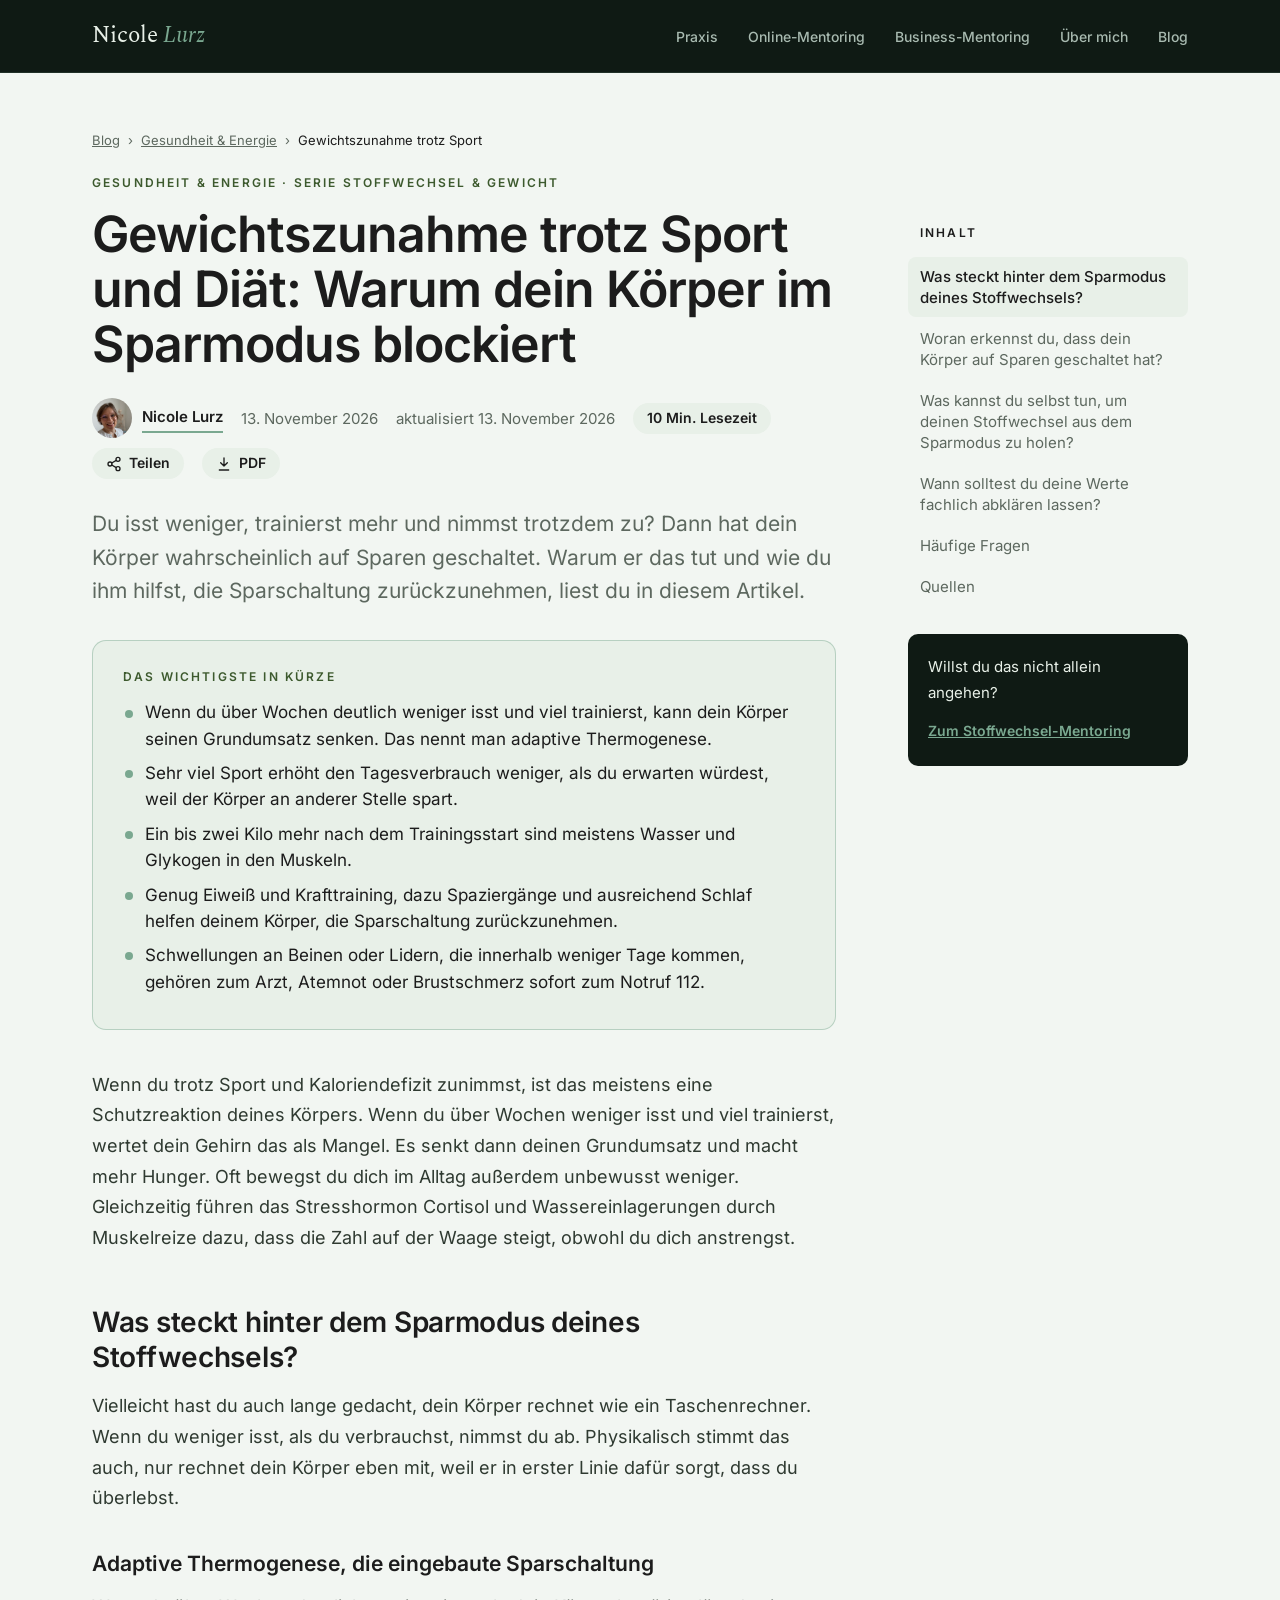
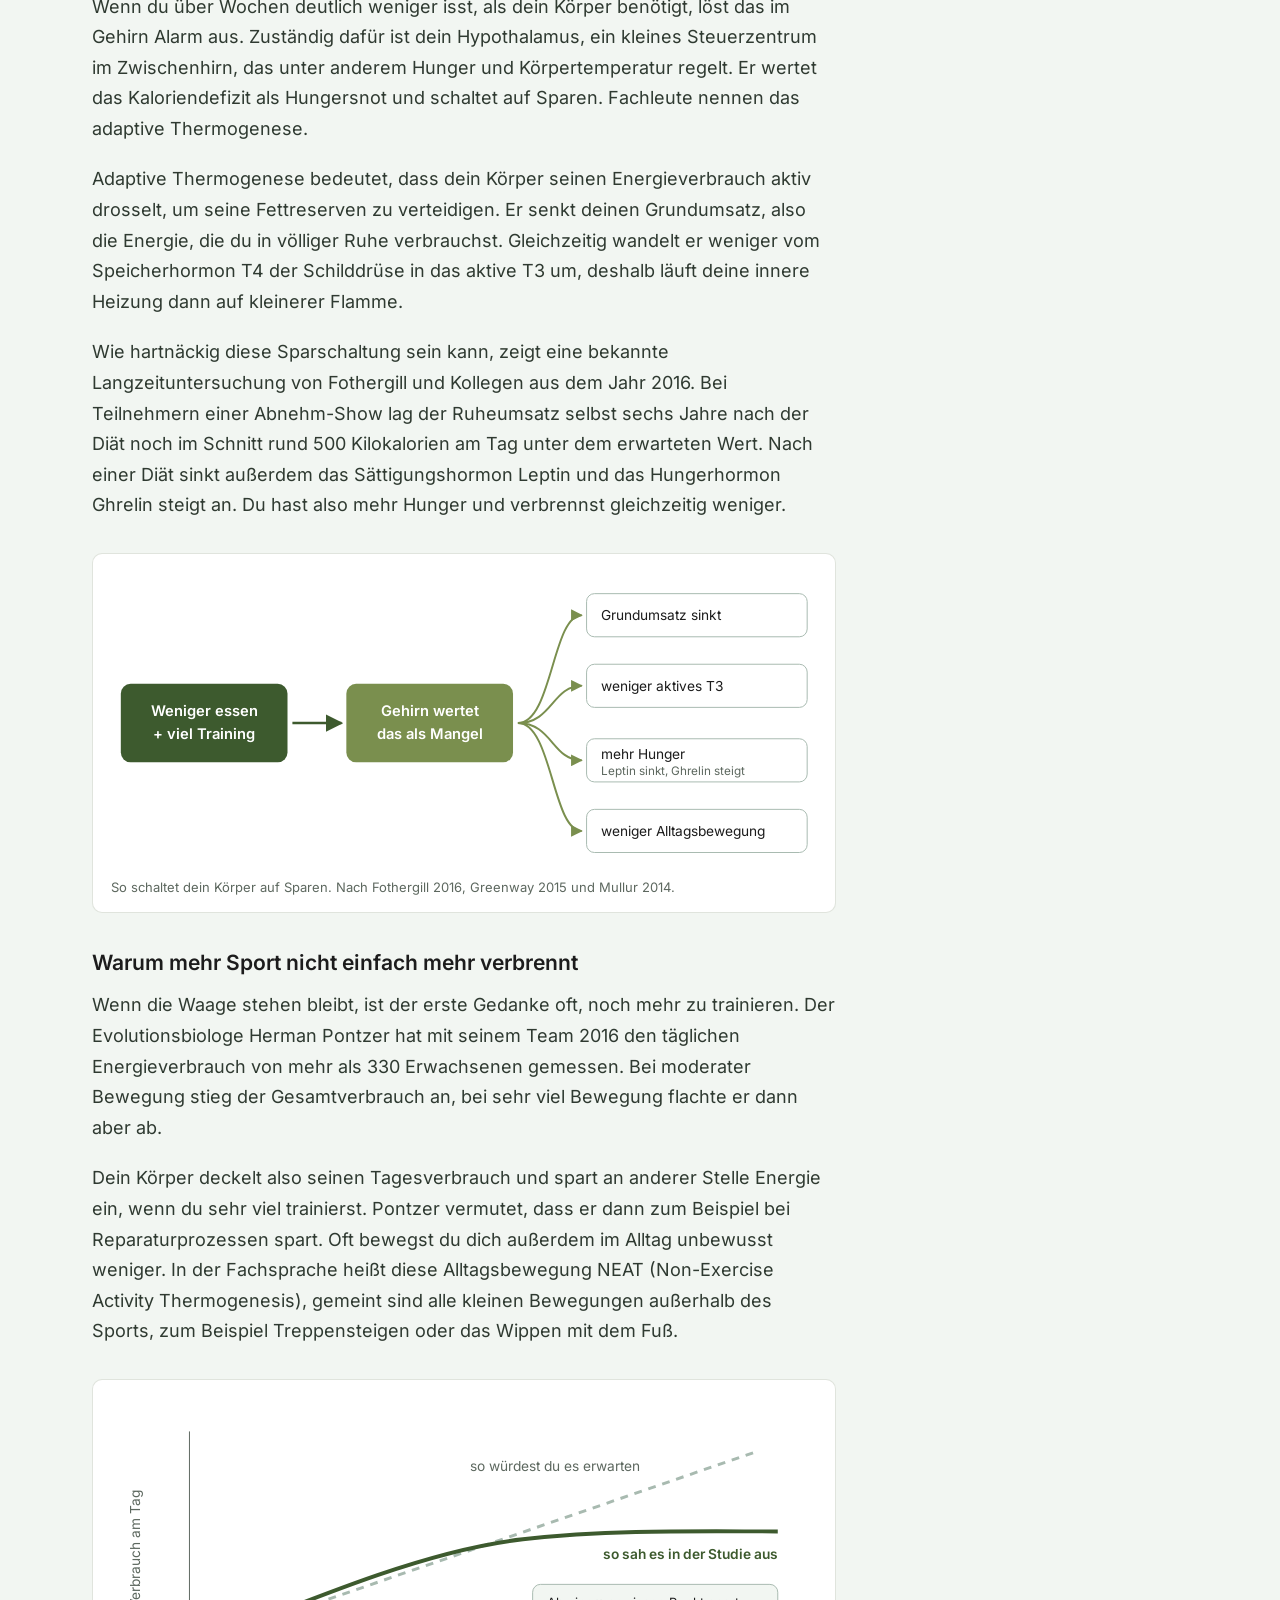
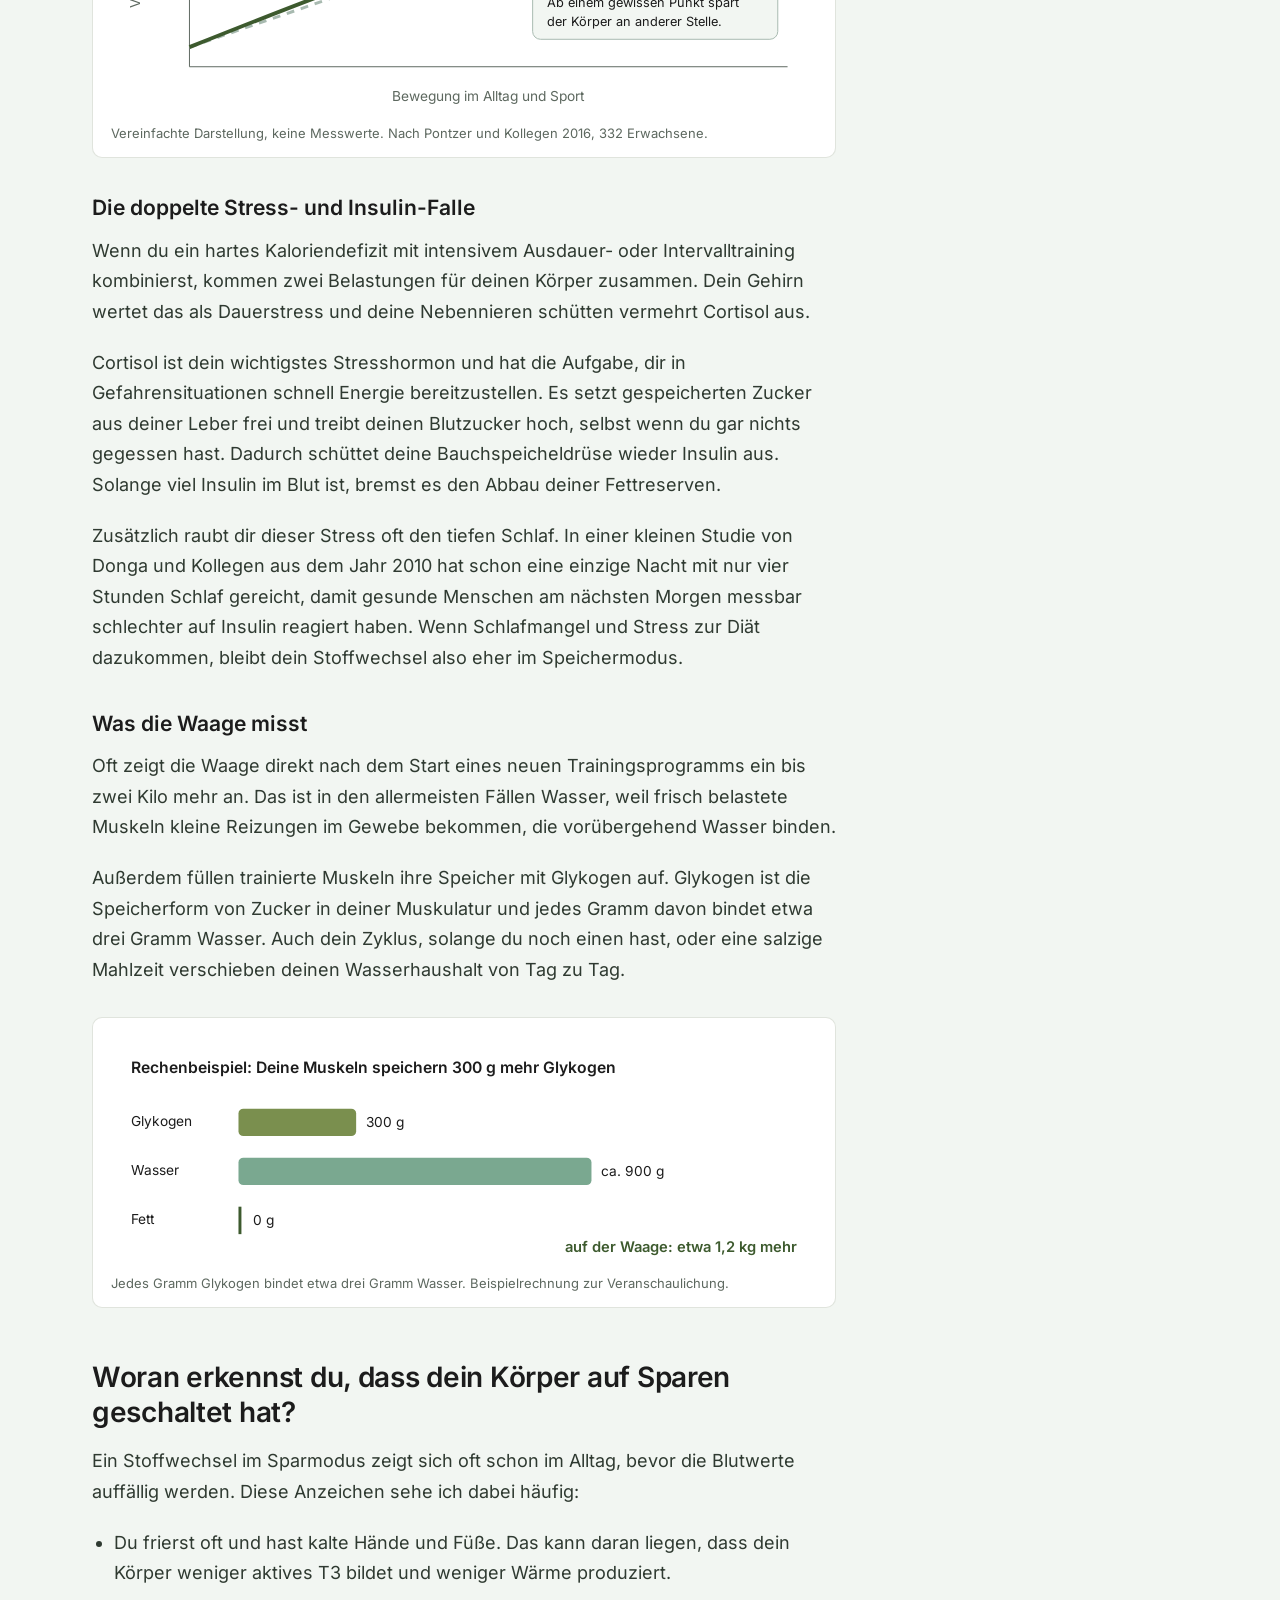
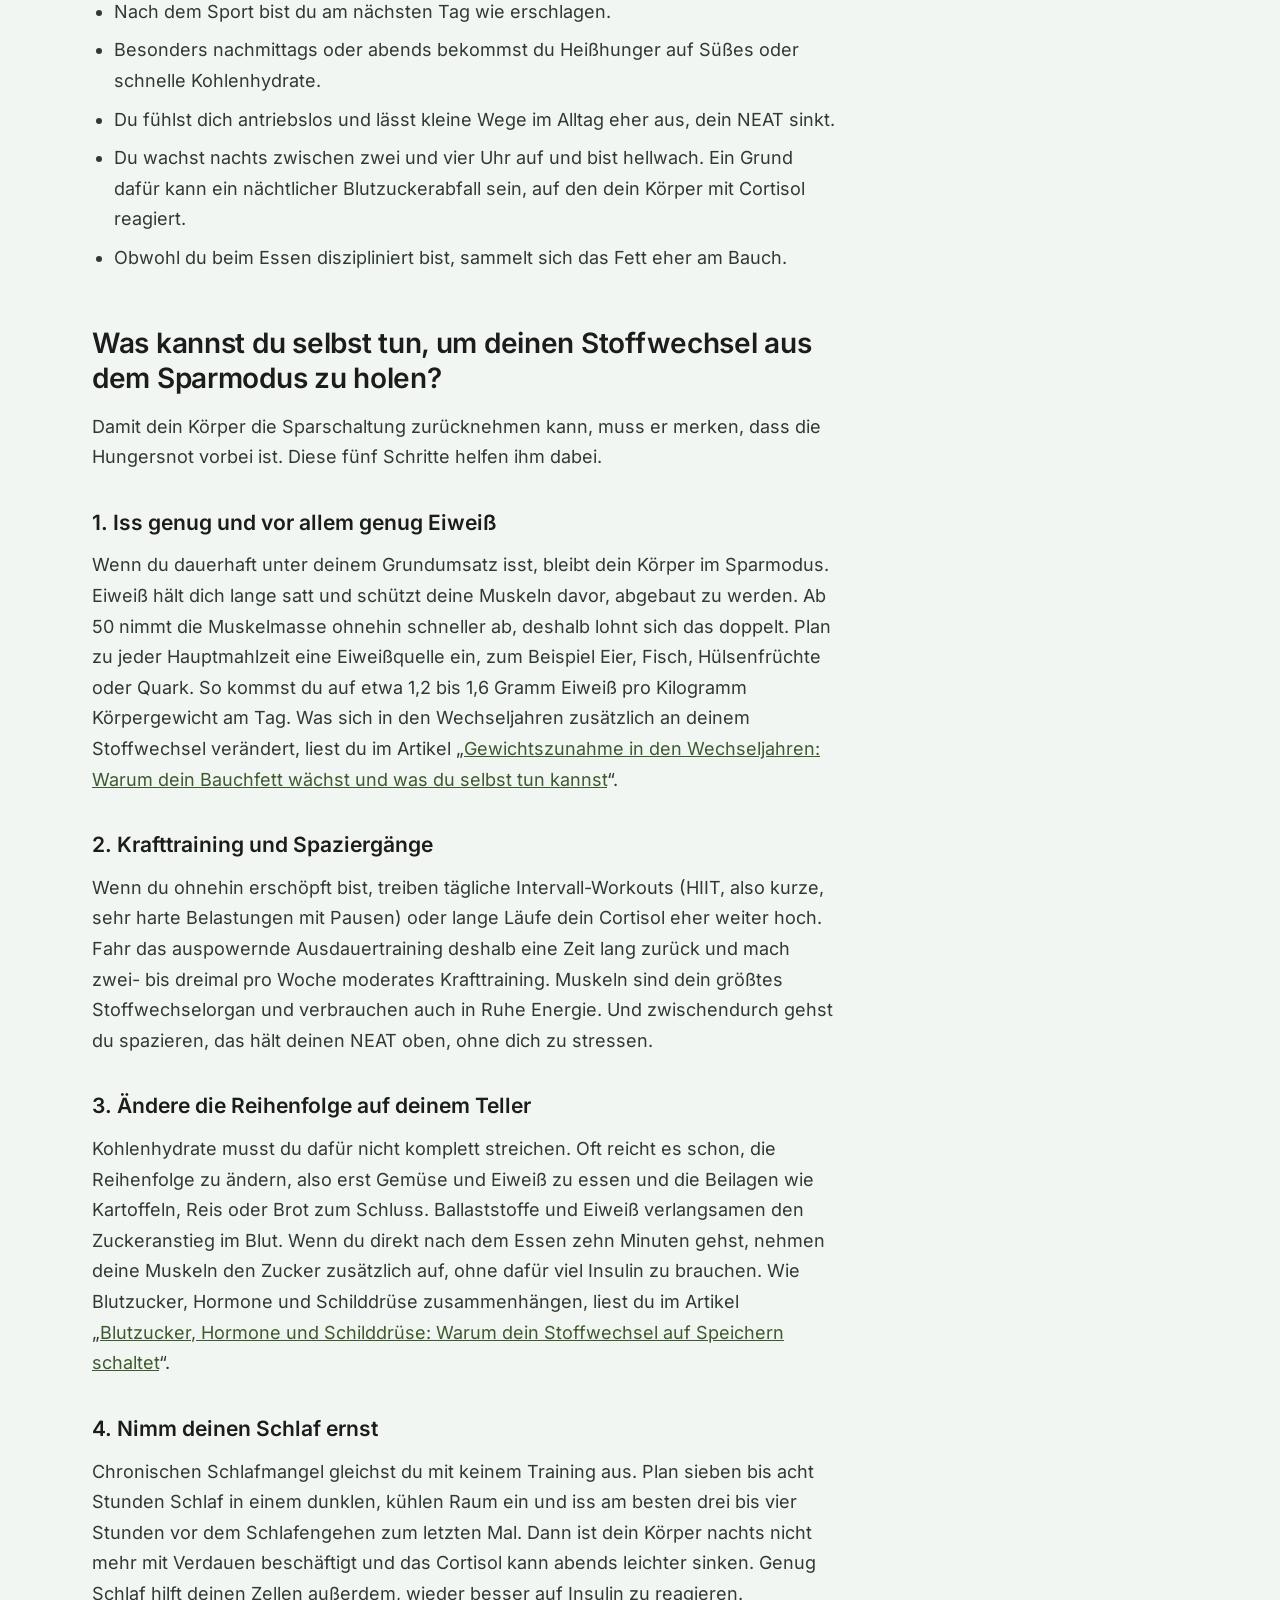
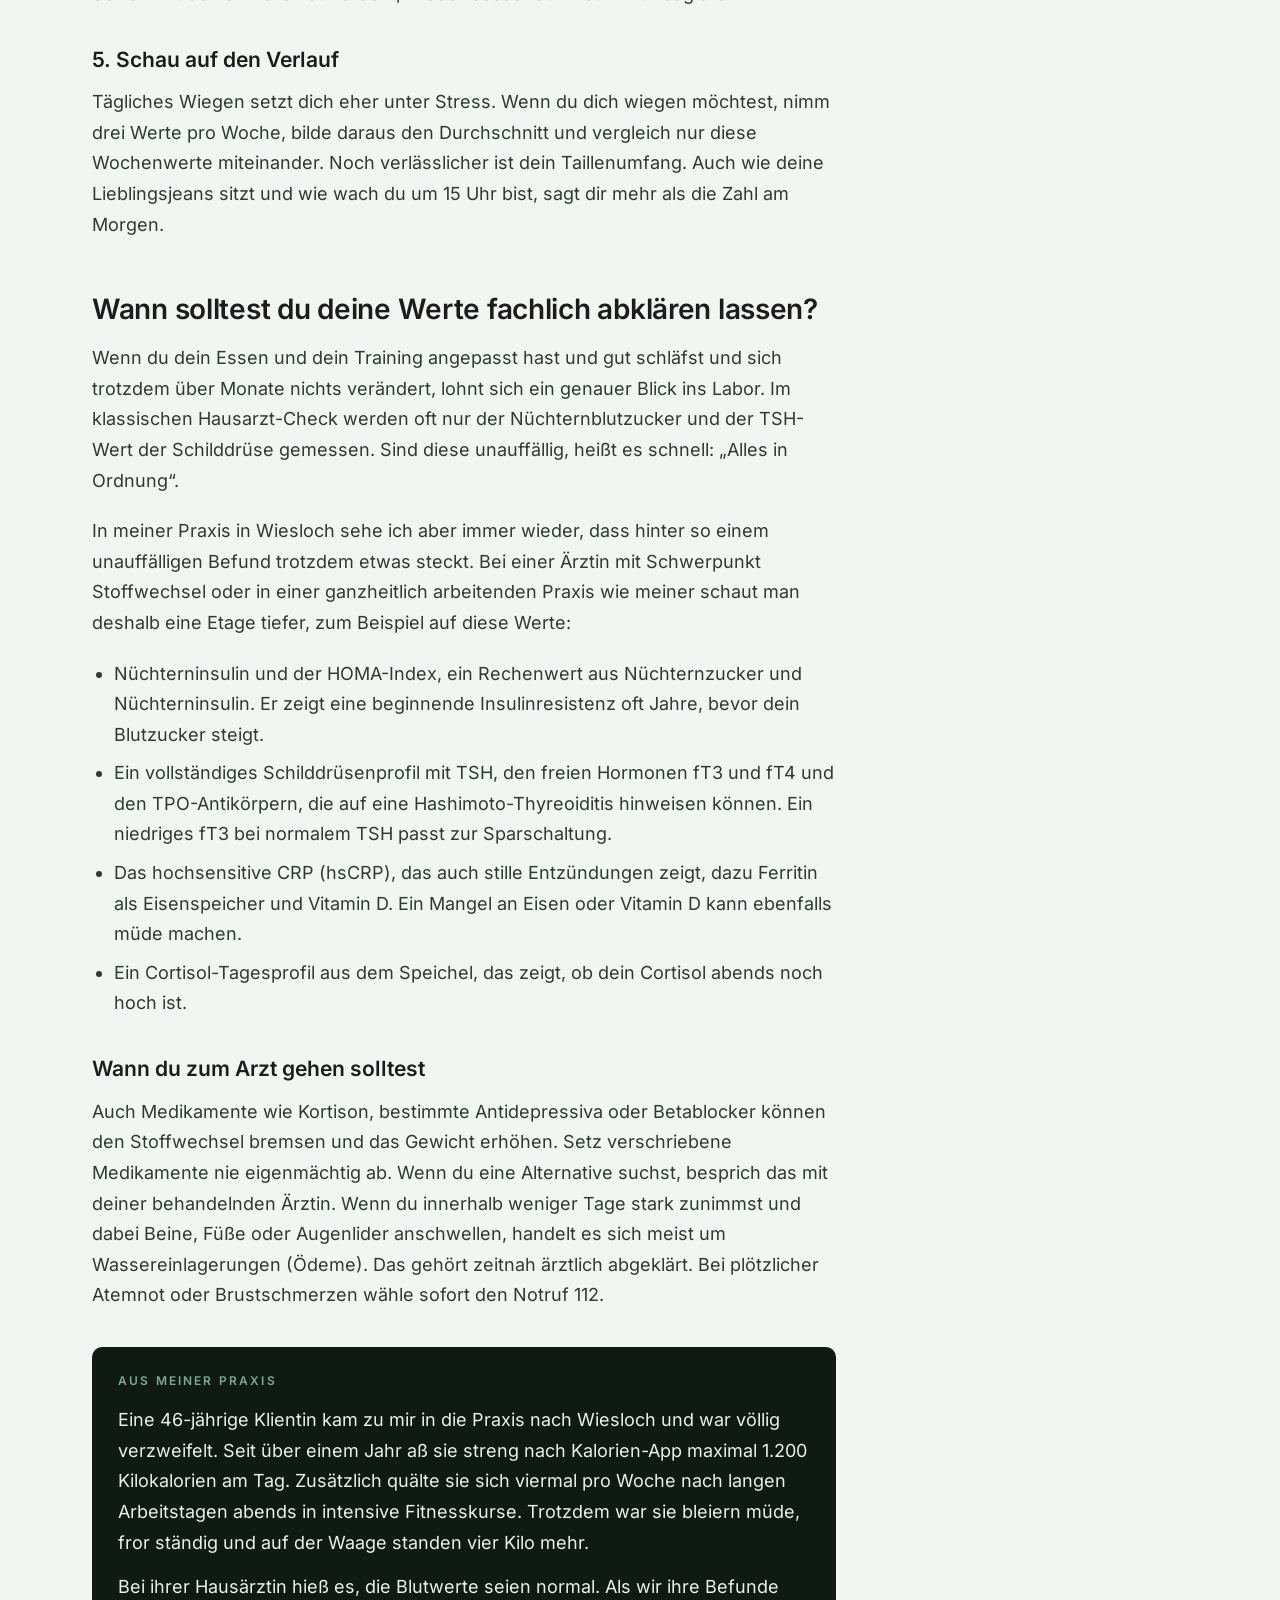
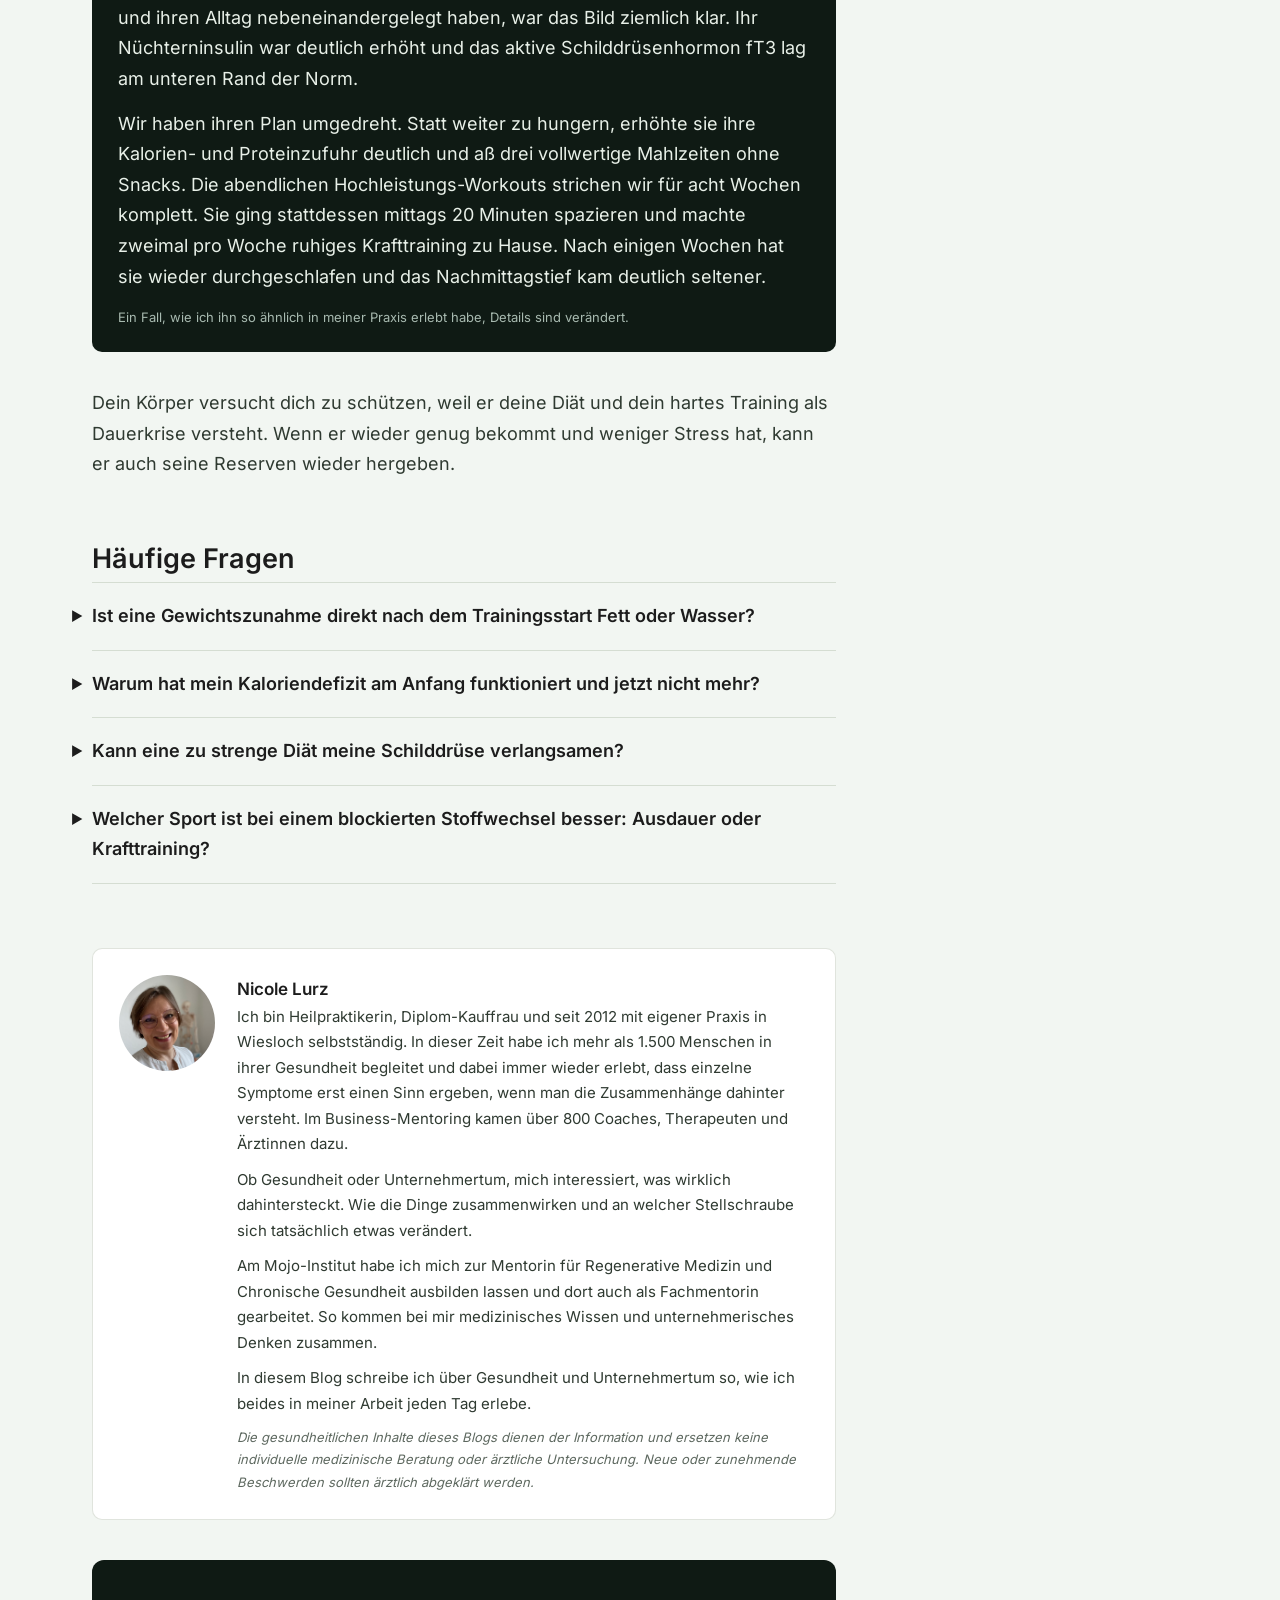
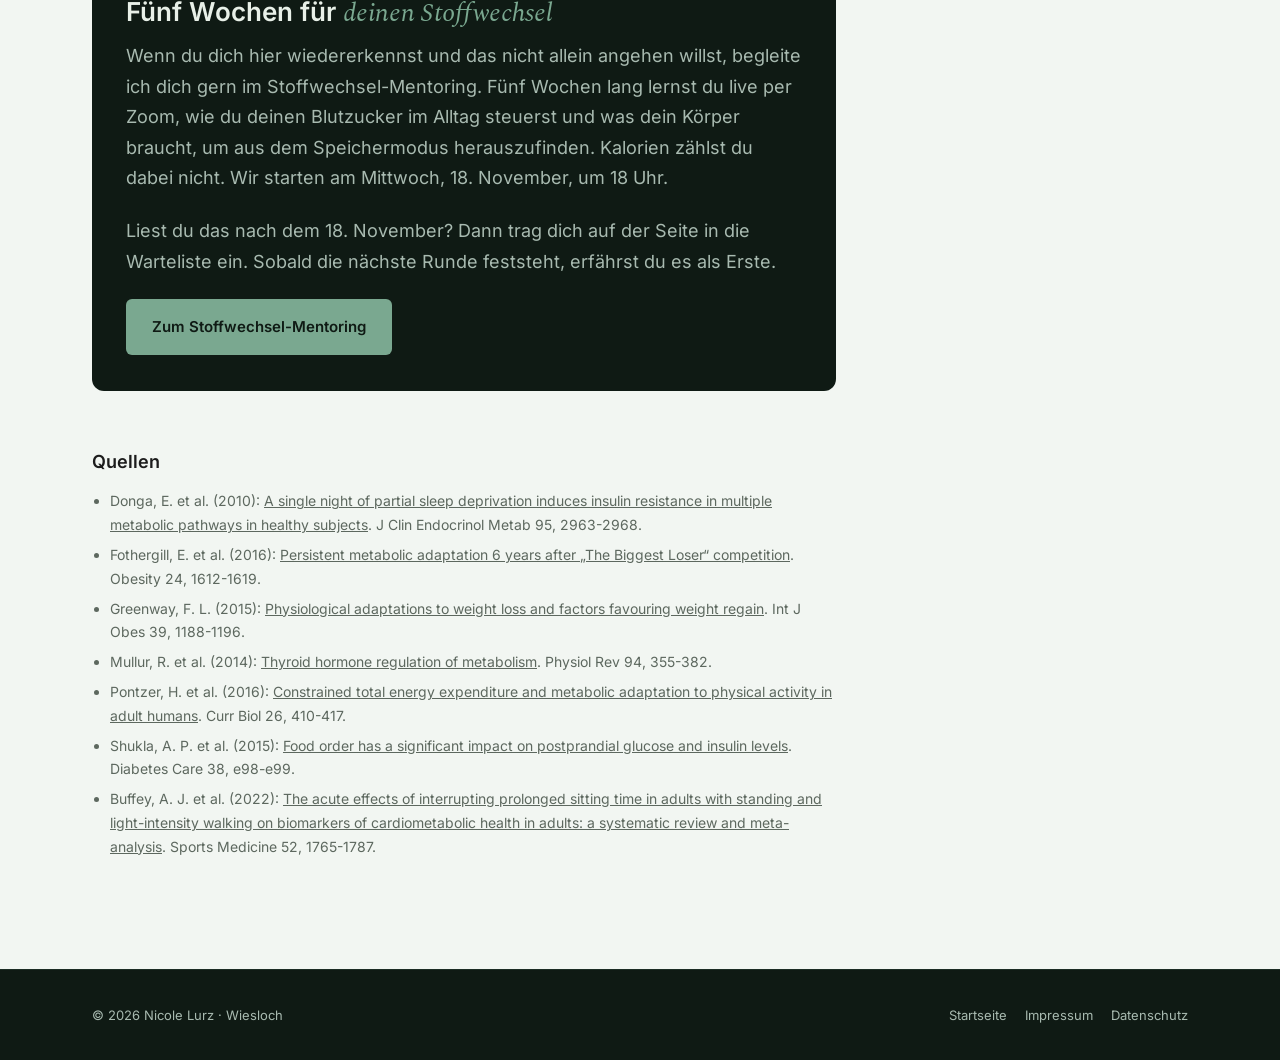
<file: blog/gewichtszunahme-trotz-sport/index.html>
<!doctype html>
<html lang="de">
<head>
<meta charset="utf-8">
<meta name="viewport" content="width=device-width, initial-scale=1">
<title>Gewichtszunahme trotz Sport und Diät? Das steckt dahinter · Nicole Lurz</title>
<meta name="description" content="Du isst weniger, trainierst mehr und nimmst trotzdem zu? Warum dein Körper bei Diät und viel Training auf Sparen schaltet und was du selbst tun kannst.">
<link rel="canonical" href="https://nicole-lurz.com/blog/gewichtszunahme-trotz-sport/">
<meta property="og:type" content="article">
<meta property="og:url" content="https://nicole-lurz.com/blog/gewichtszunahme-trotz-sport/">
<meta property="og:title" content="Gewichtszunahme trotz Sport und Diät? Das steckt dahinter">
<meta property="og:description" content="Du isst weniger, trainierst mehr und nimmst trotzdem zu? Warum dein Körper bei Diät und viel Training auf Sparen schaltet und was du selbst tun kannst.">
<meta property="og:image" content="https://nicole-lurz.com/images/nicole-hero.jpg">
<link rel="icon" href="/favicon.svg" type="image/svg+xml">
<link rel="icon" href="/favicon-32.png" sizes="32x32">
<link rel="apple-touch-icon" href="/favicon-180.png">
<link rel="stylesheet" href="/fonts/fonts.css">
<link rel="stylesheet" href="/blog/blog.css?v=20261113c">
<script type="application/ld+json">
{
 "@context": "https://schema.org",
 "@graph": [
  {
   "@type": "Article",
   "headline": "Gewichtszunahme trotz Sport und Diät: Warum dein Körper im Sparmodus blockiert",
   "description": "Du isst weniger, trainierst mehr und nimmst trotzdem zu? Warum dein Körper bei Diät und viel Training auf Sparen schaltet und was du selbst tun kannst.",
   "datePublished": "2026-11-13",
   "dateModified": "2026-11-13",
   "inLanguage": "de",
   "mainEntityOfPage": "https://nicole-lurz.com/blog/gewichtszunahme-trotz-sport/",
   "image": "https://nicole-lurz.com/images/nicole-hero.jpg",
   "author": {
    "@id": "https://nicole-lurz.com/#nicole"
   },
   "publisher": {
    "@id": "https://nicole-lurz.com/#nicole"
   },
   "isPartOf": {
    "@type": "CreativeWorkSeries",
    "name": "Stoffwechsel & Gewicht"
   },
   "keywords": "Gewichtszunahme trotz Sport, Gewichtszunahme trotz Diät, adaptive Thermogenese, Stoffwechsel Sparmodus, Cortisol, Insulin, NEAT",
   "about": [
    {
     "@type": "Thing",
     "name": "Adaptive Thermogenese"
    },
    {
     "@type": "Thing",
     "name": "Gewichtszunahme"
    },
    {
     "@type": "Thing",
     "name": "Stoffwechsel"
    }
   ]
  },
  {
   "@type": "Person",
   "@id": "https://nicole-lurz.com/#nicole",
   "name": "Nicole Lurz",
   "jobTitle": "Heilpraktikerin, Gesundheits- und Business-Mentorin",
   "url": "https://nicole-lurz.com/",
   "image": "https://nicole-lurz.com/images/nicole-portrait.jpg",
   "sameAs": [
    "https://naturheilpraxis-lurz.de/",
    "https://nicole-lurz.de/"
   ]
  },
  {
   "@type": "FAQPage",
   "mainEntity": [
    {
     "@type": "Question",
     "name": "Ist eine Gewichtszunahme direkt nach dem Trainingsstart Fett oder Wasser?",
     "acceptedAnswer": {
      "@type": "Answer",
      "text": "In den ersten Wochen eines neuen Trainingsprogramms ist ein Anstieg auf der Waage fast immer Wasser und Glykogen. Deine Muskeln speichern mehr Energie und binden durch feine Trainingsreize vorübergehend Flüssigkeit. Körperfett baut sich deutlich langsamer auf und ab, als die Waage von Tag zu Tag schwankt."
     }
    },
    {
     "@type": "Question",
     "name": "Warum hat mein Kaloriendefizit am Anfang funktioniert und jetzt nicht mehr?",
     "acceptedAnswer": {
      "@type": "Answer",
      "text": "Zu Beginn einer Diät greift dein Körper noch ohne Gegenwehr auf seine Reserven zu. Nach einigen Wochen erkennt dein Gehirn jedoch das anhaltende Energiedefizit und aktiviert die adaptive Thermogenese. Es senkt deinen Grundumsatz und steigert deinen Hunger, sodass ein Teil des Defizits wieder ausgeglichen wird."
     }
    },
    {
     "@type": "Question",
     "name": "Kann eine zu strenge Diät meine Schilddrüse verlangsamen?",
     "acceptedAnswer": {
      "@type": "Answer",
      "text": "Ja. Wenn du dauerhaft zu wenig isst, reduziert dein Körper die Umwandlung des Speicherhormons T4 in das stoffwechselaktive Hormon T3. Das ist eine vorübergehende Schutzschaltung, die Schilddrüse selbst nimmt dabei keinen Schaden. Sobald du deinen Körper wieder ausreichend mit Energie und Nährstoffen versorgst, normalisiert sich diese Umwandlung in der Regel wieder."
     }
    },
    {
     "@type": "Question",
     "name": "Welcher Sport ist bei einem blockierten Stoffwechsel besser: Ausdauer oder Krafttraining?",
     "acceptedAnswer": {
      "@type": "Answer",
      "text": "Bei einem erschöpften Stoffwechsel im Sparmodus hat moderates Krafttraining klare Vorteile. Es setzt ein starkes Signal zum Erhalt und Aufbau deiner Muskulatur, was deinen Grundumsatz langfristig stabilisiert, ohne deine Stressachse durch stundenlanges Ausdauertraining zu überlasten. Ergänze es durch entspannte Alltagsbewegung wie Gehen oder Radfahren."
     }
    }
   ]
  },
  {
   "@type": "BreadcrumbList",
   "itemListElement": [
    {
     "@type": "ListItem",
     "position": 1,
     "name": "Blog",
     "item": "https://nicole-lurz.com/blog/"
    },
    {
     "@type": "ListItem",
     "position": 2,
     "name": "Gewichtszunahme trotz Sport",
     "item": "https://nicole-lurz.com/blog/gewichtszunahme-trotz-sport/"
    }
   ]
  }
 ]
}
</script>
<!-- GoatCounter: anonymer Seitenzähler, keine Cookies, keine personenbezogenen
     Daten, läuft deshalb unabhängig vom Consent-Banner. Domain vor dem Pfad,
     damit sich die Zahlen nicht mit nicole-lurz.de im selben Konto mischen. -->
<script>window.goatcounter = { path: function (p) { return location.host + p } };</script>
<script data-goatcounter="https://nicolelurz.goatcounter.com/count" async src="//gc.zgo.at/count.js"></script>
</head>
<body>

<header class="kopf">
  <div class="wrap">
    <a class="wortmarke" href="/"><span class="lf">Nicole</span><span class="ll">Lurz</span></a>
    <nav aria-label="Hauptmenü">
      <ul>
        <li><a href="/#praxis">Praxis</a></li>
        <li><a href="/#online">Online-Mentoring</a></li>
        <li><a href="/#business">Business-Mentoring</a></li>
        <li><a href="/#ueber">Über mich</a></li>
        <li class="immer"><a href="/blog/">Blog</a></li>
      </ul>
    </nav>
  </div>
</header>

<main>
  <article class="wrap artikel-raster">
    <div class="artikel-haupt">
      <header class="artikel-kopf">
        <p class="brotkrumen"><a href="/blog/">Blog</a> <span>›</span> <a href="/blog/">Gesundheit &amp; Energie</a> <span>›</span> <span class="hier">Gewichtszunahme trotz Sport</span></p>
        <p class="eyebrow">Gesundheit &amp; Energie · Serie Stoffwechsel &amp; Gewicht</p>
        <h1>Gewichtszunahme trotz Sport und Diät: Warum dein Körper im Sparmodus blockiert</h1>
        <div class="meta-leiste">
          <a class="autor" href="#autorin"><img src="/images/nicole-portrait.jpg" alt="" width="40" height="40"><span>Nicole Lurz</span></a>
          <time datetime="2026-11-13">13. November 2026</time>
          <span class="leise">aktualisiert <time datetime="2026-11-13">13. November 2026</time></span>
          <span class="pille">10 Min. Lesezeit</span>
          <button class="pille knopf" type="button" data-teilen><svg width="16" height="16" viewBox="0 0 24 24" fill="none" stroke="currentColor" stroke-width="2" stroke-linecap="round" stroke-linejoin="round" aria-hidden="true"><circle cx="18" cy="5" r="3"/><circle cx="6" cy="12" r="3"/><circle cx="18" cy="19" r="3"/><path d="M8.6 13.5l6.8 4M15.4 6.5l-6.8 4"/></svg><span>Teilen</span></button>
          <button class="pille knopf" type="button" data-pdf><svg width="16" height="16" viewBox="0 0 24 24" fill="none" stroke="currentColor" stroke-width="2" stroke-linecap="round" stroke-linejoin="round" aria-hidden="true"><path d="M12 3v12M7 10l5 5 5-5M5 21h14"/></svg><span>PDF</span></button>
        </div>
        <p class="teaser">Du isst weniger, trainierst mehr und nimmst trotzdem zu? Dann hat dein Körper wahrscheinlich auf Sparen geschaltet. Warum er das tut und wie du ihm hilfst, die Sparschaltung zurückzunehmen, liest du in diesem Artikel.</p>
      </header>

      <div class="kurz">
        <p class="eyebrow">Das Wichtigste in Kürze</p>
        <ul>
          <li>Wenn du über Wochen deutlich weniger isst und viel trainierst, kann dein Körper seinen Grundumsatz senken. Das nennt man adaptive Thermogenese.</li>
          <li>Sehr viel Sport erhöht den Tagesverbrauch weniger, als du erwarten würdest, weil der Körper an anderer Stelle spart.</li>
          <li>Ein bis zwei Kilo mehr nach dem Trainingsstart sind meistens Wasser und Glykogen in den Muskeln.</li>
          <li>Genug Eiweiß und Krafttraining, dazu Spaziergänge und ausreichend Schlaf helfen deinem Körper, die Sparschaltung zurückzunehmen.</li>
          <li>Schwellungen an Beinen oder Lidern, die innerhalb weniger Tage kommen, gehören zum Arzt, Atemnot oder Brustschmerz sofort zum Notruf 112.</li>
        </ul>
      </div>

      <nav class="inhalt inhalt-mobil" aria-label="Inhalt">
        <strong>Inhalt</strong>
        <ol>
          <li><a href="#abschnitt-1">Was steckt hinter dem Sparmodus deines Stoffwechsels?</a></li>
          <li><a href="#abschnitt-2">Woran erkennst du, dass dein Körper auf Sparen geschaltet hat?</a></li>
          <li><a href="#abschnitt-3">Was kannst du selbst tun, um deinen Stoffwechsel aus dem Sparmodus zu holen?</a></li>
          <li><a href="#abschnitt-4">Wann solltest du deine Werte fachlich abklären lassen?</a></li>
          <li><a href="#fragen">Häufige Fragen</a></li>
        </ol>
      </nav>

      <div class="text">
<p>Wenn du trotz Sport und Kaloriendefizit zunimmst, ist das meistens eine Schutzreaktion deines Körpers. Wenn du über Wochen weniger isst und viel trainierst, wertet dein Gehirn das als Mangel. Es senkt dann deinen Grundumsatz und macht mehr Hunger. Oft bewegst du dich im Alltag außerdem unbewusst weniger. Gleichzeitig führen das Stresshormon Cortisol und Wassereinlagerungen durch Muskelreize dazu, dass die Zahl auf der Waage steigt, obwohl du dich anstrengst.</p>
<h2 id="abschnitt-1">Was steckt hinter dem Sparmodus deines Stoffwechsels?</h2>
<p>Vielleicht hast du auch lange gedacht, dein Körper rechnet wie ein Taschenrechner. Wenn du weniger isst, als du verbrauchst, nimmst du ab. Physikalisch stimmt das auch, nur rechnet dein Körper eben mit, weil er in erster Linie dafür sorgt, dass du überlebst.</p>
<h3>Adaptive Thermogenese, die eingebaute Sparschaltung</h3>
<p>Wenn du über Wochen deutlich weniger isst, als dein Körper benötigt, löst das im Gehirn Alarm aus. Zuständig dafür ist dein Hypothalamus, ein kleines Steuerzentrum im Zwischenhirn, das unter anderem Hunger und Körpertemperatur regelt. Er wertet das Kaloriendefizit als Hungersnot und schaltet auf Sparen. Fachleute nennen das adaptive Thermogenese.</p>
<p>Adaptive Thermogenese bedeutet, dass dein Körper seinen Energieverbrauch aktiv drosselt, um seine Fettreserven zu verteidigen. Er senkt deinen Grundumsatz, also die Energie, die du in völliger Ruhe verbrauchst. Gleichzeitig wandelt er weniger vom Speicherhormon T4 der Schilddrüse in das aktive T3 um, deshalb läuft deine innere Heizung dann auf kleinerer Flamme.</p>
<p>Wie hartnäckig diese Sparschaltung sein kann, zeigt eine bekannte Langzeituntersuchung von Fothergill und Kollegen aus dem Jahr 2016. Bei Teilnehmern einer Abnehm-Show lag der Ruheumsatz selbst sechs Jahre nach der Diät noch im Schnitt rund 500 Kilokalorien am Tag unter dem erwarteten Wert. Nach einer Diät sinkt außerdem das Sättigungshormon Leptin und das Hungerhormon Ghrelin steigt an. Du hast also mehr Hunger und verbrennst gleichzeitig weniger.</p>
<figure class="abb"><div class="abb-bild"><svg viewBox="0 0 720 300" role="img" aria-label="Ablauf der Sparschaltung">
<rect x="10" y="110" width="170" height="80" rx="10" fill="#3D5A2E"/><text x="95" y="143" fill="#fff" text-anchor="middle" font-size="15" font-weight="600">Weniger essen</text><text x="95" y="166" fill="#fff" text-anchor="middle" font-size="15" font-weight="600">+ viel Training</text>
<path d="M185 150 H235" stroke="#3D5A2E" stroke-width="2.5" marker-end="url(#pf)"/>
<rect x="240" y="110" width="170" height="80" rx="10" fill="#7A8F4E"/><text x="325" y="143" fill="#fff" text-anchor="middle" font-size="15" font-weight="600">Gehirn wertet</text><text x="325" y="166" fill="#fff" text-anchor="middle" font-size="15" font-weight="600">das als Mangel</text>
<g stroke="#7A8F4E" stroke-width="2" fill="none" marker-end="url(#pf2)"><path d="M415 150 C450 150 450 40 480 40"/><path d="M415 150 C450 150 450 112 480 112"/><path d="M415 150 C450 150 450 188 480 188"/><path d="M415 150 C450 150 450 260 480 260"/></g>
<g font-size="14" fill="#1C1C1C"><rect x="485" y="18" width="225" height="44" rx="8" fill="#fff" stroke="#A8BAB0"/><text x="500" y="45">Grundumsatz sinkt</text>
<rect x="485" y="90" width="225" height="44" rx="8" fill="#fff" stroke="#A8BAB0"/><text x="500" y="117">weniger aktives T3</text>
<rect x="485" y="166" width="225" height="44" rx="8" fill="#fff" stroke="#A8BAB0"/><text x="500" y="187">mehr Hunger</text><text x="500" y="203" font-size="12" fill="#5d685f">Leptin sinkt, Ghrelin steigt</text>
<rect x="485" y="238" width="225" height="44" rx="8" fill="#fff" stroke="#A8BAB0"/><text x="500" y="265">weniger Alltagsbewegung</text></g>
<defs><marker id="pf" viewBox="0 0 10 10" refX="9" refY="5" markerWidth="7" markerHeight="7" orient="auto"><path d="M0 0L10 5L0 10z" fill="#3D5A2E"/></marker><marker id="pf2" viewBox="0 0 10 10" refX="9" refY="5" markerWidth="6" markerHeight="6" orient="auto"><path d="M0 0L10 5L0 10z" fill="#7A8F4E"/></marker></defs></svg></div>
<figcaption>So schaltet dein Körper auf Sparen. Nach Fothergill 2016, Greenway 2015 und Mullur 2014.</figcaption></figure>
<h3>Warum mehr Sport nicht einfach mehr verbrennt</h3>
<p>Wenn die Waage stehen bleibt, ist der erste Gedanke oft, noch mehr zu trainieren. Der Evolutionsbiologe Herman Pontzer hat mit seinem Team 2016 den täglichen Energieverbrauch von mehr als 330 Erwachsenen gemessen. Bei moderater Bewegung stieg der Gesamtverbrauch an, bei sehr viel Bewegung flachte er dann aber ab.</p>
<p>Dein Körper deckelt also seinen Tagesverbrauch und spart an anderer Stelle Energie ein, wenn du sehr viel trainierst. Pontzer vermutet, dass er dann zum Beispiel bei Reparaturprozessen spart. Oft bewegst du dich außerdem im Alltag unbewusst weniger. In der Fachsprache heißt diese Alltagsbewegung NEAT (Non-Exercise Activity Thermogenesis), gemeint sind alle kleinen Bewegungen außerhalb des Sports, zum Beispiel Treppensteigen oder das Wippen mit dem Fuß.</p>
<figure class="abb"><div class="abb-bild"><svg viewBox="0 0 720 320" role="img" aria-label="Energieverbrauch steigt bei viel Bewegung kaum noch">
<line x1="80" y1="270" x2="690" y2="270" stroke="#5d685f"/><line x1="80" y1="270" x2="80" y2="30" stroke="#5d685f"/>
<text x="385" y="305" text-anchor="middle" font-size="14" fill="#5d685f">Bewegung im Alltag und Sport</text>
<text x="30" y="150" text-anchor="middle" font-size="14" fill="#5d685f" transform="rotate(-90 30 150)">Verbrauch am Tag</text>
<path d="M80 250 L660 50" stroke="#A8BAB0" stroke-width="3" stroke-dasharray="8 7" fill="none"/>
<text x="540" y="70" font-size="14" fill="#5d685f" text-anchor="end">so würdest du es erwarten</text>
<path d="M80 250 C230 190 330 150 420 140 S600 132 680 132" stroke="#3D5A2E" stroke-width="4" fill="none"/>
<text x="680" y="160" font-size="14" fill="#3D5A2E" font-weight="600" text-anchor="end">so sah es in der Studie aus</text>
<rect x="430" y="186" width="250" height="56" rx="8" fill="#F2F6F2" stroke="#A8BAB0"/><text x="445" y="209" font-size="13" fill="#1C1C1C">Ab einem gewissen Punkt spart</text><text x="445" y="228" font-size="13" fill="#1C1C1C">der Körper an anderer Stelle.</text></svg></div>
<figcaption>Vereinfachte Darstellung, keine Messwerte. Nach Pontzer und Kollegen 2016, 332 Erwachsene.</figcaption></figure>
<h3>Die doppelte Stress- und Insulin-Falle</h3>
<p>Wenn du ein hartes Kaloriendefizit mit intensivem Ausdauer- oder Intervalltraining kombinierst, kommen zwei Belastungen für deinen Körper zusammen. Dein Gehirn wertet das als Dauerstress und deine Nebennieren schütten vermehrt Cortisol aus.</p>
<p>Cortisol ist dein wichtigstes Stresshormon und hat die Aufgabe, dir in Gefahrensituationen schnell Energie bereitzustellen. Es setzt gespeicherten Zucker aus deiner Leber frei und treibt deinen Blutzucker hoch, selbst wenn du gar nichts gegessen hast. Dadurch schüttet deine Bauchspeicheldrüse wieder Insulin aus. Solange viel Insulin im Blut ist, bremst es den Abbau deiner Fettreserven.</p>
<p>Zusätzlich raubt dir dieser Stress oft den tiefen Schlaf. In einer kleinen Studie von Donga und Kollegen aus dem Jahr 2010 hat schon eine einzige Nacht mit nur vier Stunden Schlaf gereicht, damit gesunde Menschen am nächsten Morgen messbar schlechter auf Insulin reagiert haben. Wenn Schlafmangel und Stress zur Diät dazukommen, bleibt dein Stoffwechsel also eher im Speichermodus.</p>
<h3>Was die Waage misst</h3>
<p>Oft zeigt die Waage direkt nach dem Start eines neuen Trainingsprogramms ein bis zwei Kilo mehr an. Das ist in den allermeisten Fällen Wasser, weil frisch belastete Muskeln kleine Reizungen im Gewebe bekommen, die vorübergehend Wasser binden.</p>
<p>Außerdem füllen trainierte Muskeln ihre Speicher mit Glykogen auf. Glykogen ist die Speicherform von Zucker in deiner Muskulatur und jedes Gramm davon bindet etwa drei Gramm Wasser. Auch dein Zyklus, solange du noch einen hast, oder eine salzige Mahlzeit verschieben deinen Wasserhaushalt von Tag zu Tag.</p>
<figure class="abb"><div class="abb-bild"><svg viewBox="0 0 720 230" role="img" aria-label="Rechenbeispiel Glykogen und Wasser">
<text x="20" y="34" font-size="16" font-weight="600" fill="#1C1C1C">Rechenbeispiel: Deine Muskeln speichern 300 g mehr Glykogen</text>
<g font-size="14" fill="#1C1C1C"><text x="20" y="88">Glykogen</text><rect x="130" y="70" width="120" height="28" rx="5" fill="#7A8F4E"/><text x="260" y="89">300 g</text>
<text x="20" y="138">Wasser</text><rect x="130" y="120" width="360" height="28" rx="5" fill="#7AA890"/><text x="500" y="139">ca. 900 g</text>
<text x="20" y="188">Fett</text><rect x="130" y="170" width="3" height="28" fill="#3D5A2E"/><text x="145" y="189">0 g</text></g>
<text x="700" y="216" font-size="15" font-weight="600" fill="#3D5A2E" text-anchor="end">auf der Waage: etwa 1,2 kg mehr</text></svg></div>
<figcaption>Jedes Gramm Glykogen bindet etwa drei Gramm Wasser. Beispielrechnung zur Veranschaulichung.</figcaption></figure>
<h2 id="abschnitt-2">Woran erkennst du, dass dein Körper auf Sparen geschaltet hat?</h2>
<p>Ein Stoffwechsel im Sparmodus zeigt sich oft schon im Alltag, bevor die Blutwerte auffällig werden. Diese Anzeichen sehe ich dabei häufig:</p>
<ul><li>Du frierst oft und hast kalte Hände und Füße. Das kann daran liegen, dass dein Körper weniger aktives T3 bildet und weniger Wärme produziert.</li><li>Nach dem Sport bist du am nächsten Tag wie erschlagen.</li><li>Besonders nachmittags oder abends bekommst du Heißhunger auf Süßes oder schnelle Kohlenhydrate.</li><li>Du fühlst dich antriebslos und lässt kleine Wege im Alltag eher aus, dein NEAT sinkt.</li><li>Du wachst nachts zwischen zwei und vier Uhr auf und bist hellwach. Ein Grund dafür kann ein nächtlicher Blutzuckerabfall sein, auf den dein Körper mit Cortisol reagiert.</li><li>Obwohl du beim Essen diszipliniert bist, sammelt sich das Fett eher am Bauch.</li></ul>
<h2 id="abschnitt-3">Was kannst du selbst tun, um deinen Stoffwechsel aus dem Sparmodus zu holen?</h2>
<p>Damit dein Körper die Sparschaltung zurücknehmen kann, muss er merken, dass die Hungersnot vorbei ist. Diese fünf Schritte helfen ihm dabei.</p>
<h3>1. Iss genug und vor allem genug Eiweiß</h3>
<p>Wenn du dauerhaft unter deinem Grundumsatz isst, bleibt dein Körper im Sparmodus. Eiweiß hält dich lange satt und schützt deine Muskeln davor, abgebaut zu werden. Ab 50 nimmt die Muskelmasse ohnehin schneller ab, deshalb lohnt sich das doppelt. Plan zu jeder Hauptmahlzeit eine Eiweißquelle ein, zum Beispiel Eier, Fisch, Hülsenfrüchte oder Quark. So kommst du auf etwa 1,2 bis 1,6 Gramm Eiweiß pro Kilogramm Körpergewicht am Tag. Was sich in den Wechseljahren zusätzlich an deinem Stoffwechsel verändert, liest du im Artikel „<a href="/blog/gewichtszunahme-wechseljahre/">Gewichtszunahme in den Wechseljahren: Warum dein Bauchfett wächst und was du selbst tun kannst</a>“.</p>
<h3>2. Krafttraining und Spaziergänge</h3>
<p>Wenn du ohnehin erschöpft bist, treiben tägliche Intervall-Workouts (HIIT, also kurze, sehr harte Belastungen mit Pausen) oder lange Läufe dein Cortisol eher weiter hoch. Fahr das auspowernde Ausdauertraining deshalb eine Zeit lang zurück und mach zwei- bis dreimal pro Woche moderates Krafttraining. Muskeln sind dein größtes Stoffwechselorgan und verbrauchen auch in Ruhe Energie. Und zwischendurch gehst du spazieren, das hält deinen NEAT oben, ohne dich zu stressen.</p>
<h3>3. Ändere die Reihenfolge auf deinem Teller</h3>
<p>Kohlenhydrate musst du dafür nicht komplett streichen. Oft reicht es schon, die Reihenfolge zu ändern, also erst Gemüse und Eiweiß zu essen und die Beilagen wie Kartoffeln, Reis oder Brot zum Schluss. Ballaststoffe und Eiweiß verlangsamen den Zuckeranstieg im Blut. Wenn du direkt nach dem Essen zehn Minuten gehst, nehmen deine Muskeln den Zucker zusätzlich auf, ohne dafür viel Insulin zu brauchen. Wie Blutzucker, Hormone und Schilddrüse zusammenhängen, liest du im Artikel „<a href="/blog/blutzucker-hormone-und-schilddruese/">Blutzucker, Hormone und Schilddrüse: Warum dein Stoffwechsel auf Speichern schaltet</a>“.</p>
<h3>4. Nimm deinen Schlaf ernst</h3>
<p>Chronischen Schlafmangel gleichst du mit keinem Training aus. Plan sieben bis acht Stunden Schlaf in einem dunklen, kühlen Raum ein und iss am besten drei bis vier Stunden vor dem Schlafengehen zum letzten Mal. Dann ist dein Körper nachts nicht mehr mit Verdauen beschäftigt und das Cortisol kann abends leichter sinken. Genug Schlaf hilft deinen Zellen außerdem, wieder besser auf Insulin zu reagieren.</p>
<h3>5. Schau auf den Verlauf</h3>
<p>Tägliches Wiegen setzt dich eher unter Stress. Wenn du dich wiegen möchtest, nimm drei Werte pro Woche, bilde daraus den Durchschnitt und vergleich nur diese Wochenwerte miteinander. Noch verlässlicher ist dein Taillenumfang. Auch wie deine Lieblingsjeans sitzt und wie wach du um 15 Uhr bist, sagt dir mehr als die Zahl am Morgen.</p>
<h2 id="abschnitt-4">Wann solltest du deine Werte fachlich abklären lassen?</h2>
<p>Wenn du dein Essen und dein Training angepasst hast und gut schläfst und sich trotzdem über Monate nichts verändert, lohnt sich ein genauer Blick ins Labor. Im klassischen Hausarzt-Check werden oft nur der Nüchternblutzucker und der TSH-Wert der Schilddrüse gemessen. Sind diese unauffällig, heißt es schnell: „Alles in Ordnung“.</p>
<p>In meiner Praxis in Wiesloch sehe ich aber immer wieder, dass hinter so einem unauffälligen Befund trotzdem etwas steckt. Bei einer Ärztin mit Schwerpunkt Stoffwechsel oder in einer ganzheitlich arbeitenden Praxis wie meiner schaut man deshalb eine Etage tiefer, zum Beispiel auf diese Werte:</p>
<ul><li>Nüchterninsulin und der HOMA-Index, ein Rechenwert aus Nüchternzucker und Nüchterninsulin. Er zeigt eine beginnende Insulinresistenz oft Jahre, bevor dein Blutzucker steigt.</li><li>Ein vollständiges Schilddrüsenprofil mit TSH, den freien Hormonen fT3 und fT4 und den TPO-Antikörpern, die auf eine Hashimoto-Thyreoiditis hinweisen können. Ein niedriges fT3 bei normalem TSH passt zur Sparschaltung.</li><li>Das hochsensitive CRP (hsCRP), das auch stille Entzündungen zeigt, dazu Ferritin als Eisenspeicher und Vitamin D. Ein Mangel an Eisen oder Vitamin D kann ebenfalls müde machen.</li><li>Ein Cortisol-Tagesprofil aus dem Speichel, das zeigt, ob dein Cortisol abends noch hoch ist.</li></ul>
<h3>Wann du zum Arzt gehen solltest</h3>
<p>Auch Medikamente wie Kortison, bestimmte Antidepressiva oder Betablocker können den Stoffwechsel bremsen und das Gewicht erhöhen. Setz verschriebene Medikamente nie eigenmächtig ab. Wenn du eine Alternative suchst, besprich das mit deiner behandelnden Ärztin. Wenn du innerhalb weniger Tage stark zunimmst und dabei Beine, Füße oder Augenlider anschwellen, handelt es sich meist um Wassereinlagerungen (Ödeme). Das gehört zeitnah ärztlich abgeklärt. Bei plötzlicher Atemnot oder Brustschmerzen wähle sofort den Notruf 112.</p>
<aside class="einblick">
<p class="eyebrow">Aus meiner Praxis</p>
<p>Eine 46-jährige Klientin kam zu mir in die Praxis nach Wiesloch und war völlig verzweifelt. Seit über einem Jahr aß sie streng nach Kalorien-App maximal 1.200 Kilokalorien am Tag. Zusätzlich quälte sie sich viermal pro Woche nach langen Arbeitstagen abends in intensive Fitnesskurse. Trotzdem war sie bleiern müde, fror ständig und auf der Waage standen vier Kilo mehr.</p>
<p>Bei ihrer Hausärztin hieß es, die Blutwerte seien normal. Als wir ihre Befunde und ihren Alltag nebeneinandergelegt haben, war das Bild ziemlich klar. Ihr Nüchterninsulin war deutlich erhöht und das aktive Schilddrüsenhormon fT3 lag am unteren Rand der Norm.</p>
<p>Wir haben ihren Plan umgedreht. Statt weiter zu hungern, erhöhte sie ihre Kalorien- und Proteinzufuhr deutlich und aß drei vollwertige Mahlzeiten ohne Snacks. Die abendlichen Hochleistungs-Workouts strichen wir für acht Wochen komplett. Sie ging stattdessen mittags 20 Minuten spazieren und machte zweimal pro Woche ruhiges Krafttraining zu Hause. Nach einigen Wochen hat sie wieder durchgeschlafen und das Nachmittagstief kam deutlich seltener.</p>
<p class="fall-hinweis">Ein Fall, wie ich ihn so ähnlich in meiner Praxis erlebt habe, Details sind verändert.</p>
</aside>
<p>Dein Körper versucht dich zu schützen, weil er deine Diät und dein hartes Training als Dauerkrise versteht. Wenn er wieder genug bekommt und weniger Stress hat, kann er auch seine Reserven wieder hergeben.</p>
      </div>

      <section class="faq" id="fragen">
        <h2>Häufige Fragen</h2>
        <details><summary>Ist eine Gewichtszunahme direkt nach dem Trainingsstart Fett oder Wasser?</summary><p>In den ersten Wochen eines neuen Trainingsprogramms ist ein Anstieg auf der Waage fast immer Wasser und Glykogen. Deine Muskeln speichern mehr Energie und binden durch feine Trainingsreize vorübergehend Flüssigkeit. Körperfett baut sich deutlich langsamer auf und ab, als die Waage von Tag zu Tag schwankt.</p></details>
        <details><summary>Warum hat mein Kaloriendefizit am Anfang funktioniert und jetzt nicht mehr?</summary><p>Zu Beginn einer Diät greift dein Körper noch ohne Gegenwehr auf seine Reserven zu. Nach einigen Wochen erkennt dein Gehirn jedoch das anhaltende Energiedefizit und aktiviert die adaptive Thermogenese. Es senkt deinen Grundumsatz und steigert deinen Hunger, sodass ein Teil des Defizits wieder ausgeglichen wird.</p></details>
        <details><summary>Kann eine zu strenge Diät meine Schilddrüse verlangsamen?</summary><p>Ja. Wenn du dauerhaft zu wenig isst, reduziert dein Körper die Umwandlung des Speicherhormons T4 in das stoffwechselaktive Hormon T3. Das ist eine vorübergehende Schutzschaltung, die Schilddrüse selbst nimmt dabei keinen Schaden. Sobald du deinen Körper wieder ausreichend mit Energie und Nährstoffen versorgst, normalisiert sich diese Umwandlung in der Regel wieder.</p></details>
        <details><summary>Welcher Sport ist bei einem blockierten Stoffwechsel besser: Ausdauer oder Krafttraining?</summary><p>Bei einem erschöpften Stoffwechsel im Sparmodus hat moderates Krafttraining klare Vorteile. Es setzt ein starkes Signal zum Erhalt und Aufbau deiner Muskulatur, was deinen Grundumsatz langfristig stabilisiert, ohne deine Stressachse durch stundenlanges Ausdauertraining zu überlasten. Ergänze es durch entspannte Alltagsbewegung wie Gehen oder Radfahren.</p></details>
      </section>

      <aside class="autorin" id="autorin">
        <img src="/images/nicole-portrait.jpg" alt="Nicole Lurz" loading="lazy">
        <div>
          <p><strong>Nicole Lurz</strong>Ich bin Heilpraktikerin, Diplom-Kauffrau und seit 2012 mit eigener Praxis in Wiesloch selbstständig. In dieser Zeit habe ich mehr als 1.500 Menschen in ihrer Gesundheit begleitet und dabei immer wieder erlebt, dass einzelne Symptome erst einen Sinn ergeben, wenn man die Zusammenhänge dahinter versteht. Im Business-Mentoring kamen über 800 Coaches, Therapeuten und Ärztinnen dazu.</p>
          <p>Ob Gesundheit oder Unternehmertum, mich interessiert, was wirklich dahintersteckt. Wie die Dinge zusammenwirken und an welcher Stellschraube sich tatsächlich etwas verändert.</p>
          <p>Am Mojo-Institut habe ich mich zur Mentorin für Regenerative Medizin und Chronische Gesundheit ausbilden lassen und dort auch als Fachmentorin gearbeitet. So kommen bei mir medizinisches Wissen und unternehmerisches Denken zusammen.</p>
          <p>In diesem Blog schreibe ich über Gesundheit und Unternehmertum so, wie ich beides in meiner Arbeit jeden Tag erlebe.</p>
          <p class="hinweis">Die gesundheitlichen Inhalte dieses Blogs dienen der Information und ersetzen keine individuelle medizinische Beratung oder ärztliche Untersuchung. Neue oder zunehmende Beschwerden sollten ärztlich abgeklärt werden.</p>
        </div>
      </aside>

      <!-- CTA: Ausnahme vom Orientierungsgespräch, Entscheidung Nicole 13.11.2026 (Serie Stoffwechsel & Gewicht): Stoffwechsel-Mentoring, nach dem 18.11. Warteliste. Keine Preise. -->
      <aside class="cta">
        <h2>Fünf Wochen für <em>deinen Stoffwechsel</em></h2>
        <p>Wenn du dich hier wiedererkennst und das nicht allein angehen willst, begleite ich dich gern im Stoffwechsel-Mentoring. Fünf Wochen lang lernst du live per Zoom, wie du deinen Blutzucker im Alltag steuerst und was dein Körper braucht, um aus dem Speichermodus herauszufinden. Kalorien zählst du dabei nicht. Wir starten am Mittwoch, 18. November, um 18 Uhr.</p>
        <p>Liest du das nach dem 18. November? Dann trag dich auf der Seite in die Warteliste ein. Sobald die nächste Runde feststeht, erfährst du es als Erste.</p>
        <a class="btn" href="https://nicole-lurz.de/stoffwechsel-mentoring/">Zum Stoffwechsel-Mentoring</a>
      </aside>

      <section class="quellen" id="quellen">
        <h2>Quellen</h2>
        <ul>
          <li>Donga, E. et al. (2010): <a href="https://doi.org/10.1210/jc.2009-2430">A single night of partial sleep deprivation induces insulin resistance in multiple metabolic pathways in healthy subjects</a>. J Clin Endocrinol Metab 95, 2963-2968.</li>
          <li>Fothergill, E. et al. (2016): <a href="https://doi.org/10.1002/oby.21538">Persistent metabolic adaptation 6 years after „The Biggest Loser“ competition</a>. Obesity 24, 1612-1619.</li>
          <li>Greenway, F. L. (2015): <a href="https://doi.org/10.1038/ijo.2015.59">Physiological adaptations to weight loss and factors favouring weight regain</a>. Int J Obes 39, 1188-1196.</li>
          <li>Mullur, R. et al. (2014): <a href="https://doi.org/10.1152/physrev.00030.2013">Thyroid hormone regulation of metabolism</a>. Physiol Rev 94, 355-382.</li>
          <li>Pontzer, H. et al. (2016): <a href="https://doi.org/10.1016/j.cub.2015.12.046">Constrained total energy expenditure and metabolic adaptation to physical activity in adult humans</a>. Curr Biol 26, 410-417.</li>
          <li>Shukla, A. P. et al. (2015): <a href="https://doi.org/10.2337/dc15-0429">Food order has a significant impact on postprandial glucose and insulin levels</a>. Diabetes Care 38, e98-e99.</li>
          <li>Buffey, A. J. et al. (2022): <a href="https://doi.org/10.1007/s40279-022-01649-4">The acute effects of interrupting prolonged sitting time in adults with standing and light-intensity walking on biomarkers of cardiometabolic health in adults: a systematic review and meta-analysis</a>. Sports Medicine 52, 1765-1787.</li>
        </ul>
      </section>
    </div>

    <aside class="seitenleiste" aria-label="Inhalt">
      <div class="leiste-innen">
        <nav class="toc">
          <p class="eyebrow">Inhalt</p>
          <a href="#abschnitt-1">Was steckt hinter dem Sparmodus deines Stoffwechsels?</a>
          <a href="#abschnitt-2">Woran erkennst du, dass dein Körper auf Sparen geschaltet hat?</a>
          <a href="#abschnitt-3">Was kannst du selbst tun, um deinen Stoffwechsel aus dem Sparmodus zu holen?</a>
          <a href="#abschnitt-4">Wann solltest du deine Werte fachlich abklären lassen?</a>
          <a href="#fragen">Häufige Fragen</a>
          <a href="#quellen">Quellen</a>
        </nav>
        <div class="leiste-cta">
          <p>Willst du das nicht allein angehen?</p>
          <a href="https://nicole-lurz.de/stoffwechsel-mentoring/">Zum Stoffwechsel-Mentoring</a>
        </div>
      </div>
    </aside>
  </article>
</main>

<footer class="fuss">
  <div class="wrap">
    <span>© 2026 Nicole Lurz · Wiesloch</span>
    <span><a href="/">Startseite</a><a href="https://nicole-lurz.de/impressum/">Impressum</a><a href="https://nicole-lurz.de/datenschutz/">Datenschutz</a></span>
  </div>
</footer>
<script>
(function(){
  var links=[].slice.call(document.querySelectorAll('.toc a'));
  var ziele=links.map(function(a){return document.querySelector(a.getAttribute('href'))});
  function aktiv(){
    var y=window.scrollY+140, i=0;
    ziele.forEach(function(z,n){ if(z && z.getBoundingClientRect().top+window.scrollY<=y) i=n; });
    links.forEach(function(a,n){ a.classList.toggle('aktiv',n===i); });
  }
  window.addEventListener('scroll',aktiv,{passive:true}); aktiv();
})();
</script>
<script>
(function(){
  var t=document.querySelector('[data-teilen]');
  if(t) t.addEventListener('click',function(){
    var d={title:document.title,url:location.href};
    if(navigator.share){navigator.share(d).catch(function(){});return;}
    var l=t.querySelector('span');
    navigator.clipboard.writeText(location.href).then(function(){l.textContent='Link kopiert';setTimeout(function(){l.textContent='Teilen'},2000)});
  });
  function auf(){[].forEach.call(document.querySelectorAll('details'),function(d){d.open=true})}
  window.addEventListener('beforeprint',auf);
  var p=document.querySelector('[data-pdf]');
  if(p) p.addEventListener('click',function(){auf();window.print()});
})();
</script>
</body>
</html>
</file>
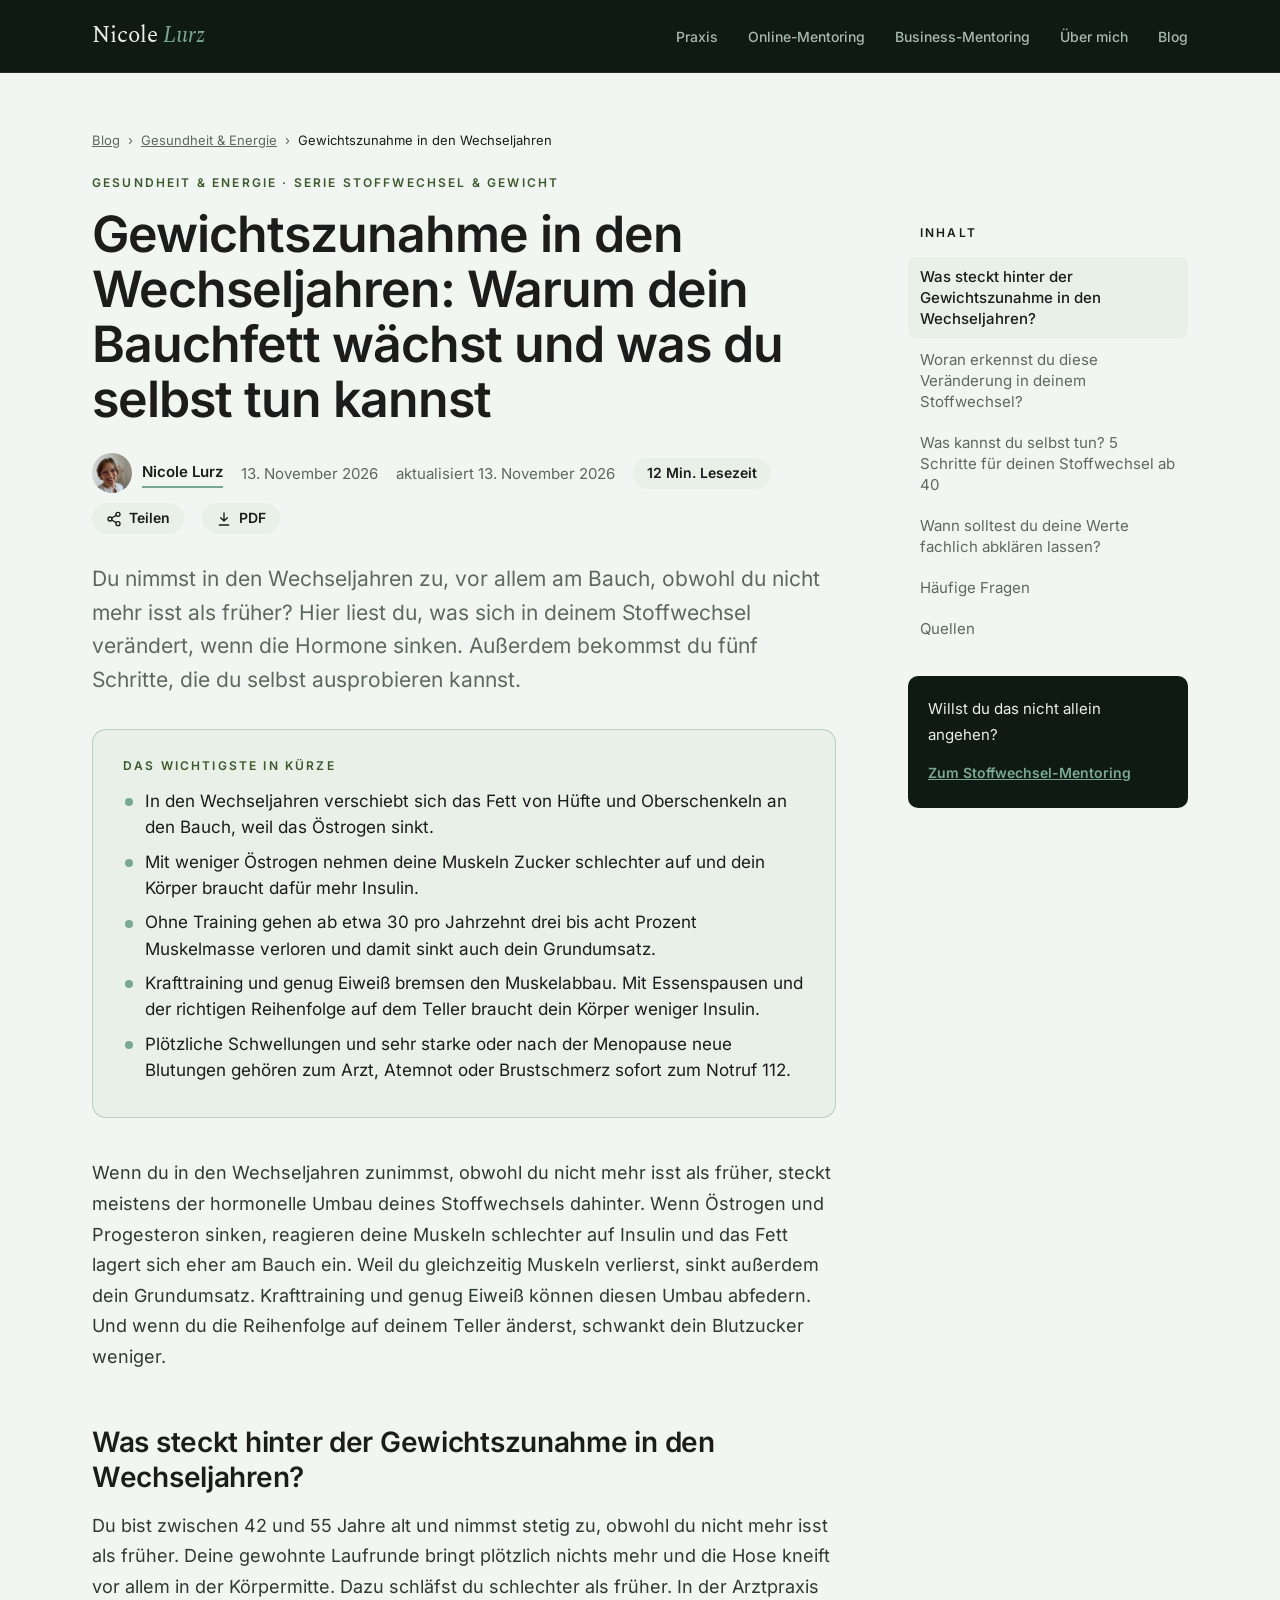
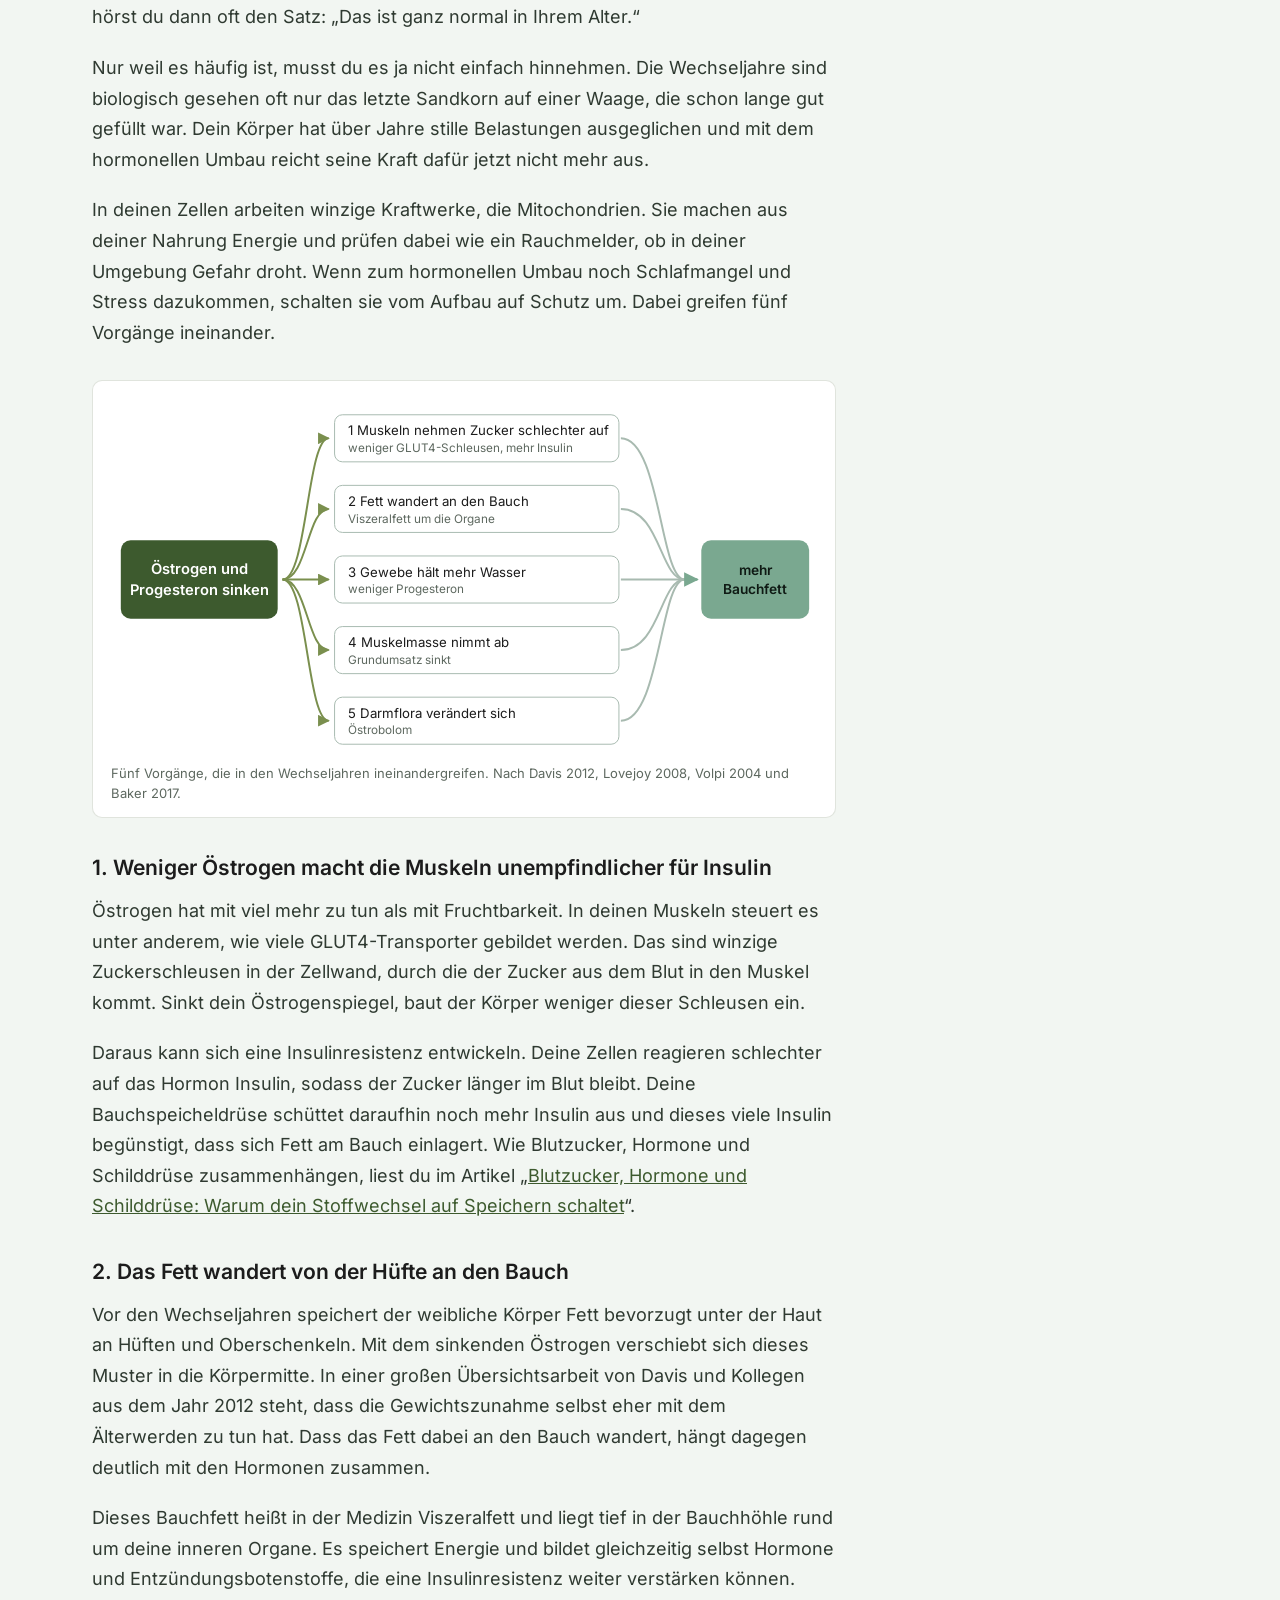
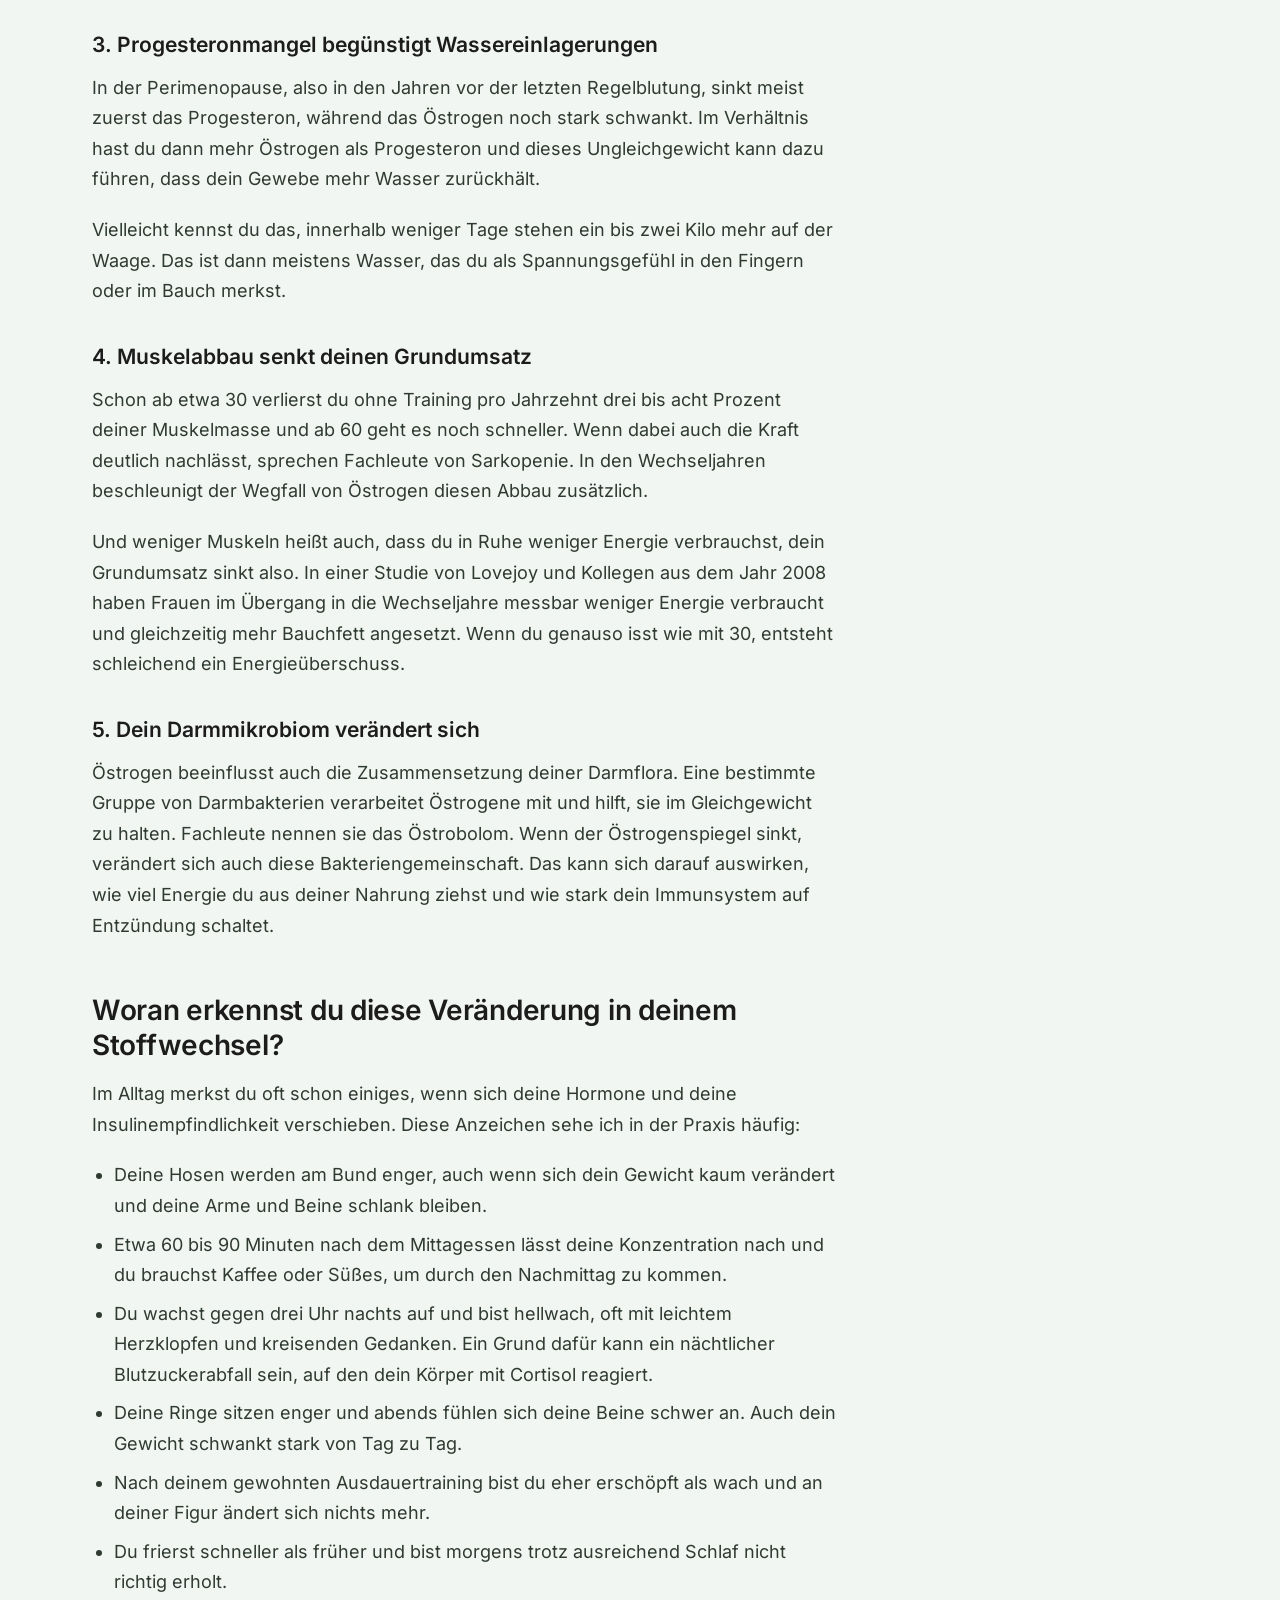
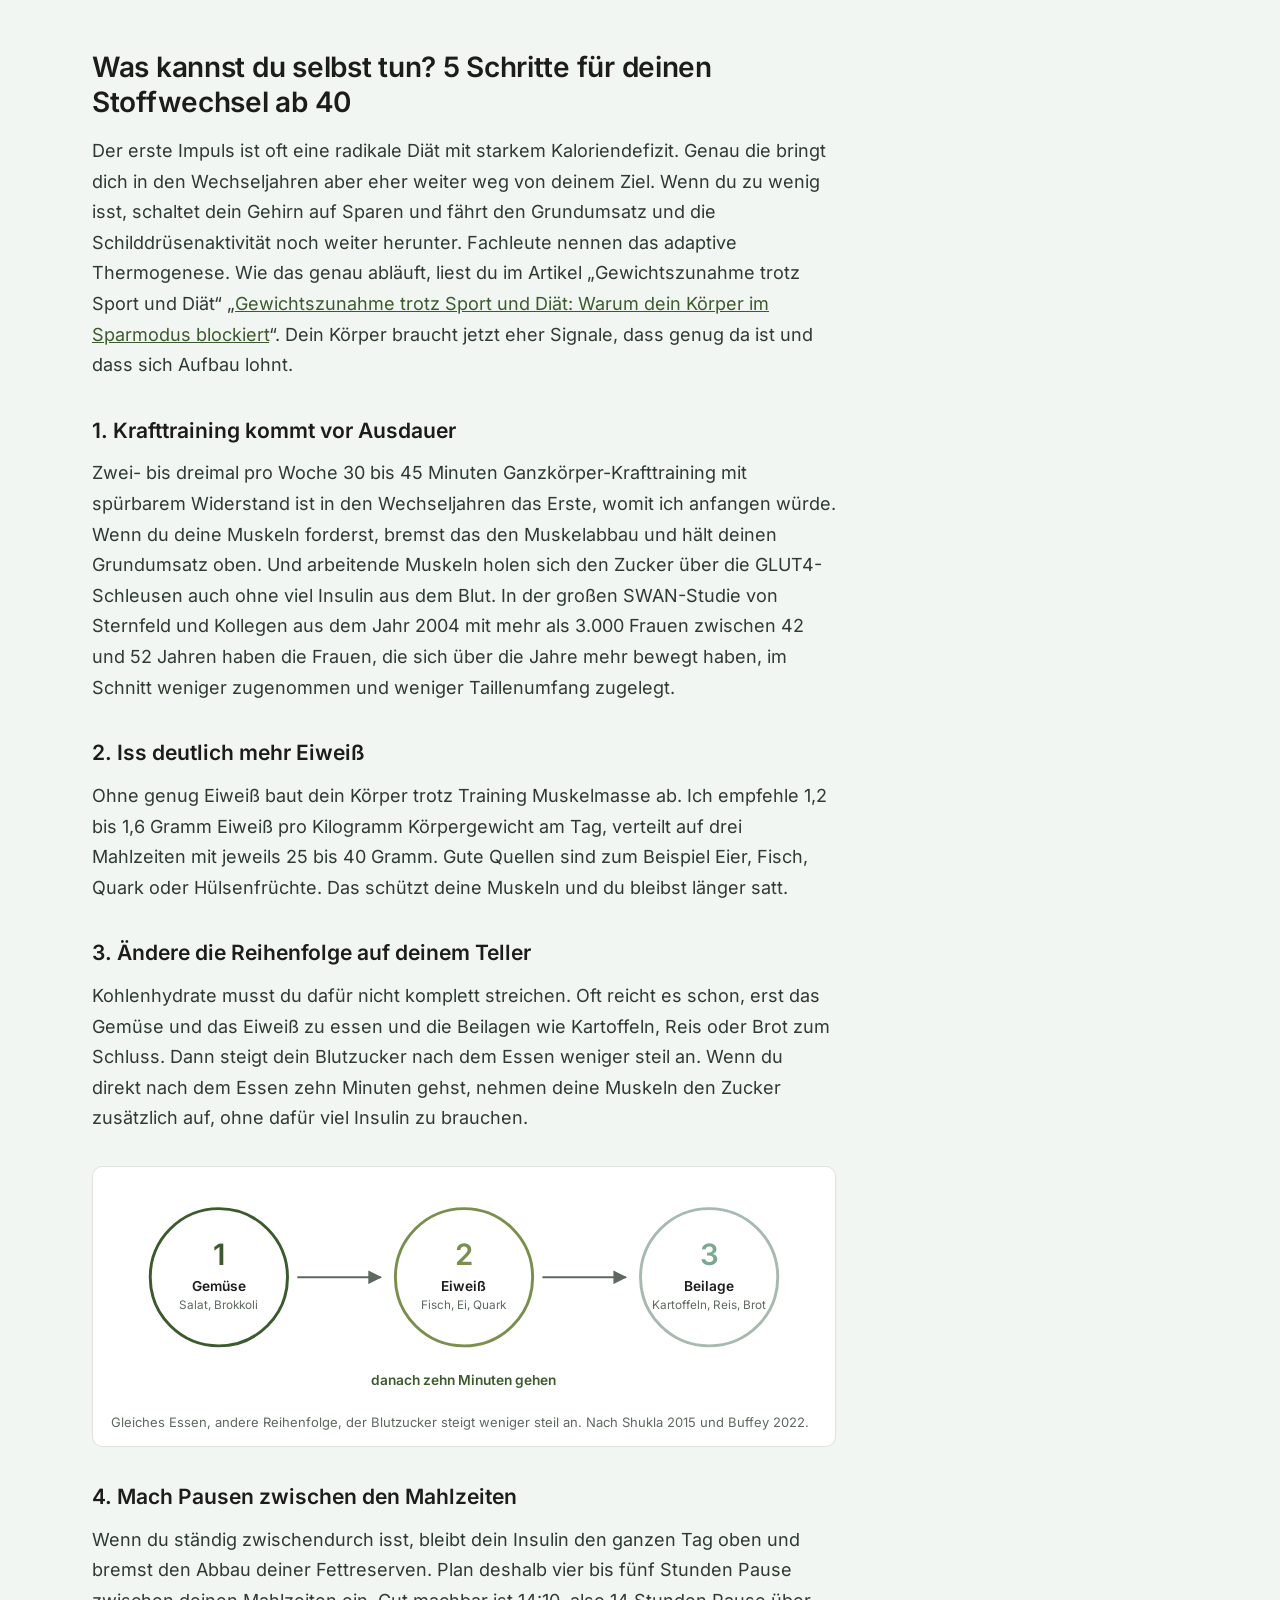
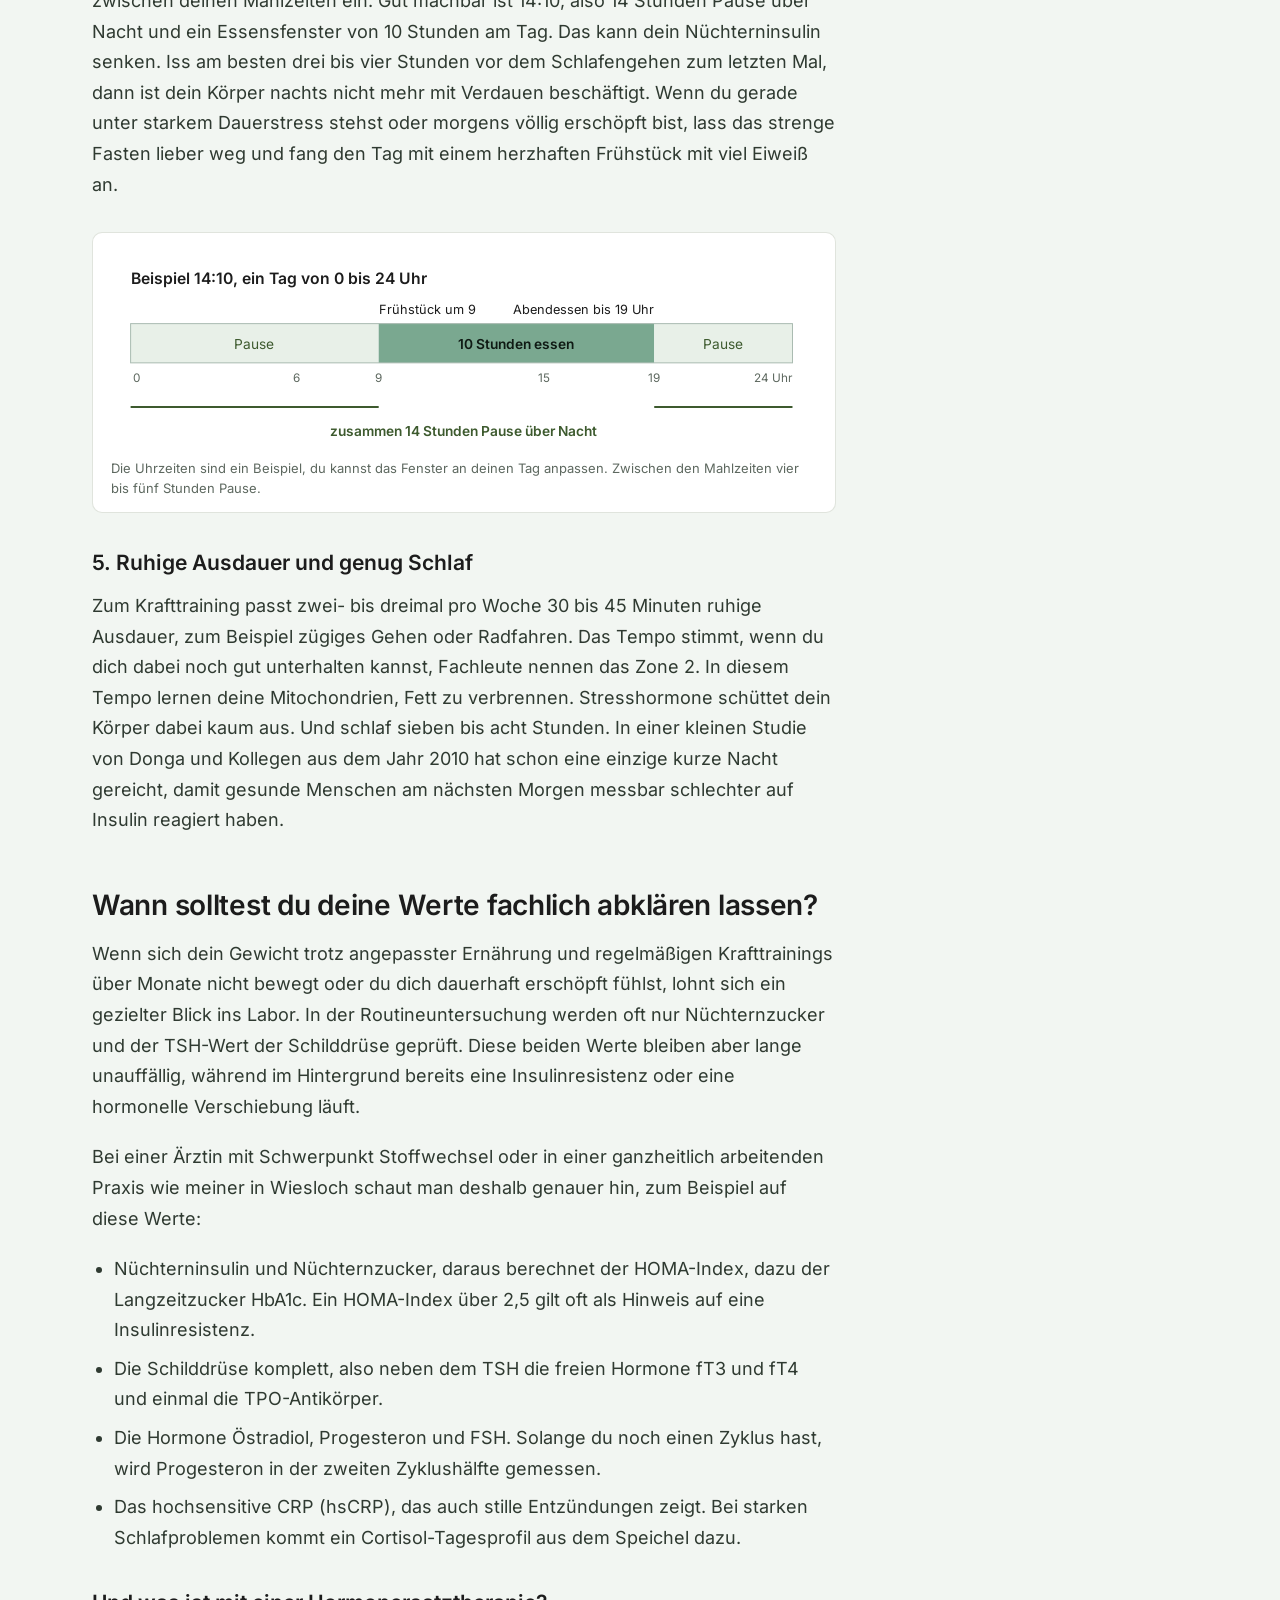
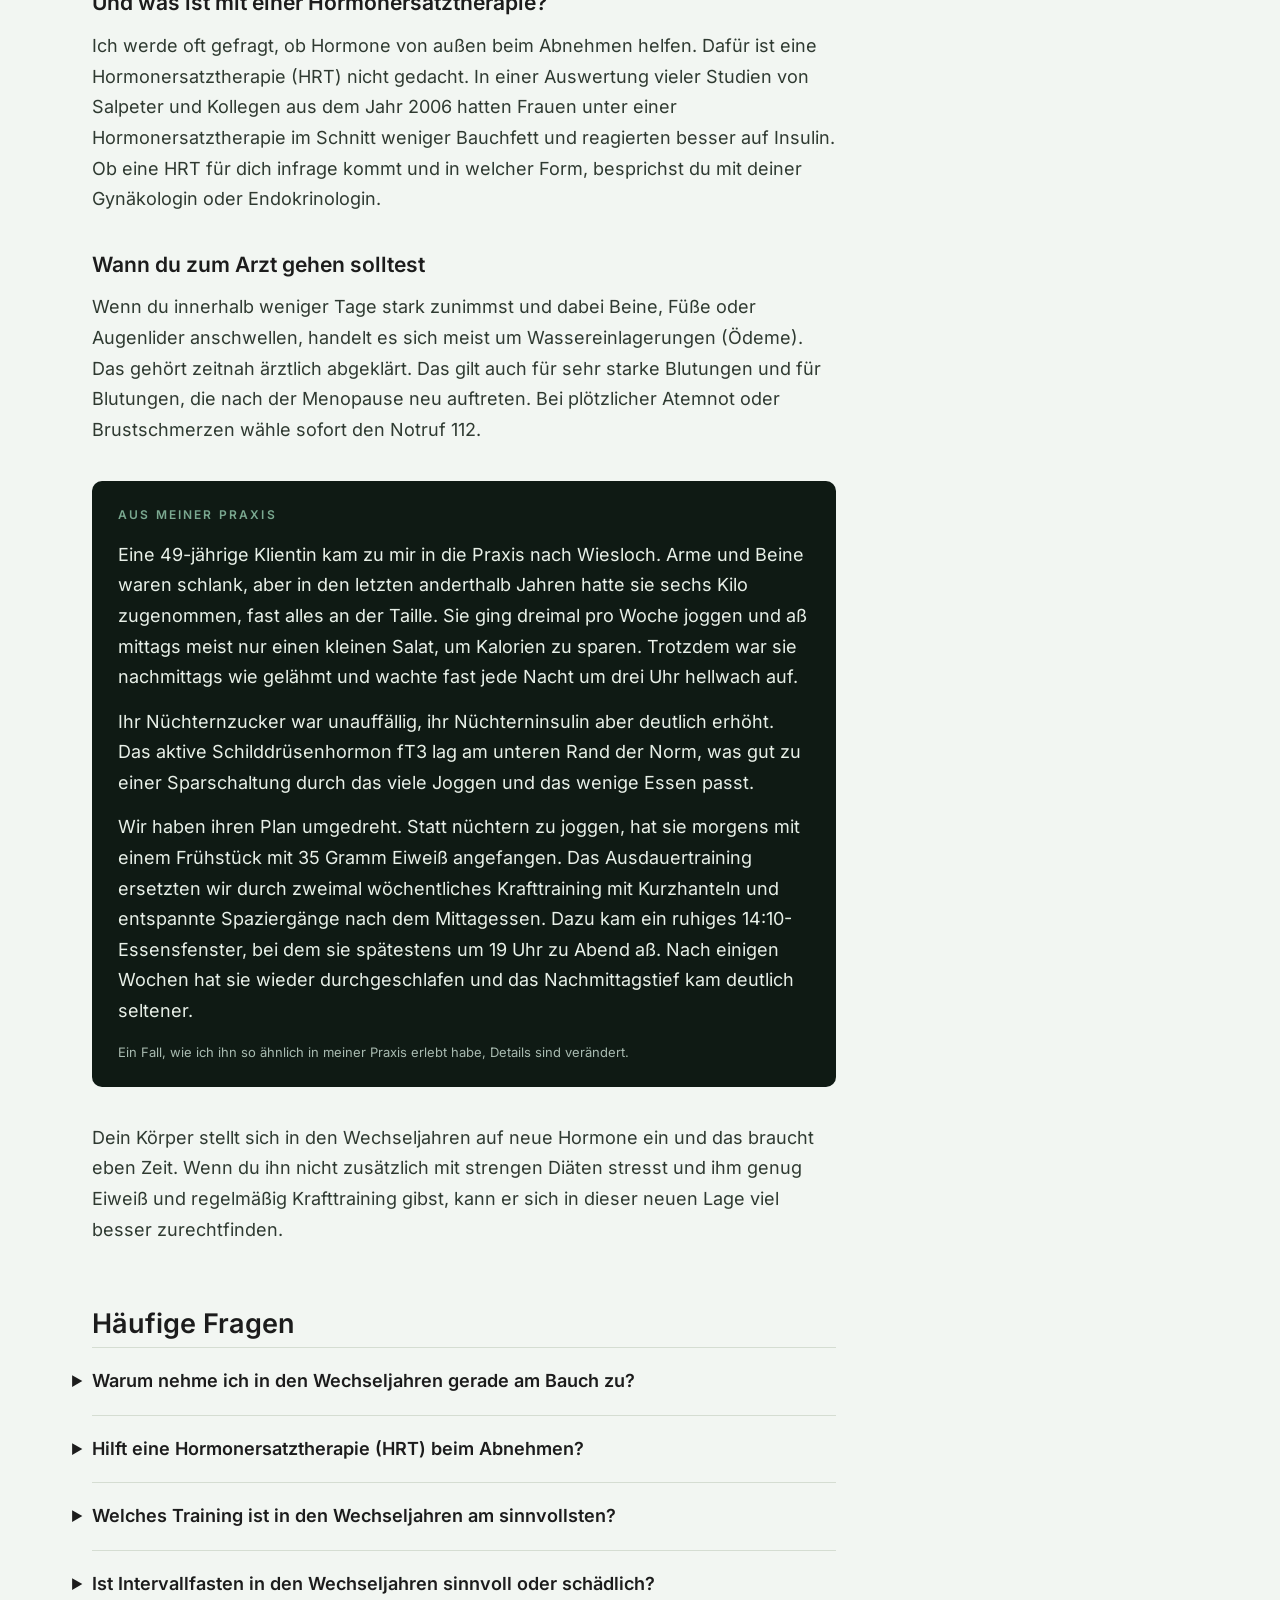
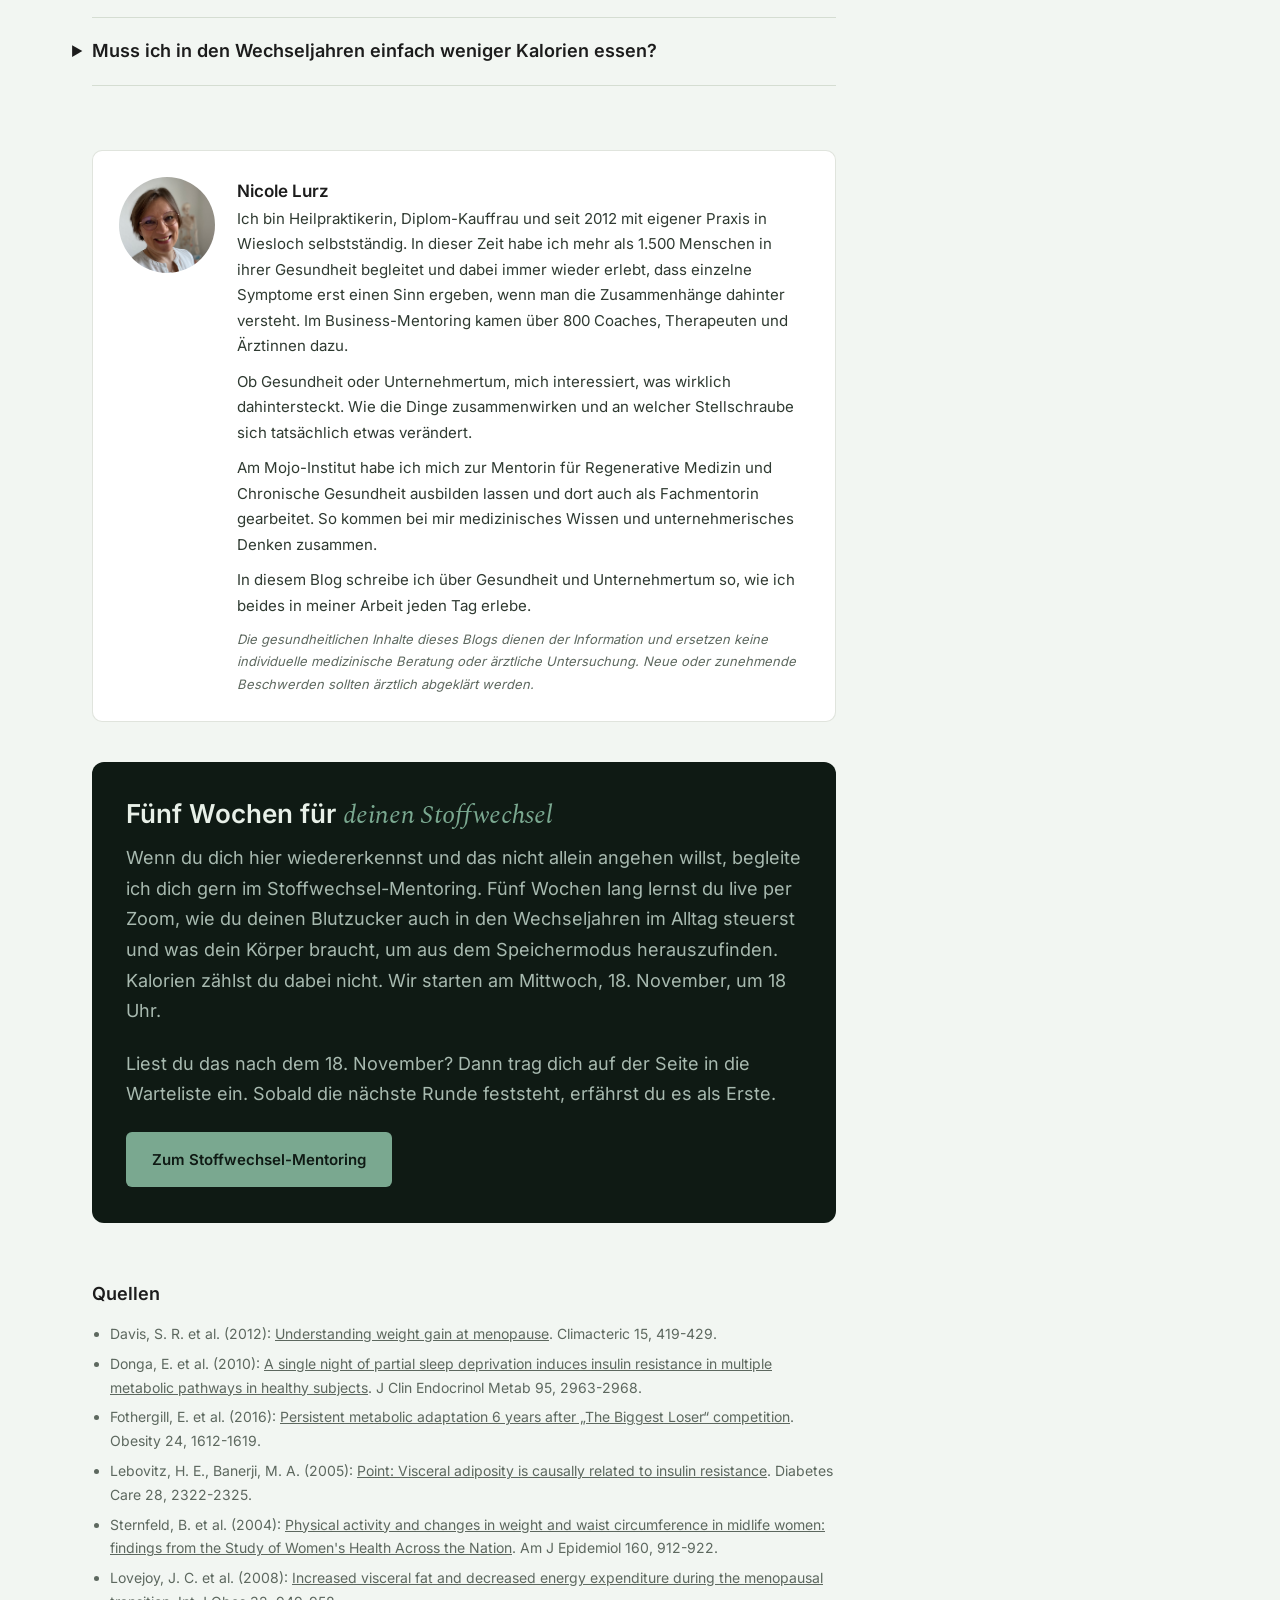
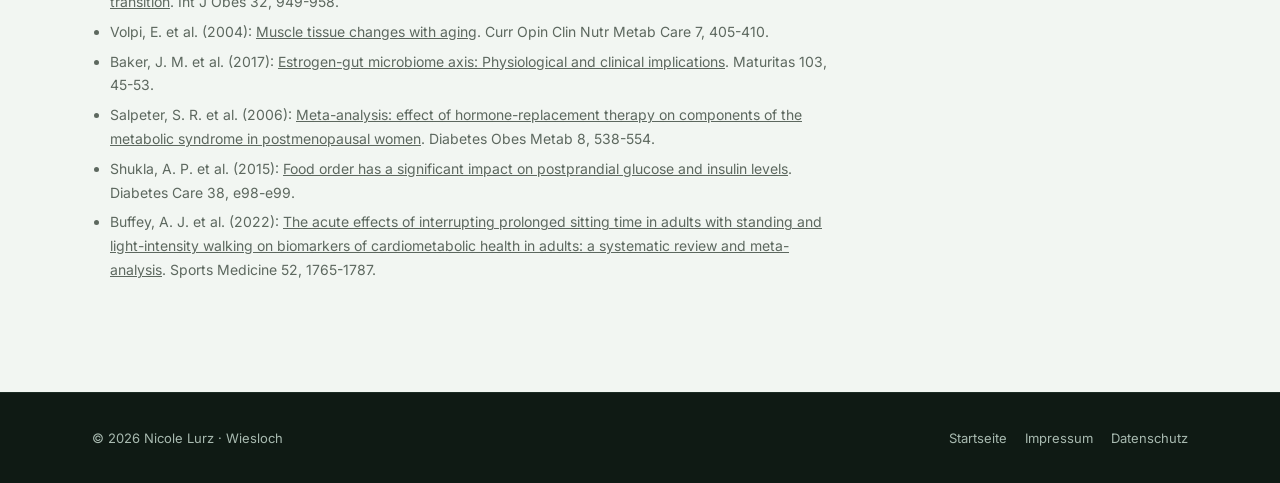
<file: blog/gewichtszunahme-wechseljahre/index.html>
<!doctype html>
<html lang="de">
<head>
<meta charset="utf-8">
<meta name="viewport" content="width=device-width, initial-scale=1">
<title>Abnehmen in den Wechseljahren: Was sich hormonell verändert · Nicole Lurz</title>
<meta name="description" content="Bauchfett in den Wechseljahren, obwohl du gesund isst? Warum Östrogen und Insulin deinen Stoffwechsel verändern und was du in fünf Schritten selbst tun kannst.">
<link rel="canonical" href="https://nicole-lurz.com/blog/gewichtszunahme-wechseljahre/">
<meta property="og:type" content="article">
<meta property="og:url" content="https://nicole-lurz.com/blog/gewichtszunahme-wechseljahre/">
<meta property="og:title" content="Abnehmen in den Wechseljahren: Was sich hormonell verändert">
<meta property="og:description" content="Bauchfett in den Wechseljahren, obwohl du gesund isst? Warum Östrogen und Insulin deinen Stoffwechsel verändern und was du in fünf Schritten selbst tun kannst.">
<meta property="og:image" content="https://nicole-lurz.com/images/nicole-hero.jpg">
<link rel="icon" href="/favicon.svg" type="image/svg+xml">
<link rel="icon" href="/favicon-32.png" sizes="32x32">
<link rel="apple-touch-icon" href="/favicon-180.png">
<link rel="stylesheet" href="/fonts/fonts.css">
<link rel="stylesheet" href="/blog/blog.css?v=20261113c">
<script type="application/ld+json">
{
 "@context": "https://schema.org",
 "@graph": [
  {
   "@type": "Article",
   "headline": "Gewichtszunahme in den Wechseljahren: Warum dein Bauchfett wächst und was du selbst tun kannst",
   "description": "Bauchfett in den Wechseljahren, obwohl du gesund isst? Warum Östrogen und Insulin deinen Stoffwechsel verändern und was du in fünf Schritten selbst tun kannst.",
   "datePublished": "2026-11-13",
   "dateModified": "2026-11-13",
   "inLanguage": "de",
   "mainEntityOfPage": "https://nicole-lurz.com/blog/gewichtszunahme-wechseljahre/",
   "image": "https://nicole-lurz.com/images/nicole-hero.jpg",
   "author": {
    "@id": "https://nicole-lurz.com/#nicole"
   },
   "publisher": {
    "@id": "https://nicole-lurz.com/#nicole"
   },
   "isPartOf": {
    "@type": "CreativeWorkSeries",
    "name": "Stoffwechsel & Gewicht"
   },
   "keywords": "Gewichtszunahme Wechseljahre, Bauchfett Wechseljahre, Östrogen, Progesteron, Insulinresistenz, Muskelabbau, Krafttraining, Eiweiß",
   "about": [
    {
     "@type": "Thing",
     "name": "Wechseljahre"
    },
    {
     "@type": "Thing",
     "name": "Gewichtszunahme"
    },
    {
     "@type": "Thing",
     "name": "Viszeralfett"
    }
   ]
  },
  {
   "@type": "Person",
   "@id": "https://nicole-lurz.com/#nicole",
   "name": "Nicole Lurz",
   "jobTitle": "Heilpraktikerin, Gesundheits- und Business-Mentorin",
   "url": "https://nicole-lurz.com/",
   "image": "https://nicole-lurz.com/images/nicole-portrait.jpg",
   "sameAs": [
    "https://naturheilpraxis-lurz.de/",
    "https://nicole-lurz.de/"
   ]
  },
  {
   "@type": "FAQPage",
   "mainEntity": [
    {
     "@type": "Question",
     "name": "Warum nehme ich in den Wechseljahren gerade am Bauch zu?",
     "acceptedAnswer": {
      "@type": "Answer",
      "text": "Östrogen steuert, wo dein Körper Fett einlagert. Solange genug Östrogen da ist, wird Fett bevorzugt unter der Haut an Hüfte und Oberschenkeln gespeichert. Sinkt der Östrogenspiegel, verschiebt sich die Speicherung in die Bauchhöhle zum sogenannten Viszeralfett. Gleichzeitig sinkt die Insulinempfindlichkeit der Muskeln, was die Fetteinlagerung in der Körpermitte zusätzlich begünstigt."
     }
    },
    {
     "@type": "Question",
     "name": "Hilft eine Hormonersatztherapie (HRT) beim Abnehmen?",
     "acceptedAnswer": {
      "@type": "Answer",
      "text": "Zum Abnehmen ist eine Hormonersatztherapie nicht gedacht. In Studien hatten Frauen unter einer HRT im Schnitt etwas weniger Bauchfett und reagierten besser auf Insulin. Ob eine HRT für dich infrage kommt, entscheidest du gemeinsam mit deiner Ärztin."
     }
    },
    {
     "@type": "Question",
     "name": "Welches Training ist in den Wechseljahren am sinnvollsten?",
     "acceptedAnswer": {
      "@type": "Answer",
      "text": "In den Wechseljahren kommt Krafttraining vor reinem Ausdauertraining. Wenn du zwei- bis dreimal pro Woche den ganzen Körper trainierst, bremst das den Muskelabbau und deine Muskeln nehmen den Zucker besser auf. Dazu passt ruhige Ausdauer im Zone-2-Tempo, zum Beispiel zügiges Gehen oder Radfahren."
     }
    },
    {
     "@type": "Question",
     "name": "Ist Intervallfasten in den Wechseljahren sinnvoll oder schädlich?",
     "acceptedAnswer": {
      "@type": "Answer",
      "text": "Ein moderates Intervallfasten wie 14:10, also 14 Stunden Pause über Nacht, kann dein Nüchterninsulin senken. Leg das Essensfenster eher in die erste Tageshälfte und iss abends nicht zu spät. Wenn du unter starkem Dauerstress stehst oder eine Schilddrüsenunterfunktion hast, sind lange Fastenphasen wie 16:8 eher ungünstig, weil sie zusätzlich Cortisol freisetzen können."
     }
    },
    {
     "@type": "Question",
     "name": "Muss ich in den Wechseljahren einfach weniger Kalorien essen?",
     "acceptedAnswer": {
      "@type": "Answer",
      "text": "Weniger zu essen ist meistens der falsche Weg. Dein Grundumsatz sinkt zwar, wenn du Muskeln verlierst, aber eine strenge Diät fährt deinen Stoffwechsel noch weiter herunter. Iss lieber mehr Eiweiß und weniger Zucker und stark verarbeitete Kohlenhydrate. Und halte deine Muskeln mit Krafttraining in Bewegung."
     }
    }
   ]
  },
  {
   "@type": "BreadcrumbList",
   "itemListElement": [
    {
     "@type": "ListItem",
     "position": 1,
     "name": "Blog",
     "item": "https://nicole-lurz.com/blog/"
    },
    {
     "@type": "ListItem",
     "position": 2,
     "name": "Gewichtszunahme in den Wechseljahren",
     "item": "https://nicole-lurz.com/blog/gewichtszunahme-wechseljahre/"
    }
   ]
  }
 ]
}
</script>
<!-- GoatCounter: anonymer Seitenzähler, keine Cookies, keine personenbezogenen
     Daten, läuft deshalb unabhängig vom Consent-Banner. Domain vor dem Pfad,
     damit sich die Zahlen nicht mit nicole-lurz.de im selben Konto mischen. -->
<script>window.goatcounter = { path: function (p) { return location.host + p } };</script>
<script data-goatcounter="https://nicolelurz.goatcounter.com/count" async src="//gc.zgo.at/count.js"></script>
</head>
<body>

<header class="kopf">
  <div class="wrap">
    <a class="wortmarke" href="/"><span class="lf">Nicole</span><span class="ll">Lurz</span></a>
    <nav aria-label="Hauptmenü">
      <ul>
        <li><a href="/#praxis">Praxis</a></li>
        <li><a href="/#online">Online-Mentoring</a></li>
        <li><a href="/#business">Business-Mentoring</a></li>
        <li><a href="/#ueber">Über mich</a></li>
        <li class="immer"><a href="/blog/">Blog</a></li>
      </ul>
    </nav>
  </div>
</header>

<main>
  <article class="wrap artikel-raster">
    <div class="artikel-haupt">
      <header class="artikel-kopf">
        <p class="brotkrumen"><a href="/blog/">Blog</a> <span>›</span> <a href="/blog/">Gesundheit &amp; Energie</a> <span>›</span> <span class="hier">Gewichtszunahme in den Wechseljahren</span></p>
        <p class="eyebrow">Gesundheit &amp; Energie · Serie Stoffwechsel &amp; Gewicht</p>
        <h1>Gewichtszunahme in den Wechseljahren: Warum dein Bauchfett wächst und was du selbst tun kannst</h1>
        <div class="meta-leiste">
          <a class="autor" href="#autorin"><img src="/images/nicole-portrait.jpg" alt="" width="40" height="40"><span>Nicole Lurz</span></a>
          <time datetime="2026-11-13">13. November 2026</time>
          <span class="leise">aktualisiert <time datetime="2026-11-13">13. November 2026</time></span>
          <span class="pille">12 Min. Lesezeit</span>
          <button class="pille knopf" type="button" data-teilen><svg width="16" height="16" viewBox="0 0 24 24" fill="none" stroke="currentColor" stroke-width="2" stroke-linecap="round" stroke-linejoin="round" aria-hidden="true"><circle cx="18" cy="5" r="3"/><circle cx="6" cy="12" r="3"/><circle cx="18" cy="19" r="3"/><path d="M8.6 13.5l6.8 4M15.4 6.5l-6.8 4"/></svg><span>Teilen</span></button>
          <button class="pille knopf" type="button" data-pdf><svg width="16" height="16" viewBox="0 0 24 24" fill="none" stroke="currentColor" stroke-width="2" stroke-linecap="round" stroke-linejoin="round" aria-hidden="true"><path d="M12 3v12M7 10l5 5 5-5M5 21h14"/></svg><span>PDF</span></button>
        </div>
        <p class="teaser">Du nimmst in den Wechseljahren zu, vor allem am Bauch, obwohl du nicht mehr isst als früher? Hier liest du, was sich in deinem Stoffwechsel verändert, wenn die Hormone sinken. Außerdem bekommst du fünf Schritte, die du selbst ausprobieren kannst.</p>
      </header>

      <div class="kurz">
        <p class="eyebrow">Das Wichtigste in Kürze</p>
        <ul>
          <li>In den Wechseljahren verschiebt sich das Fett von Hüfte und Oberschenkeln an den Bauch, weil das Östrogen sinkt.</li>
          <li>Mit weniger Östrogen nehmen deine Muskeln Zucker schlechter auf und dein Körper braucht dafür mehr Insulin.</li>
          <li>Ohne Training gehen ab etwa 30 pro Jahrzehnt drei bis acht Prozent Muskelmasse verloren und damit sinkt auch dein Grundumsatz.</li>
          <li>Krafttraining und genug Eiweiß bremsen den Muskelabbau. Mit Essenspausen und der richtigen Reihenfolge auf dem Teller braucht dein Körper weniger Insulin.</li>
          <li>Plötzliche Schwellungen und sehr starke oder nach der Menopause neue Blutungen gehören zum Arzt, Atemnot oder Brustschmerz sofort zum Notruf 112.</li>
        </ul>
      </div>

      <nav class="inhalt inhalt-mobil" aria-label="Inhalt">
        <strong>Inhalt</strong>
        <ol>
          <li><a href="#abschnitt-1">Was steckt hinter der Gewichtszunahme in den Wechseljahren?</a></li>
          <li><a href="#abschnitt-2">Woran erkennst du diese Veränderung in deinem Stoffwechsel?</a></li>
          <li><a href="#abschnitt-3">Was kannst du selbst tun? 5 Schritte für deinen Stoffwechsel ab 40</a></li>
          <li><a href="#abschnitt-4">Wann solltest du deine Werte fachlich abklären lassen?</a></li>
          <li><a href="#fragen">Häufige Fragen</a></li>
        </ol>
      </nav>

      <div class="text">
<p>Wenn du in den Wechseljahren zunimmst, obwohl du nicht mehr isst als früher, steckt meistens der hormonelle Umbau deines Stoffwechsels dahinter. Wenn Östrogen und Progesteron sinken, reagieren deine Muskeln schlechter auf Insulin und das Fett lagert sich eher am Bauch ein. Weil du gleichzeitig Muskeln verlierst, sinkt außerdem dein Grundumsatz. Krafttraining und genug Eiweiß können diesen Umbau abfedern. Und wenn du die Reihenfolge auf deinem Teller änderst, schwankt dein Blutzucker weniger.</p>
<h2 id="abschnitt-1">Was steckt hinter der Gewichtszunahme in den Wechseljahren?</h2>
<p>Du bist zwischen 42 und 55 Jahre alt und nimmst stetig zu, obwohl du nicht mehr isst als früher. Deine gewohnte Laufrunde bringt plötzlich nichts mehr und die Hose kneift vor allem in der Körpermitte. Dazu schläfst du schlechter als früher. In der Arztpraxis hörst du dann oft den Satz: „Das ist ganz normal in Ihrem Alter.“</p>
<p>Nur weil es häufig ist, musst du es ja nicht einfach hinnehmen. Die Wechseljahre sind biologisch gesehen oft nur das letzte Sandkorn auf einer Waage, die schon lange gut gefüllt war. Dein Körper hat über Jahre stille Belastungen ausgeglichen und mit dem hormonellen Umbau reicht seine Kraft dafür jetzt nicht mehr aus.</p>
<p>In deinen Zellen arbeiten winzige Kraftwerke, die Mitochondrien. Sie machen aus deiner Nahrung Energie und prüfen dabei wie ein Rauchmelder, ob in deiner Umgebung Gefahr droht. Wenn zum hormonellen Umbau noch Schlafmangel und Stress dazukommen, schalten sie vom Aufbau auf Schutz um. Dabei greifen fünf Vorgänge ineinander.</p>
<figure class="abb"><div class="abb-bild"><svg viewBox="0 0 720 360" role="img" aria-label="Fünf Vorgänge, die in den Wechseljahren zu mehr Bauchfett führen können">
<rect x="10" y="140" width="160" height="80" rx="10" fill="#3D5A2E"/><text x="90" y="174" fill="#fff" text-anchor="middle" font-size="15" font-weight="600">Östrogen und</text><text x="90" y="196" fill="#fff" text-anchor="middle" font-size="15" font-weight="600">Progesteron sinken</text>
<g stroke="#7A8F4E" stroke-width="2" fill="none" marker-end="url(#mk)"><path d="M175 180 C200 180 200 36 222 36"/><path d="M175 180 C200 180 200 108 222 108"/><path d="M175 180 H222"/><path d="M175 180 C200 180 200 252 222 252"/><path d="M175 180 C200 180 200 324 222 324"/></g>
<g font-size="13.5" fill="#1C1C1C">
<rect x="228" y="12" width="290" height="48" rx="8" fill="#fff" stroke="#A8BAB0"/><text x="242" y="33">1 Muskeln nehmen Zucker schlechter auf</text><text x="242" y="50" font-size="12" fill="#5d685f">weniger GLUT4-Schleusen, mehr Insulin</text>
<rect x="228" y="84" width="290" height="48" rx="8" fill="#fff" stroke="#A8BAB0"/><text x="242" y="105">2 Fett wandert an den Bauch</text><text x="242" y="122" font-size="12" fill="#5d685f">Viszeralfett um die Organe</text>
<rect x="228" y="156" width="290" height="48" rx="8" fill="#fff" stroke="#A8BAB0"/><text x="242" y="177">3 Gewebe hält mehr Wasser</text><text x="242" y="194" font-size="12" fill="#5d685f">weniger Progesteron</text>
<rect x="228" y="228" width="290" height="48" rx="8" fill="#fff" stroke="#A8BAB0"/><text x="242" y="249">4 Muskelmasse nimmt ab</text><text x="242" y="266" font-size="12" fill="#5d685f">Grundumsatz sinkt</text>
<rect x="228" y="300" width="290" height="48" rx="8" fill="#fff" stroke="#A8BAB0"/><text x="242" y="321">5 Darmflora verändert sich</text><text x="242" y="338" font-size="12" fill="#5d685f">Östrobolom</text></g>
<g stroke="#A8BAB0" stroke-width="2" fill="none"><path d="M520 36 C560 36 560 180 585 180"/><path d="M520 108 C560 108 560 180 585 180"/><path d="M520 180 H585"/><path d="M520 252 C560 252 560 180 585 180"/><path d="M520 324 C560 324 560 180 585 180"/></g>
<path d="M585 180 H598" stroke="#7AA890" stroke-width="2.5" marker-end="url(#mk2)"/>
<rect x="602" y="140" width="110" height="80" rx="10" fill="#7AA890"/><text x="657" y="175" fill="#0F1A14" text-anchor="middle" font-size="14" font-weight="600">mehr</text><text x="657" y="195" fill="#0F1A14" text-anchor="middle" font-size="14" font-weight="600">Bauchfett</text>
<defs><marker id="mk" viewBox="0 0 10 10" refX="9" refY="5" markerWidth="6" markerHeight="6" orient="auto"><path d="M0 0L10 5L0 10z" fill="#7A8F4E"/></marker><marker id="mk2" viewBox="0 0 10 10" refX="9" refY="5" markerWidth="6" markerHeight="6" orient="auto"><path d="M0 0L10 5L0 10z" fill="#7AA890"/></marker></defs></svg></div>
<figcaption>Fünf Vorgänge, die in den Wechseljahren ineinandergreifen. Nach Davis 2012, Lovejoy 2008, Volpi 2004 und Baker 2017.</figcaption></figure>
<h3>1. Weniger Östrogen macht die Muskeln unempfindlicher für Insulin</h3>
<p>Östrogen hat mit viel mehr zu tun als mit Fruchtbarkeit. In deinen Muskeln steuert es unter anderem, wie viele GLUT4-Transporter gebildet werden. Das sind winzige Zuckerschleusen in der Zellwand, durch die der Zucker aus dem Blut in den Muskel kommt. Sinkt dein Östrogenspiegel, baut der Körper weniger dieser Schleusen ein.</p>
<p>Daraus kann sich eine Insulinresistenz entwickeln. Deine Zellen reagieren schlechter auf das Hormon Insulin, sodass der Zucker länger im Blut bleibt. Deine Bauchspeicheldrüse schüttet daraufhin noch mehr Insulin aus und dieses viele Insulin begünstigt, dass sich Fett am Bauch einlagert. Wie Blutzucker, Hormone und Schilddrüse zusammenhängen, liest du im Artikel „<a href="/blog/blutzucker-hormone-und-schilddruese/">Blutzucker, Hormone und Schilddrüse: Warum dein Stoffwechsel auf Speichern schaltet</a>“.</p>
<h3>2. Das Fett wandert von der Hüfte an den Bauch</h3>
<p>Vor den Wechseljahren speichert der weibliche Körper Fett bevorzugt unter der Haut an Hüften und Oberschenkeln. Mit dem sinkenden Östrogen verschiebt sich dieses Muster in die Körpermitte. In einer großen Übersichtsarbeit von Davis und Kollegen aus dem Jahr 2012 steht, dass die Gewichtszunahme selbst eher mit dem Älterwerden zu tun hat. Dass das Fett dabei an den Bauch wandert, hängt dagegen deutlich mit den Hormonen zusammen.</p>
<p>Dieses Bauchfett heißt in der Medizin Viszeralfett und liegt tief in der Bauchhöhle rund um deine inneren Organe. Es speichert Energie und bildet gleichzeitig selbst Hormone und Entzündungsbotenstoffe, die eine Insulinresistenz weiter verstärken können.</p>
<h3>3. Progesteronmangel begünstigt Wassereinlagerungen</h3>
<p>In der Perimenopause, also in den Jahren vor der letzten Regelblutung, sinkt meist zuerst das Progesteron, während das Östrogen noch stark schwankt. Im Verhältnis hast du dann mehr Östrogen als Progesteron und dieses Ungleichgewicht kann dazu führen, dass dein Gewebe mehr Wasser zurückhält.</p>
<p>Vielleicht kennst du das, innerhalb weniger Tage stehen ein bis zwei Kilo mehr auf der Waage. Das ist dann meistens Wasser, das du als Spannungsgefühl in den Fingern oder im Bauch merkst.</p>
<h3>4. Muskelabbau senkt deinen Grundumsatz</h3>
<p>Schon ab etwa 30 verlierst du ohne Training pro Jahrzehnt drei bis acht Prozent deiner Muskelmasse und ab 60 geht es noch schneller. Wenn dabei auch die Kraft deutlich nachlässt, sprechen Fachleute von Sarkopenie. In den Wechseljahren beschleunigt der Wegfall von Östrogen diesen Abbau zusätzlich.</p>
<p>Und weniger Muskeln heißt auch, dass du in Ruhe weniger Energie verbrauchst, dein Grundumsatz sinkt also. In einer Studie von Lovejoy und Kollegen aus dem Jahr 2008 haben Frauen im Übergang in die Wechseljahre messbar weniger Energie verbraucht und gleichzeitig mehr Bauchfett angesetzt. Wenn du genauso isst wie mit 30, entsteht schleichend ein Energieüberschuss.</p>
<h3>5. Dein Darmmikrobiom verändert sich</h3>
<p>Östrogen beeinflusst auch die Zusammensetzung deiner Darmflora. Eine bestimmte Gruppe von Darmbakterien verarbeitet Östrogene mit und hilft, sie im Gleichgewicht zu halten. Fachleute nennen sie das Östrobolom. Wenn der Östrogenspiegel sinkt, verändert sich auch diese Bakteriengemeinschaft. Das kann sich darauf auswirken, wie viel Energie du aus deiner Nahrung ziehst und wie stark dein Immunsystem auf Entzündung schaltet.</p>
<h2 id="abschnitt-2">Woran erkennst du diese Veränderung in deinem Stoffwechsel?</h2>
<p>Im Alltag merkst du oft schon einiges, wenn sich deine Hormone und deine Insulinempfindlichkeit verschieben. Diese Anzeichen sehe ich in der Praxis häufig:</p>
<ul><li>Deine Hosen werden am Bund enger, auch wenn sich dein Gewicht kaum verändert und deine Arme und Beine schlank bleiben.</li><li>Etwa 60 bis 90 Minuten nach dem Mittagessen lässt deine Konzentration nach und du brauchst Kaffee oder Süßes, um durch den Nachmittag zu kommen.</li><li>Du wachst gegen drei Uhr nachts auf und bist hellwach, oft mit leichtem Herzklopfen und kreisenden Gedanken. Ein Grund dafür kann ein nächtlicher Blutzuckerabfall sein, auf den dein Körper mit Cortisol reagiert.</li><li>Deine Ringe sitzen enger und abends fühlen sich deine Beine schwer an. Auch dein Gewicht schwankt stark von Tag zu Tag.</li><li>Nach deinem gewohnten Ausdauertraining bist du eher erschöpft als wach und an deiner Figur ändert sich nichts mehr.</li><li>Du frierst schneller als früher und bist morgens trotz ausreichend Schlaf nicht richtig erholt.</li></ul>
<h2 id="abschnitt-3">Was kannst du selbst tun? 5 Schritte für deinen Stoffwechsel ab 40</h2>
<p>Der erste Impuls ist oft eine radikale Diät mit starkem Kaloriendefizit. Genau die bringt dich in den Wechseljahren aber eher weiter weg von deinem Ziel. Wenn du zu wenig isst, schaltet dein Gehirn auf Sparen und fährt den Grundumsatz und die Schilddrüsenaktivität noch weiter herunter. Fachleute nennen das adaptive Thermogenese. Wie das genau abläuft, liest du im Artikel „Gewichtszunahme trotz Sport und Diät“ „<a href="/blog/gewichtszunahme-trotz-sport/">Gewichtszunahme trotz Sport und Diät: Warum dein Körper im Sparmodus blockiert</a>“. Dein Körper braucht jetzt eher Signale, dass genug da ist und dass sich Aufbau lohnt.</p>
<h3>1. Krafttraining kommt vor Ausdauer</h3>
<p>Zwei- bis dreimal pro Woche 30 bis 45 Minuten Ganzkörper-Krafttraining mit spürbarem Widerstand ist in den Wechseljahren das Erste, womit ich anfangen würde. Wenn du deine Muskeln forderst, bremst das den Muskelabbau und hält deinen Grundumsatz oben. Und arbeitende Muskeln holen sich den Zucker über die GLUT4-Schleusen auch ohne viel Insulin aus dem Blut. In der großen SWAN-Studie von Sternfeld und Kollegen aus dem Jahr 2004 mit mehr als 3.000 Frauen zwischen 42 und 52 Jahren haben die Frauen, die sich über die Jahre mehr bewegt haben, im Schnitt weniger zugenommen und weniger Taillenumfang zugelegt.</p>
<h3>2. Iss deutlich mehr Eiweiß</h3>
<p>Ohne genug Eiweiß baut dein Körper trotz Training Muskelmasse ab. Ich empfehle 1,2 bis 1,6 Gramm Eiweiß pro Kilogramm Körpergewicht am Tag, verteilt auf drei Mahlzeiten mit jeweils 25 bis 40 Gramm. Gute Quellen sind zum Beispiel Eier, Fisch, Quark oder Hülsenfrüchte. Das schützt deine Muskeln und du bleibst länger satt.</p>
<h3>3. Ändere die Reihenfolge auf deinem Teller</h3>
<p>Kohlenhydrate musst du dafür nicht komplett streichen. Oft reicht es schon, erst das Gemüse und das Eiweiß zu essen und die Beilagen wie Kartoffeln, Reis oder Brot zum Schluss. Dann steigt dein Blutzucker nach dem Essen weniger steil an. Wenn du direkt nach dem Essen zehn Minuten gehst, nehmen deine Muskeln den Zucker zusätzlich auf, ohne dafür viel Insulin zu brauchen.</p>
<figure class="abb"><div class="abb-bild"><svg viewBox="0 0 720 220" role="img" aria-label="Reihenfolge beim Essen: erst Gemüse, dann Eiweiß, Beilagen zum Schluss">
<g font-size="14" fill="#1C1C1C" text-anchor="middle">
<circle cx="110" cy="90" r="70" fill="#fff" stroke="#3D5A2E" stroke-width="3"/><text x="110" y="78" font-size="30" font-weight="600" fill="#3D5A2E">1</text><text x="110" y="104" font-weight="600">Gemüse</text><text x="110" y="122" font-size="12" fill="#5d685f">Salat, Brokkoli</text>
<circle cx="360" cy="90" r="70" fill="#fff" stroke="#7A8F4E" stroke-width="3"/><text x="360" y="78" font-size="30" font-weight="600" fill="#7A8F4E">2</text><text x="360" y="104" font-weight="600">Eiweiß</text><text x="360" y="122" font-size="12" fill="#5d685f">Fisch, Ei, Quark</text>
<circle cx="610" cy="90" r="70" fill="#fff" stroke="#A8BAB0" stroke-width="3"/><text x="610" y="78" font-size="30" font-weight="600" fill="#7AA890">3</text><text x="610" y="104" font-weight="600">Beilage</text><text x="610" y="122" font-size="12" fill="#5d685f">Kartoffeln, Reis, Brot</text></g>
<g stroke="#5d685f" stroke-width="2" marker-end="url(#mt)"><path d="M190 90 H275"/><path d="M440 90 H525"/></g>
<text x="360" y="200" text-anchor="middle" font-size="14" fill="#3D5A2E" font-weight="600">danach zehn Minuten gehen</text>
<defs><marker id="mt" viewBox="0 0 10 10" refX="9" refY="5" markerWidth="7" markerHeight="7" orient="auto"><path d="M0 0L10 5L0 10z" fill="#5d685f"/></marker></defs></svg></div>
<figcaption>Gleiches Essen, andere Reihenfolge, der Blutzucker steigt weniger steil an. Nach Shukla 2015 und Buffey 2022.</figcaption></figure>
<h3>4. Mach Pausen zwischen den Mahlzeiten</h3>
<p>Wenn du ständig zwischendurch isst, bleibt dein Insulin den ganzen Tag oben und bremst den Abbau deiner Fettreserven. Plan deshalb vier bis fünf Stunden Pause zwischen deinen Mahlzeiten ein. Gut machbar ist 14:10, also 14 Stunden Pause über Nacht und ein Essensfenster von 10 Stunden am Tag. Das kann dein Nüchterninsulin senken. Iss am besten drei bis vier Stunden vor dem Schlafengehen zum letzten Mal, dann ist dein Körper nachts nicht mehr mit Verdauen beschäftigt. Wenn du gerade unter starkem Dauerstress stehst oder morgens völlig erschöpft bist, lass das strenge Fasten lieber weg und fang den Tag mit einem herzhaften Frühstück mit viel Eiweiß an.</p>
<figure class="abb"><div class="abb-bild"><svg viewBox="0 0 720 200" role="img" aria-label="Beispiel für ein 14:10-Essensfenster von 9 bis 19 Uhr">
<text x="20" y="30" font-size="16" font-weight="600" fill="#1C1C1C">Beispiel 14:10, ein Tag von 0 bis 24 Uhr</text>
<rect x="20" y="70" width="253" height="40" fill="#E8F0E8"/><rect x="273" y="70" width="281" height="40" fill="#7AA890"/><rect x="554" y="70" width="141" height="40" fill="#E8F0E8"/>
<rect x="20" y="70" width="675" height="40" fill="none" stroke="#A8BAB0"/>
<g font-size="14" text-anchor="middle"><text x="413" y="96" fill="#0F1A14" font-weight="600">10 Stunden essen</text><text x="146" y="96" fill="#3D5A2E">Pause</text><text x="624" y="96" fill="#3D5A2E">Pause</text></g>
<g font-size="12" fill="#5d685f" text-anchor="middle"><text x="26" y="130">0</text><text x="189" y="130">6</text><text x="273" y="130">9</text><text x="442" y="130">15</text><text x="554" y="130">19</text><text x="695" y="130" text-anchor="end">24 Uhr</text></g>
<g font-size="13" fill="#1C1C1C"><text x="273" y="60">Frühstück um 9</text><text x="554" y="60" text-anchor="end">Abendessen bis 19 Uhr</text></g>
<path d="M554 155 H695 M20 155 H273" stroke="#3D5A2E" stroke-width="2"/>
<text x="360" y="185" font-size="14" fill="#3D5A2E" font-weight="600" text-anchor="middle">zusammen 14 Stunden Pause über Nacht</text></svg></div>
<figcaption>Die Uhrzeiten sind ein Beispiel, du kannst das Fenster an deinen Tag anpassen. Zwischen den Mahlzeiten vier bis fünf Stunden Pause.</figcaption></figure>
<h3>5. Ruhige Ausdauer und genug Schlaf</h3>
<p>Zum Krafttraining passt zwei- bis dreimal pro Woche 30 bis 45 Minuten ruhige Ausdauer, zum Beispiel zügiges Gehen oder Radfahren. Das Tempo stimmt, wenn du dich dabei noch gut unterhalten kannst, Fachleute nennen das Zone 2. In diesem Tempo lernen deine Mitochondrien, Fett zu verbrennen. Stresshormone schüttet dein Körper dabei kaum aus. Und schlaf sieben bis acht Stunden. In einer kleinen Studie von Donga und Kollegen aus dem Jahr 2010 hat schon eine einzige kurze Nacht gereicht, damit gesunde Menschen am nächsten Morgen messbar schlechter auf Insulin reagiert haben.</p>
<h2 id="abschnitt-4">Wann solltest du deine Werte fachlich abklären lassen?</h2>
<p>Wenn sich dein Gewicht trotz angepasster Ernährung und regelmäßigen Krafttrainings über Monate nicht bewegt oder du dich dauerhaft erschöpft fühlst, lohnt sich ein gezielter Blick ins Labor. In der Routineuntersuchung werden oft nur Nüchternzucker und der TSH-Wert der Schilddrüse geprüft. Diese beiden Werte bleiben aber lange unauffällig, während im Hintergrund bereits eine Insulinresistenz oder eine hormonelle Verschiebung läuft.</p>
<p>Bei einer Ärztin mit Schwerpunkt Stoffwechsel oder in einer ganzheitlich arbeitenden Praxis wie meiner in Wiesloch schaut man deshalb genauer hin, zum Beispiel auf diese Werte:</p>
<ul><li>Nüchterninsulin und Nüchternzucker, daraus berechnet der HOMA-Index, dazu der Langzeitzucker HbA1c. Ein HOMA-Index über 2,5 gilt oft als Hinweis auf eine Insulinresistenz.</li><li>Die Schilddrüse komplett, also neben dem TSH die freien Hormone fT3 und fT4 und einmal die TPO-Antikörper.</li><li>Die Hormone Östradiol, Progesteron und FSH. Solange du noch einen Zyklus hast, wird Progesteron in der zweiten Zyklushälfte gemessen.</li><li>Das hochsensitive CRP (hsCRP), das auch stille Entzündungen zeigt. Bei starken Schlafproblemen kommt ein Cortisol-Tagesprofil aus dem Speichel dazu.</li></ul>
<h3>Und was ist mit einer Hormonersatztherapie?</h3>
<p>Ich werde oft gefragt, ob Hormone von außen beim Abnehmen helfen. Dafür ist eine Hormonersatztherapie (HRT) nicht gedacht. In einer Auswertung vieler Studien von Salpeter und Kollegen aus dem Jahr 2006 hatten Frauen unter einer Hormonersatztherapie im Schnitt weniger Bauchfett und reagierten besser auf Insulin. Ob eine HRT für dich infrage kommt und in welcher Form, besprichst du mit deiner Gynäkologin oder Endokrinologin.</p>
<h3>Wann du zum Arzt gehen solltest</h3>
<p>Wenn du innerhalb weniger Tage stark zunimmst und dabei Beine, Füße oder Augenlider anschwellen, handelt es sich meist um Wassereinlagerungen (Ödeme). Das gehört zeitnah ärztlich abgeklärt. Das gilt auch für sehr starke Blutungen und für Blutungen, die nach der Menopause neu auftreten. Bei plötzlicher Atemnot oder Brustschmerzen wähle sofort den Notruf 112.</p>
<aside class="einblick">
<p class="eyebrow">Aus meiner Praxis</p>
<p>Eine 49-jährige Klientin kam zu mir in die Praxis nach Wiesloch. Arme und Beine waren schlank, aber in den letzten anderthalb Jahren hatte sie sechs Kilo zugenommen, fast alles an der Taille. Sie ging dreimal pro Woche joggen und aß mittags meist nur einen kleinen Salat, um Kalorien zu sparen. Trotzdem war sie nachmittags wie gelähmt und wachte fast jede Nacht um drei Uhr hellwach auf.</p>
<p>Ihr Nüchternzucker war unauffällig, ihr Nüchterninsulin aber deutlich erhöht. Das aktive Schilddrüsenhormon fT3 lag am unteren Rand der Norm, was gut zu einer Sparschaltung durch das viele Joggen und das wenige Essen passt.</p>
<p>Wir haben ihren Plan umgedreht. Statt nüchtern zu joggen, hat sie morgens mit einem Frühstück mit 35 Gramm Eiweiß angefangen. Das Ausdauertraining ersetzten wir durch zweimal wöchentliches Krafttraining mit Kurzhanteln und entspannte Spaziergänge nach dem Mittagessen. Dazu kam ein ruhiges 14:10-Essensfenster, bei dem sie spätestens um 19 Uhr zu Abend aß. Nach einigen Wochen hat sie wieder durchgeschlafen und das Nachmittagstief kam deutlich seltener.</p>
<p class="fall-hinweis">Ein Fall, wie ich ihn so ähnlich in meiner Praxis erlebt habe, Details sind verändert.</p>
</aside>
<p>Dein Körper stellt sich in den Wechseljahren auf neue Hormone ein und das braucht eben Zeit. Wenn du ihn nicht zusätzlich mit strengen Diäten stresst und ihm genug Eiweiß und regelmäßig Krafttraining gibst, kann er sich in dieser neuen Lage viel besser zurechtfinden.</p>
      </div>

      <section class="faq" id="fragen">
        <h2>Häufige Fragen</h2>
        <details><summary>Warum nehme ich in den Wechseljahren gerade am Bauch zu?</summary><p>Östrogen steuert, wo dein Körper Fett einlagert. Solange genug Östrogen da ist, wird Fett bevorzugt unter der Haut an Hüfte und Oberschenkeln gespeichert. Sinkt der Östrogenspiegel, verschiebt sich die Speicherung in die Bauchhöhle zum sogenannten Viszeralfett. Gleichzeitig sinkt die Insulinempfindlichkeit der Muskeln, was die Fetteinlagerung in der Körpermitte zusätzlich begünstigt.</p></details>
        <details><summary>Hilft eine Hormonersatztherapie (HRT) beim Abnehmen?</summary><p>Zum Abnehmen ist eine Hormonersatztherapie nicht gedacht. In Studien hatten Frauen unter einer HRT im Schnitt etwas weniger Bauchfett und reagierten besser auf Insulin. Ob eine HRT für dich infrage kommt, entscheidest du gemeinsam mit deiner Ärztin.</p></details>
        <details><summary>Welches Training ist in den Wechseljahren am sinnvollsten?</summary><p>In den Wechseljahren kommt Krafttraining vor reinem Ausdauertraining. Wenn du zwei- bis dreimal pro Woche den ganzen Körper trainierst, bremst das den Muskelabbau und deine Muskeln nehmen den Zucker besser auf. Dazu passt ruhige Ausdauer im Zone-2-Tempo, zum Beispiel zügiges Gehen oder Radfahren.</p></details>
        <details><summary>Ist Intervallfasten in den Wechseljahren sinnvoll oder schädlich?</summary><p>Ein moderates Intervallfasten wie 14:10, also 14 Stunden Pause über Nacht, kann dein Nüchterninsulin senken. Leg das Essensfenster eher in die erste Tageshälfte und iss abends nicht zu spät. Wenn du unter starkem Dauerstress stehst oder eine Schilddrüsenunterfunktion hast, sind lange Fastenphasen wie 16:8 eher ungünstig, weil sie zusätzlich Cortisol freisetzen können.</p></details>
        <details><summary>Muss ich in den Wechseljahren einfach weniger Kalorien essen?</summary><p>Weniger zu essen ist meistens der falsche Weg. Dein Grundumsatz sinkt zwar, wenn du Muskeln verlierst, aber eine strenge Diät fährt deinen Stoffwechsel noch weiter herunter. Iss lieber mehr Eiweiß und weniger Zucker und stark verarbeitete Kohlenhydrate. Und halte deine Muskeln mit Krafttraining in Bewegung.</p></details>
      </section>

      <aside class="autorin" id="autorin">
        <img src="/images/nicole-portrait.jpg" alt="Nicole Lurz" loading="lazy">
        <div>
          <p><strong>Nicole Lurz</strong>Ich bin Heilpraktikerin, Diplom-Kauffrau und seit 2012 mit eigener Praxis in Wiesloch selbstständig. In dieser Zeit habe ich mehr als 1.500 Menschen in ihrer Gesundheit begleitet und dabei immer wieder erlebt, dass einzelne Symptome erst einen Sinn ergeben, wenn man die Zusammenhänge dahinter versteht. Im Business-Mentoring kamen über 800 Coaches, Therapeuten und Ärztinnen dazu.</p>
          <p>Ob Gesundheit oder Unternehmertum, mich interessiert, was wirklich dahintersteckt. Wie die Dinge zusammenwirken und an welcher Stellschraube sich tatsächlich etwas verändert.</p>
          <p>Am Mojo-Institut habe ich mich zur Mentorin für Regenerative Medizin und Chronische Gesundheit ausbilden lassen und dort auch als Fachmentorin gearbeitet. So kommen bei mir medizinisches Wissen und unternehmerisches Denken zusammen.</p>
          <p>In diesem Blog schreibe ich über Gesundheit und Unternehmertum so, wie ich beides in meiner Arbeit jeden Tag erlebe.</p>
          <p class="hinweis">Die gesundheitlichen Inhalte dieses Blogs dienen der Information und ersetzen keine individuelle medizinische Beratung oder ärztliche Untersuchung. Neue oder zunehmende Beschwerden sollten ärztlich abgeklärt werden.</p>
        </div>
      </aside>

      <!-- CTA: Ausnahme vom Orientierungsgespräch, Entscheidung Nicole 13.11.2026 (Serie Stoffwechsel & Gewicht): Stoffwechsel-Mentoring, nach dem 18.11. Warteliste. Keine Preise. -->
      <aside class="cta">
        <h2>Fünf Wochen für <em>deinen Stoffwechsel</em></h2>
        <p>Wenn du dich hier wiedererkennst und das nicht allein angehen willst, begleite ich dich gern im Stoffwechsel-Mentoring. Fünf Wochen lang lernst du live per Zoom, wie du deinen Blutzucker auch in den Wechseljahren im Alltag steuerst und was dein Körper braucht, um aus dem Speichermodus herauszufinden. Kalorien zählst du dabei nicht. Wir starten am Mittwoch, 18. November, um 18 Uhr.</p>
        <p>Liest du das nach dem 18. November? Dann trag dich auf der Seite in die Warteliste ein. Sobald die nächste Runde feststeht, erfährst du es als Erste.</p>
        <a class="btn" href="https://nicole-lurz.de/stoffwechsel-mentoring/">Zum Stoffwechsel-Mentoring</a>
      </aside>

      <section class="quellen" id="quellen">
        <h2>Quellen</h2>
        <ul>
          <li>Davis, S. R. et al. (2012): <a href="https://doi.org/10.3109/13697137.2012.707385">Understanding weight gain at menopause</a>. Climacteric 15, 419-429.</li>
          <li>Donga, E. et al. (2010): <a href="https://doi.org/10.1210/jc.2009-2430">A single night of partial sleep deprivation induces insulin resistance in multiple metabolic pathways in healthy subjects</a>. J Clin Endocrinol Metab 95, 2963-2968.</li>
          <li>Fothergill, E. et al. (2016): <a href="https://doi.org/10.1002/oby.21538">Persistent metabolic adaptation 6 years after „The Biggest Loser“ competition</a>. Obesity 24, 1612-1619.</li>
          <li>Lebovitz, H. E., Banerji, M. A. (2005): <a href="https://doi.org/10.2337/diacare.28.9.2322">Point: Visceral adiposity is causally related to insulin resistance</a>. Diabetes Care 28, 2322-2325.</li>
          <li>Sternfeld, B. et al. (2004): <a href="https://doi.org/10.1093/aje/kwh299">Physical activity and changes in weight and waist circumference in midlife women: findings from the Study of Women's Health Across the Nation</a>. Am J Epidemiol 160, 912-922.</li>
          <li>Lovejoy, J. C. et al. (2008): <a href="https://doi.org/10.1038/ijo.2008.25">Increased visceral fat and decreased energy expenditure during the menopausal transition</a>. Int J Obes 32, 949-958.</li>
          <li>Volpi, E. et al. (2004): <a href="https://doi.org/10.1097/01.mco.0000134362.76653.b2">Muscle tissue changes with aging</a>. Curr Opin Clin Nutr Metab Care 7, 405-410.</li>
          <li>Baker, J. M. et al. (2017): <a href="https://doi.org/10.1016/j.maturitas.2017.06.025">Estrogen-gut microbiome axis: Physiological and clinical implications</a>. Maturitas 103, 45-53.</li>
          <li>Salpeter, S. R. et al. (2006): <a href="https://doi.org/10.1111/j.1463-1326.2005.00545.x">Meta-analysis: effect of hormone-replacement therapy on components of the metabolic syndrome in postmenopausal women</a>. Diabetes Obes Metab 8, 538-554.</li>
          <li>Shukla, A. P. et al. (2015): <a href="https://doi.org/10.2337/dc15-0429">Food order has a significant impact on postprandial glucose and insulin levels</a>. Diabetes Care 38, e98-e99.</li>
          <li>Buffey, A. J. et al. (2022): <a href="https://doi.org/10.1007/s40279-022-01649-4">The acute effects of interrupting prolonged sitting time in adults with standing and light-intensity walking on biomarkers of cardiometabolic health in adults: a systematic review and meta-analysis</a>. Sports Medicine 52, 1765-1787.</li>
        </ul>
      </section>
    </div>

    <aside class="seitenleiste" aria-label="Inhalt">
      <div class="leiste-innen">
        <nav class="toc">
          <p class="eyebrow">Inhalt</p>
          <a href="#abschnitt-1">Was steckt hinter der Gewichtszunahme in den Wechseljahren?</a>
          <a href="#abschnitt-2">Woran erkennst du diese Veränderung in deinem Stoffwechsel?</a>
          <a href="#abschnitt-3">Was kannst du selbst tun? 5 Schritte für deinen Stoffwechsel ab 40</a>
          <a href="#abschnitt-4">Wann solltest du deine Werte fachlich abklären lassen?</a>
          <a href="#fragen">Häufige Fragen</a>
          <a href="#quellen">Quellen</a>
        </nav>
        <div class="leiste-cta">
          <p>Willst du das nicht allein angehen?</p>
          <a href="https://nicole-lurz.de/stoffwechsel-mentoring/">Zum Stoffwechsel-Mentoring</a>
        </div>
      </div>
    </aside>
  </article>
</main>

<footer class="fuss">
  <div class="wrap">
    <span>© 2026 Nicole Lurz · Wiesloch</span>
    <span><a href="/">Startseite</a><a href="https://nicole-lurz.de/impressum/">Impressum</a><a href="https://nicole-lurz.de/datenschutz/">Datenschutz</a></span>
  </div>
</footer>
<script>
(function(){
  var links=[].slice.call(document.querySelectorAll('.toc a'));
  var ziele=links.map(function(a){return document.querySelector(a.getAttribute('href'))});
  function aktiv(){
    var y=window.scrollY+140, i=0;
    ziele.forEach(function(z,n){ if(z && z.getBoundingClientRect().top+window.scrollY<=y) i=n; });
    links.forEach(function(a,n){ a.classList.toggle('aktiv',n===i); });
  }
  window.addEventListener('scroll',aktiv,{passive:true}); aktiv();
})();
</script>
<script>
(function(){
  var t=document.querySelector('[data-teilen]');
  if(t) t.addEventListener('click',function(){
    var d={title:document.title,url:location.href};
    if(navigator.share){navigator.share(d).catch(function(){});return;}
    var l=t.querySelector('span');
    navigator.clipboard.writeText(location.href).then(function(){l.textContent='Link kopiert';setTimeout(function(){l.textContent='Teilen'},2000)});
  });
  function auf(){[].forEach.call(document.querySelectorAll('details'),function(d){d.open=true})}
  window.addEventListener('beforeprint',auf);
  var p=document.querySelector('[data-pdf]');
  if(p) p.addEventListener('click',function(){auf();window.print()});
})();
</script>
</body>
</html>
</file>
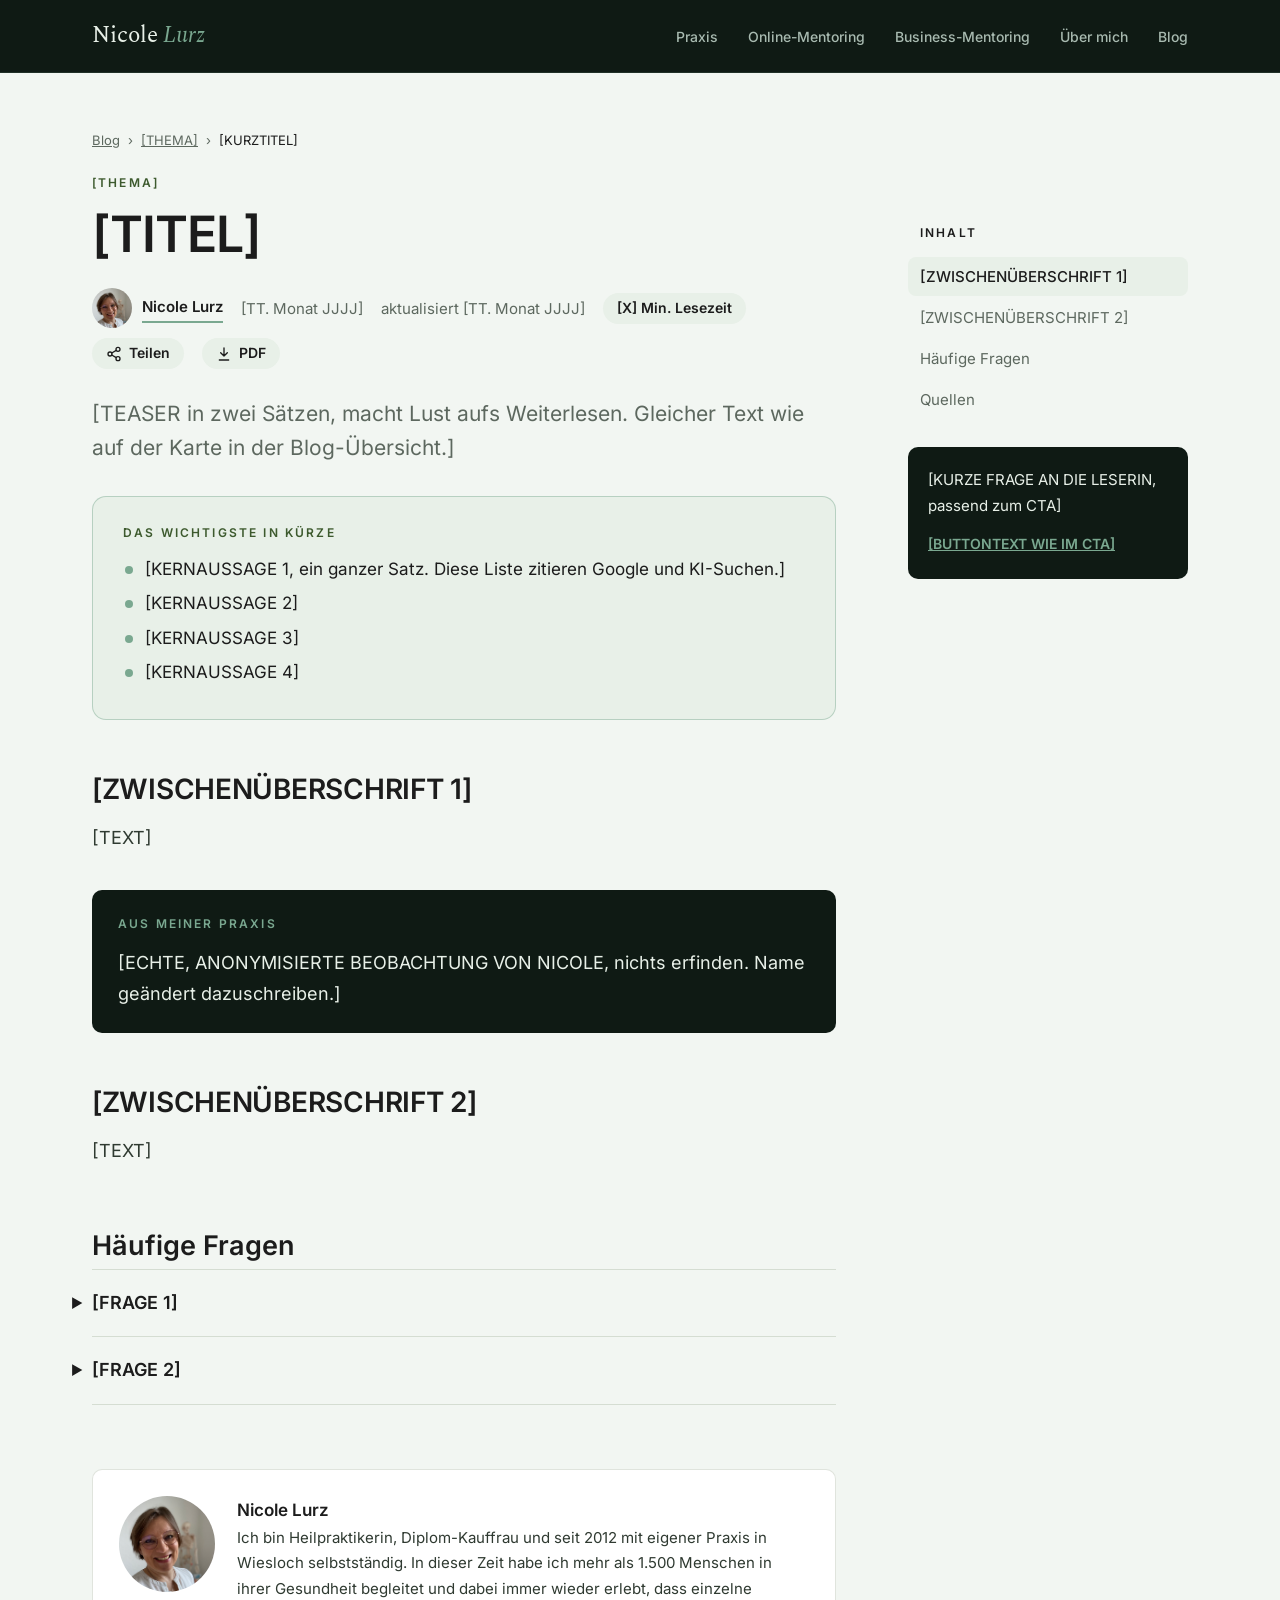
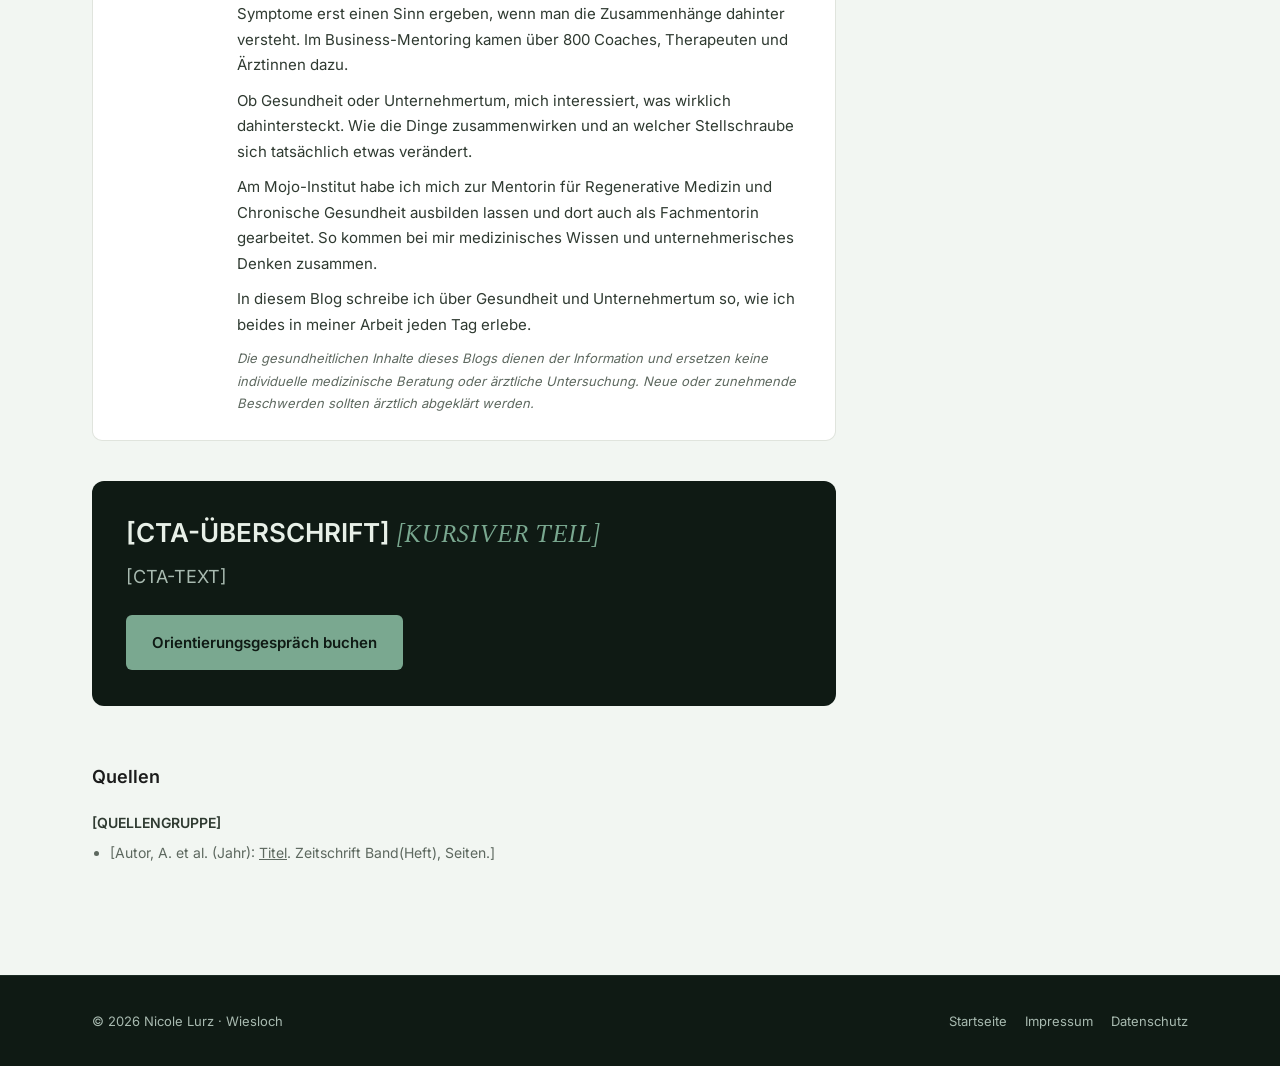
<file: blog/vorlage/index.html>
<!doctype html>
<html lang="de">
<head>
<meta charset="utf-8">
<meta name="viewport" content="width=device-width, initial-scale=1">
<!--
  ARTIKEL-VORLAGE für nicole-lurz.com/blog/ (Layout seit 12.11.2026, Muster: blog/chronisch-krank-2027/)
  So wird ein neuer Artikel angelegt:
  1. Ordner blog/SLUG/ anlegen und diese Datei als index.html hineinkopieren.
  2. Alle [PLATZHALTER] ersetzen, die Zeile mit "noindex" löschen.
  3. Genau EINEN der beiden CTA-Blöcke behalten (Praxis ODER Mentoring), nie beide.
     Der kleine Kasten in der Seitenleiste zeigt auf dasselbe Ziel wie der CTA.
  4. Inhaltsverzeichnis zweimal pflegen: in der Seitenleiste (.toc) und für Handys (.inhalt-mobil).
     Die Anker (#abschnitt-1 ...) müssen zu den id der h2 passen.
  5. Karte in blog/index.html oben in die Artikel-Liste setzen, Adresse in sitemap.xml und llms.txt eintragen.
  "aktualisiert" in der Meta-Leiste bei jeder inhaltlichen Änderung neu setzen (auch dateModified im Schema).
  Kein Artikelbild, das Porträt steht in Autorzeile und Autorenkasten.
  Stil: Du-Form, Stil-Kanon gilt (keine Gedankenstriche, kein Fettdruck im Text). Praxis-Winkel: HWG-Check Pflicht.
  Quellen: nur geprüfte, wo möglich mit DOI-Link.
-->
<meta name="robots" content="noindex">
<title>[TITEL] · Nicole Lurz</title>
<meta name="description" content="[BESCHREIBUNG, 140-160 Zeichen]">
<link rel="canonical" href="https://nicole-lurz.com/blog/[SLUG]/">
<meta property="og:type" content="article">
<meta property="og:url" content="https://nicole-lurz.com/blog/[SLUG]/">
<meta property="og:title" content="[TITEL]">
<meta property="og:description" content="[BESCHREIBUNG]">
<meta property="og:image" content="https://nicole-lurz.com/images/nicole-hero.jpg">
<link rel="icon" href="/favicon.svg" type="image/svg+xml">
<link rel="icon" href="/favicon-32.png" sizes="32x32">
<link rel="apple-touch-icon" href="/favicon-180.png">
<link rel="stylesheet" href="/fonts/fonts.css">
<link rel="stylesheet" href="/blog/blog.css?v=20261113b">
<script type="application/ld+json">
{
  "@context": "https://schema.org",
  "@graph": [
    {
      "@type": "Article",
      "headline": "[TITEL]",
      "description": "[BESCHREIBUNG]",
      "datePublished": "[JJJJ-MM-TT]",
      "dateModified": "[JJJJ-MM-TT]",
      "inLanguage": "de",
      "mainEntityOfPage": "https://nicole-lurz.com/blog/[SLUG]/",
      "image": "https://nicole-lurz.com/images/nicole-hero.jpg",
      "author": {"@id": "https://nicole-lurz.com/#nicole"},
      "publisher": {"@id": "https://nicole-lurz.com/#nicole"}
    },
    {
      "@type": "Person",
      "@id": "https://nicole-lurz.com/#nicole",
      "name": "Nicole Lurz",
      "jobTitle": "Heilpraktikerin, Gesundheits- und Business-Mentorin",
      "url": "https://nicole-lurz.com/",
      "image": "https://nicole-lurz.com/images/nicole-portrait.jpg",
      "sameAs": ["https://naturheilpraxis-lurz.de/", "https://nicole-lurz.de/"]
    },
    {
      "@type": "FAQPage",
      "mainEntity": [
        {"@type": "Question", "name": "[FRAGE 1]", "acceptedAnswer": {"@type": "Answer", "text": "[ANTWORT 1]"}},
        {"@type": "Question", "name": "[FRAGE 2]", "acceptedAnswer": {"@type": "Answer", "text": "[ANTWORT 2]"}}
      ]
    }
  ]
}
</script>
<!-- GoatCounter: anonymer Seitenzähler, keine Cookies, keine personenbezogenen
     Daten, läuft deshalb unabhängig vom Consent-Banner. Domain vor dem Pfad,
     damit sich die Zahlen nicht mit nicole-lurz.de im selben Konto mischen. -->
<script>window.goatcounter = { path: function (p) { return location.host + p } };</script>
<script data-goatcounter="https://nicolelurz.goatcounter.com/count" async src="//gc.zgo.at/count.js"></script>
</head>
<body>

<header class="kopf">
  <div class="wrap">
    <a class="wortmarke" href="/"><span class="lf">Nicole</span><span class="ll">Lurz</span></a>
    <nav aria-label="Hauptmenü">
      <ul>
        <li><a href="/#praxis">Praxis</a></li>
        <li><a href="/#online">Online-Mentoring</a></li>
        <li><a href="/#business">Business-Mentoring</a></li>
        <li><a href="/#ueber">Über mich</a></li>
        <li class="immer"><a href="/blog/">Blog</a></li>
      </ul>
    </nav>
  </div>
</header>

<main>
  <article class="wrap artikel-raster">
    <div class="artikel-haupt">
      <header class="artikel-kopf">
        <p class="brotkrumen"><a href="/blog/">Blog</a> <span>›</span> <a href="/blog/">[THEMA]</a> <span>›</span> <span class="hier">[KURZTITEL]</span></p>
        <p class="eyebrow">[THEMA]</p>
        <h1>[TITEL]</h1>
        <div class="meta-leiste">
          <a class="autor" href="#autorin"><img src="/images/nicole-portrait.jpg" alt="" width="40" height="40"><span>Nicole Lurz</span></a>
          <time datetime="[JJJJ-MM-TT]">[TT. Monat JJJJ]</time>
          <span class="leise">aktualisiert <time datetime="[JJJJ-MM-TT]">[TT. Monat JJJJ]</time></span>
          <span class="pille">[X] Min. Lesezeit</span>
          <button class="pille knopf" type="button" data-teilen><svg width="16" height="16" viewBox="0 0 24 24" fill="none" stroke="currentColor" stroke-width="2" stroke-linecap="round" stroke-linejoin="round" aria-hidden="true"><circle cx="18" cy="5" r="3"/><circle cx="6" cy="12" r="3"/><circle cx="18" cy="19" r="3"/><path d="M8.6 13.5l6.8 4M15.4 6.5l-6.8 4"/></svg><span>Teilen</span></button>
          <button class="pille knopf" type="button" data-pdf><svg width="16" height="16" viewBox="0 0 24 24" fill="none" stroke="currentColor" stroke-width="2" stroke-linecap="round" stroke-linejoin="round" aria-hidden="true"><path d="M12 3v12M7 10l5 5 5-5M5 21h14"/></svg><span>PDF</span></button>
        </div>
        <p class="teaser">[TEASER in zwei Sätzen, macht Lust aufs Weiterlesen. Gleicher Text wie auf der Karte in der Blog-Übersicht.]</p>
      </header>

      <div class="kurz">
        <p class="eyebrow">Das Wichtigste in Kürze</p>
        <ul>
          <li>[KERNAUSSAGE 1, ein ganzer Satz. Diese Liste zitieren Google und KI-Suchen.]</li>
          <li>[KERNAUSSAGE 2]</li>
          <li>[KERNAUSSAGE 3]</li>
          <li>[KERNAUSSAGE 4]</li>
        </ul>
      </div>

      <nav class="inhalt inhalt-mobil" aria-label="Inhalt">
        <strong>Inhalt</strong>
        <ol>
          <li><a href="#abschnitt-1">[ZWISCHENÜBERSCHRIFT 1]</a></li>
          <li><a href="#abschnitt-2">[ZWISCHENÜBERSCHRIFT 2]</a></li>
          <li><a href="#fragen">Häufige Fragen</a></li>
        </ol>
      </nav>

      <div class="text">
        <h2 id="abschnitt-1">[ZWISCHENÜBERSCHRIFT 1]</h2>
        <p>[TEXT]</p>

        <aside class="einblick">
          <p class="eyebrow">Aus meiner Praxis</p>
          <p>[ECHTE, ANONYMISIERTE BEOBACHTUNG VON NICOLE, nichts erfinden. Name geändert dazuschreiben.]</p>
        </aside>

        <h2 id="abschnitt-2">[ZWISCHENÜBERSCHRIFT 2]</h2>
        <p>[TEXT]</p>
      </div>

      <section class="faq" id="fragen">
        <h2>Häufige Fragen</h2>
        <details><summary>[FRAGE 1]</summary><p>[ANTWORT 1]</p></details>
        <details><summary>[FRAGE 2]</summary><p>[ANTWORT 2]</p></details>
      </section>

      <aside class="autorin" id="autorin">
        <img src="/images/nicole-portrait.jpg" alt="Nicole Lurz" loading="lazy">
        <div>
          <p><strong>Nicole Lurz</strong>Ich bin Heilpraktikerin, Diplom-Kauffrau und seit 2012 mit eigener Praxis in Wiesloch selbstständig. In dieser Zeit habe ich mehr als 1.500 Menschen in ihrer Gesundheit begleitet und dabei immer wieder erlebt, dass einzelne Symptome erst einen Sinn ergeben, wenn man die Zusammenhänge dahinter versteht. Im Business-Mentoring kamen über 800 Coaches, Therapeuten und Ärztinnen dazu.</p>
          <p>Ob Gesundheit oder Unternehmertum, mich interessiert, was wirklich dahintersteckt. Wie die Dinge zusammenwirken und an welcher Stellschraube sich tatsächlich etwas verändert.</p>
          <p>Am Mojo-Institut habe ich mich zur Mentorin für Regenerative Medizin und Chronische Gesundheit ausbilden lassen und dort auch als Fachmentorin gearbeitet. So kommen bei mir medizinisches Wissen und unternehmerisches Denken zusammen.</p>
          <p>In diesem Blog schreibe ich über Gesundheit und Unternehmertum so, wie ich beides in meiner Arbeit jeden Tag erlebe.</p>
          <p class="hinweis">Die gesundheitlichen Inhalte dieses Blogs dienen der Information und ersetzen keine individuelle medizinische Beratung oder ärztliche Untersuchung. Neue oder zunehmende Beschwerden sollten ärztlich abgeklärt werden.</p>
        </div>
      </aside>

      <!-- CTA: immer das Orientierungsgespräch, keine Preise nennen (Nicole, 13.11.2026) -->
      <aside class="cta">
        <h2>[CTA-ÜBERSCHRIFT] <em>[KURSIVER TEIL]</em></h2>
        <p>[CTA-TEXT]</p>
        <a class="btn" href="https://kalender.nicole-lurz.com/orientierung">Orientierungsgespräch buchen</a>
      </aside>

      <section class="quellen" id="quellen">
        <h2>Quellen</h2>
        <h3>[QUELLENGRUPPE]</h3>
        <ul>
          <li>[Autor, A. et al. (Jahr): <a href="https://doi.org/[DOI]">Titel</a>. Zeitschrift Band(Heft), Seiten.]</li>
        </ul>
      </section>
    </div>

    <aside class="seitenleiste" aria-label="Inhalt">
      <div class="leiste-innen">
        <nav class="toc">
          <p class="eyebrow">Inhalt</p>
          <a href="#abschnitt-1">[ZWISCHENÜBERSCHRIFT 1]</a>
          <a href="#abschnitt-2">[ZWISCHENÜBERSCHRIFT 2]</a>
          <a href="#fragen">Häufige Fragen</a>
          <a href="#quellen">Quellen</a>
        </nav>
        <div class="leiste-cta">
          <p>[KURZE FRAGE AN DIE LESERIN, passend zum CTA]</p>
          <a href="[GLEICHES ZIEL WIE DER CTA]">[BUTTONTEXT WIE IM CTA]</a>
        </div>
      </div>
    </aside>
  </article>
</main>

<footer class="fuss">
  <div class="wrap">
    <span>© 2026 Nicole Lurz · Wiesloch</span>
    <span><a href="/">Startseite</a><a href="https://nicole-lurz.de/impressum/">Impressum</a><a href="https://nicole-lurz.de/datenschutz/">Datenschutz</a></span>
  </div>
</footer>
<script>
(function(){
  var links=[].slice.call(document.querySelectorAll('.toc a'));
  var ziele=links.map(function(a){return document.querySelector(a.getAttribute('href'))});
  function aktiv(){
    var y=window.scrollY+140, i=0;
    ziele.forEach(function(z,n){ if(z && z.getBoundingClientRect().top+window.scrollY<=y) i=n; });
    links.forEach(function(a,n){ a.classList.toggle('aktiv',n===i); });
  }
  window.addEventListener('scroll',aktiv,{passive:true}); aktiv();
})();
</script>
<script>
(function(){
  var t=document.querySelector('[data-teilen]');
  if(t) t.addEventListener('click',function(){
    var d={title:document.title,url:location.href};
    if(navigator.share){navigator.share(d).catch(function(){});return;}
    var l=t.querySelector('span');
    navigator.clipboard.writeText(location.href).then(function(){l.textContent='Link kopiert';setTimeout(function(){l.textContent='Teilen'},2000)});
  });
  function auf(){[].forEach.call(document.querySelectorAll('details'),function(d){d.open=true})}
  window.addEventListener('beforeprint',auf);
  var p=document.querySelector('[data-pdf]');
  if(p) p.addEventListener('click',function(){auf();window.print()});
})();
</script>
</body>
</html>
</file>
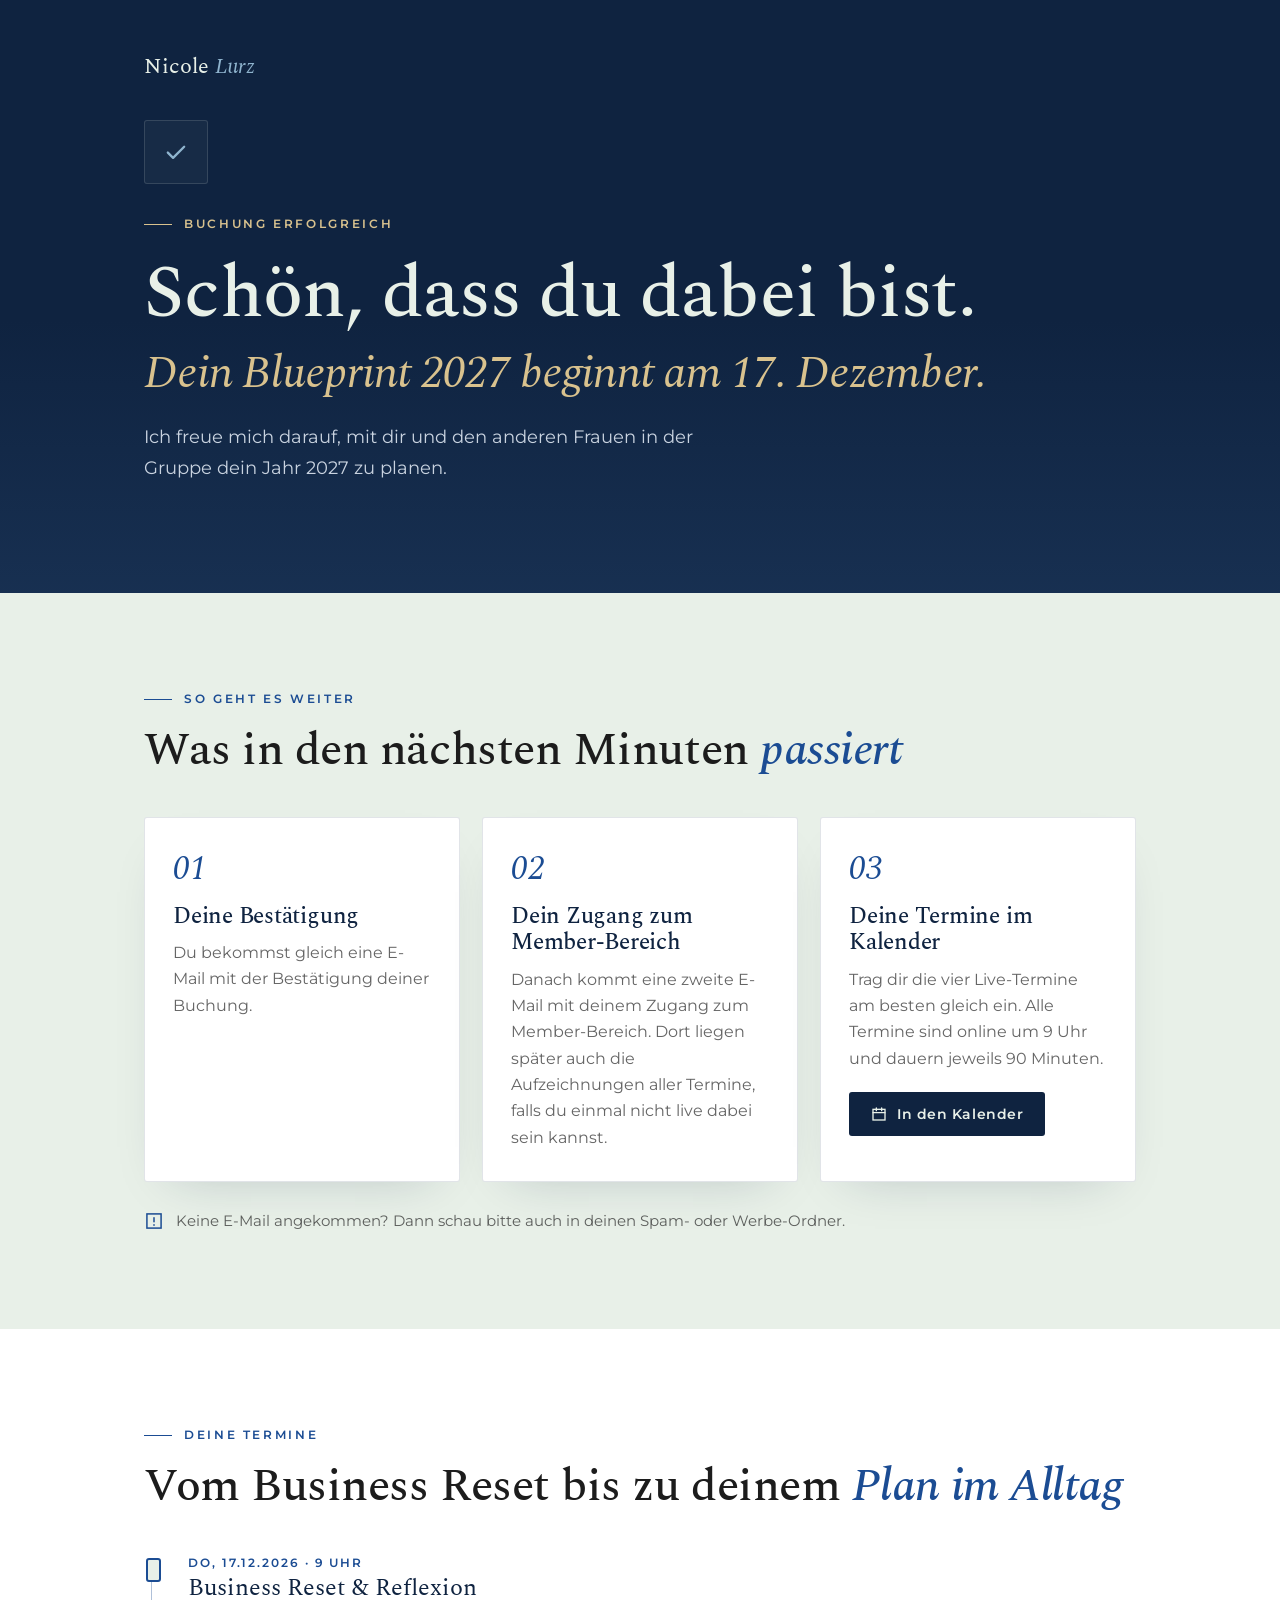
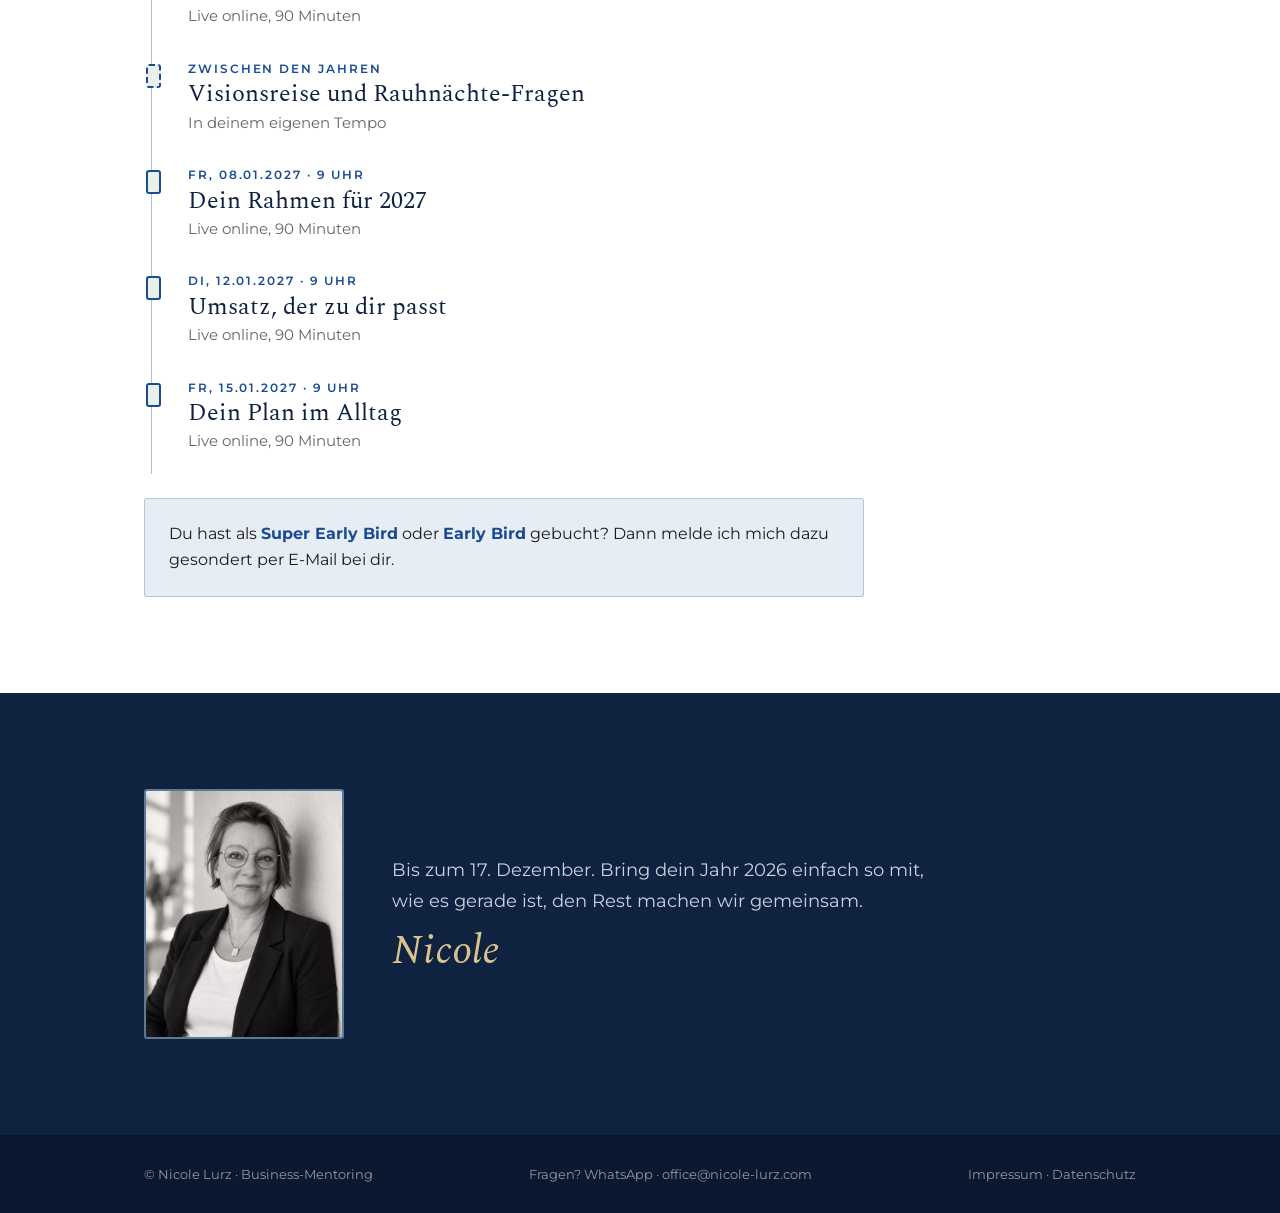
<file: blueprint-2027/danke/index.html>
<!doctype html>
<html lang="de">
<head>
<meta charset="utf-8">
<meta name="viewport" content="width=device-width, initial-scale=1">
<meta name="robots" content="noindex, nofollow">
<title>Danke · Business &amp; Life Blueprint 2027</title>
<link rel="stylesheet" href="../fonts/fonts.css">
<style>
:root{
  --nachtblau:#0F2340;--tiefblau:#1E3A5F;--kupfer:#1B4C93;--kupfer-hell:#D9C28E;--wasserblau:#8FB4CE;
  --papier:#E8F0E8;--offwhite:#FFFFFF;--tinte:#1C1C1C;
  --papier-soft:#C9D3E0;--papier-line:rgba(232,240,232,.14);--tinte-soft:rgba(28,28,28,.68);--line:rgba(15,35,64,.12);
  --serif:'Spectral',Georgia,serif;--sans:'Montserrat',-apple-system,BlinkMacSystemFont,sans-serif;
}
*{margin:0;padding:0;box-sizing:border-box}
html{scroll-behavior:smooth;overflow-x:clip}
body{background:var(--papier);color:var(--tinte);font-family:var(--sans);font-size:17px;line-height:1.7;-webkit-font-smoothing:antialiased}
img{max-width:100%;display:block}
a{color:inherit}
.wrap{max-width:1040px;margin:0 auto;padding:0 24px}
h1,h2,h3{font-family:var(--serif);font-weight:500;line-height:1.15;letter-spacing:-.01em}
.eyebrow{font-size:12px;font-weight:600;letter-spacing:.22em;text-transform:uppercase;color:var(--kupfer);display:flex;align-items:center;gap:12px}
.eyebrow::before{content:"";width:28px;height:1px;background:currentColor}

/* Hero */
.hero{position:relative;background:var(--nachtblau);color:var(--papier);padding:120px 0 110px;overflow:hidden}
.hero::after{content:"";position:absolute;left:0;right:0;bottom:0;height:46%;background:linear-gradient(180deg,transparent,rgba(30,58,95,.55));pointer-events:none}
.hero .wrap{position:relative;z-index:2}
.brand{font-family:var(--serif);font-size:22px;color:var(--papier);text-decoration:none;position:absolute;top:-72px;left:24px}
.brand em{color:var(--wasserblau)}
.check{width:64px;height:64px;border-radius:3px;border:1px solid var(--papier-line);display:grid;place-items:center;margin-bottom:30px;background:rgba(232,240,232,.04)}
.check svg{width:28px;height:28px;stroke:var(--wasserblau);stroke-dasharray:40;stroke-dashoffset:40;animation:draw .9s .3s ease forwards}
@keyframes draw{to{stroke-dashoffset:0}}
.hero .eyebrow{color:var(--kupfer-hell)}
.hero h1{font-size:clamp(40px,6.4vw,74px);margin:18px 0 22px;max-width:980px}
.hero h1 em{display:block;font-style:italic;font-weight:400;color:var(--kupfer-hell);font-size:.62em;margin-top:10px}
.hero p.lead{font-size:18px;color:var(--papier-soft);max-width:620px}

/* Schritte */
section{padding:96px 0}
h2{font-size:clamp(32px,4.4vw,46px);margin:14px 0 40px}
h2 em{font-style:italic;color:var(--kupfer)}
.steps{display:grid;grid-template-columns:repeat(3,1fr);gap:22px;counter-reset:s}
.step{position:relative;background:#fff;border:1px solid var(--line);border-radius:3px;padding:34px 28px 30px;box-shadow:0 20px 50px -30px rgba(15,35,64,.25)}
.step::before{counter-increment:s;content:counter(s,decimal-leading-zero);display:block;font-family:var(--serif);font-style:italic;font-size:34px;color:var(--kupfer);line-height:1;margin-bottom:18px}
.step h3{font-size:23px;color:var(--nachtblau);margin-bottom:10px}
.step p{font-size:15.5px;color:var(--tinte-soft)}
.step .btn{margin-top:20px}
.note{margin-top:26px;font-size:15px;color:var(--tinte-soft);display:flex;gap:12px;align-items:flex-start}
.note svg{flex:0 0 20px;margin-top:3px}

.btn{display:inline-flex;align-items:center;gap:10px;background:var(--nachtblau);color:var(--papier);text-decoration:none;font-family:var(--sans);font-weight:600;font-size:14px;letter-spacing:.04em;padding:13px 22px;border-radius:3px;border:0;cursor:pointer;transition:transform .25s,background .25s}
.btn:hover{background:#1E3A5F;transform:translateY(-2px)}
.btn svg{width:16px;height:16px}

/* Termine */
.dates{background:var(--offwhite)}
.timeline{list-style:none;position:relative;max-width:720px}
.timeline::before{content:"";position:absolute;left:7px;top:10px;bottom:10px;width:1px;background:rgba(27,76,147,.35)}
.timeline li{position:relative;padding:0 0 30px 44px}
.timeline li::before{content:"";position:absolute;left:2px;top:5px;width:11px;height:20px;border-radius:3px;background:var(--papier);border:2px solid var(--kupfer)}
.timeline li.soft::before{border-style:dashed}
.timeline .d{font-size:12px;font-weight:600;letter-spacing:.16em;text-transform:uppercase;color:var(--kupfer)}
.timeline .t{font-family:var(--serif);font-size:24px;color:var(--nachtblau);line-height:1.3}
.timeline .m{font-size:14.5px;color:var(--tinte-soft)}
.early{margin-top:14px;max-width:720px;padding:22px 24px;border-radius:3px;background:rgba(27,76,147,.1);border:1px solid rgba(27,76,147,.25);font-size:15.5px}
.early b{color:var(--kupfer)}

/* Gruss */
.bye{background:var(--nachtblau);color:var(--papier)}
.bye .wrap{display:grid;grid-template-columns:200px 1fr;gap:48px;align-items:center}
.bye img{width:200px;height:250px;border-radius:3px;object-fit:cover;object-position:50% 20%;border:2px solid rgba(143,180,206,.6)}
.bye p{font-size:18px;color:var(--papier-soft);max-width:560px}
.bye .sig{font-family:var(--serif);font-style:italic;font-size:40px;color:var(--kupfer-hell);margin-top:16px;line-height:1}

footer{background:#0A1830;color:rgba(232,240,232,.6);font-size:13px;padding:28px 0}
footer .wrap{display:flex;justify-content:space-between;gap:16px;flex-wrap:wrap}
footer a{text-decoration:none}
footer a:hover{color:var(--papier)}

.reveal{opacity:0;transform:translateY(24px);transition:opacity .8s ease,transform .8s ease}
.reveal.in{opacity:1;transform:none}
@media (prefers-reduced-motion:reduce){.reveal{opacity:1;transform:none;transition:none}.check svg{animation:none;stroke-dashoffset:0}html{scroll-behavior:auto}}

@media (max-width:860px){
  .steps{grid-template-columns:1fr}
  .bye .wrap{grid-template-columns:1fr;gap:28px}
  .bye img{width:150px;height:150px}
}
@media (max-width:640px){
  body{font-size:16px}
  .wrap{padding:0 16px}
  section{padding:72px 0}
  .hero{padding:110px 0 80px}
  .brand{left:16px}
}
</style>
<!-- GoatCounter: anonymer Seitenzähler, keine Cookies, keine personenbezogenen
     Daten, läuft deshalb unabhängig vom Consent-Banner. Domain vor dem Pfad,
     damit sich die Zahlen nicht mit nicole-lurz.de im selben Konto mischen. -->
<script>window.goatcounter = { path: function (p) { return location.host + p } };</script>
<script data-goatcounter="https://nicolelurz.goatcounter.com/count" async src="//gc.zgo.at/count.js"></script>
</head>
<body>

<header class="hero">
  <div class="wrap">
    <a class="brand" href="../">Nicole <em>Lurz</em></a>
    <div class="check"><svg viewBox="0 0 24 24" fill="none" stroke-width="2" stroke-linecap="round" stroke-linejoin="round"><path d="M5 12.5l4.5 4.5L19 7.5"/></svg></div>
    <div class="eyebrow">Buchung erfolgreich</div>
    <h1>Schön, dass du dabei bist.<em>Dein Blueprint 2027 beginnt am 17. Dezember.</em></h1>
    <p class="lead">Ich freue mich darauf, mit dir und den anderen Frauen in der Gruppe dein Jahr 2027 zu planen.</p>
  </div>
</header>

<section>
  <div class="wrap">
    <div class="eyebrow reveal">So geht es weiter</div>
    <h2 class="reveal">Was in den nächsten Minuten <em>passiert</em></h2>
    <div class="steps">
      <div class="step reveal">
        <h3>Deine Bestätigung</h3>
        <p>Du bekommst gleich eine E-Mail mit der Bestätigung deiner Buchung.</p>
      </div>
      <div class="step reveal">
        <h3>Dein Zugang zum Member-Bereich</h3>
        <p>Danach kommt eine zweite E-Mail mit deinem Zugang zum Member-Bereich. Dort liegen später auch die Aufzeichnungen aller Termine, falls du einmal nicht live dabei sein kannst.</p>
      </div>
      <div class="step reveal">
        <h3>Deine Termine im Kalender</h3>
        <p>Trag dir die vier Live-Termine am besten gleich ein. Alle Termine sind online um 9 Uhr und dauern jeweils 90 Minuten.</p>
        <button class="btn" type="button" id="ics"><svg viewBox="0 0 24 24" fill="none" stroke="currentColor" stroke-width="2" stroke-linecap="round"><rect x="3" y="5" width="18" height="16"/><path d="M3 10h18M8 3v4M16 3v4"/></svg>In den Kalender</button>
      </div>
    </div>
    <p class="note reveal"><svg viewBox="0 0 24 24" fill="none" stroke="#1B4C93" stroke-width="1.8" stroke-linecap="round"><rect x="3.500" y="3.500" width="17" height="17"/><path d="M12 8v5M12 16.5v.5"/></svg>Keine E-Mail angekommen? Dann schau bitte auch in deinen Spam- oder Werbe-Ordner.</p>
  </div>
</section>

<section class="dates">
  <div class="wrap">
    <div class="eyebrow reveal">Deine Termine</div>
    <h2 class="reveal">Vom Business Reset bis zu deinem <em>Plan im Alltag</em></h2>
    <ul class="timeline reveal">
      <li><div class="d">Do, 17.12.2026 · 9 Uhr</div><div class="t">Business Reset &amp; Reflexion</div><div class="m">Live online, 90 Minuten</div></li>
      <li class="soft"><div class="d">Zwischen den Jahren</div><div class="t">Visionsreise und Rauhnächte-Fragen</div><div class="m">In deinem eigenen Tempo</div></li>
      <li><div class="d">Fr, 08.01.2027 · 9 Uhr</div><div class="t">Dein Rahmen für 2027</div><div class="m">Live online, 90 Minuten</div></li>
      <li><div class="d">Di, 12.01.2027 · 9 Uhr</div><div class="t">Umsatz, der zu dir passt</div><div class="m">Live online, 90 Minuten</div></li>
      <li><div class="d">Fr, 15.01.2027 · 9 Uhr</div><div class="t">Dein Plan im Alltag</div><div class="m">Live online, 90 Minuten</div></li>
    </ul>
    <p class="early reveal" id="early">Du hast als <b>Super Early Bird</b> oder <b>Early Bird</b> gebucht? Dann melde ich mich dazu gesondert per E-Mail bei dir.</p>
  </div>
</section>

<section class="bye">
  <div class="wrap">
    <img class="reveal" src="../images/nicole-sw.jpg" alt="Nicole Lurz" width="200" height="250" loading="lazy">
    <div class="reveal">
      <p>Bis zum 17. Dezember. Bring dein Jahr 2026 einfach so mit, wie es gerade ist, den Rest machen wir gemeinsam.</p>
      <div class="sig">Nicole</div>
    </div>
  </div>
</section>

<footer>
  <div class="wrap">
    <span>© Nicole Lurz · Business-Mentoring</span>
    <span>Fragen? <a href="https://wa.me/message/QXAYPG3GPUZRF1" target="_blank" rel="noopener">WhatsApp</a> · <a href="mailto:office@nicole-lurz.com">office@nicole-lurz.com</a></span>
    <span><a href="https://nicole-lurz.de/impressum/">Impressum</a> · <a href="https://nicole-lurz.de/datenschutz/">Datenschutz</a></span>
  </div>
</footer>

<script>
(function(){
  // Reveal beim Scrollen
  var els=document.querySelectorAll('.reveal');
  if('IntersectionObserver' in window){
    var io=new IntersectionObserver(function(es){es.forEach(function(e){if(e.isIntersecting){e.target.classList.add('in');io.unobserve(e.target)}})},{threshold:.15});
    els.forEach(function(el){io.observe(el)});
  }else{els.forEach(function(el){el.classList.add('in')})}


  // Kalenderdatei mit den vier Live-Terminen (9:00-10:30 Uhr deutscher Zeit = 8:00-9:30 UTC)
  var termine=[['20261217','Business Reset & Reflexion'],['20270108','Dein Rahmen für 2027'],['20270112','Umsatz, der zu dir passt'],['20270115','Dein Plan im Alltag']];
  document.getElementById('ics').addEventListener('click',function(){
    var now=new Date().toISOString().replace(/[-:]/g,'').split('.')[0]+'Z';
    var lines=['BEGIN:VCALENDAR','VERSION:2.0','PRODID:-//Nicole Lurz//Blueprint 2027//DE','CALSCALE:GREGORIAN','METHOD:PUBLISH'];
    termine.forEach(function(t,i){
      lines.push('BEGIN:VEVENT','UID:blueprint2027-'+(i+1)+'@nicole-lurz.com','DTSTAMP:'+now,'DTSTART:'+t[0]+'T080000Z','DTEND:'+t[0]+'T093000Z',
        'SUMMARY:Blueprint 2027 · '+t[1],'DESCRIPTION:Business & Life Blueprint 2027 mit Nicole Lurz. Live-Termin online.','LOCATION:Online','END:VEVENT');
    });
    lines.push('END:VCALENDAR');
    var blob=new Blob([lines.join('\r\n')],{type:'text/calendar;charset=utf-8'});
    var a=document.createElement('a');a.href=URL.createObjectURL(blob);a.download='blueprint-2027-termine.ics';
    document.body.appendChild(a);a.click();setTimeout(function(){URL.revokeObjectURL(a.href);a.remove()},500);
  });
})();
</script>
</body>
</html>
</file>
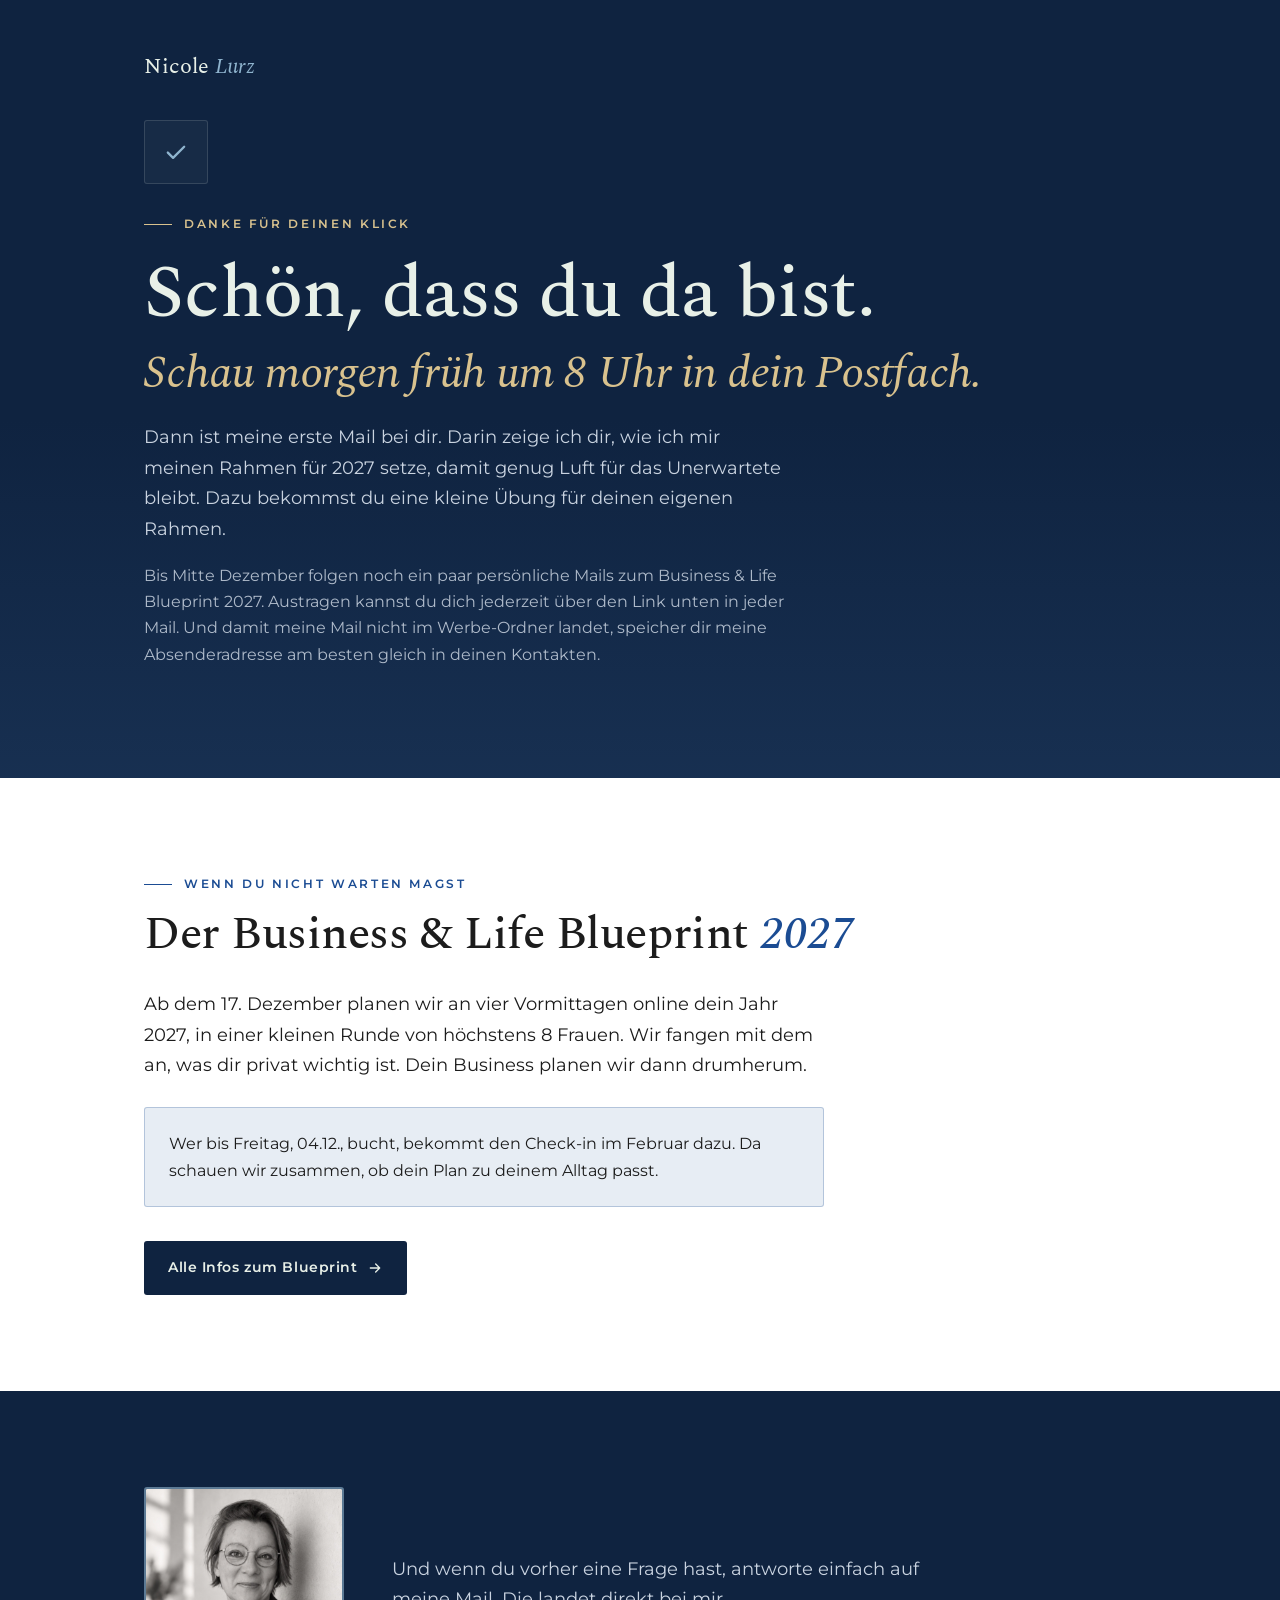
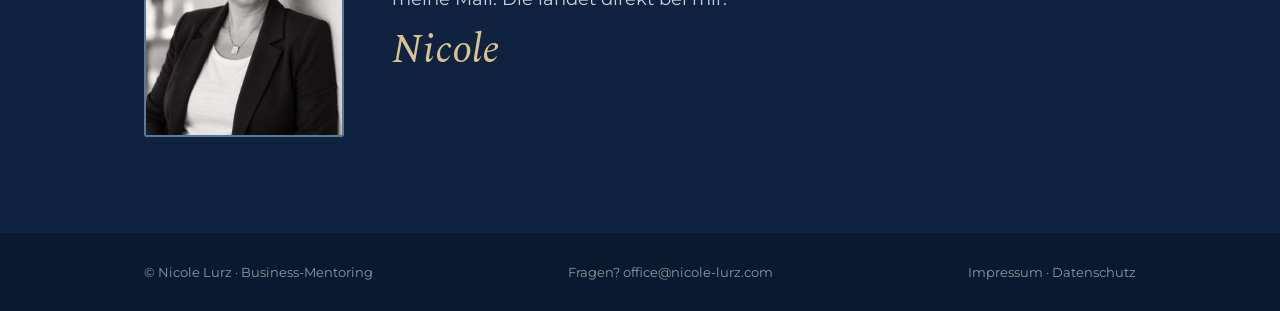
<file: blueprint-2027/ja/index.html>
<!doctype html>
<html lang="de">
<head>
<meta charset="utf-8">
<meta name="viewport" content="width=device-width, initial-scale=1">
<meta name="robots" content="noindex, nofollow">
<title>Danke · Business &amp; Life Blueprint 2027</title>
<link rel="stylesheet" href="../fonts/fonts.css">
<style>
:root{
  --nachtblau:#0F2340;--tiefblau:#1E3A5F;--kupfer:#1B4C93;--kupfer-hell:#D9C28E;--wasserblau:#8FB4CE;
  --papier:#E8F0E8;--offwhite:#FFFFFF;--tinte:#1C1C1C;
  --papier-soft:#C9D3E0;--papier-line:rgba(232,240,232,.14);--tinte-soft:rgba(28,28,28,.68);--line:rgba(15,35,64,.12);
  --serif:'Spectral',Georgia,serif;--sans:'Montserrat',-apple-system,BlinkMacSystemFont,sans-serif;
}
*{margin:0;padding:0;box-sizing:border-box}
html{scroll-behavior:smooth;overflow-x:clip}
body{background:var(--papier);color:var(--tinte);font-family:var(--sans);font-size:17px;line-height:1.7;-webkit-font-smoothing:antialiased}
img{max-width:100%;display:block}
a{color:inherit}
.wrap{max-width:1040px;margin:0 auto;padding:0 24px}
h1,h2{font-family:var(--serif);font-weight:500;line-height:1.15;letter-spacing:-.01em}
.eyebrow{font-size:12px;font-weight:600;letter-spacing:.22em;text-transform:uppercase;color:var(--kupfer);display:flex;align-items:center;gap:12px}
.eyebrow::before{content:"";width:28px;height:1px;background:currentColor}

.hero{position:relative;background:var(--nachtblau);color:var(--papier);padding:120px 0 110px;overflow:hidden}
.hero::after{content:"";position:absolute;left:0;right:0;bottom:0;height:46%;background:linear-gradient(180deg,transparent,rgba(30,58,95,.55));pointer-events:none}
.hero .wrap{position:relative;z-index:2}
.brand{font-family:var(--serif);font-size:22px;color:var(--papier);text-decoration:none;position:absolute;top:-72px;left:24px}
.brand em{color:var(--wasserblau)}
.check{width:64px;height:64px;border-radius:3px;border:1px solid var(--papier-line);display:grid;place-items:center;margin-bottom:30px;background:rgba(232,240,232,.04)}
.check svg{width:28px;height:28px;stroke:var(--wasserblau);stroke-dasharray:40;stroke-dashoffset:40;animation:draw .9s .3s ease forwards}
@keyframes draw{to{stroke-dashoffset:0}}
.hero .eyebrow{color:var(--kupfer-hell)}
.hero h1{font-size:clamp(40px,6.4vw,74px);margin:18px 0 22px;max-width:980px}
.hero h1 em{display:block;font-style:italic;font-weight:400;color:var(--kupfer-hell);font-size:.62em;margin-top:10px}
.hero p.lead{font-size:18px;color:var(--papier-soft);max-width:640px}
.hero p.lead.small{font-size:15.5px;margin-top:18px;opacity:.85}

section{padding:96px 0}
h2{font-size:clamp(32px,4.4vw,46px);margin:14px 0 28px}
h2 em{font-style:italic;color:var(--kupfer)}
.info{background:var(--offwhite)}
.info p.text{max-width:680px;font-size:18px}
.early{margin-top:26px;max-width:680px;padding:22px 24px;border-radius:3px;background:rgba(27,76,147,.1);border:1px solid rgba(27,76,147,.25);font-size:16px}
.early[hidden]{display:none}
.btn{display:inline-flex;align-items:center;gap:10px;margin-top:34px;background:var(--nachtblau);color:var(--papier);text-decoration:none;font-weight:600;font-size:14px;letter-spacing:.04em;padding:15px 24px;border-radius:3px;transition:transform .25s,background .25s}
.btn:hover{background:var(--tiefblau);transform:translateY(-2px)}
.btn svg{width:16px;height:16px}

.bye{background:var(--nachtblau);color:var(--papier)}
.bye .wrap{display:grid;grid-template-columns:200px 1fr;gap:48px;align-items:center}
.bye img{width:200px;height:250px;border-radius:3px;object-fit:cover;object-position:50% 20%;border:2px solid rgba(143,180,206,.6)}
.bye p{font-size:18px;color:var(--papier-soft);max-width:560px}
.bye .sig{font-family:var(--serif);font-style:italic;font-size:40px;color:var(--kupfer-hell);margin-top:16px;line-height:1}

footer{background:#0A1830;color:rgba(232,240,232,.6);font-size:13px;padding:28px 0}
footer .wrap{display:flex;justify-content:space-between;gap:16px;flex-wrap:wrap}
footer a{text-decoration:none}
footer a:hover{color:var(--papier)}

.reveal{opacity:0;transform:translateY(24px);transition:opacity .8s ease,transform .8s ease}
.reveal.in{opacity:1;transform:none}
@media (prefers-reduced-motion:reduce){.reveal{opacity:1;transform:none;transition:none}.check svg{animation:none;stroke-dashoffset:0}html{scroll-behavior:auto}}
@media (max-width:860px){
  .bye .wrap{grid-template-columns:1fr;gap:28px}
  .bye img{width:150px;height:150px}
}
@media (max-width:640px){
  body{font-size:16px}
  .wrap{padding:0 16px}
  section{padding:72px 0}
  .hero{padding:110px 0 80px}
  .brand{left:16px}
  .info p.text,.bye p{font-size:17px}
}
</style>
<!-- GoatCounter: anonymer Seitenzähler, keine Cookies, keine personenbezogenen
     Daten, läuft deshalb unabhängig vom Consent-Banner. Domain vor dem Pfad,
     damit sich die Zahlen nicht mit nicole-lurz.de im selben Konto mischen. -->
<script>window.goatcounter = { path: function (p) { return location.host + p } };</script>
<script data-goatcounter="https://nicolelurz.goatcounter.com/count" async src="//gc.zgo.at/count.js"></script>
</head>
<body>

<header class="hero">
  <div class="wrap">
    <a class="brand" href="../">Nicole <em>Lurz</em></a>
    <div class="check"><svg viewBox="0 0 24 24" fill="none" stroke-width="2" stroke-linecap="round" stroke-linejoin="round"><path d="M5 12.5l4.5 4.5L19 7.5"/></svg></div>
    <div class="eyebrow">Danke für deinen Klick</div>
    <h1>Schön, dass du da bist.<em>Schau <span id="termin">am Samstag, 21.11., um 8 Uhr</span> in dein Postfach.</em></h1>
    <p class="lead">Dann ist meine erste Mail bei dir. Darin zeige ich dir, wie ich mir meinen Rahmen für 2027 setze, damit genug Luft für das Unerwartete bleibt. Dazu bekommst du eine kleine Übung für deinen eigenen Rahmen.</p>
    <p class="lead small">Bis Mitte Dezember folgen noch ein paar persönliche Mails zum Business &amp; Life Blueprint 2027. Austragen kannst du dich jederzeit über den Link unten in jeder Mail. Und damit meine Mail nicht im Werbe-Ordner landet, speicher dir meine Absenderadresse am besten gleich in deinen Kontakten.</p>
  </div>
</header>

<section class="info">
  <div class="wrap">
    <div class="eyebrow reveal">Wenn du nicht warten magst</div>
    <h2 class="reveal">Der Business &amp; Life Blueprint <em>2027</em></h2>
    <p class="text reveal">Ab dem 17. Dezember planen wir an vier Vormittagen online dein Jahr 2027, in einer kleinen Runde von höchstens 8 Frauen. Wir fangen mit dem an, was dir privat wichtig ist. Dein Business planen wir dann drumherum.</p>
    <p class="early reveal" id="sb" hidden>Für die ersten 3 Frauen, die bis Donnerstag, 26.11., buchen, gibt es noch ein exklusives 1:1 mit Kassensturz dazu. Du legst alles auf den Tisch und ich sage dir, wo ich deine Goldnuggets sehe.</p>
    <p class="early reveal" id="eb" hidden>Wer bis Freitag, 04.12., bucht, bekommt den Check-in im Februar dazu. Da schauen wir zusammen, ob dein Plan zu deinem Alltag passt.</p>
    <a class="btn reveal" href="../">Alle Infos zum Blueprint<svg viewBox="0 0 24 24" fill="none" stroke="currentColor" stroke-width="2" stroke-linecap="round" stroke-linejoin="round"><path d="M5 12h14M13 6l6 6-6 6"/></svg></a>
  </div>
</section>

<section class="bye">
  <div class="wrap">
    <img class="reveal" src="../images/nicole-sw.jpg" alt="Nicole Lurz" width="200" height="250" loading="lazy">
    <div class="reveal">
      <p>Und wenn du vorher eine Frage hast, antworte einfach auf meine Mail. Die landet direkt bei mir.</p>
      <div class="sig">Nicole</div>
    </div>
  </div>
</section>

<footer>
  <div class="wrap">
    <span>© Nicole Lurz · Business-Mentoring</span>
    <span>Fragen? <a href="mailto:office@nicole-lurz.com">office@nicole-lurz.com</a></span>
    <span><a href="https://nicole-lurz.de/impressum/">Impressum</a> · <a href="https://nicole-lurz.de/datenschutz/">Datenschutz</a></span>
  </div>
</footer>

<script>
(function(){
  // Bonus-Hinweis nach Datum: Kassensturz bis 26.11., Check-in bis 04.12., danach keiner
  var now=new Date();
  // Wer nach dem ersten Versand klickt, bekommt die erste Mail am nächsten Morgen
  if(now>=new Date('2026-11-21T07:00:00+01:00')){document.getElementById('termin').textContent='morgen früh um 8 Uhr'}
  var sbEnde=new Date('2026-11-27T00:00:00+01:00');
  var ebEnde=new Date('2026-12-05T00:00:00+01:00');
  if(now<sbEnde){document.getElementById('sb').hidden=false}
  else if(now<ebEnde){document.getElementById('eb').hidden=false}

  var els=document.querySelectorAll('.reveal');
  if('IntersectionObserver' in window){
    var io=new IntersectionObserver(function(es){es.forEach(function(e){if(e.isIntersecting){e.target.classList.add('in');io.unobserve(e.target)}})},{threshold:.15});
    els.forEach(function(el){io.observe(el)});
  }else{els.forEach(function(el){el.classList.add('in')})}
})();
</script>
</body>
</html>
</file>
<file: fonts/fonts.css>
@font-face{font-family:'Inter';font-style:normal;font-weight:400;font-display:swap;src:url('inter-400.ttf') format('truetype')}
@font-face{font-family:'Inter';font-style:normal;font-weight:500;font-display:swap;src:url('inter-500.ttf') format('truetype')}
@font-face{font-family:'Inter';font-style:normal;font-weight:600 700;font-display:swap;src:url('inter-600.ttf') format('truetype')}
@font-face{font-family:'Spectral';font-style:normal;font-weight:400;font-display:swap;src:url('spectral-regular.ttf') format('truetype')}
@font-face{font-family:'Spectral';font-style:italic;font-weight:400;font-display:swap;src:url('spectral-italic.ttf') format('truetype')}
@font-face{font-family:'Spectral';font-style:normal;font-weight:500;font-display:swap;src:url('spectral-500.ttf') format('truetype')}
@font-face{font-family:'Spectral';font-style:italic;font-weight:500;font-display:swap;src:url('spectral-500-italic.ttf') format('truetype')}
</file>
<file: blog/blog.css>
/* Blog nicole-lurz.com · Farben aus der Dach-Seite (design.md Online + Praxis-Website) */
:root{
  --tannenmoos:#0F1A14;--karte:#131F18;--dunkelgruen:#1F2D24;
  --seafoam:#7AA890;--seafoam-hover:#95C0A8;--salbei-hell:#A8BAB0;--fastweiss:#E8F0E8;
  --papier:#F2F6F2;--tinte:#1C1C1C;--waldgruen:#3D5A2E;--praxis-salbei:#7A8F4E;
  --text:#2f3a31;--leise:#5d685f;--linie:rgba(61,90,46,.16);
  --serif:"Spectral",Georgia,serif;--sans:"Inter",system-ui,-apple-system,"Segoe UI",sans-serif;
}
*{box-sizing:border-box;margin:0;padding:0}
html{scroll-behavior:smooth}
body{font-family:var(--sans);background:var(--papier);color:var(--tinte);font-size:18px;line-height:1.7;-webkit-font-smoothing:antialiased;min-height:100vh;display:flex;flex-direction:column}
main{flex:1}
img{max-width:100%;display:block}
a{color:var(--waldgruen)}
em{font-family:var(--serif);font-style:italic;font-weight:400}
.wrap{max-width:1160px;margin:0 auto;padding:0 32px}
.schmal{max-width:720px;margin:0 auto}
.eyebrow{font-size:12px;font-weight:600;letter-spacing:.18em;text-transform:uppercase;color:var(--waldgruen)}

/* Kopf */
.kopf{background:var(--tannenmoos);border-bottom:1px solid rgba(122,168,144,.16)}
.kopf .wrap{display:flex;align-items:center;justify-content:space-between;height:72px}
.wortmarke{font-family:var(--serif);font-size:23px;text-decoration:none;color:var(--fastweiss)}
.wortmarke .ll{font-style:italic;color:var(--seafoam);margin-left:.22em}
.kopf nav{display:flex;gap:26px}
.kopf nav a{text-decoration:none;font-size:14px;font-weight:500;color:var(--salbei-hell)}
.kopf nav a:hover,.kopf nav a[aria-current]{color:var(--fastweiss)}

/* Blog-Übersicht */
.blog-hero{padding:96px 0 56px}
.blog-hero h1{font-weight:600;font-size:clamp(34px,4.6vw,54px);line-height:1.1;letter-spacing:-.02em;margin:18px 0 22px;max-width:760px}
.blog-hero h1 em{color:var(--waldgruen)}
.blog-hero p{max-width:640px;color:var(--text)}
.artikel-liste{list-style:none;display:grid;grid-template-columns:repeat(auto-fill,minmax(300px,1fr));gap:24px;padding-bottom:120px}
.karte{display:flex;flex-direction:column;height:100%;background:#fff;border:1px solid var(--linie);border-radius:10px;padding:30px 28px;text-decoration:none;color:var(--tinte);transition:transform .25s ease-out,border-color .25s}
.karte:hover{transform:translateY(-3px);border-color:rgba(61,90,46,.35)}
.karte .eyebrow{margin-bottom:14px}
.karte h2{font-size:22px;font-weight:600;line-height:1.3;margin-bottom:12px}
.karte p{font-size:16px;color:var(--text);flex:1}
.karte .mehr{margin-top:18px;font-size:14px;font-weight:600;color:var(--waldgruen)}
.leer{grid-column:1/-1;padding:40px 32px;border:1px dashed var(--linie);border-radius:10px;color:var(--leise);font-size:16px}

/* Artikel */
.artikel-kopf{padding:72px 0 36px}
.brotkrumen{font-size:13px;color:var(--leise);margin-bottom:22px}
.brotkrumen a{color:var(--leise)}
.artikel-kopf h1{font-weight:600;font-size:clamp(32px,4.4vw,48px);line-height:1.12;letter-spacing:-.02em;margin:14px 0 20px}
.artikel-meta{font-size:14px;color:var(--leise)}
.kurzantwort{background:#fff;border:1px solid var(--linie);border-left:3px solid var(--praxis-salbei);border-radius:0 10px 10px 0;padding:24px 26px;margin:8px 0 40px}
.kurzantwort .eyebrow{margin-bottom:8px}
.kurzantwort p:not(.eyebrow){font-size:17px}
.inhalt{background:var(--fastweiss);border-radius:10px;padding:22px 26px;margin-bottom:48px;font-size:16px}
.inhalt ol{margin:8px 0 0 20px}
.text h2{font-weight:600;font-size:28px;line-height:1.25;letter-spacing:-.01em;margin:52px 0 16px;scroll-margin-top:24px}
.text h3{font-weight:600;font-size:21px;margin:32px 0 10px}
.text p{margin-bottom:20px;color:var(--text)}
.text ul,.text ol{margin:0 0 20px 22px;color:var(--text)}
.text li{margin-bottom:8px}
.einblick{margin:36px 0;padding:24px 26px;background:var(--tannenmoos);color:var(--fastweiss);border-radius:10px}
.einblick .eyebrow{color:var(--seafoam);margin-bottom:8px}
.einblick p{color:var(--fastweiss);margin:0}
.faq{margin-top:56px}
.faq details{border-top:1px solid var(--linie);padding:18px 0}
.faq details:last-child{border-bottom:1px solid var(--linie)}
.faq summary{cursor:pointer;font-weight:600;list-style-position:outside}
.faq details p{margin-top:10px;color:var(--text)}
.autorin{display:grid;grid-template-columns:96px 1fr;gap:22px;align-items:center;margin:64px 0 40px;padding:26px;background:#fff;border:1px solid var(--linie);border-radius:10px}
.autorin img{width:96px;height:96px;border-radius:50%;object-fit:cover;object-position:center 20%}
.autorin p{font-size:15px;color:var(--text)}
.autorin strong{display:block;font-size:17px;color:var(--tinte)}
.cta{margin:0 0 110px;padding:36px 34px;border-radius:12px;background:var(--tannenmoos);color:var(--fastweiss)}
.cta h2{font-weight:600;font-size:26px;line-height:1.25;margin-bottom:12px}
.cta h2 em{color:var(--seafoam)}
.cta p{color:var(--salbei-hell);margin-bottom:22px}
.btn{display:inline-block;padding:15px 26px;border-radius:6px;font-weight:600;font-size:15px;text-decoration:none;background:var(--seafoam);color:var(--tannenmoos)}
.btn:hover{background:var(--seafoam-hover)}
.cta-praxis{background:#fff;color:var(--tinte);border:1px solid var(--linie)}
.cta-praxis h2 em{color:var(--praxis-salbei)}
.cta-praxis p{color:var(--text)}
.cta-praxis .btn{background:var(--waldgruen);color:var(--papier)}

/* Fuß */
.fuss{background:var(--tannenmoos);color:var(--salbei-hell);padding:34px 0;font-size:13px}
.fuss .wrap{display:flex;justify-content:space-between;flex-wrap:wrap;gap:14px}
.fuss a{color:var(--salbei-hell);text-decoration:none;margin-left:18px}
.fuss a:hover{color:var(--fastweiss)}

@media (max-width:560px){
  .wrap{padding:0 16px}
  body{font-size:17px}
  .kopf nav{gap:16px}
  .kopf nav a.weg{display:none}
  .blog-hero{padding:64px 0 40px}
  .artikel-liste{grid-template-columns:1fr}
  .autorin{grid-template-columns:1fr}
  .cta{padding:28px 22px}
  .fuss a{margin:0 18px 0 0}
}
@media (prefers-reduced-motion:reduce){html{scroll-behavior:auto}.karte{transition:none}}

/* Autorenkasten lang, Quellen (ergänzt 12.11.2026) */
.autorin{align-items:start}
.autorin p + p{margin-top:10px}
.autorin .hinweis{font-size:13px;color:var(--leise);font-style:italic}
.quellen{margin:0 0 110px;font-size:14px;color:var(--leise)}
.quellen h2{font-size:18px;font-weight:600;color:var(--tinte);margin-bottom:12px}
.quellen h3{font-size:14px;font-weight:600;color:var(--text);margin:18px 0 6px}
.quellen ul{margin-left:18px}
.quellen li{margin-bottom:6px}
.quellen a{color:var(--leise)}
.cta{margin-bottom:56px}
.einblick p + p{margin-top:14px}

/* Artikel-Layout mit Seitenleiste (12.11.2026, nach Beispiel Nicole) */
.artikel-raster{display:grid;grid-template-columns:minmax(0,760px) 280px;gap:72px;justify-content:space-between}
.artikel-haupt{min-width:0}
.artikel-raster .artikel-kopf{padding:56px 0 32px}
.brotkrumen span{margin:0 4px;color:var(--leise)}
.brotkrumen .hier{color:var(--tinte);margin:0}
.artikel-raster h1{font-size:clamp(32px,4.2vw,50px);line-height:1.1;margin:14px 0 26px}
.autor-zeile{display:flex;align-items:center;gap:14px;margin-bottom:14px;font-size:16px;color:var(--leise)}
.autor-zeile img{width:52px;height:52px;border-radius:50%;object-fit:cover;object-position:center 20%;border:2px solid #fff;box-shadow:0 0 0 1px var(--linie)}
.autor-zeile strong{color:var(--tinte)}
.punkt{margin:0 6px;color:var(--leise)}
.teaser{font-size:21px;line-height:1.6;color:var(--leise);margin-top:28px;font-weight:300}
.kurz{background:var(--fastweiss);border:1px solid rgba(122,168,144,.45);border-radius:14px;padding:26px 30px;margin:0 0 40px}
.kurz .eyebrow{margin-bottom:12px}
.kurz ul{list-style:none}
.kurz li{position:relative;padding-left:22px;margin-bottom:8px;font-size:17px;line-height:1.55}
.kurz li::before{content:"";position:absolute;left:2px;top:.6em;width:8px;height:8px;border-radius:50%;background:var(--seafoam)}
.seitenleiste{padding-top:150px}
.leiste-innen{position:sticky;top:28px}
.toc{display:flex;flex-direction:column;gap:2px}
.toc .eyebrow{color:var(--tinte);margin:0 0 12px 12px}
.toc a{display:block;padding:9px 12px;border-radius:8px;font-size:15px;line-height:1.4;color:var(--leise);text-decoration:none}
.toc a:hover{color:var(--tinte)}
.toc a.aktiv{background:var(--fastweiss);color:var(--tinte);font-weight:500}
.leiste-cta{margin-top:28px;padding:20px;border-radius:10px;background:var(--tannenmoos)}
.leiste-cta p{color:var(--fastweiss);font-size:15px;margin-bottom:10px}
.leiste-cta a{color:var(--seafoam);font-weight:600;font-size:14px}
.inhalt-mobil{display:none}
@media (max-width:1000px){
  .artikel-raster{grid-template-columns:1fr;gap:0}
  .seitenleiste{display:none}
  .inhalt-mobil{display:block}
}
@media (max-width:560px){.teaser{font-size:18px}.kurz{padding:22px 20px}}

/* Meta-Leiste mit Teilen und PDF (12.11.2026) */
.meta-leiste{display:flex;flex-wrap:wrap;align-items:center;gap:10px 18px;font-size:15px;color:var(--leise);margin-top:4px}
.meta-leiste .autor{display:inline-flex;align-items:center;gap:10px;color:var(--tinte);font-weight:600;text-decoration:none}
.meta-leiste .autor img{width:40px;height:40px;border-radius:50%;object-fit:cover;object-position:center 20%}
.meta-leiste .autor span{border-bottom:2px solid var(--seafoam);padding-bottom:1px}
.meta-leiste .leise{color:var(--leise)}
.pille{display:inline-flex;align-items:center;gap:7px;padding:7px 14px;border-radius:999px;background:var(--fastweiss);color:var(--tinte);font:600 14px/1.2 var(--sans);border:0}
.knopf{cursor:pointer;transition:background .2s}
.knopf:hover{background:#dbe7dd}
.knopf svg{flex:none}
@media (max-width:560px){.meta-leiste{gap:10px 12px;font-size:14px}}
@media print{
  .kopf,.fuss,.seitenleiste,.inhalt-mobil,.cta,.knopf,.brotkrumen{display:none!important}
  body{background:#fff;font-size:11pt;display:block}
  .artikel-raster{display:block;max-width:none;padding:0}
  .artikel-raster .artikel-kopf{padding-top:0}
  .einblick{background:#fff;color:var(--tinte);border:1px solid var(--linie)}
  .einblick p{color:var(--tinte)}
  .kurz,.autorin,.einblick{break-inside:avoid}
  .quellen{margin-bottom:0}
  .quellen a{color:var(--leise)}
}

/* Blog-Übersicht: Kopftext und Themen (12.11.2026) */
.blog-hero p + p{margin-top:14px}
.kategorien{padding-bottom:56px}
.kategorien .eyebrow{margin-bottom:18px}
.kat-raster{display:grid;grid-template-columns:repeat(2,minmax(0,1fr));gap:0 48px;border-top:1px solid var(--linie)}
.kategorie{display:flex;gap:22px;align-items:flex-start;text-align:left;background:none;border:0;border-bottom:1px solid var(--linie);padding:24px 8px;font:inherit;color:inherit;cursor:pointer;border-radius:0;transition:background .2s}
.kategorie:hover{background:rgba(232,240,232,.6)}
.kategorie.aktiv{background:var(--fastweiss)}
.kat-bild{flex:none;width:88px;height:88px;border-radius:18px;display:grid;place-items:center;background:linear-gradient(145deg,var(--fastweiss),#d4e3d8);color:var(--waldgruen)}
.kat-bild svg{width:38px;height:38px}
.kat-bild img{width:100%;height:100%;object-fit:cover;border-radius:18px}
.kat-text strong{display:block;font-size:20px;font-weight:600;line-height:1.3;margin:4px 0 6px;color:var(--tinte)}
.kat-text span{font-size:16px;line-height:1.55;color:var(--text)}
.liste-kopf{display:flex;align-items:baseline;justify-content:space-between;gap:16px;margin-bottom:22px;scroll-margin-top:24px}
.liste-kopf h2{font-size:24px;font-weight:600;scroll-margin-top:24px}
.alle{background:none;border:0;font:600 14px var(--sans);color:var(--waldgruen);cursor:pointer;text-decoration:underline}
.artikel-liste li[hidden]{display:none}
@media (max-width:760px){.kat-raster{grid-template-columns:1fr}.kat-bild{width:64px;height:64px;border-radius:14px}.kat-bild svg{width:30px;height:30px}.kat-text strong{font-size:18px}}

/* Hauptmenü wie auf der Startseite (12.11.2026) */
.kopf ul{display:flex;gap:30px;list-style:none}
.kopf ul a{text-decoration:none;font-size:14px;font-weight:500;color:var(--salbei-hell);transition:color .2s}
.kopf ul a:hover,.kopf ul a[aria-current]{color:var(--fastweiss)}
@media (max-width:960px){.kopf ul li:not(.immer){display:none}}

/* ===== Blog-Startseite mit allen drei Welten (13.11.2026) ===== */
:root{--nachtblau:#0F2340;--tiefblau:#1E3A5F;--kupfer:#B85450;--kupfer-hell:#D98A85;--papier-warm:#FAF7F0;--fliesstext-hell:#CDD9CF}
.kopf ul,.kopf nav ul{margin:0;padding:0}
/* Kopf */
.start-hero{background:radial-gradient(90% 120% at 100% 0%,var(--dunkelgruen) 0%,var(--tannenmoos) 55%);color:var(--fliesstext-hell);padding:88px 0 96px;overflow:hidden}
.start-raster{display:grid;grid-template-columns:minmax(0,1.2fr) minmax(0,.8fr);gap:56px;align-items:center}
.start-hero .eyebrow{color:var(--seafoam);margin-bottom:22px}
.start-hero h1{font-weight:600;color:var(--fastweiss);font-size:clamp(40px,5.6vw,72px);line-height:1.04;letter-spacing:-.025em;margin-bottom:30px}
.start-hero h1 em{display:block;font-size:1.08em;color:var(--seafoam);letter-spacing:-.01em;background:linear-gradient(90deg,var(--praxis-salbei),var(--seafoam) 45%,var(--kupfer-hell));-webkit-background-clip:text;background-clip:text;-webkit-text-fill-color:transparent;padding-bottom:.08em}
.start-hero p{max-width:580px;margin-bottom:14px;font-size:17px}
.start-hero .start-intro{font-family:var(--serif);font-style:italic;font-size:23px;line-height:1.5;color:var(--fastweiss);margin-bottom:22px}
.faeden{position:relative;width:100%;max-width:420px;aspect-ratio:1;justify-self:end}
.faeden svg{position:absolute;inset:0;width:100%;height:100%;overflow:visible}
.faeden .f{fill:none;stroke-width:2.4;stroke-linecap:round;stroke-dasharray:1;stroke-dashoffset:1;animation:zeichnen 2.6s cubic-bezier(.45,.05,.3,1) forwards}
.f-praxis{stroke:var(--praxis-salbei)}
.f-online{stroke:var(--seafoam);animation-delay:.25s!important}
.f-business{stroke:var(--kupfer-hell);animation-delay:.5s!important}
@keyframes zeichnen{to{stroke-dashoffset:0}}
.faeden img{position:absolute;left:51%;top:50%;width:46%;aspect-ratio:1;transform:translateY(-50%);border-radius:50%;object-fit:cover;object-position:center 22%;border:4px solid var(--tannenmoos);box-shadow:0 0 0 2px var(--seafoam),0 20px 50px -20px rgba(0,0,0,.6)}
.faeden-name{position:absolute;left:51%;width:46%;bottom:6%;text-align:center;font-size:13px!important;color:var(--salbei-hell);margin:0!important}
.faeden-name strong{display:block;font-family:var(--serif);font-style:italic;font-weight:400;font-size:19px;color:var(--fastweiss)}
/* Themen-Mosaik */
.themen{padding:88px 0 72px;background:var(--papier)}
.themen-kopf{display:flex;align-items:baseline;justify-content:space-between;gap:20px;flex-wrap:wrap;margin-bottom:32px}
.themen-kopf h2{font-weight:600;font-size:clamp(28px,3.4vw,42px);letter-spacing:-.02em;line-height:1.15}
.themen-kopf h2 em{color:var(--kupfer)}
.themen-raster{display:grid;grid-template-columns:repeat(4,minmax(0,1fr));gap:18px}
.thema{position:relative;display:flex;flex-direction:column;align-items:flex-start;text-align:left;border:0;border-radius:16px;padding:26px 24px 24px;font:inherit;cursor:pointer;min-height:290px;overflow:hidden;transition:transform .25s ease-out,box-shadow .25s}
.thema::after{content:"";position:absolute;left:24px;right:24px;top:0;height:4px;border-radius:0 0 4px 4px;background:var(--akzent)}
.thema:hover{transform:translateY(-5px);box-shadow:0 22px 40px -26px rgba(15,26,20,.55)}
.thema.aktiv{box-shadow:0 0 0 3px var(--akzent)}
.th-kopf{display:flex;justify-content:space-between;align-items:center;width:100%;margin-bottom:26px}
.th-nr{font-family:var(--serif);font-style:italic;font-size:46px;line-height:1;color:var(--akzent)}
.th-icon{width:44px;height:44px;border-radius:12px;display:grid;place-items:center;background:var(--icon-bg);color:var(--akzent)}
.th-icon svg{width:22px;height:22px}
.thema strong{font-size:21px;font-weight:600;line-height:1.25;margin-bottom:10px;color:var(--titel)}
.thema strong em{display:block;color:var(--akzent)}
.th-text{font-size:15px;line-height:1.55;color:var(--txt);flex:1}
.th-mehr{margin-top:18px;font-size:13px;font-weight:600;letter-spacing:.04em;color:var(--akzent)}
.th-gesundheit{--akzent:var(--waldgruen);--titel:var(--tinte);--txt:var(--text);--icon-bg:rgba(122,143,78,.16);background:#fff;border:1px solid var(--linie)}
.th-gesundheit .th-nr{color:var(--praxis-salbei)}
.th-persoenlichkeit{--akzent:var(--seafoam);--titel:var(--fastweiss);--txt:var(--salbei-hell);--icon-bg:rgba(122,168,144,.15);background:var(--tannenmoos)}
.th-business{--akzent:var(--kupfer-hell);--titel:var(--papier-warm);--txt:#c9d3e0;--icon-bg:rgba(217,138,133,.15);background:radial-gradient(120% 90% at 0% 0%,var(--tiefblau) 0%,var(--nachtblau) 65%)}
.th-einblicke{--akzent:var(--kupfer);--titel:var(--tinte);--txt:var(--text);--icon-bg:rgba(184,84,80,.12);background:var(--papier-warm);border:1px solid rgba(184,84,80,.18)}
/* Liste */
.liste-kopf h2{font-family:var(--serif);font-style:italic;font-weight:400;font-size:30px}
.artikel-liste{padding-bottom:96px}
.artikel-liste li:first-child:not([hidden]){grid-column:1/-1}
.artikel-liste li:first-child .karte{position:relative;overflow:hidden;background:var(--tannenmoos);border:0;color:var(--fastweiss);padding:48px 52px;display:grid;grid-template-columns:minmax(0,1.4fr) minmax(0,1fr);gap:14px 56px;align-items:end}
.artikel-liste li:first-child .karte::after{content:"";position:absolute;inset:0 0 auto 0;height:5px;background:linear-gradient(90deg,var(--praxis-salbei) 0 33.3%,var(--seafoam) 33.3% 66.6%,var(--kupfer) 66.6%)}
.artikel-liste li:first-child .karte::before{content:"Neu im Blog";grid-column:1/-1;justify-self:start;font-size:12px;font-weight:600;letter-spacing:.08em;text-transform:uppercase;color:var(--nachtblau);background:var(--kupfer-hell);padding:5px 11px;border-radius:999px;margin-bottom:8px}
.artikel-liste li:first-child .karte .eyebrow{color:var(--seafoam);grid-column:1/-1}
.artikel-liste li:first-child .karte h2{font-size:clamp(28px,3.2vw,40px);line-height:1.12;letter-spacing:-.02em;color:var(--fastweiss);margin:0}
.artikel-liste li:first-child .karte p:not(.eyebrow){color:var(--salbei-hell);font-size:17px}
.artikel-liste li:first-child .karte .mehr{color:var(--seafoam);grid-column:2}
.karte[data-k]{}
/* Über mich */
.autorin-band{position:relative;background:radial-gradient(120% 120% at 0% 0%,var(--tiefblau) 0%,var(--nachtblau) 60%);padding:72px 0}
.drei-faeden{position:absolute;inset:0 0 auto 0;height:5px;background:linear-gradient(90deg,var(--praxis-salbei) 0 33.3%,var(--seafoam) 33.3% 66.6%,var(--kupfer) 66.6%)}
.autorin-band .wrap{display:grid;grid-template-columns:150px minmax(0,1fr);gap:44px;align-items:center;max-width:980px}
.autorin-band img{width:150px;height:150px;border-radius:50%;object-fit:cover;object-position:center 20%;border:4px solid var(--nachtblau);box-shadow:0 0 0 2px var(--kupfer-hell)}
.autorin-band .eyebrow{color:var(--kupfer-hell);margin-bottom:12px}
.autorin-band p:not(.eyebrow){font-family:var(--serif);font-size:22px;line-height:1.55;color:var(--papier-warm);margin-bottom:18px}
.autorin-band a{color:var(--kupfer-hell);font-weight:600;font-size:15px}
.fuss{border-top:1px solid rgba(122,168,144,.12)}
@media (max-width:1100px){.themen-raster{grid-template-columns:repeat(2,minmax(0,1fr))}.thema{min-height:0}}
@media (max-width:900px){
  .start-raster{grid-template-columns:1fr;gap:24px}
  .faeden{max-width:300px;justify-self:start;order:-1}
  .artikel-liste li:first-child .karte{grid-template-columns:1fr;padding:34px 28px}
  .artikel-liste li:first-child .karte .mehr{grid-column:1}
}
@media (max-width:560px){
  .start-hero{padding:48px 0 64px}
  .start-hero .start-intro{font-size:20px}
  .themen{padding:56px 0 48px}
  .themen-raster{grid-template-columns:1fr}
  .autorin-band .wrap{grid-template-columns:1fr;gap:22px}
  .autorin-band img{width:104px;height:104px}
  .autorin-band p:not(.eyebrow){font-size:19px}
}
@media (prefers-reduced-motion:reduce){.faeden .f{animation:none;stroke-dashoffset:0}.thema{transition:none}}
.themen-kopf{flex-direction:column;align-items:flex-start;gap:10px}
.faeden .f{stroke-width:3}
/* Weiterlesen im Artikel (13.11.2026) */
.weiter{margin-top:56px}
.weiter h2{font-size:24px;font-weight:600;margin-bottom:16px}
.weiter-liste{display:grid;grid-template-columns:repeat(auto-fill,minmax(220px,1fr));gap:14px}
.weiter-liste a{display:flex;flex-direction:column;gap:8px;background:#fff;border:1px solid var(--linie);border-radius:12px;padding:20px;text-decoration:none;color:var(--tinte);transition:transform .2s,border-color .2s}
.weiter-liste a:hover{transform:translateY(-3px);border-color:var(--waldgruen)}
.weiter-liste small{font-size:11px;font-weight:600;letter-spacing:.14em;text-transform:uppercase;color:var(--waldgruen)}
.weiter-liste strong{font-size:17px;line-height:1.35}

/* Grafiken im Artikel (seit 13.11.2026) */
.abb{margin:32px 0;padding:22px 18px 14px;background:#fff;border:1px solid var(--linie);border-radius:10px}
.abb-bild{overflow-x:auto;-webkit-overflow-scrolling:touch}
.abb svg{display:block;width:100%;min-width:520px;height:auto;font-family:var(--sans)}
.abb figcaption{font-size:13px;line-height:1.5;color:var(--leise);margin-top:8px}
.einblick .fall-hinweis{font-size:13px;color:var(--salbei-hell);margin:14px 0 0}
@media print{.abb{break-inside:avoid}.abb-bild{overflow:visible}.abb svg{min-width:0}}
</file>
<file: blueprint-2027/fonts/fonts.css>
@font-face{font-family:'Spectral';font-style:normal;font-weight:400;font-display:swap;src:url('spectral-regular.ttf') format('truetype')}
@font-face{font-family:'Spectral';font-style:italic;font-weight:400;font-display:swap;src:url('spectral-italic.ttf') format('truetype')}
@font-face{font-family:'Spectral';font-style:normal;font-weight:500;font-display:swap;src:url('spectral-500.ttf') format('truetype')}
@font-face{font-family:'Spectral';font-style:italic;font-weight:500;font-display:swap;src:url('spectral-500-italic.ttf') format('truetype')}
@font-face{font-family:'Spectral';font-style:normal;font-weight:600;font-display:swap;src:url('spectral-600.ttf') format('truetype')}
@font-face{font-family:'Montserrat';font-style:normal;font-weight:400;font-display:swap;src:url('Montserrat-400.ttf') format('truetype')}
@font-face{font-family:'Montserrat';font-style:normal;font-weight:500;font-display:swap;src:url('Montserrat-500.ttf') format('truetype')}
@font-face{font-family:'Montserrat';font-style:normal;font-weight:600;font-display:swap;src:url('Montserrat-600.ttf') format('truetype')}
@font-face{font-family:'Montserrat';font-style:normal;font-weight:700;font-display:swap;src:url('Montserrat-700.ttf') format('truetype')}
</file>
